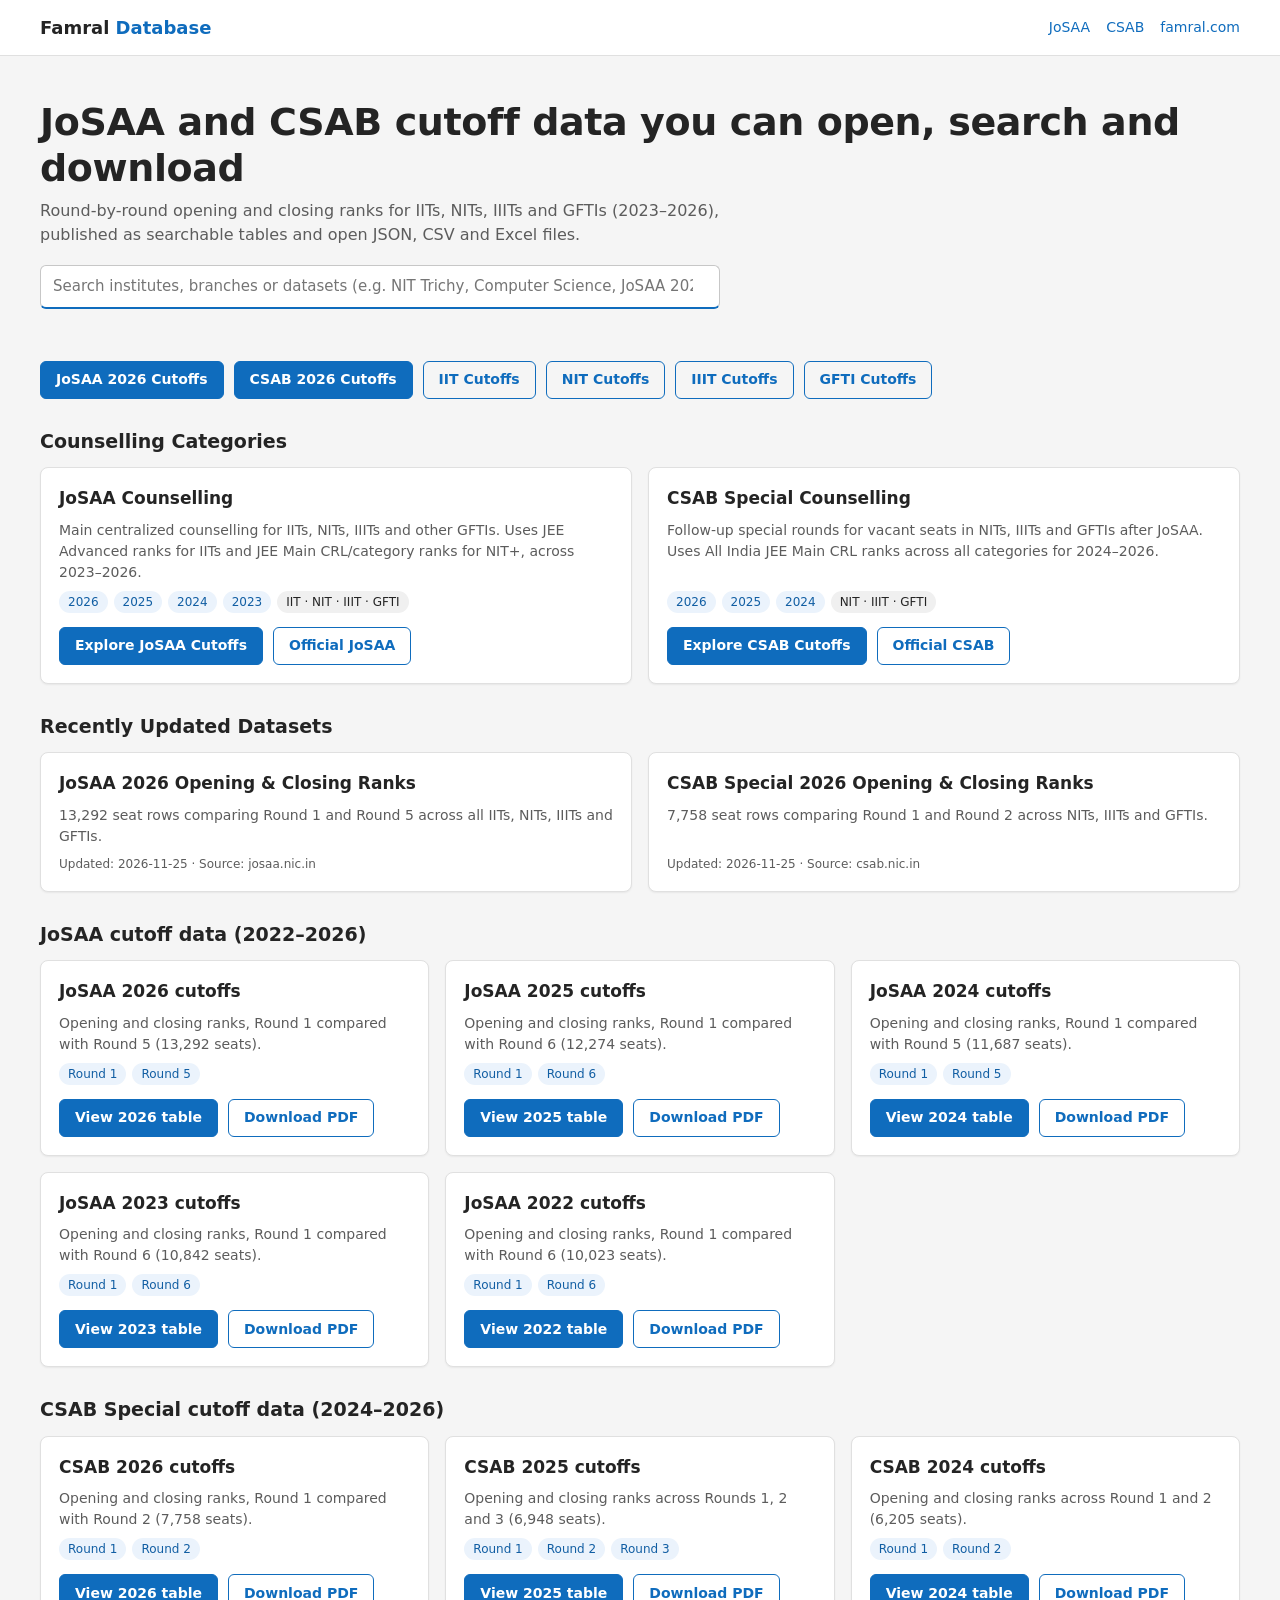
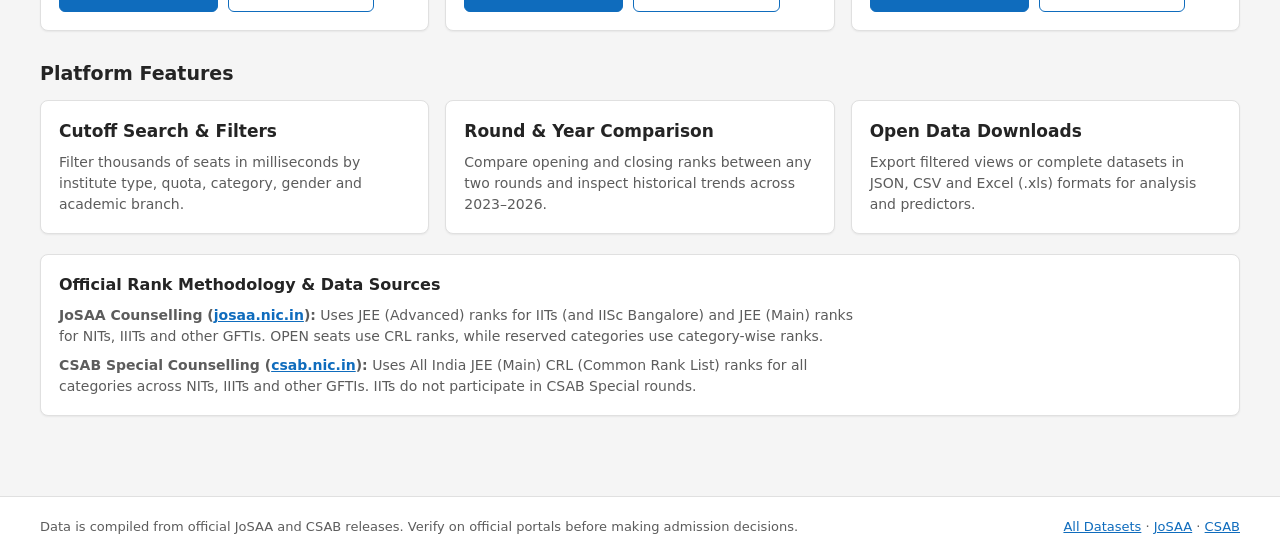
<file: index.html>
<!DOCTYPE html>
<html lang="en">

<head>
  <meta charset="UTF-8">
  <meta name="viewport" content="width=device-width, initial-scale=1">
  <title>JoSAA &amp; CSAB Cutoff Data 2023–2026 | Famral Database</title>
  <meta name="description"
    content="Search JoSAA 2026, 2025, 2024, 2023 and CSAB Special 2026, 2025, 2024 opening and closing ranks for IITs, NITs, IIITs and GFTIs. Compare rounds and download JSON, CSV or Excel.">
  <meta name="robots" content="index, follow, max-snippet:-1, max-image-preview:large">
  <meta name="theme-color" content="#0f6cbd">
  <link rel="canonical" href="https://database.famral.com/">
  <link rel="icon"
    href="data:image/svg+xml,%3Csvg xmlns='http://www.w3.org/2000/svg' viewBox='0 0 32 32'%3E%3Crect width='32' height='32' rx='6' fill='%230f6cbd'/%3E%3Ctext x='16' y='23' font-family='Segoe UI,Arial' font-size='20' font-weight='700' text-anchor='middle' fill='white'%3EF%3C/text%3E%3C/svg%3E">

  <meta property="og:type" content="website">
  <meta property="og:site_name" content="Famral Database">
  <meta property="og:title" content="JoSAA &amp; CSAB Cutoff Data 2023–2026 | Famral Database">
  <meta property="og:description"
    content="Search JoSAA and CSAB Special opening and closing ranks for IITs, NITs, IIITs and GFTIs. Compare rounds, explore institute cutoffs and download JSON, CSV or Excel.">
  <meta property="og:url" content="https://database.famral.com/">
  <meta property="og:locale" content="en_IN">
  <meta name="twitter:card" content="summary">
  <meta name="twitter:title" content="JoSAA &amp; CSAB Cutoff Data 2023–2026 | Famral Database">
  <meta name="twitter:description"
    content="Search JoSAA and CSAB Special opening and closing ranks for IITs, NITs, IIITs and GFTIs. Compare rounds, explore institute cutoffs and download JSON, CSV or Excel.">

  <script type="application/ld+json">
[
  {
    "@context": "https://schema.org",
    "@type": "WebSite",
    "name": "Famral Database",
    "url": "https://database.famral.com/",
    "publisher": {
      "@type": "Organization",
      "name": "Famral",
      "url": "https://www.famral.com/"
    }
  },
  {
    "@context": "https://schema.org",
    "@type": "CollectionPage",
    "name": "JoSAA & CSAB Cutoff Data 2023–2026 | Famral Database",
    "description": "Free JoSAA and CSAB opening and closing rank data for 2023 to 2026, round by round. View searchable tables or download JSON, CSV and Excel files.",
    "url": "https://database.famral.com/",
    "isPartOf": {
      "@type": "WebSite",
      "url": "https://database.famral.com/"
    },
    "mainEntity": {
      "@type": "ItemList",
      "itemListElement": [
        { "@type": "ListItem", "position": 1, "name": "JoSAA 2026 cutoffs", "url": "https://database.famral.com/josaa/cutoff/2026" },
        { "@type": "ListItem", "position": 2, "name": "JoSAA 2025 cutoffs", "url": "https://database.famral.com/josaa/cutoff/2025" },
        { "@type": "ListItem", "position": 3, "name": "JoSAA 2024 cutoffs", "url": "https://database.famral.com/josaa/cutoff/2024" },
        { "@type": "ListItem", "position": 4, "name": "JoSAA 2023 cutoffs", "url": "https://database.famral.com/josaa/cutoff/2023" },
        { "@type": "ListItem", "position": 5, "name": "JoSAA 2022 cutoffs", "url": "https://database.famral.com/josaa/cutoff/2022" },
        { "@type": "ListItem", "position": 6, "name": "CSAB 2026 cutoffs", "url": "https://database.famral.com/csab/cutoff/2026" },
        { "@type": "ListItem", "position": 7, "name": "CSAB 2025 cutoffs", "url": "https://database.famral.com/csab/cutoff/2025" },
        { "@type": "ListItem", "position": 8, "name": "CSAB 2024 cutoffs", "url": "https://database.famral.com/csab/cutoff/2024" }
      ]
    }
  },
  {
    "@context": "https://schema.org",
    "@type": "Dataset",
    "name": "JoSAA 2026 cutoffs: opening and closing ranks",
    "description": "JoSAA 2026 round-by-round opening and closing ranks for every IIT, NIT, IIIT and GFTI seat across quotas, categories and genders.",
    "url": "https://database.famral.com/josaa/cutoff/2026",
    "license": "https://creativecommons.org/licenses/by/4.0/",
    "creator": { "@type": "Organization", "name": "Famral", "url": "https://www.famral.com/" },
    "temporalCoverage": "2026",
    "keywords": ["JoSAA", "JoSAA 2026 cutoff", "IIT cutoff", "NIT cutoff", "opening rank", "closing rank", "2026"],
    "distribution": [{ "@type": "DataDownload", "encodingFormat": "application/json", "contentUrl": "https://database.famral.com/josaa/cutoff/2026.json" }]
  },
  {
    "@context": "https://schema.org",
    "@type": "Dataset",
    "name": "JoSAA 2025 cutoffs: opening and closing ranks",
    "description": "JoSAA 2025 round-by-round opening and closing ranks for every IIT, NIT, IIIT and GFTI seat across quotas, categories and genders.",
    "url": "https://database.famral.com/josaa/cutoff/2025",
    "license": "https://creativecommons.org/licenses/by/4.0/",
    "creator": { "@type": "Organization", "name": "Famral", "url": "https://www.famral.com/" },
    "temporalCoverage": "2025",
    "keywords": ["JoSAA", "cutoff", "opening rank", "closing rank", "2025"],
    "distribution": [{ "@type": "DataDownload", "encodingFormat": "application/json", "contentUrl": "https://database.famral.com/josaa/cutoff/2025.json" }]
  },
  {
    "@context": "https://schema.org",
    "@type": "Dataset",
    "name": "JoSAA 2024 cutoffs: opening and closing ranks",
    "description": "JoSAA 2024 opening and closing ranks comparing Round 1 and Round 5 for every IIT, NIT, IIIT and GFTI seat across quotas and categories.",
    "url": "https://database.famral.com/josaa/cutoff/2024",
    "license": "https://creativecommons.org/licenses/by/4.0/",
    "creator": { "@type": "Organization", "name": "Famral", "url": "https://www.famral.com/" },
    "temporalCoverage": "2024",
    "keywords": ["JoSAA", "cutoff", "opening rank", "closing rank", "2024"],
    "distribution": [{ "@type": "DataDownload", "encodingFormat": "application/json", "contentUrl": "https://database.famral.com/josaa/cutoff/2024.json" }]
  },
  {
    "@context": "https://schema.org",
    "@type": "Dataset",
    "name": "JoSAA 2023 cutoffs: opening and closing ranks",
    "description": "JoSAA 2023 opening and closing ranks comparing Round 1 and Round 6 for every IIT, NIT, IIIT and GFTI seat across quotas and categories.",
    "url": "https://database.famral.com/josaa/cutoff/2023",
    "license": "https://creativecommons.org/licenses/by/4.0/",
    "creator": { "@type": "Organization", "name": "Famral", "url": "https://www.famral.com/" },
    "temporalCoverage": "2023",
    "keywords": ["JoSAA", "cutoff", "opening rank", "closing rank", "2023"],
    "distribution": [{ "@type": "DataDownload", "encodingFormat": "application/json", "contentUrl": "https://database.famral.com/josaa/cutoff/2023.json" }]
  },
  {
    "@context": "https://schema.org",
    "@type": "Dataset",
    "name": "JoSAA 2022 cutoffs: opening and closing ranks",
    "description": "JoSAA 2022 opening and closing ranks comparing Round 1 and Round 6 for every IIT, NIT, IIIT and GFTI seat across quotas and categories.",
    "url": "https://database.famral.com/josaa/cutoff/2022",
    "license": "https://creativecommons.org/licenses/by/4.0/",
    "creator": { "@type": "Organization", "name": "Famral", "url": "https://www.famral.com/" },
    "temporalCoverage": "2022",
    "keywords": ["JoSAA", "cutoff", "opening rank", "closing rank", "2022"],
    "distribution": [{ "@type": "DataDownload", "encodingFormat": "application/json", "contentUrl": "https://database.famral.com/josaa/cutoff/2022.json" }]
  },
  {
    "@context": "https://schema.org",
    "@type": "Dataset",
    "name": "CSAB 2026 cutoffs: opening and closing ranks",
    "description": "CSAB 2026 special round opening and closing ranks comparing Round 1 and Round 2 for NITs, IIITs and other GFTIs across quotas and categories.",
    "url": "https://database.famral.com/csab/cutoff/2026",
    "license": "https://creativecommons.org/licenses/by/4.0/",
    "creator": { "@type": "Organization", "name": "Famral", "url": "https://www.famral.com/" },
    "temporalCoverage": "2026",
    "keywords": ["CSAB", "CSAB Special 2026 cutoff", "opening rank", "closing rank", "2026"],
    "distribution": [{ "@type": "DataDownload", "encodingFormat": "application/json", "contentUrl": "https://database.famral.com/csab/cutoff/2026.json" }]
  },
  {
    "@context": "https://schema.org",
    "@type": "Dataset",
    "name": "CSAB 2025 cutoffs: opening and closing ranks",
    "description": "CSAB 2025 special round opening and closing ranks across Rounds 1, 2 and 3 for NITs, IIITs and other GFTIs across quotas and categories.",
    "url": "https://database.famral.com/csab/cutoff/2025",
    "license": "https://creativecommons.org/licenses/by/4.0/",
    "creator": { "@type": "Organization", "name": "Famral", "url": "https://www.famral.com/" },
    "temporalCoverage": "2025",
    "keywords": ["CSAB", "cutoff", "opening rank", "closing rank", "2025"],
    "distribution": [{ "@type": "DataDownload", "encodingFormat": "application/json", "contentUrl": "https://database.famral.com/csab/cutoff/2025.json" }]
  },
  {
    "@context": "https://schema.org",
    "@type": "Dataset",
    "name": "CSAB 2024 cutoffs: opening and closing ranks",
    "description": "CSAB 2024 special round opening and closing ranks across Round 1 and Round 2 for NITs, IIITs and other GFTIs across quotas and categories.",
    "url": "https://database.famral.com/csab/cutoff/2024",
    "license": "https://creativecommons.org/licenses/by/4.0/",
    "creator": { "@type": "Organization", "name": "Famral", "url": "https://www.famral.com/" },
    "temporalCoverage": "2024",
    "keywords": ["CSAB", "cutoff", "opening rank", "closing rank", "2024"],
    "distribution": [{ "@type": "DataDownload", "encodingFormat": "application/json", "contentUrl": "https://database.famral.com/csab/cutoff/2024.json" }]
  }
]
</script>
  <link rel="stylesheet" href="/assets/css/site.css">
</head>

<body>

  <header id="site-header" class="top" data-narrow="1"></header>

  <section class="hero narrow">
    <div>
      <h1>JoSAA and CSAB cutoff data you can open, search and download</h1>
      <p>Round-by-round opening and closing ranks for IITs, NITs, IIITs and GFTIs (2023–2026), published as searchable
        tables and open JSON, CSV and Excel files.</p>
      <div class="search-wrap" style="margin-top:18px">
        <label for="q" hidden>Search institutes, branches or cutoff datasets</label>
        <input id="q" type="search"
          placeholder="Search institutes, branches or datasets (e.g. NIT Trichy, Computer Science, JoSAA 2026)"
          autocomplete="off">
        <div class="card search-results" id="q-results" aria-live="polite"></div>
      </div>
    </div>
  </section>

  <main class="narrow">
    <section class="section" aria-label="Quick access">
      <div class="actions" style="margin-top:0">
        <a class="btn primary" href="/josaa/cutoff/2026">JoSAA 2026 Cutoffs</a>
        <a class="btn primary" href="/csab/cutoff/2026">CSAB 2026 Cutoffs</a>
        <a class="btn ghost" href="/josaa/cutoff/2026?type=IIT">IIT Cutoffs</a>
        <a class="btn ghost" href="/josaa/cutoff/2026?type=NIT">NIT Cutoffs</a>
        <a class="btn ghost" href="/josaa/cutoff/2026?type=3IT">IIIT Cutoffs</a>
        <a class="btn ghost" href="/josaa/cutoff/2026?type=CFI">GFTI Cutoffs</a>
      </div>
    </section>

    <section class="section" aria-labelledby="h-cats">
      <h2 id="h-cats">Counselling Categories</h2>
      <div class="grid-2">
        <article class="card dataset-card">
          <h3><a href="/josaa/">JoSAA Counselling</a></h3>
          <p>Main centralized counselling for IITs, NITs, IIITs and other GFTIs. Uses JEE Advanced ranks for IITs and
            JEE Main CRL/category ranks for NIT+, across 2023–2026.</p>
          <ul class="tags">
            <li class="tag">2026</li>
            <li class="tag">2025</li>
            <li class="tag">2024</li>
            <li class="tag">2023</li>
            <li class="tag neutral">IIT · NIT · IIIT · GFTI</li>
          </ul>
          <div class="actions">
            <a class="btn primary" href="/josaa/cutoff/">Explore JoSAA Cutoffs</a>
            <a class="btn ghost" href="https://josaa.nic.in/" target="_blank" rel="noopener noreferrer">Official
              JoSAA</a>
          </div>
        </article>
        <article class="card dataset-card">
          <h3><a href="/csab/">CSAB Special Counselling</a></h3>
          <p>Follow-up special rounds for vacant seats in NITs, IIITs and GFTIs after JoSAA. Uses All India JEE Main CRL
            ranks across all categories for 2024–2026.</p>
          <ul class="tags">
            <li class="tag">2026</li>
            <li class="tag">2025</li>
            <li class="tag">2024</li>
            <li class="tag neutral">NIT · IIIT · GFTI</li>
          </ul>
          <div class="actions">
            <a class="btn primary" href="/csab/cutoff/">Explore CSAB Cutoffs</a>
            <a class="btn ghost" href="https://csab.nic.in/" target="_blank" rel="noopener noreferrer">Official CSAB</a>
          </div>
        </article>
      </div>
    </section>

    <section class="section" aria-labelledby="h-recent">
      <h2 id="h-recent">Recently Updated Datasets</h2>
      <div class="grid-2">
        <article class="card dataset-card">
          <h3><a href="/josaa/cutoff/2026">JoSAA 2026 Opening &amp; Closing Ranks</a></h3>
          <p>13,292 seat rows comparing Round 1 and Round 5 across all IITs, NITs, IIITs and GFTIs.</p>
          <div class="card-meta">Updated: 2026-11-25 · Source: josaa.nic.in</div>
        </article>
        <article class="card dataset-card">
          <h3><a href="/csab/cutoff/2026">CSAB Special 2026 Opening &amp; Closing Ranks</a></h3>
          <p>7,758 seat rows comparing Round 1 and Round 2 across NITs, IIITs and GFTIs.</p>
          <div class="card-meta">Updated: 2026-11-25 · Source: csab.nic.in</div>
        </article>
      </div>
    </section>

    <section class="group" aria-labelledby="h-josaa">
      <h2 id="h-josaa">JoSAA cutoff data (2022–2026)</h2>
      <div class="grid">
        <article class="card dataset-card"
          data-search="josaa 2026 cutoffs opening and closing ranks, round by round. josaa 2026 round 1 round 5">
          <h3><a href="/josaa/cutoff/2026">JoSAA 2026 cutoffs</a></h3>
          <p>Opening and closing ranks, Round 1 compared with Round 5 (13,292 seats).</p>
          <ul class="tags">
            <li class="tag">Round 1</li>
            <li class="tag">Round 5</li>
          </ul>
          <div class="actions">
            <a class="btn primary" href="/josaa/cutoff/2026">View 2026 table</a>
            <button class="btn ghost" type="button" data-pdf-counselling="josaa" data-pdf-year="2026">Download PDF</button>
          </div>
        </article>
        <article class="card dataset-card"
          data-search="josaa 2025 cutoffs opening and closing ranks, round by round. josaa 2025 round 1 round 6">
          <h3><a href="/josaa/cutoff/2025">JoSAA 2025 cutoffs</a></h3>
          <p>Opening and closing ranks, Round 1 compared with Round 6 (12,274 seats).</p>
          <ul class="tags">
            <li class="tag">Round 1</li>
            <li class="tag">Round 6</li>
          </ul>
          <div class="actions">
            <a class="btn primary" href="/josaa/cutoff/2025">View 2025 table</a>
            <button class="btn ghost" type="button" data-pdf-counselling="josaa" data-pdf-year="2025">Download PDF</button>
          </div>
        </article>
        <article class="card dataset-card"
          data-search="josaa 2024 cutoffs opening and closing ranks, round 1 compared with round 5. josaa 2024">
          <h3><a href="/josaa/cutoff/2024">JoSAA 2024 cutoffs</a></h3>
          <p>Opening and closing ranks, Round 1 compared with Round 5 (11,687 seats).</p>
          <ul class="tags">
            <li class="tag">Round 1</li>
            <li class="tag">Round 5</li>
          </ul>
          <div class="actions">
            <a class="btn primary" href="/josaa/cutoff/2024">View 2024 table</a>
            <button class="btn ghost" type="button" data-pdf-counselling="josaa" data-pdf-year="2024">Download PDF</button>
          </div>
        </article>
        <article class="card dataset-card"
          data-search="josaa 2023 cutoffs opening and closing ranks, round 1 compared with round 6. josaa 2023">
          <h3><a href="/josaa/cutoff/2023">JoSAA 2023 cutoffs</a></h3>
          <p>Opening and closing ranks, Round 1 compared with Round 6 (10,842 seats).</p>
          <ul class="tags">
            <li class="tag">Round 1</li>
            <li class="tag">Round 6</li>
          </ul>
          <div class="actions">
            <a class="btn primary" href="/josaa/cutoff/2023">View 2023 table</a>
            <button class="btn ghost" type="button" data-pdf-counselling="josaa" data-pdf-year="2023">Download PDF</button>
          </div>
        </article>
        <article class="card dataset-card"
          data-search="josaa 2022 cutoffs opening and closing ranks, round 1 compared with round 6. josaa 2022">
          <h3><a href="/josaa/cutoff/2022">JoSAA 2022 cutoffs</a></h3>
          <p>Opening and closing ranks, Round 1 compared with Round 6 (10,023 seats).</p>
          <ul class="tags">
            <li class="tag">Round 1</li>
            <li class="tag">Round 6</li>
          </ul>
          <div class="actions">
            <a class="btn primary" href="/josaa/cutoff/2022">View 2022 table</a>
            <button class="btn ghost" type="button" data-pdf-counselling="josaa" data-pdf-year="2022">Download PDF</button>
          </div>
        </article>
      </div>
    </section>

    <section class="group" aria-labelledby="h-csab">
      <h2 id="h-csab">CSAB Special cutoff data (2024–2026)</h2>
      <div class="grid">
        <article class="card dataset-card"
          data-search="csab 2026 cutoffs opening and closing ranks, round 1 compared with round 2. csab 2026">
          <h3><a href="/csab/cutoff/2026">CSAB 2026 cutoffs</a></h3>
          <p>Opening and closing ranks, Round 1 compared with Round 2 (7,758 seats).</p>
          <ul class="tags">
            <li class="tag">Round 1</li>
            <li class="tag">Round 2</li>
          </ul>
          <div class="actions">
            <a class="btn primary" href="/csab/cutoff/2026">View 2026 table</a>
            <button class="btn ghost" type="button" data-pdf-counselling="csab" data-pdf-year="2026">Download PDF</button>
          </div>
        </article>
        <article class="card dataset-card"
          data-search="csab 2025 cutoffs opening and closing ranks across rounds 1, 2 and 3. csab 2025">
          <h3><a href="/csab/cutoff/2025">CSAB 2025 cutoffs</a></h3>
          <p>Opening and closing ranks across Rounds 1, 2 and 3 (6,948 seats).</p>
          <ul class="tags">
            <li class="tag">Round 1</li>
            <li class="tag">Round 2</li>
            <li class="tag">Round 3</li>
          </ul>
          <div class="actions">
            <a class="btn primary" href="/csab/cutoff/2025">View 2025 table</a>
            <button class="btn ghost" type="button" data-pdf-counselling="csab" data-pdf-year="2025">Download PDF</button>
          </div>
        </article>
        <article class="card dataset-card"
          data-search="csab 2024 cutoffs opening and closing ranks across rounds 1 and 2. csab 2024">
          <h3><a href="/csab/cutoff/2024">CSAB 2024 cutoffs</a></h3>
          <p>Opening and closing ranks across Round 1 and 2 (6,205 seats).</p>
          <ul class="tags">
            <li class="tag">Round 1</li>
            <li class="tag">Round 2</li>
          </ul>
          <div class="actions">
            <a class="btn primary" href="/csab/cutoff/2024">View 2024 table</a>
            <button class="btn ghost" type="button" data-pdf-counselling="csab" data-pdf-year="2024">Download PDF</button>
          </div>
        </article>
      </div>
    </section>

    <div class="empty-box" id="empty">No dataset matches your search. Try a year, institute name, or counselling name
      such as JoSAA or CSAB.</div>

    <section class="section" aria-labelledby="h-features">
      <h2 id="h-features">Platform Features</h2>
      <div class="grid-3">
        <div class="card dataset-card">
          <h3>Cutoff Search &amp; Filters</h3>
          <p>Filter thousands of seats in milliseconds by institute type, quota, category, gender and academic branch.
          </p>
        </div>
        <div class="card dataset-card">
          <h3>Round &amp; Year Comparison</h3>
          <p>Compare opening and closing ranks between any two rounds and inspect historical trends across 2023–2026.
          </p>
        </div>
        <div class="card dataset-card">
          <h3>Open Data Downloads</h3>
          <p>Export filtered views or complete datasets in JSON, CSV and Excel (.xls) formats for analysis and
            predictors.</p>
        </div>
      </div>
    </section>

    <section class="card methodology" aria-labelledby="h-method">
      <h2 id="h-method">Official Rank Methodology &amp; Data Sources</h2>
      <p><strong>JoSAA Counselling (<a href="https://josaa.nic.in/" target="_blank"
            rel="noopener noreferrer">josaa.nic.in</a>):</strong> Uses JEE (Advanced) ranks for IITs (and IISc
        Bangalore) and JEE (Main) ranks for NITs, IIITs and other GFTIs. OPEN seats use CRL ranks, while reserved
        categories use category-wise ranks.</p>
      <p><strong>CSAB Special Counselling (<a href="https://csab.nic.in/" target="_blank"
            rel="noopener noreferrer">csab.nic.in</a>):</strong> Uses All India JEE (Main) CRL (Common Rank List) ranks
        for all categories across NITs, IIITs and other GFTIs. IITs do not participate in CSAB Special rounds.</p>
    </section>
  </main>

  <footer id="site-footer" data-narrow="1"></footer>

  <script src="/assets/js/layout.js"></script>
  <script src="/assets/js/counselling-config.js"></script>
  <script src="/assets/js/pdf-export.js"></script>
  <script>
    (function () {
      var q = document.getElementById('q');
      var results = document.getElementById('q-results');
      var cards = [...document.querySelectorAll('.group .card')];
      var groups = [...document.querySelectorAll('.group')];
      var empty = document.getElementById('empty');

      function esc(s) {
        return String(s).replace(/[&<>"]/g, function (c) {
          return { '&': '&amp;', '<': '&lt;', '>': '&gt;', '"': '&quot;' }[c];
        });
      }

      q.addEventListener('input', function () {
        var raw = q.value.trim();
        var term = raw.toLowerCase();
        var shown = 0;
        cards.forEach(function (c) {
          var hit = !term || c.dataset.search.includes(term);
          c.hidden = !hit;
          if (hit) shown++;
        });
        groups.forEach(function (g) { g.hidden = !g.querySelector('.card:not([hidden])'); });
        empty.style.display = shown ? 'none' : 'block';

        if (term.length < 2) {
          results.classList.remove('open');
          results.innerHTML = '';
          return;
        }

        var enc = encodeURIComponent(raw);
        var html =
          '<a class="search-hit" href="/josaa/cutoff/2026?q=' + enc + '"><span>Search “' + esc(raw) + '” in <strong>JoSAA 2026</strong></span><small>Table →</small></a>' +
          '<a class="search-hit" href="/josaa/cutoff/2025?q=' + enc + '"><span>Search “' + esc(raw) + '” in <strong>JoSAA 2025</strong></span><small>Table →</small></a>' +
          '<a class="search-hit" href="/csab/cutoff/2026?q=' + enc + '"><span>Search “' + esc(raw) + '” in <strong>CSAB 2026</strong></span><small>Table →</small></a>' +
          '<a class="search-hit" href="/csab/cutoff/2025?q=' + enc + '"><span>Search “' + esc(raw) + '” in <strong>CSAB 2025</strong></span><small>Table →</small></a>';
        results.innerHTML = html;
        results.classList.add('open');
      });

      document.addEventListener('click', function (e) {
        if (!results.contains(e.target) && e.target !== q) {
          results.classList.remove('open');
        }
      });
      document.addEventListener('keydown', function (e) {
        if (e.key === 'Escape') {
          results.classList.remove('open');
        }
      });
    })();
  </script>
</body>

</html>
</file>
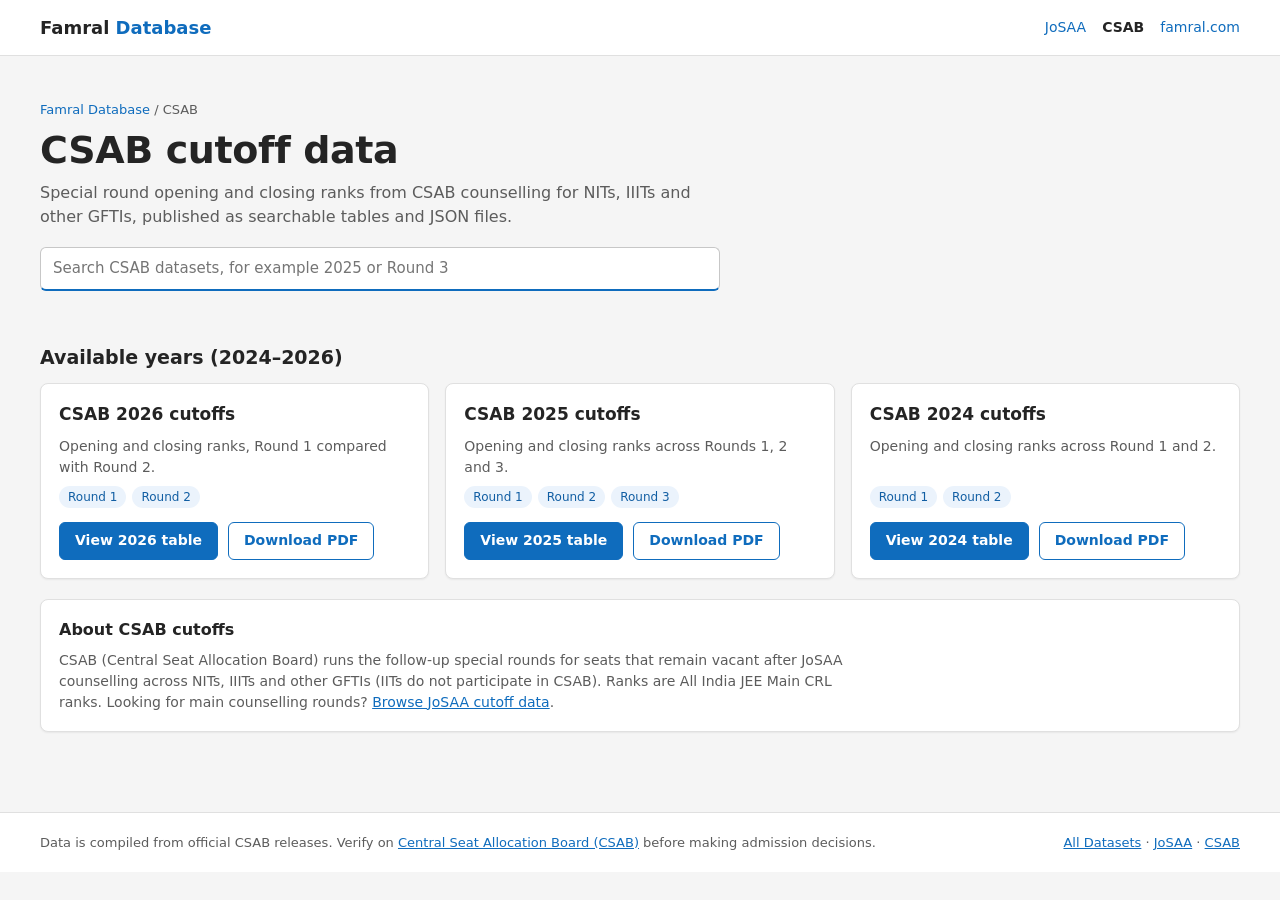
<file: csab/index.html>
<!DOCTYPE html>
<html lang="en">
<head>
<meta charset="UTF-8">
<meta name="viewport" content="width=device-width, initial-scale=1">
<title>CSAB Cutoff Data 2024–2026 | Famral Database</title>
<meta name="description" content="Free CSAB special round opening and closing rank data for 2024 to 2026, round by round, for NITs, IIITs and GFTIs. View searchable tables or download JSON files.">
<meta name="robots" content="index, follow, max-snippet:-1, max-image-preview:large">
<meta name="theme-color" content="#0f6cbd">
<link rel="canonical" href="https://database.famral.com/csab/">
<link rel="icon" href="data:image/svg+xml,%3Csvg xmlns='http://www.w3.org/2000/svg' viewBox='0 0 32 32'%3E%3Crect width='32' height='32' rx='6' fill='%230f6cbd'/%3E%3Ctext x='16' y='23' font-family='Segoe UI,Arial' font-size='20' font-weight='700' text-anchor='middle' fill='white'%3EF%3C/text%3E%3C/svg%3E">

<meta property="og:type" content="website">
<meta property="og:site_name" content="Famral Database">
<meta property="og:title" content="CSAB Cutoff Data 2024–2026 | Famral Database">
<meta property="og:description" content="Free CSAB special round opening and closing rank data for 2024 to 2026, round by round, for NITs, IIITs and GFTIs. View searchable tables or download JSON files.">
<meta property="og:url" content="https://database.famral.com/csab/">
<meta property="og:locale" content="en_IN">
<meta name="twitter:card" content="summary">
<meta name="twitter:title" content="CSAB Cutoff Data 2024–2026 | Famral Database">
<meta name="twitter:description" content="Free CSAB special round opening and closing rank data for 2024 to 2026, round by round, for NITs, IIITs and GFTIs. View searchable tables or download JSON files.">

<script type="application/ld+json">
[
  {
    "@context": "https://schema.org",
    "@type": "CollectionPage",
    "name": "CSAB Cutoff Data 2024–2026 | Famral Database",
    "description": "Free CSAB special round opening and closing rank data for 2024 to 2026, round by round, for NITs, IIITs and GFTIs.",
    "url": "https://database.famral.com/csab/",
    "isPartOf": {
      "@type": "WebSite",
      "name": "Famral Database",
      "url": "https://database.famral.com/"
    },
    "mainEntity": {
      "@type": "ItemList",
      "itemListElement": [
        {
          "@type": "ListItem",
          "position": 1,
          "name": "CSAB 2026 cutoffs",
          "url": "https://database.famral.com/csab/cutoff/2026"
        },
        {
          "@type": "ListItem",
          "position": 2,
          "name": "CSAB 2025 cutoffs",
          "url": "https://database.famral.com/csab/cutoff/2025"
        },
        {
          "@type": "ListItem",
          "position": 3,
          "name": "CSAB 2024 cutoffs",
          "url": "https://database.famral.com/csab/cutoff/2024"
        }
      ]
    }
  },
  {
    "@context": "https://schema.org",
    "@type": "BreadcrumbList",
    "itemListElement": [
      { "@type": "ListItem", "position": 1, "name": "Famral Database", "item": "https://database.famral.com/" },
      { "@type": "ListItem", "position": 2, "name": "CSAB", "item": "https://database.famral.com/csab/" }
    ]
  }
]
</script>

<link rel="stylesheet" href="/assets/css/site.css">
</head>
<body>

<header id="site-header" class="top" data-active="csab" data-narrow="1"></header>

<section class="hero narrow">
  <div>
    <nav class="crumb" aria-label="Breadcrumb"><a href="/">Famral Database</a> / <span>CSAB</span></nav>
    <h1>CSAB cutoff data</h1>
    <p>Special round opening and closing ranks from CSAB counselling for NITs, IIITs and other GFTIs, published as searchable tables and JSON files.</p>
    <div class="search-wrap" style="margin-top:18px">
      <label for="q" hidden>Search CSAB datasets</label>
      <input id="q" type="search" placeholder="Search CSAB datasets, for example 2025 or Round 3" autocomplete="off">
    </div>
  </div>
</section>

<main class="narrow">
  <section class="group" aria-labelledby="h-csab">
    <h2 id="h-csab">Available years (2024–2026)</h2>
    <div class="grid">
      <article class="card dataset-card" data-search="csab 2026 cutoffs opening and closing ranks, round 1 compared with round 2.">
        <h3><a href="/csab/cutoff/2026">CSAB 2026 cutoffs</a></h3>
        <p>Opening and closing ranks, Round 1 compared with Round 2.</p>
        <ul class="tags"><li class="tag">Round 1</li><li class="tag">Round 2</li></ul>
        <div class="actions">
          <a class="btn primary" href="/csab/cutoff/2026">View 2026 table</a>
          <button class="btn ghost" type="button" data-pdf-counselling="csab" data-pdf-year="2026">Download PDF</button>
        </div>
      </article>
      <article class="card dataset-card" data-search="csab 2025 cutoffs opening and closing ranks across rounds 1, 2 and 3.">
        <h3><a href="/csab/cutoff/2025">CSAB 2025 cutoffs</a></h3>
        <p>Opening and closing ranks across Rounds 1, 2 and 3.</p>
        <ul class="tags"><li class="tag">Round 1</li><li class="tag">Round 2</li><li class="tag">Round 3</li></ul>
        <div class="actions">
          <a class="btn primary" href="/csab/cutoff/2025">View 2025 table</a>
          <button class="btn ghost" type="button" data-pdf-counselling="csab" data-pdf-year="2025">Download PDF</button>
        </div>
      </article>
      <article class="card dataset-card" data-search="csab 2024 cutoffs opening and closing ranks across rounds 1 and 2.">
        <h3><a href="/csab/cutoff/2024">CSAB 2024 cutoffs</a></h3>
        <p>Opening and closing ranks across Round 1 and 2.</p>
        <ul class="tags"><li class="tag">Round 1</li><li class="tag">Round 2</li></ul>
        <div class="actions">
          <a class="btn primary" href="/csab/cutoff/2024">View 2024 table</a>
          <button class="btn ghost" type="button" data-pdf-counselling="csab" data-pdf-year="2024">Download PDF</button>
        </div>
      </article>
    </div>
  </section>
  <div class="empty-box" id="empty">No CSAB dataset matches your search. Try a year such as 2026 or 2025.</div>

  <section class="card methodology">
    <h2>About CSAB cutoffs</h2>
    <p>CSAB (Central Seat Allocation Board) runs the follow-up special rounds for seats that remain vacant after JoSAA counselling across NITs, IIITs and other GFTIs (IITs do not participate in CSAB). Ranks are All India JEE Main CRL ranks. Looking for main counselling rounds? <a href="/josaa/">Browse JoSAA cutoff data</a>.</p>
  </section>
</main>

<footer id="site-footer" data-narrow="1" data-counselling="csab"></footer>

<script src="/assets/js/layout.js"></script>
<script src="/assets/js/counselling-config.js"></script>
<script src="/assets/js/pdf-export.js"></script>
<script>
  const q = document.getElementById("q");
  const cards = [...document.querySelectorAll(".card")];
  const groups = [...document.querySelectorAll(".group")];
  const empty = document.getElementById("empty");
  q.addEventListener("input", () => {
    const term = q.value.trim().toLowerCase();
    let shown = 0;
    cards.forEach(c => {
      const hit = !term || c.dataset.search.includes(term);
      c.hidden = !hit;
      if (hit) shown++;
    });
    groups.forEach(g => { g.hidden = !g.querySelector(".card:not([hidden])"); });
    empty.style.display = shown ? "none" : "block";
  });
</script>
</body>
</html>
</file>
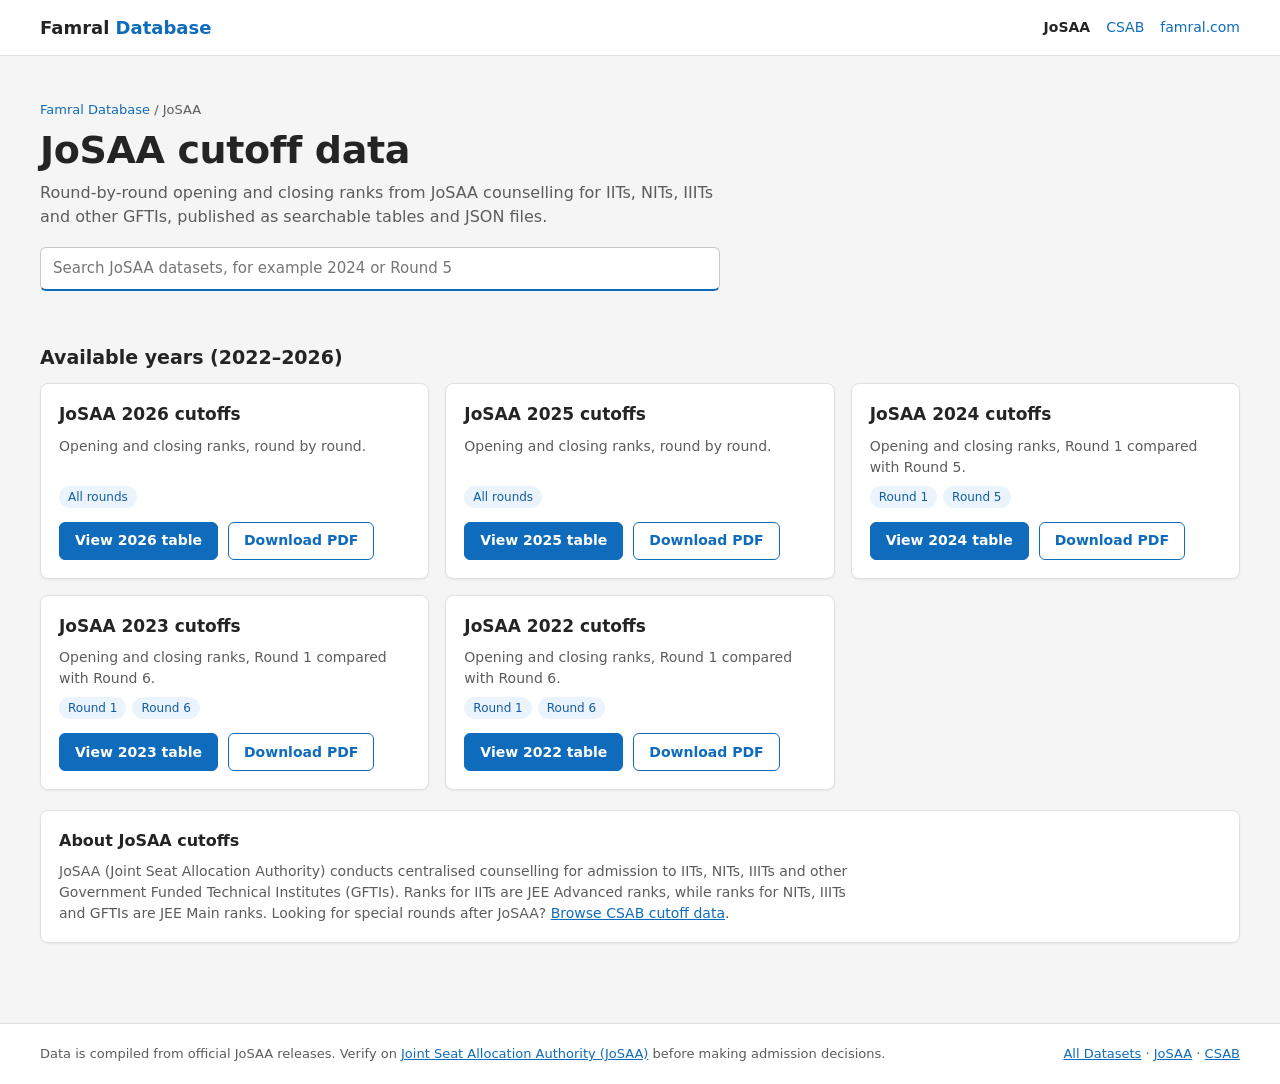
<file: josaa/index.html>
<!DOCTYPE html>
<html lang="en">
<head>
<meta charset="UTF-8">
<meta name="viewport" content="width=device-width, initial-scale=1">
<title>JoSAA Cutoff Data 2023–2026 | Famral Database</title>
<meta name="description" content="Free JoSAA opening and closing rank data for 2023 to 2026, round by round, for IITs, NITs, IIITs and GFTIs. View searchable tables or download JSON files.">
<meta name="robots" content="index, follow, max-snippet:-1, max-image-preview:large">
<meta name="theme-color" content="#0f6cbd">
<link rel="canonical" href="https://database.famral.com/josaa/">
<link rel="icon" href="data:image/svg+xml,%3Csvg xmlns='http://www.w3.org/2000/svg' viewBox='0 0 32 32'%3E%3Crect width='32' height='32' rx='6' fill='%230f6cbd'/%3E%3Ctext x='16' y='23' font-family='Segoe UI,Arial' font-size='20' font-weight='700' text-anchor='middle' fill='white'%3EF%3C/text%3E%3C/svg%3E">

<meta property="og:type" content="website">
<meta property="og:site_name" content="Famral Database">
<meta property="og:title" content="JoSAA Cutoff Data 2023–2026 | Famral Database">
<meta property="og:description" content="Free JoSAA opening and closing rank data for 2023 to 2026, round by round, for IITs, NITs, IIITs and GFTIs. View searchable tables or download JSON files.">
<meta property="og:url" content="https://database.famral.com/josaa/">
<meta property="og:locale" content="en_IN">
<meta name="twitter:card" content="summary">
<meta name="twitter:title" content="JoSAA Cutoff Data 2023–2026 | Famral Database">
<meta name="twitter:description" content="Free JoSAA opening and closing rank data for 2023 to 2026, round by round, for IITs, NITs, IIITs and GFTIs. View searchable tables or download JSON files.">

<script type="application/ld+json">
[
  {
    "@context": "https://schema.org",
    "@type": "CollectionPage",
    "name": "JoSAA Cutoff Data 2023–2026 | Famral Database",
    "description": "Free JoSAA opening and closing rank data for 2023 to 2026, round by round, for IITs, NITs, IIITs and GFTIs.",
    "url": "https://database.famral.com/josaa/",
    "isPartOf": {
      "@type": "WebSite",
      "name": "Famral Database",
      "url": "https://database.famral.com/"
    },
    "mainEntity": {
      "@type": "ItemList",
      "itemListElement": [
        {
          "@type": "ListItem",
          "position": 1,
          "name": "JoSAA 2026 cutoffs",
          "url": "https://database.famral.com/josaa/cutoff/2026"
        },
        {
          "@type": "ListItem",
          "position": 2,
          "name": "JoSAA 2025 cutoffs",
          "url": "https://database.famral.com/josaa/cutoff/2025"
        },
        {
          "@type": "ListItem",
          "position": 3,
          "name": "JoSAA 2024 cutoffs",
          "url": "https://database.famral.com/josaa/cutoff/2024"
        },
        {
          "@type": "ListItem",
          "position": 4,
          "name": "JoSAA 2023 cutoffs",
          "url": "https://database.famral.com/josaa/cutoff/2023"
        },
        {
          "@type": "ListItem",
          "position": 5,
          "name": "JoSAA 2022 cutoffs",
          "url": "https://database.famral.com/josaa/cutoff/2022"
        }
      ]
    }
  },
  {
    "@context": "https://schema.org",
    "@type": "BreadcrumbList",
    "itemListElement": [
      { "@type": "ListItem", "position": 1, "name": "Famral Database", "item": "https://database.famral.com/" },
      { "@type": "ListItem", "position": 2, "name": "JoSAA", "item": "https://database.famral.com/josaa/" }
    ]
  }
]
</script>

<link rel="stylesheet" href="/assets/css/site.css">
</head>
<body>

<header id="site-header" class="top" data-active="josaa" data-narrow="1"></header>

<section class="hero narrow">
  <div>
    <nav class="crumb" aria-label="Breadcrumb"><a href="/">Famral Database</a> / <span>JoSAA</span></nav>
    <h1>JoSAA cutoff data</h1>
    <p>Round-by-round opening and closing ranks from JoSAA counselling for IITs, NITs, IIITs and other GFTIs, published as searchable tables and JSON files.</p>
    <div class="search-wrap" style="margin-top:18px">
      <label for="q" hidden>Search JoSAA datasets</label>
      <input id="q" type="search" placeholder="Search JoSAA datasets, for example 2024 or Round 5" autocomplete="off">
    </div>
  </div>
</section>

<main class="narrow">
  <section class="group" aria-labelledby="h-josaa">
    <h2 id="h-josaa">Available years (2022–2026)</h2>
    <div class="grid">
      <article class="card dataset-card" data-search="josaa 2026 cutoffs opening and closing ranks, round by round. all rounds">
        <h3><a href="/josaa/cutoff/2026">JoSAA 2026 cutoffs</a></h3>
        <p>Opening and closing ranks, round by round.</p>
        <ul class="tags"><li class="tag">All rounds</li></ul>
        <div class="actions">
          <a class="btn primary" href="/josaa/cutoff/2026">View 2026 table</a>
          <button class="btn ghost" type="button" data-pdf-counselling="josaa" data-pdf-year="2026">Download PDF</button>
        </div>
      </article>
      <article class="card dataset-card" data-search="josaa 2025 cutoffs opening and closing ranks, round by round. all rounds">
        <h3><a href="/josaa/cutoff/2025">JoSAA 2025 cutoffs</a></h3>
        <p>Opening and closing ranks, round by round.</p>
        <ul class="tags"><li class="tag">All rounds</li></ul>
        <div class="actions">
          <a class="btn primary" href="/josaa/cutoff/2025">View 2025 table</a>
          <button class="btn ghost" type="button" data-pdf-counselling="josaa" data-pdf-year="2025">Download PDF</button>
        </div>
      </article>
      <article class="card dataset-card" data-search="josaa 2024 cutoffs opening and closing ranks, round 1 compared with round 5.">
        <h3><a href="/josaa/cutoff/2024">JoSAA 2024 cutoffs</a></h3>
        <p>Opening and closing ranks, Round 1 compared with Round 5.</p>
        <ul class="tags"><li class="tag">Round 1</li><li class="tag">Round 5</li></ul>
        <div class="actions">
          <a class="btn primary" href="/josaa/cutoff/2024">View 2024 table</a>
          <button class="btn ghost" type="button" data-pdf-counselling="josaa" data-pdf-year="2024">Download PDF</button>
        </div>
      </article>
      <article class="card dataset-card" data-search="josaa 2023 cutoffs opening and closing ranks, round 1 compared with round 6.">
        <h3><a href="/josaa/cutoff/2023">JoSAA 2023 cutoffs</a></h3>
        <p>Opening and closing ranks, Round 1 compared with Round 6.</p>
        <ul class="tags"><li class="tag">Round 1</li><li class="tag">Round 6</li></ul>
        <div class="actions">
          <a class="btn primary" href="/josaa/cutoff/2023">View 2023 table</a>
          <button class="btn ghost" type="button" data-pdf-counselling="josaa" data-pdf-year="2023">Download PDF</button>
        </div>
      </article>
      <article class="card dataset-card" data-search="josaa 2022 cutoffs opening and closing ranks, round 1 compared with round 6.">
        <h3><a href="/josaa/cutoff/2022">JoSAA 2022 cutoffs</a></h3>
        <p>Opening and closing ranks, Round 1 compared with Round 6.</p>
        <ul class="tags"><li class="tag">Round 1</li><li class="tag">Round 6</li></ul>
        <div class="actions">
          <a class="btn primary" href="/josaa/cutoff/2022">View 2022 table</a>
          <button class="btn ghost" type="button" data-pdf-counselling="josaa" data-pdf-year="2022">Download PDF</button>
        </div>
      </article>
    </div>
  </section>
  <div class="empty-box" id="empty">No JoSAA dataset matches your search. Try a year such as 2026 or 2024.</div>

  <section class="card methodology">
    <h2>About JoSAA cutoffs</h2>
    <p>JoSAA (Joint Seat Allocation Authority) conducts centralised counselling for admission to IITs, NITs, IIITs and other Government Funded Technical Institutes (GFTIs). Ranks for IITs are JEE Advanced ranks, while ranks for NITs, IIITs and GFTIs are JEE Main ranks. Looking for special rounds after JoSAA? <a href="/csab/">Browse CSAB cutoff data</a>.</p>
  </section>
</main>

<footer id="site-footer" data-narrow="1" data-counselling="josaa"></footer>

<script src="/assets/js/layout.js"></script>
<script src="/assets/js/counselling-config.js"></script>
<script src="/assets/js/pdf-export.js"></script>
<script>
  const q = document.getElementById("q");
  const cards = [...document.querySelectorAll(".card")];
  const groups = [...document.querySelectorAll(".group")];
  const empty = document.getElementById("empty");
  q.addEventListener("input", () => {
    const term = q.value.trim().toLowerCase();
    let shown = 0;
    cards.forEach(c => {
      const hit = !term || c.dataset.search.includes(term);
      c.hidden = !hit;
      if (hit) shown++;
    });
    groups.forEach(g => { g.hidden = !g.querySelector(".card:not([hidden])"); });
    empty.style.display = shown ? "none" : "block";
  });
</script>
</body>
</html>
</file>
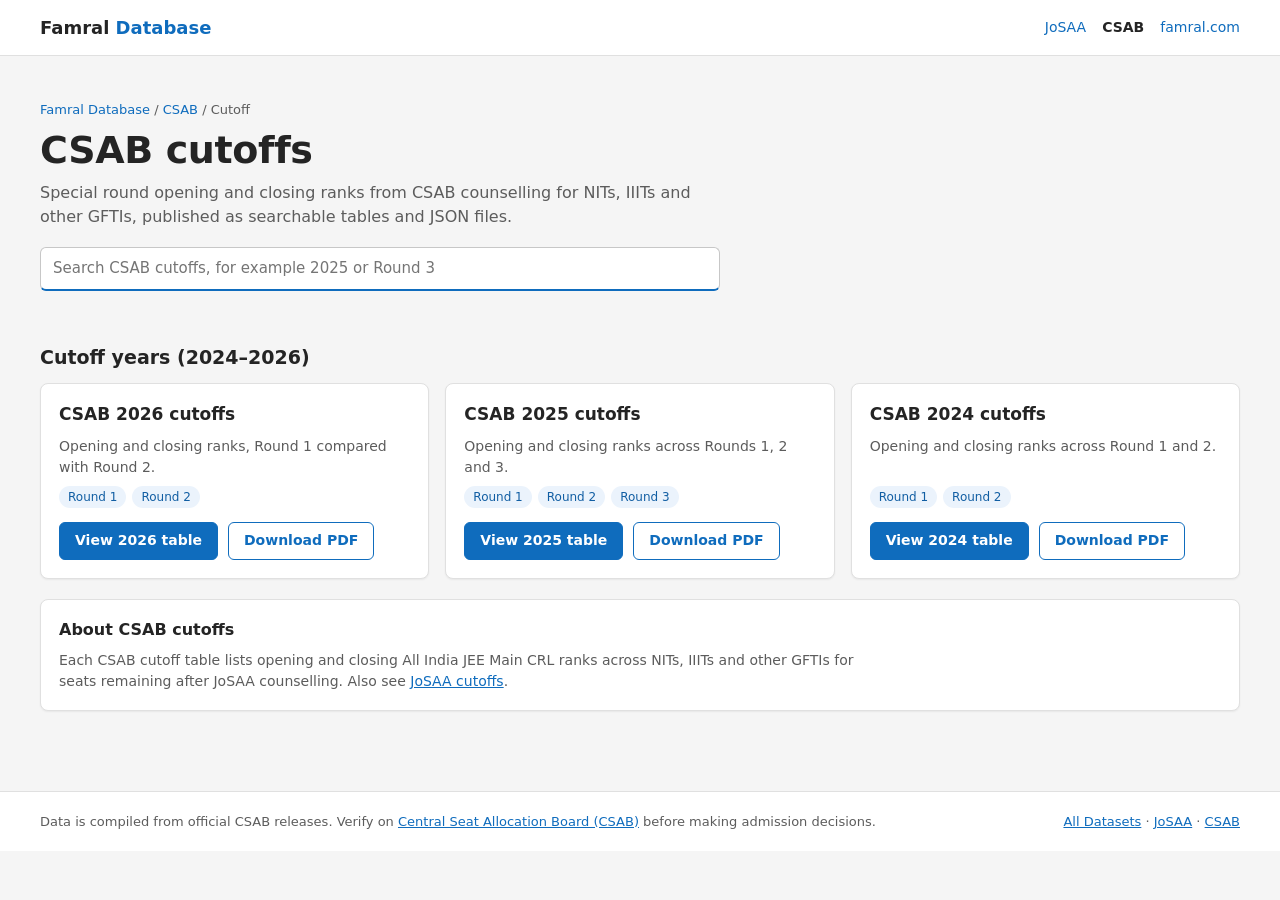
<file: csab/cutoff/index.html>
<!DOCTYPE html>
<html lang="en">
<head>
<meta charset="UTF-8">
<meta name="viewport" content="width=device-width, initial-scale=1">
<title>CSAB Cutoffs 2024–2026 | Famral Database</title>
<meta name="description" content="Free CSAB special round opening and closing rank cutoffs for 2024 to 2026, round by round, for NITs, IIITs and GFTIs. View searchable tables or download JSON files.">
<meta name="robots" content="index, follow, max-snippet:-1, max-image-preview:large">
<meta name="theme-color" content="#0f6cbd">
<link rel="canonical" href="https://database.famral.com/csab/cutoff/">
<link rel="icon" href="data:image/svg+xml,%3Csvg xmlns='http://www.w3.org/2000/svg' viewBox='0 0 32 32'%3E%3Crect width='32' height='32' rx='6' fill='%230f6cbd'/%3E%3Ctext x='16' y='23' font-family='Segoe UI,Arial' font-size='20' font-weight='700' text-anchor='middle' fill='white'%3EF%3C/text%3E%3C/svg%3E">

<meta property="og:type" content="website">
<meta property="og:site_name" content="Famral Database">
<meta property="og:title" content="CSAB Cutoffs 2024–2026 | Famral Database">
<meta property="og:description" content="Free CSAB special round opening and closing rank cutoffs for 2024 to 2026, round by round, for NITs, IIITs and GFTIs. View searchable tables or download JSON files.">
<meta property="og:url" content="https://database.famral.com/csab/cutoff/">
<meta property="og:locale" content="en_IN">
<meta name="twitter:card" content="summary">
<meta name="twitter:title" content="CSAB Cutoffs 2024–2026 | Famral Database">
<meta name="twitter:description" content="Free CSAB special round opening and closing rank cutoffs for 2024 to 2026, round by round, for NITs, IIITs and GFTIs. View searchable tables or download JSON files.">

<script type="application/ld+json">
[
  {
    "@context": "https://schema.org",
    "@type": "CollectionPage",
    "name": "CSAB Cutoffs 2024–2026 | Famral Database",
    "description": "Free CSAB special round opening and closing rank cutoffs for 2024 to 2026, round by round, for NITs, IIITs and GFTIs.",
    "url": "https://database.famral.com/csab/cutoff/",
    "isPartOf": {
      "@type": "WebSite",
      "name": "Famral Database",
      "url": "https://database.famral.com/"
    },
    "mainEntity": {
      "@type": "ItemList",
      "itemListElement": [
        {
          "@type": "ListItem",
          "position": 1,
          "name": "CSAB 2026 cutoffs",
          "url": "https://database.famral.com/csab/cutoff/2026"
        },
        {
          "@type": "ListItem",
          "position": 2,
          "name": "CSAB 2025 cutoffs",
          "url": "https://database.famral.com/csab/cutoff/2025"
        },
        {
          "@type": "ListItem",
          "position": 3,
          "name": "CSAB 2024 cutoffs",
          "url": "https://database.famral.com/csab/cutoff/2024"
        }
      ]
    }
  },
  {
    "@context": "https://schema.org",
    "@type": "BreadcrumbList",
    "itemListElement": [
      { "@type": "ListItem", "position": 1, "name": "Famral Database", "item": "https://database.famral.com/" },
      { "@type": "ListItem", "position": 2, "name": "CSAB", "item": "https://database.famral.com/csab/" },
      { "@type": "ListItem", "position": 3, "name": "Cutoff", "item": "https://database.famral.com/csab/cutoff/" }
    ]
  }
]
</script>

<link rel="stylesheet" href="/assets/css/site.css">
</head>
<body>

<header id="site-header" class="top" data-active="csab" data-narrow="1"></header>

<section class="hero narrow">
  <div>
    <nav class="crumb" aria-label="Breadcrumb"><a href="/">Famral Database</a> / <a href="/csab/">CSAB</a> / <span>Cutoff</span></nav>
    <h1>CSAB cutoffs</h1>
    <p>Special round opening and closing ranks from CSAB counselling for NITs, IIITs and other GFTIs, published as searchable tables and JSON files.</p>
    <div class="search-wrap" style="margin-top:18px">
      <label for="q" hidden>Search CSAB cutoff years</label>
      <input id="q" type="search" placeholder="Search CSAB cutoffs, for example 2025 or Round 3" autocomplete="off">
    </div>
  </div>
</section>

<main class="narrow">
  <section class="group" aria-labelledby="h-csab">
    <h2 id="h-csab">Cutoff years (2024–2026)</h2>
    <div class="grid">
      <article class="card dataset-card" data-search="csab 2026 cutoffs opening and closing ranks, round 1 compared with round 2.">
        <h3><a href="/csab/cutoff/2026">CSAB 2026 cutoffs</a></h3>
        <p>Opening and closing ranks, Round 1 compared with Round 2.</p>
        <ul class="tags"><li class="tag">Round 1</li><li class="tag">Round 2</li></ul>
        <div class="actions">
          <a class="btn primary" href="/csab/cutoff/2026">View 2026 table</a>
          <button class="btn ghost" type="button" data-pdf-counselling="csab" data-pdf-year="2026">Download PDF</button>
        </div>
      </article>
      <article class="card dataset-card" data-search="csab 2025 cutoffs opening and closing ranks across rounds 1, 2 and 3.">
        <h3><a href="/csab/cutoff/2025">CSAB 2025 cutoffs</a></h3>
        <p>Opening and closing ranks across Rounds 1, 2 and 3.</p>
        <ul class="tags"><li class="tag">Round 1</li><li class="tag">Round 2</li><li class="tag">Round 3</li></ul>
        <div class="actions">
          <a class="btn primary" href="/csab/cutoff/2025">View 2025 table</a>
          <button class="btn ghost" type="button" data-pdf-counselling="csab" data-pdf-year="2025">Download PDF</button>
        </div>
      </article>
      <article class="card dataset-card" data-search="csab 2024 cutoffs opening and closing ranks across rounds 1 and 2.">
        <h3><a href="/csab/cutoff/2024">CSAB 2024 cutoffs</a></h3>
        <p>Opening and closing ranks across Round 1 and 2.</p>
        <ul class="tags"><li class="tag">Round 1</li><li class="tag">Round 2</li></ul>
        <div class="actions">
          <a class="btn primary" href="/csab/cutoff/2024">View 2024 table</a>
          <button class="btn ghost" type="button" data-pdf-counselling="csab" data-pdf-year="2024">Download PDF</button>
        </div>
      </article>
    </div>
  </section>
  <div class="empty-box" id="empty">No CSAB cutoff dataset matches your search. Try a year such as 2026 or 2025.</div>

  <section class="card methodology">
    <h2>About CSAB cutoffs</h2>
    <p>Each CSAB cutoff table lists opening and closing All India JEE Main CRL ranks across NITs, IIITs and other GFTIs for seats remaining after JoSAA counselling. Also see <a href="/josaa/cutoff/">JoSAA cutoffs</a>.</p>
  </section>
</main>

<footer id="site-footer" data-narrow="1" data-counselling="csab"></footer>

<script src="/assets/js/layout.js"></script>
<script src="/assets/js/counselling-config.js"></script>
<script src="/assets/js/pdf-export.js"></script>
<script>
  const q = document.getElementById("q");
  const cards = [...document.querySelectorAll(".card")];
  const groups = [...document.querySelectorAll(".group")];
  const empty = document.getElementById("empty");
  q.addEventListener("input", () => {
    const term = q.value.trim().toLowerCase();
    let shown = 0;
    cards.forEach(c => {
      const hit = !term || c.dataset.search.includes(term);
      c.hidden = !hit;
      if (hit) shown++;
    });
    groups.forEach(g => { g.hidden = !g.querySelector(".card:not([hidden])"); });
    empty.style.display = shown ? "none" : "block";
  });
</script>
</body>
</html>
</file>
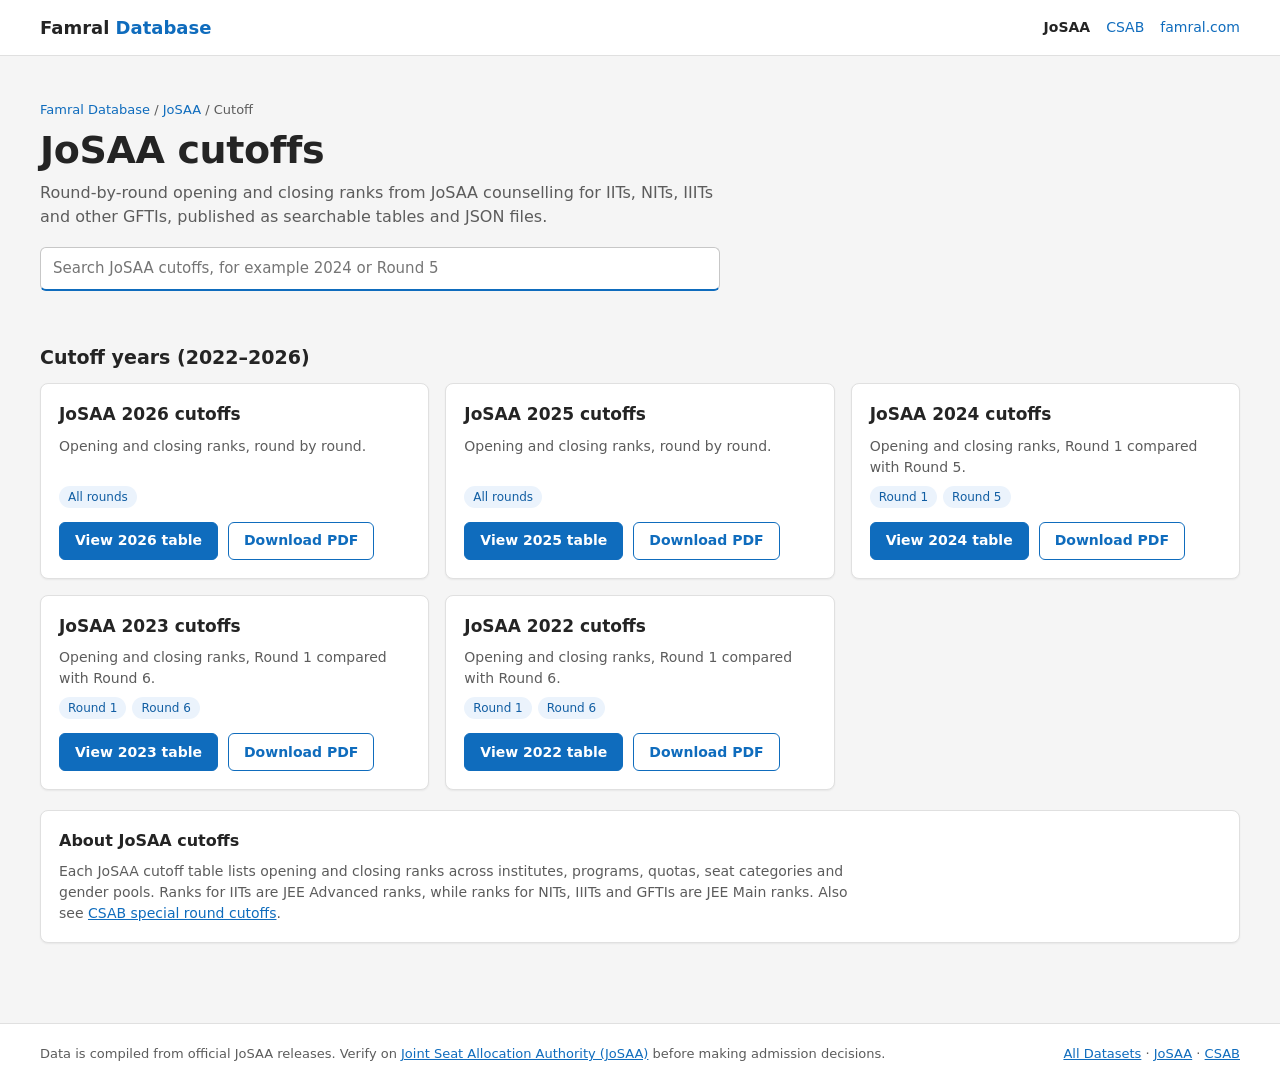
<file: josaa/cutoff/index.html>
<!DOCTYPE html>
<html lang="en">
<head>
<meta charset="UTF-8">
<meta name="viewport" content="width=device-width, initial-scale=1">
<title>JoSAA Cutoffs 2023–2026 | Famral Database</title>
<meta name="description" content="Free JoSAA opening and closing rank cutoffs for 2023 to 2026, round by round, for IITs, NITs, IIITs and GFTIs. View searchable tables or download JSON files.">
<meta name="robots" content="index, follow, max-snippet:-1, max-image-preview:large">
<meta name="theme-color" content="#0f6cbd">
<link rel="canonical" href="https://database.famral.com/josaa/cutoff/">
<link rel="icon" href="data:image/svg+xml,%3Csvg xmlns='http://www.w3.org/2000/svg' viewBox='0 0 32 32'%3E%3Crect width='32' height='32' rx='6' fill='%230f6cbd'/%3E%3Ctext x='16' y='23' font-family='Segoe UI,Arial' font-size='20' font-weight='700' text-anchor='middle' fill='white'%3EF%3C/text%3E%3C/svg%3E">

<meta property="og:type" content="website">
<meta property="og:site_name" content="Famral Database">
<meta property="og:title" content="JoSAA Cutoffs 2023–2026 | Famral Database">
<meta property="og:description" content="Free JoSAA opening and closing rank cutoffs for 2023 to 2026, round by round, for IITs, NITs, IIITs and GFTIs. View searchable tables or download JSON files.">
<meta property="og:url" content="https://database.famral.com/josaa/cutoff/">
<meta property="og:locale" content="en_IN">
<meta name="twitter:card" content="summary">
<meta name="twitter:title" content="JoSAA Cutoffs 2023–2026 | Famral Database">
<meta name="twitter:description" content="Free JoSAA opening and closing rank cutoffs for 2023 to 2026, round by round, for IITs, NITs, IIITs and GFTIs. View searchable tables or download JSON files.">

<script type="application/ld+json">
[
  {
    "@context": "https://schema.org",
    "@type": "CollectionPage",
    "name": "JoSAA Cutoffs 2023–2026 | Famral Database",
    "description": "Free JoSAA opening and closing rank cutoffs for 2023 to 2026, round by round, for IITs, NITs, IIITs and GFTIs.",
    "url": "https://database.famral.com/josaa/cutoff/",
    "isPartOf": {
      "@type": "WebSite",
      "name": "Famral Database",
      "url": "https://database.famral.com/"
    },
    "mainEntity": {
      "@type": "ItemList",
      "itemListElement": [
        {
          "@type": "ListItem",
          "position": 1,
          "name": "JoSAA 2026 cutoffs",
          "url": "https://database.famral.com/josaa/cutoff/2026"
        },
        {
          "@type": "ListItem",
          "position": 2,
          "name": "JoSAA 2025 cutoffs",
          "url": "https://database.famral.com/josaa/cutoff/2025"
        },
        {
          "@type": "ListItem",
          "position": 3,
          "name": "JoSAA 2024 cutoffs",
          "url": "https://database.famral.com/josaa/cutoff/2024"
        },
        {
          "@type": "ListItem",
          "position": 4,
          "name": "JoSAA 2023 cutoffs",
          "url": "https://database.famral.com/josaa/cutoff/2023"
        },
        {
          "@type": "ListItem",
          "position": 5,
          "name": "JoSAA 2022 cutoffs",
          "url": "https://database.famral.com/josaa/cutoff/2022"
        }
      ]
    }
  },
  {
    "@context": "https://schema.org",
    "@type": "BreadcrumbList",
    "itemListElement": [
      { "@type": "ListItem", "position": 1, "name": "Famral Database", "item": "https://database.famral.com/" },
      { "@type": "ListItem", "position": 2, "name": "JoSAA", "item": "https://database.famral.com/josaa/" },
      { "@type": "ListItem", "position": 3, "name": "Cutoff", "item": "https://database.famral.com/josaa/cutoff/" }
    ]
  }
]
</script>

<link rel="stylesheet" href="/assets/css/site.css">
</head>
<body>

<header id="site-header" class="top" data-active="josaa" data-narrow="1"></header>

<section class="hero narrow">
  <div>
    <nav class="crumb" aria-label="Breadcrumb"><a href="/">Famral Database</a> / <a href="/josaa/">JoSAA</a> / <span>Cutoff</span></nav>
    <h1>JoSAA cutoffs</h1>
    <p>Round-by-round opening and closing ranks from JoSAA counselling for IITs, NITs, IIITs and other GFTIs, published as searchable tables and JSON files.</p>
    <div class="search-wrap" style="margin-top:18px">
      <label for="q" hidden>Search JoSAA cutoff years</label>
      <input id="q" type="search" placeholder="Search JoSAA cutoffs, for example 2024 or Round 5" autocomplete="off">
    </div>
  </div>
</section>

<main class="narrow">
  <section class="group" aria-labelledby="h-josaa">
    <h2 id="h-josaa">Cutoff years (2022–2026)</h2>
    <div class="grid">
      <article class="card dataset-card" data-search="josaa 2026 cutoffs opening and closing ranks, round by round. all rounds">
        <h3><a href="/josaa/cutoff/2026">JoSAA 2026 cutoffs</a></h3>
        <p>Opening and closing ranks, round by round.</p>
        <ul class="tags"><li class="tag">All rounds</li></ul>
        <div class="actions">
          <a class="btn primary" href="/josaa/cutoff/2026">View 2026 table</a>
          <button class="btn ghost" type="button" data-pdf-counselling="josaa" data-pdf-year="2026">Download PDF</button>
        </div>
      </article>
      <article class="card dataset-card" data-search="josaa 2025 cutoffs opening and closing ranks, round by round. all rounds">
        <h3><a href="/josaa/cutoff/2025">JoSAA 2025 cutoffs</a></h3>
        <p>Opening and closing ranks, round by round.</p>
        <ul class="tags"><li class="tag">All rounds</li></ul>
        <div class="actions">
          <a class="btn primary" href="/josaa/cutoff/2025">View 2025 table</a>
          <button class="btn ghost" type="button" data-pdf-counselling="josaa" data-pdf-year="2025">Download PDF</button>
        </div>
      </article>
      <article class="card dataset-card" data-search="josaa 2024 cutoffs opening and closing ranks, round 1 compared with round 5.">
        <h3><a href="/josaa/cutoff/2024">JoSAA 2024 cutoffs</a></h3>
        <p>Opening and closing ranks, Round 1 compared with Round 5.</p>
        <ul class="tags"><li class="tag">Round 1</li><li class="tag">Round 5</li></ul>
        <div class="actions">
          <a class="btn primary" href="/josaa/cutoff/2024">View 2024 table</a>
          <button class="btn ghost" type="button" data-pdf-counselling="josaa" data-pdf-year="2024">Download PDF</button>
        </div>
      </article>
      <article class="card dataset-card" data-search="josaa 2023 cutoffs opening and closing ranks, round 1 compared with round 6.">
        <h3><a href="/josaa/cutoff/2023">JoSAA 2023 cutoffs</a></h3>
        <p>Opening and closing ranks, Round 1 compared with Round 6.</p>
        <ul class="tags"><li class="tag">Round 1</li><li class="tag">Round 6</li></ul>
        <div class="actions">
          <a class="btn primary" href="/josaa/cutoff/2023">View 2023 table</a>
          <button class="btn ghost" type="button" data-pdf-counselling="josaa" data-pdf-year="2023">Download PDF</button>
        </div>
      </article>
      <article class="card dataset-card" data-search="josaa 2022 cutoffs opening and closing ranks, round 1 compared with round 6.">
        <h3><a href="/josaa/cutoff/2022">JoSAA 2022 cutoffs</a></h3>
        <p>Opening and closing ranks, Round 1 compared with Round 6.</p>
        <ul class="tags"><li class="tag">Round 1</li><li class="tag">Round 6</li></ul>
        <div class="actions">
          <a class="btn primary" href="/josaa/cutoff/2022">View 2022 table</a>
          <button class="btn ghost" type="button" data-pdf-counselling="josaa" data-pdf-year="2022">Download PDF</button>
        </div>
      </article>
    </div>
  </section>
  <div class="empty-box" id="empty">No JoSAA cutoff dataset matches your search. Try a year such as 2026 or 2024.</div>

  <section class="card methodology">
    <h2>About JoSAA cutoffs</h2>
    <p>Each JoSAA cutoff table lists opening and closing ranks across institutes, programs, quotas, seat categories and gender pools. Ranks for IITs are JEE Advanced ranks, while ranks for NITs, IIITs and GFTIs are JEE Main ranks. Also see <a href="/csab/cutoff/">CSAB special round cutoffs</a>.</p>
  </section>
</main>

<footer id="site-footer" data-narrow="1" data-counselling="josaa"></footer>

<script src="/assets/js/layout.js"></script>
<script src="/assets/js/counselling-config.js"></script>
<script src="/assets/js/pdf-export.js"></script>
<script>
  const q = document.getElementById("q");
  const cards = [...document.querySelectorAll(".card")];
  const groups = [...document.querySelectorAll(".group")];
  const empty = document.getElementById("empty");
  q.addEventListener("input", () => {
    const term = q.value.trim().toLowerCase();
    let shown = 0;
    cards.forEach(c => {
      const hit = !term || c.dataset.search.includes(term);
      c.hidden = !hit;
      if (hit) shown++;
    });
    groups.forEach(g => { g.hidden = !g.querySelector(".card:not([hidden])"); });
    empty.style.display = shown ? "none" : "block";
  });
</script>
</body>
</html>
</file>
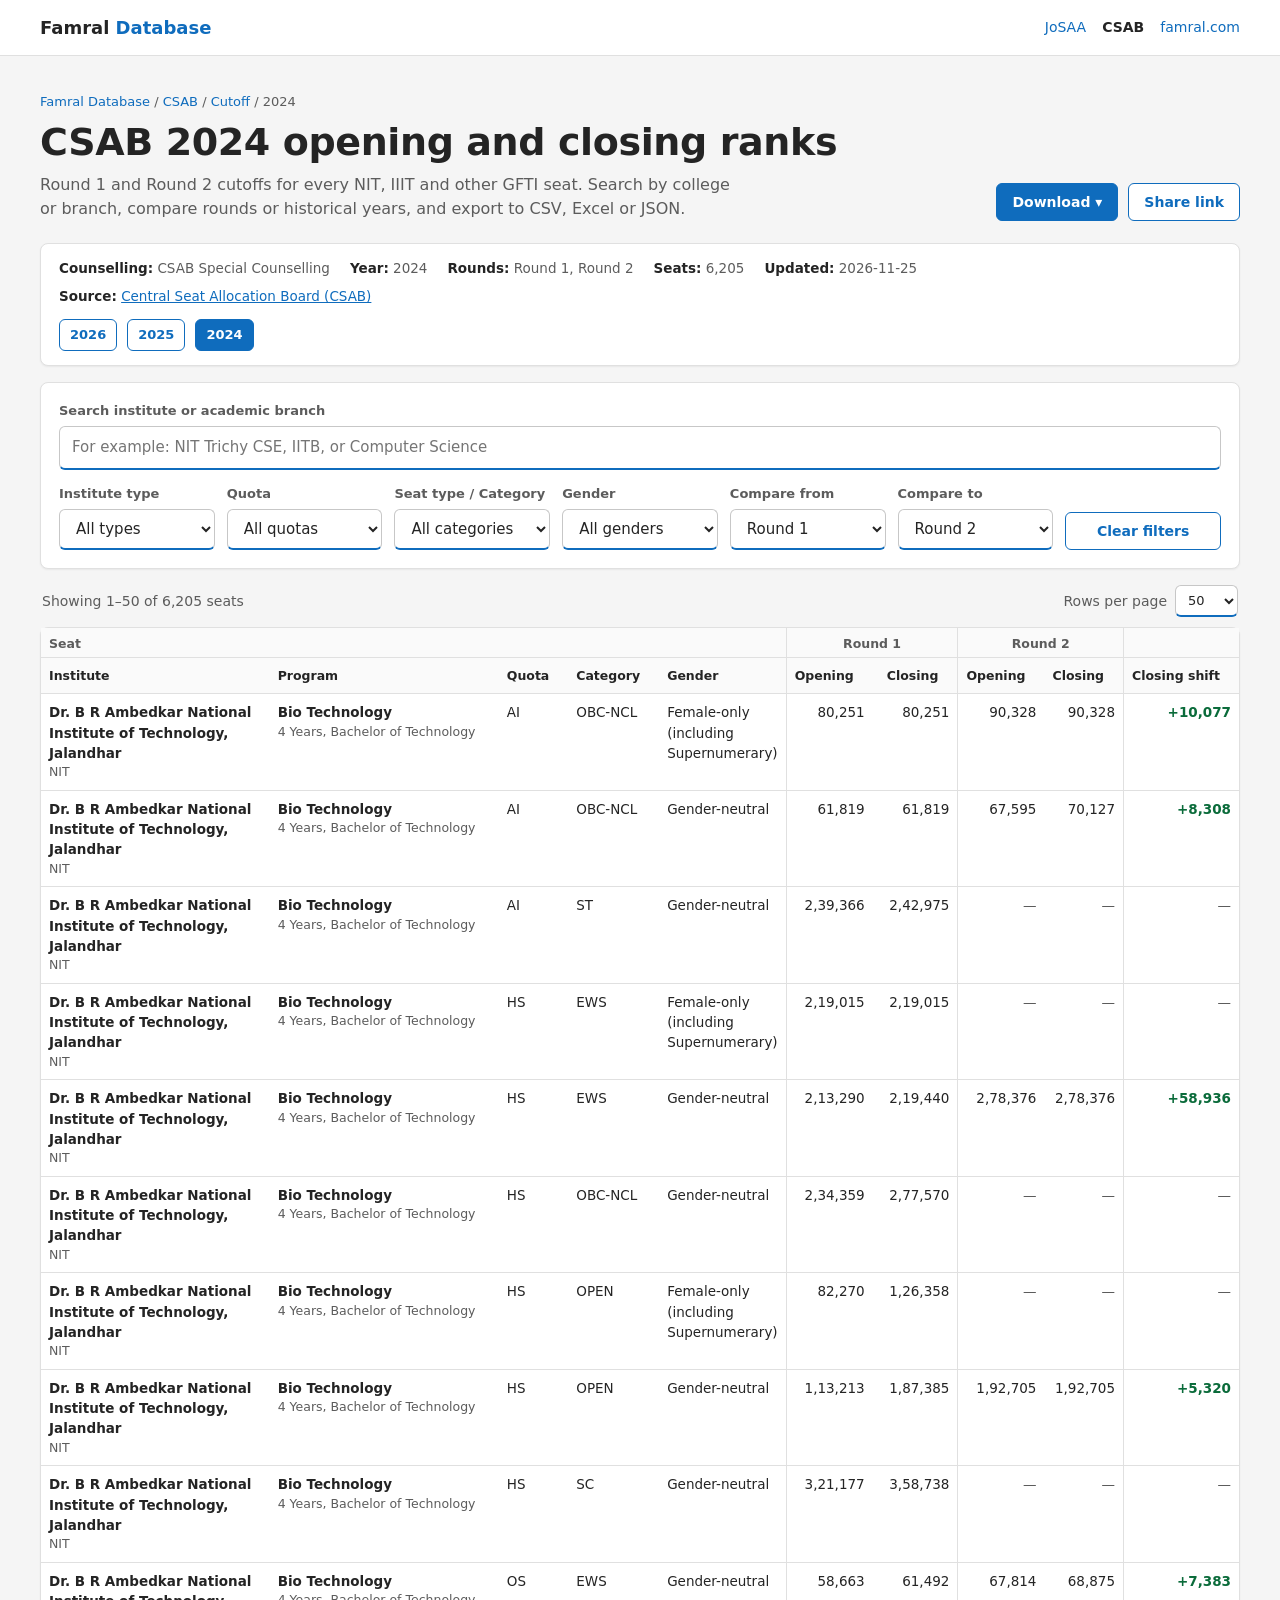
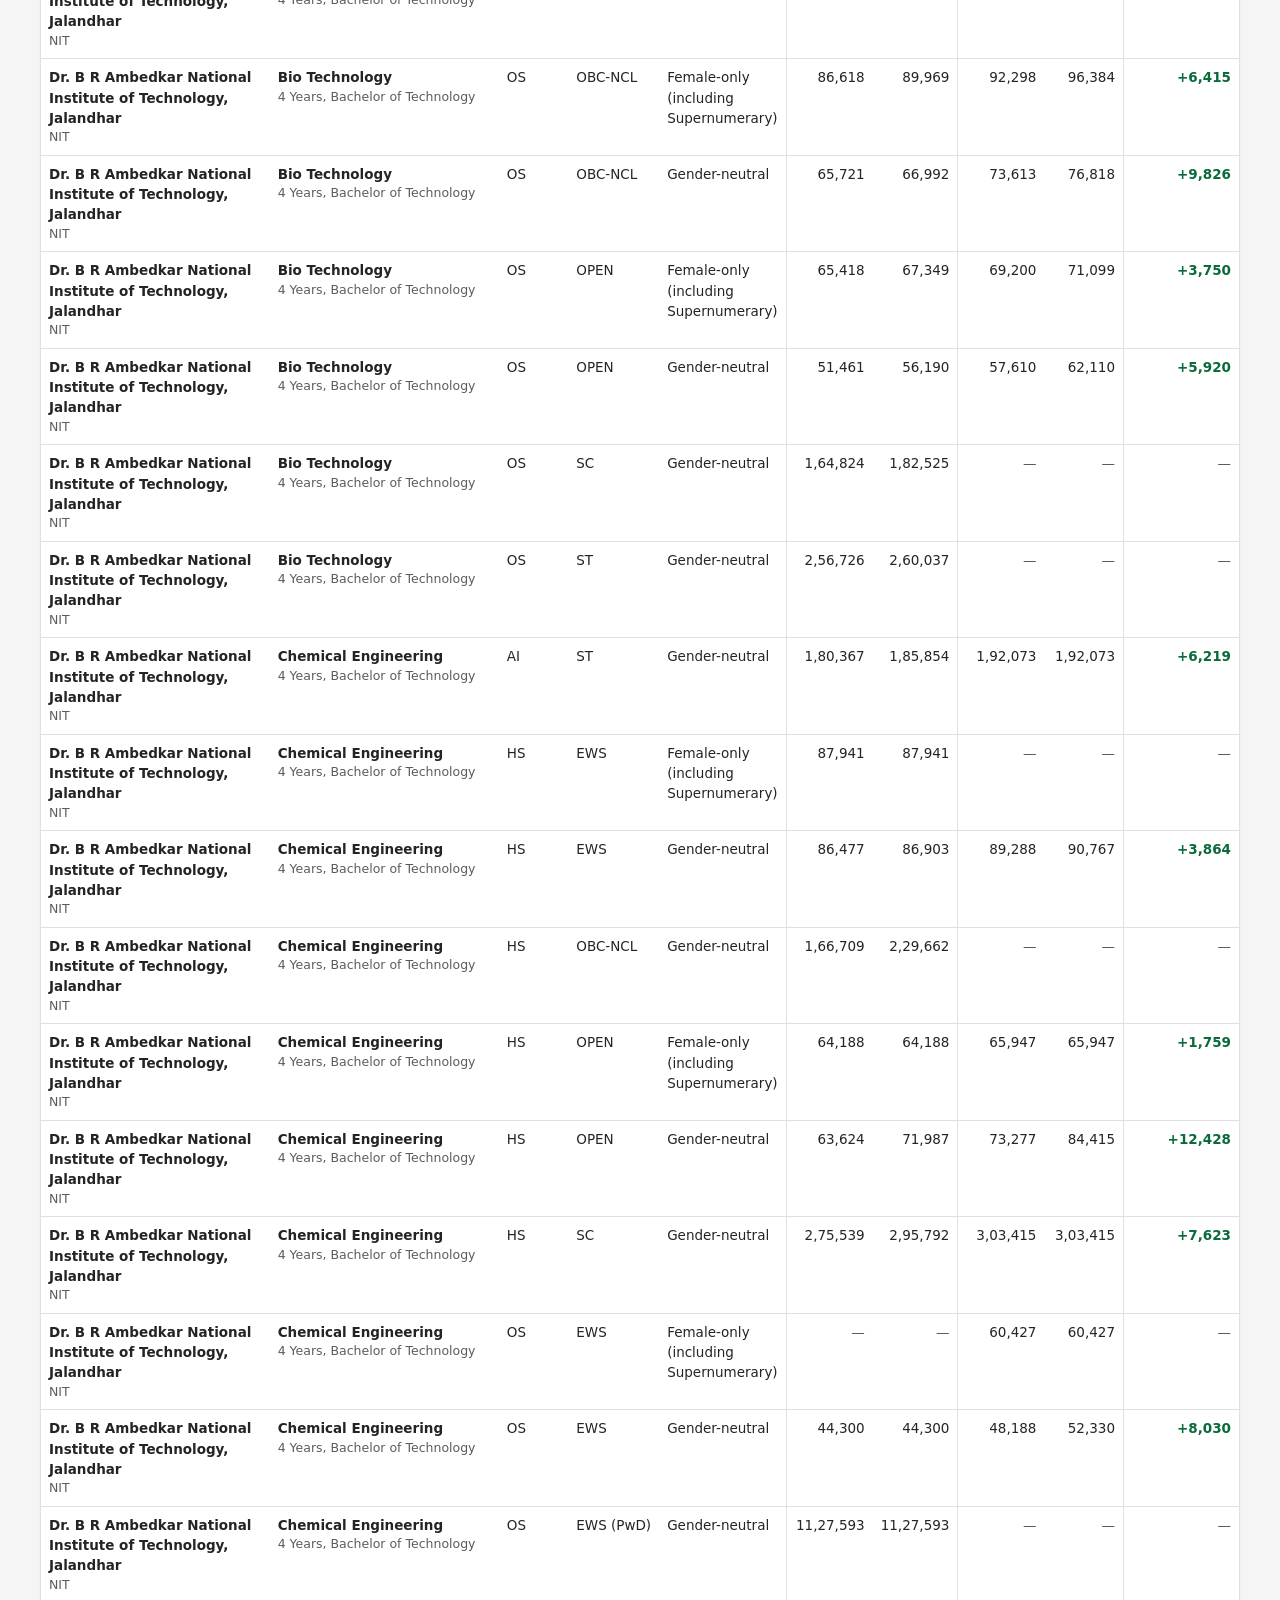
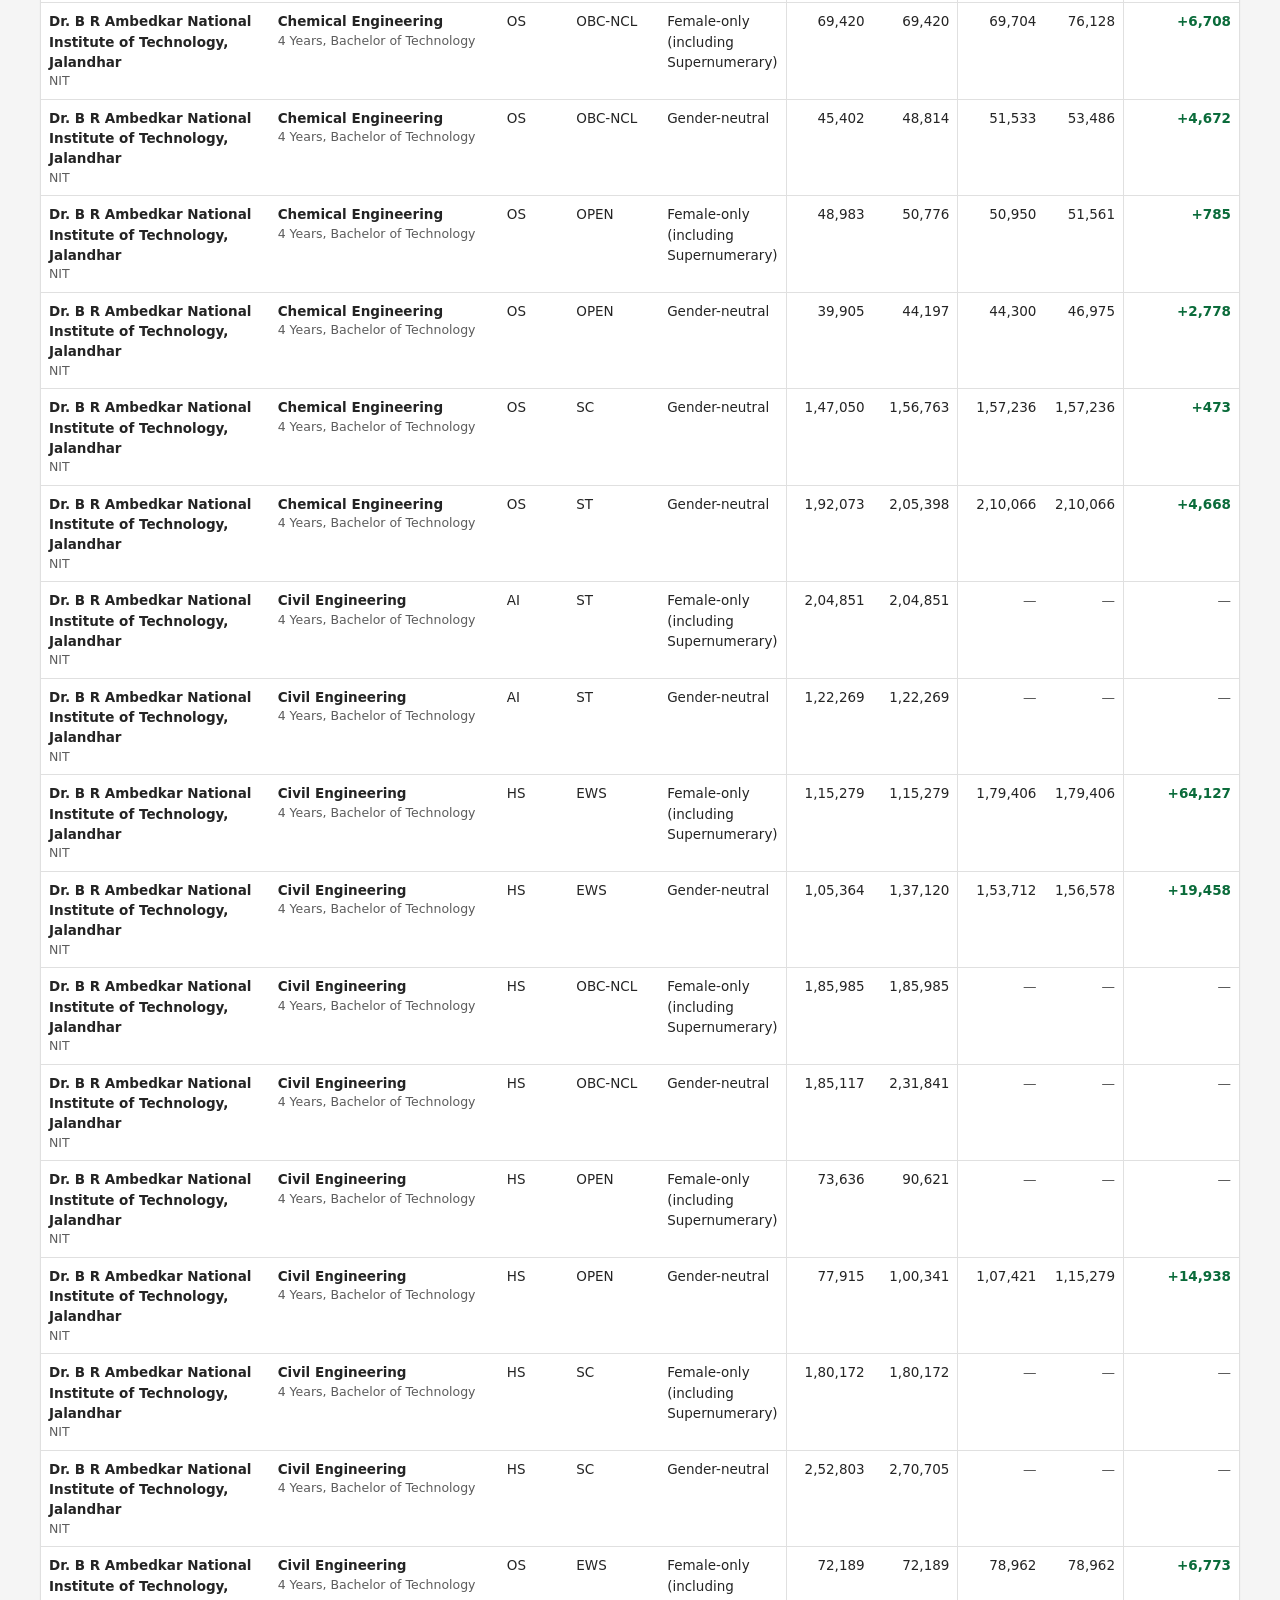
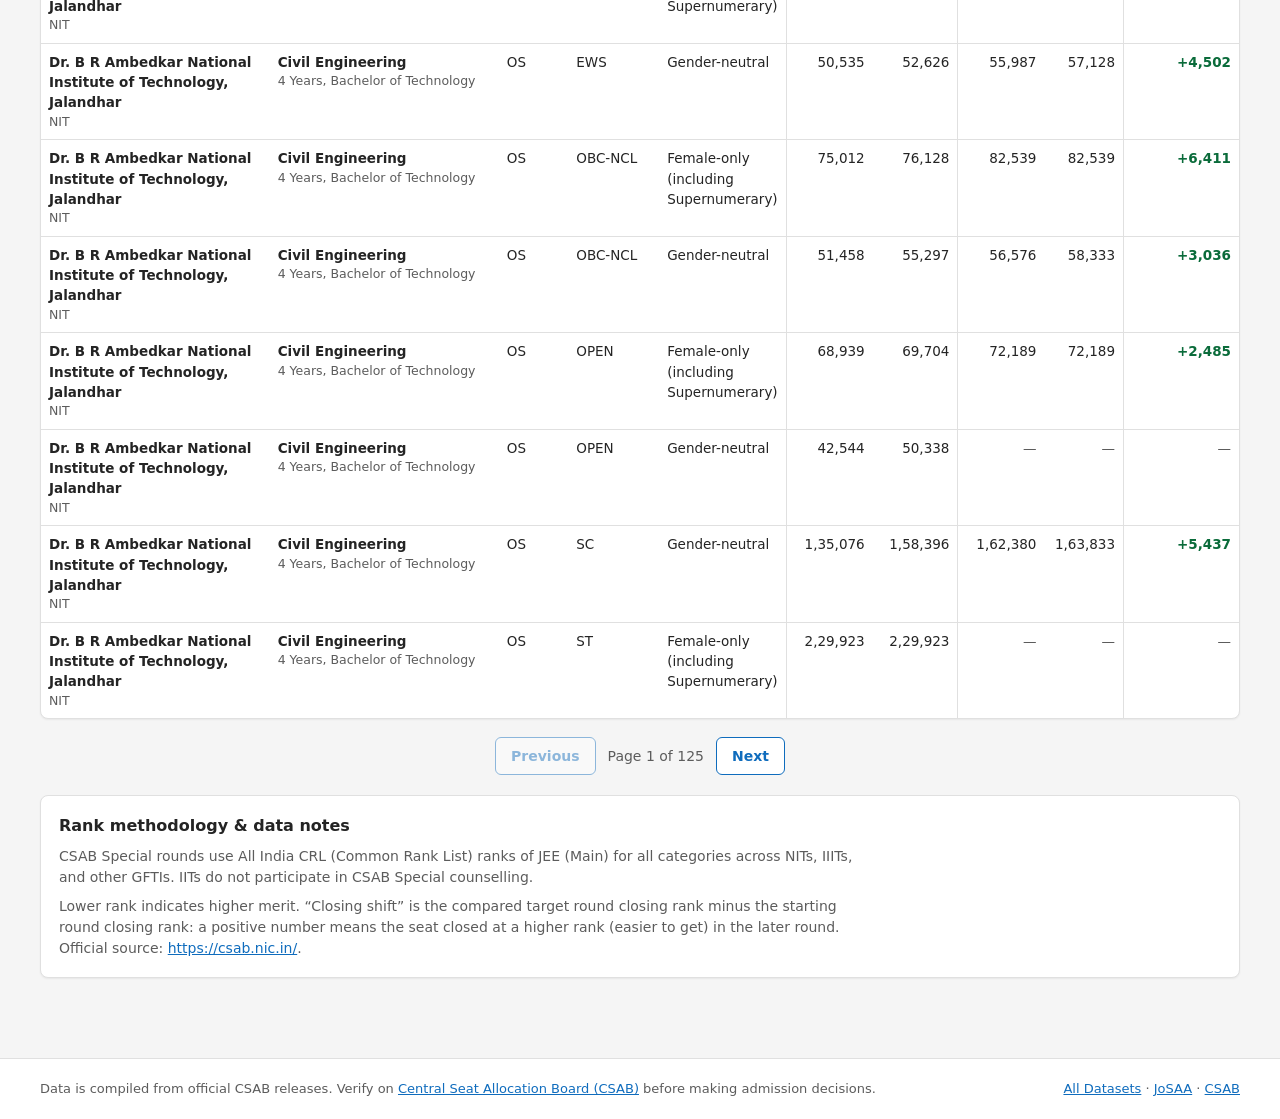
<file: csab/cutoff/2024.html>
<!doctype html>
<html lang="en">
<head>
<meta charset="utf-8">
<meta name="viewport" content="width=device-width, initial-scale=1, viewport-fit=cover">
<title>CSAB 2024 Cutoff: Opening &amp; Closing Ranks | Famral Database</title>
<meta name="description" content="Search and filter CSAB 2024 opening and closing ranks (Round 1 and Round 2) for NIT, IIIT and other GFTI seats. Compare rounds, view historical trends and download CSV, Excel or JSON.">
<meta name="robots" content="index, follow, max-snippet:-1, max-image-preview:large">
<meta name="theme-color" content="#0f6cbd">
<link rel="canonical" href="https://database.famral.com/csab/cutoff/2024">
<link rel="icon" href="data:image/svg+xml,%3Csvg xmlns='http://www.w3.org/2000/svg' viewBox='0 0 32 32'%3E%3Crect width='32' height='32' rx='6' fill='%230f6cbd'/%3E%3Ctext x='16' y='23' font-family='Segoe UI,Arial' font-size='20' font-weight='700' text-anchor='middle' fill='white'%3EF%3C/text%3E%3C/svg%3E">
<meta property="og:type" content="website">
<meta property="og:site_name" content="Famral Database">
<meta property="og:title" content="CSAB 2024 Cutoff: Opening &amp; Closing Ranks | Famral Database">
<meta property="og:description" content="Search and filter CSAB 2024 opening and closing ranks (Round 1 and Round 2) for NIT, IIIT and other GFTI seats. Compare rounds, view historical trends and download CSV, Excel or JSON.">
<meta property="og:url" content="https://database.famral.com/csab/cutoff/2024">
<meta property="og:locale" content="en_IN">
<meta name="twitter:card" content="summary">
<meta name="twitter:title" content="CSAB 2024 Cutoff: Opening &amp; Closing Ranks | Famral Database">
<meta name="twitter:description" content="Search and filter CSAB 2024 opening and closing ranks (Round 1 and Round 2) for NIT, IIIT and other GFTI seats. Compare rounds, view historical trends and download CSV, Excel or JSON.">
<script type="application/ld+json">
[
  {
    "@context": "https://schema.org",
    "@type": "Dataset",
    "name": "CSAB 2024 cutoffs: opening and closing ranks",
    "description": "Search and filter CSAB 2024 opening and closing ranks (Round 1 and Round 2) for NIT, IIIT and other GFTI seats. Compare rounds, view historical trends and download CSV, Excel or JSON.",
    "url": "https://database.famral.com/csab/cutoff/2024",
    "license": "https://creativecommons.org/licenses/by/4.0/",
    "creator": {
      "@type": "Organization",
      "name": "Famral",
      "url": "https://www.famral.com/"
    },
    "temporalCoverage": "2024",
    "keywords": [
      "CSAB",
      "CSAB 2024 cutoff",
      "opening rank",
      "closing rank",
      "2024"
    ],
    "distribution": [
      {
        "@type": "DataDownload",
        "encodingFormat": "application/json",
        "contentUrl": "https://database.famral.com/csab/cutoff/2024.json"
      }
    ]
  },
  {
    "@context": "https://schema.org",
    "@type": "BreadcrumbList",
    "itemListElement": [
      {
        "@type": "ListItem",
        "position": 1,
        "name": "Famral Database",
        "item": "https://database.famral.com/"
      },
      {
        "@type": "ListItem",
        "position": 2,
        "name": "CSAB",
        "item": "https://database.famral.com/csab/"
      },
      {
        "@type": "ListItem",
        "position": 3,
        "name": "Cutoff",
        "item": "https://database.famral.com/csab/cutoff/"
      },
      {
        "@type": "ListItem",
        "position": 4,
        "name": "2024",
        "item": "https://database.famral.com/csab/cutoff/2024"
      }
    ]
  }
]
</script>
<link rel="stylesheet" href="/assets/css/site.css">
</head>
<body>

<header id="site-header" class="top" data-active="csab"></header>

<section class="hero">
  <div>
    <nav class="crumb" aria-label="Breadcrumb"><a href="/">Famral Database</a> / <a href="/csab/">CSAB</a> / <a href="/csab/cutoff/">Cutoff</a> / <span>2024</span></nav>
    <h1>CSAB 2024 opening and closing ranks</h1>
    <p>Round 1 and Round 2 cutoffs for every NIT, IIIT and other GFTI seat. Search by college or branch, compare rounds or historical years, and export to CSV, Excel or JSON.</p>
  </div>
  <div class="hero-actions">
    <div class="dropdown">
      <button class="btn primary" id="dl-toggle" type="button" aria-haspopup="true" aria-expanded="false">Download ▾</button>
      <div class="dropdown-menu" id="dl-menu" role="menu" hidden>
        <button class="dropdown-item" id="dl-pdf" type="button" role="menuitem"><span>Download PDF</span><small>.pdf</small></button>
        <button class="dropdown-item" id="dl-xls" type="button" role="menuitem"><span>Download Excel</span><small>.xlsx</small></button>
        <button class="dropdown-item" id="dl-csv" type="button" role="menuitem"><span>Download CSV</span><small>.csv</small></button>
        <a class="dropdown-item" href="2024.json" download role="menuitem"><span>Download JSON</span><small>.json</small></a>
      </div>
    </div>
    <button class="btn" id="share-btn" type="button">Share link</button>
  </div>
</section>

<main>
  <section class="card info-strip" aria-label="Dataset transparency">
    <div class="info-items">
      <span><strong>Counselling:</strong> CSAB Special Counselling</span>
      <span><strong>Year:</strong> 2024</span>
      <span><strong>Rounds:</strong> Round 1, Round 2</span>
      <span><strong>Seats:</strong> 6,205</span>
      <span><strong>Updated:</strong> 2026-11-25</span>
      <span><strong>Source:</strong> <a href="https://csab.nic.in/" target="_blank" rel="noopener noreferrer">Central Seat Allocation Board (CSAB)</a></span>
    </div>
    <div class="actions" style="margin-top:0">
      <a class="btn sm ghost" href="/csab/cutoff/2026">2026</a> <a class="btn sm ghost" href="/csab/cutoff/2025">2025</a> <a class="btn sm primary" href="/csab/cutoff/2024">2024</a>
    </div>
  </section>

  <section class="card filters" aria-label="Filters">
    <div class="field">
      <label for="q">Search institute or academic branch</label>
      <input id="q" type="search" placeholder="For example: NIT Trichy CSE, IITB, or Computer Science" autocomplete="off">
    </div>
    <div class="row-selects">
      <div class="field"><label for="f-type">Institute type</label><select id="f-type"></select></div>
      <div class="field"><label for="f-quota">Quota</label><select id="f-quota"></select></div>
      <div class="field"><label for="f-cat">Seat type / Category</label><select id="f-cat"></select></div>
      <div class="field"><label for="f-gen">Gender</label><select id="f-gen"></select></div>
      <div class="field"><label for="f-ra">Compare from</label><select id="f-ra"></select></div>
      <div class="field"><label for="f-rb">Compare to</label><select id="f-rb"></select></div>
      <div class="field"><button class="btn" id="clear" type="button">Clear filters</button></div>
    </div>
  </section>

  <div class="meta" aria-live="polite">
    <span id="count">Showing 1–25 of 6,205 seats (preview)</span>
    <div class="meta-right">
      <label for="f-pagesize">Rows per page</label>
      <select id="f-pagesize">
        <option value="50" selected>50</option>
        <option value="100">100</option>
        <option value="200">200</option>
      </select>
    </div>
  </div>

  <div class="card scroller" id="tablewrap">
    <table>
      <thead>
        <tr class="groups">
          <th class="seat" colspan="5" scope="colgroup">Seat</th>
          <th class="sep" colspan="2" scope="colgroup" id="grp-ra">Round 1</th>
          <th class="sep" colspan="2" scope="colgroup" id="grp-rb">Round 2</th>
          <th class="sep" scope="col"></th>
        </tr>
        <tr class="cols" id="cols">
          <th scope="col">Institute</th>
          <th scope="col">Program</th>
          <th scope="col">Quota</th>
          <th scope="col">Category</th>
          <th scope="col">Gender</th>
          <th scope="col" class="num sep">Opening</th>
          <th scope="col" class="num">Closing</th>
          <th scope="col" class="num sep">Opening</th>
          <th scope="col" class="num">Closing</th>
          <th scope="col" class="num sep">Closing shift</th>
        </tr>
      </thead>
      <tbody id="body">
        <tr><td class="inst"><span class="name">Dr. B R Ambedkar National Institute of Technology, Jalandhar</span><span class="sub">NIT</span></td><td class="prog"><span class="name">Bio Technology</span><span class="sub">4 Years, Bachelor of Technology</span></td><td class="nowrap" data-label="Quota">AI</td><td class="nowrap" data-label="Category">OBC-NCL</td><td class="nowrap" data-label="Gender">Female-only (including Supernumerary)</td><td class="num sep" data-label="R1 Opening">80,251</td><td class="num" data-label="R1 Closing">80,251</td><td class="num sep" data-label="R2 Opening">90,328</td><td class="num" data-label="R2 Closing">90,328</td><td class="num sep" data-label="Closing Shift"><span class="pos">+10,077</span></td></tr>
        <tr><td class="inst"><span class="name">Dr. B R Ambedkar National Institute of Technology, Jalandhar</span><span class="sub">NIT</span></td><td class="prog"><span class="name">Bio Technology</span><span class="sub">4 Years, Bachelor of Technology</span></td><td class="nowrap" data-label="Quota">AI</td><td class="nowrap" data-label="Category">OBC-NCL</td><td class="nowrap" data-label="Gender">Gender-neutral</td><td class="num sep" data-label="R1 Opening">61,819</td><td class="num" data-label="R1 Closing">61,819</td><td class="num sep" data-label="R2 Opening">67,595</td><td class="num" data-label="R2 Closing">70,127</td><td class="num sep" data-label="Closing Shift"><span class="pos">+8,308</span></td></tr>
        <tr><td class="inst"><span class="name">Dr. B R Ambedkar National Institute of Technology, Jalandhar</span><span class="sub">NIT</span></td><td class="prog"><span class="name">Bio Technology</span><span class="sub">4 Years, Bachelor of Technology</span></td><td class="nowrap" data-label="Quota">AI</td><td class="nowrap" data-label="Category">ST</td><td class="nowrap" data-label="Gender">Gender-neutral</td><td class="num sep" data-label="R1 Opening">239,366</td><td class="num" data-label="R1 Closing">242,975</td><td class="num sep" data-label="R2 Opening">—</td><td class="num" data-label="R2 Closing">—</td><td class="num sep" data-label="Closing Shift"><span class="dash">—</span></td></tr>
        <tr><td class="inst"><span class="name">Dr. B R Ambedkar National Institute of Technology, Jalandhar</span><span class="sub">NIT</span></td><td class="prog"><span class="name">Bio Technology</span><span class="sub">4 Years, Bachelor of Technology</span></td><td class="nowrap" data-label="Quota">HS</td><td class="nowrap" data-label="Category">EWS</td><td class="nowrap" data-label="Gender">Female-only (including Supernumerary)</td><td class="num sep" data-label="R1 Opening">219,015</td><td class="num" data-label="R1 Closing">219,015</td><td class="num sep" data-label="R2 Opening">—</td><td class="num" data-label="R2 Closing">—</td><td class="num sep" data-label="Closing Shift"><span class="dash">—</span></td></tr>
        <tr><td class="inst"><span class="name">Dr. B R Ambedkar National Institute of Technology, Jalandhar</span><span class="sub">NIT</span></td><td class="prog"><span class="name">Bio Technology</span><span class="sub">4 Years, Bachelor of Technology</span></td><td class="nowrap" data-label="Quota">HS</td><td class="nowrap" data-label="Category">EWS</td><td class="nowrap" data-label="Gender">Gender-neutral</td><td class="num sep" data-label="R1 Opening">213,290</td><td class="num" data-label="R1 Closing">219,440</td><td class="num sep" data-label="R2 Opening">278,376</td><td class="num" data-label="R2 Closing">278,376</td><td class="num sep" data-label="Closing Shift"><span class="pos">+58,936</span></td></tr>
        <tr><td class="inst"><span class="name">Dr. B R Ambedkar National Institute of Technology, Jalandhar</span><span class="sub">NIT</span></td><td class="prog"><span class="name">Bio Technology</span><span class="sub">4 Years, Bachelor of Technology</span></td><td class="nowrap" data-label="Quota">HS</td><td class="nowrap" data-label="Category">OBC-NCL</td><td class="nowrap" data-label="Gender">Gender-neutral</td><td class="num sep" data-label="R1 Opening">234,359</td><td class="num" data-label="R1 Closing">277,570</td><td class="num sep" data-label="R2 Opening">—</td><td class="num" data-label="R2 Closing">—</td><td class="num sep" data-label="Closing Shift"><span class="dash">—</span></td></tr>
        <tr><td class="inst"><span class="name">Dr. B R Ambedkar National Institute of Technology, Jalandhar</span><span class="sub">NIT</span></td><td class="prog"><span class="name">Bio Technology</span><span class="sub">4 Years, Bachelor of Technology</span></td><td class="nowrap" data-label="Quota">HS</td><td class="nowrap" data-label="Category">OPEN</td><td class="nowrap" data-label="Gender">Female-only (including Supernumerary)</td><td class="num sep" data-label="R1 Opening">82,270</td><td class="num" data-label="R1 Closing">126,358</td><td class="num sep" data-label="R2 Opening">—</td><td class="num" data-label="R2 Closing">—</td><td class="num sep" data-label="Closing Shift"><span class="dash">—</span></td></tr>
        <tr><td class="inst"><span class="name">Dr. B R Ambedkar National Institute of Technology, Jalandhar</span><span class="sub">NIT</span></td><td class="prog"><span class="name">Bio Technology</span><span class="sub">4 Years, Bachelor of Technology</span></td><td class="nowrap" data-label="Quota">HS</td><td class="nowrap" data-label="Category">OPEN</td><td class="nowrap" data-label="Gender">Gender-neutral</td><td class="num sep" data-label="R1 Opening">113,213</td><td class="num" data-label="R1 Closing">187,385</td><td class="num sep" data-label="R2 Opening">192,705</td><td class="num" data-label="R2 Closing">192,705</td><td class="num sep" data-label="Closing Shift"><span class="pos">+5,320</span></td></tr>
        <tr><td class="inst"><span class="name">Dr. B R Ambedkar National Institute of Technology, Jalandhar</span><span class="sub">NIT</span></td><td class="prog"><span class="name">Bio Technology</span><span class="sub">4 Years, Bachelor of Technology</span></td><td class="nowrap" data-label="Quota">HS</td><td class="nowrap" data-label="Category">SC</td><td class="nowrap" data-label="Gender">Gender-neutral</td><td class="num sep" data-label="R1 Opening">321,177</td><td class="num" data-label="R1 Closing">358,738</td><td class="num sep" data-label="R2 Opening">—</td><td class="num" data-label="R2 Closing">—</td><td class="num sep" data-label="Closing Shift"><span class="dash">—</span></td></tr>
        <tr><td class="inst"><span class="name">Dr. B R Ambedkar National Institute of Technology, Jalandhar</span><span class="sub">NIT</span></td><td class="prog"><span class="name">Bio Technology</span><span class="sub">4 Years, Bachelor of Technology</span></td><td class="nowrap" data-label="Quota">OS</td><td class="nowrap" data-label="Category">EWS</td><td class="nowrap" data-label="Gender">Gender-neutral</td><td class="num sep" data-label="R1 Opening">58,663</td><td class="num" data-label="R1 Closing">61,492</td><td class="num sep" data-label="R2 Opening">67,814</td><td class="num" data-label="R2 Closing">68,875</td><td class="num sep" data-label="Closing Shift"><span class="pos">+7,383</span></td></tr>
        <tr><td class="inst"><span class="name">Dr. B R Ambedkar National Institute of Technology, Jalandhar</span><span class="sub">NIT</span></td><td class="prog"><span class="name">Bio Technology</span><span class="sub">4 Years, Bachelor of Technology</span></td><td class="nowrap" data-label="Quota">OS</td><td class="nowrap" data-label="Category">OBC-NCL</td><td class="nowrap" data-label="Gender">Female-only (including Supernumerary)</td><td class="num sep" data-label="R1 Opening">86,618</td><td class="num" data-label="R1 Closing">89,969</td><td class="num sep" data-label="R2 Opening">92,298</td><td class="num" data-label="R2 Closing">96,384</td><td class="num sep" data-label="Closing Shift"><span class="pos">+6,415</span></td></tr>
        <tr><td class="inst"><span class="name">Dr. B R Ambedkar National Institute of Technology, Jalandhar</span><span class="sub">NIT</span></td><td class="prog"><span class="name">Bio Technology</span><span class="sub">4 Years, Bachelor of Technology</span></td><td class="nowrap" data-label="Quota">OS</td><td class="nowrap" data-label="Category">OBC-NCL</td><td class="nowrap" data-label="Gender">Gender-neutral</td><td class="num sep" data-label="R1 Opening">65,721</td><td class="num" data-label="R1 Closing">66,992</td><td class="num sep" data-label="R2 Opening">73,613</td><td class="num" data-label="R2 Closing">76,818</td><td class="num sep" data-label="Closing Shift"><span class="pos">+9,826</span></td></tr>
        <tr><td class="inst"><span class="name">Dr. B R Ambedkar National Institute of Technology, Jalandhar</span><span class="sub">NIT</span></td><td class="prog"><span class="name">Bio Technology</span><span class="sub">4 Years, Bachelor of Technology</span></td><td class="nowrap" data-label="Quota">OS</td><td class="nowrap" data-label="Category">OPEN</td><td class="nowrap" data-label="Gender">Female-only (including Supernumerary)</td><td class="num sep" data-label="R1 Opening">65,418</td><td class="num" data-label="R1 Closing">67,349</td><td class="num sep" data-label="R2 Opening">69,200</td><td class="num" data-label="R2 Closing">71,099</td><td class="num sep" data-label="Closing Shift"><span class="pos">+3,750</span></td></tr>
        <tr><td class="inst"><span class="name">Dr. B R Ambedkar National Institute of Technology, Jalandhar</span><span class="sub">NIT</span></td><td class="prog"><span class="name">Bio Technology</span><span class="sub">4 Years, Bachelor of Technology</span></td><td class="nowrap" data-label="Quota">OS</td><td class="nowrap" data-label="Category">OPEN</td><td class="nowrap" data-label="Gender">Gender-neutral</td><td class="num sep" data-label="R1 Opening">51,461</td><td class="num" data-label="R1 Closing">56,190</td><td class="num sep" data-label="R2 Opening">57,610</td><td class="num" data-label="R2 Closing">62,110</td><td class="num sep" data-label="Closing Shift"><span class="pos">+5,920</span></td></tr>
        <tr><td class="inst"><span class="name">Dr. B R Ambedkar National Institute of Technology, Jalandhar</span><span class="sub">NIT</span></td><td class="prog"><span class="name">Bio Technology</span><span class="sub">4 Years, Bachelor of Technology</span></td><td class="nowrap" data-label="Quota">OS</td><td class="nowrap" data-label="Category">SC</td><td class="nowrap" data-label="Gender">Gender-neutral</td><td class="num sep" data-label="R1 Opening">164,824</td><td class="num" data-label="R1 Closing">182,525</td><td class="num sep" data-label="R2 Opening">—</td><td class="num" data-label="R2 Closing">—</td><td class="num sep" data-label="Closing Shift"><span class="dash">—</span></td></tr>
        <tr><td class="inst"><span class="name">Dr. B R Ambedkar National Institute of Technology, Jalandhar</span><span class="sub">NIT</span></td><td class="prog"><span class="name">Bio Technology</span><span class="sub">4 Years, Bachelor of Technology</span></td><td class="nowrap" data-label="Quota">OS</td><td class="nowrap" data-label="Category">ST</td><td class="nowrap" data-label="Gender">Gender-neutral</td><td class="num sep" data-label="R1 Opening">256,726</td><td class="num" data-label="R1 Closing">260,037</td><td class="num sep" data-label="R2 Opening">—</td><td class="num" data-label="R2 Closing">—</td><td class="num sep" data-label="Closing Shift"><span class="dash">—</span></td></tr>
        <tr><td class="inst"><span class="name">Dr. B R Ambedkar National Institute of Technology, Jalandhar</span><span class="sub">NIT</span></td><td class="prog"><span class="name">Chemical Engineering</span><span class="sub">4 Years, Bachelor of Technology</span></td><td class="nowrap" data-label="Quota">AI</td><td class="nowrap" data-label="Category">ST</td><td class="nowrap" data-label="Gender">Gender-neutral</td><td class="num sep" data-label="R1 Opening">180,367</td><td class="num" data-label="R1 Closing">185,854</td><td class="num sep" data-label="R2 Opening">192,073</td><td class="num" data-label="R2 Closing">192,073</td><td class="num sep" data-label="Closing Shift"><span class="pos">+6,219</span></td></tr>
        <tr><td class="inst"><span class="name">Dr. B R Ambedkar National Institute of Technology, Jalandhar</span><span class="sub">NIT</span></td><td class="prog"><span class="name">Chemical Engineering</span><span class="sub">4 Years, Bachelor of Technology</span></td><td class="nowrap" data-label="Quota">HS</td><td class="nowrap" data-label="Category">EWS</td><td class="nowrap" data-label="Gender">Female-only (including Supernumerary)</td><td class="num sep" data-label="R1 Opening">87,941</td><td class="num" data-label="R1 Closing">87,941</td><td class="num sep" data-label="R2 Opening">—</td><td class="num" data-label="R2 Closing">—</td><td class="num sep" data-label="Closing Shift"><span class="dash">—</span></td></tr>
        <tr><td class="inst"><span class="name">Dr. B R Ambedkar National Institute of Technology, Jalandhar</span><span class="sub">NIT</span></td><td class="prog"><span class="name">Chemical Engineering</span><span class="sub">4 Years, Bachelor of Technology</span></td><td class="nowrap" data-label="Quota">HS</td><td class="nowrap" data-label="Category">EWS</td><td class="nowrap" data-label="Gender">Gender-neutral</td><td class="num sep" data-label="R1 Opening">86,477</td><td class="num" data-label="R1 Closing">86,903</td><td class="num sep" data-label="R2 Opening">89,288</td><td class="num" data-label="R2 Closing">90,767</td><td class="num sep" data-label="Closing Shift"><span class="pos">+3,864</span></td></tr>
        <tr><td class="inst"><span class="name">Dr. B R Ambedkar National Institute of Technology, Jalandhar</span><span class="sub">NIT</span></td><td class="prog"><span class="name">Chemical Engineering</span><span class="sub">4 Years, Bachelor of Technology</span></td><td class="nowrap" data-label="Quota">HS</td><td class="nowrap" data-label="Category">OBC-NCL</td><td class="nowrap" data-label="Gender">Gender-neutral</td><td class="num sep" data-label="R1 Opening">166,709</td><td class="num" data-label="R1 Closing">229,662</td><td class="num sep" data-label="R2 Opening">—</td><td class="num" data-label="R2 Closing">—</td><td class="num sep" data-label="Closing Shift"><span class="dash">—</span></td></tr>
        <tr><td class="inst"><span class="name">Dr. B R Ambedkar National Institute of Technology, Jalandhar</span><span class="sub">NIT</span></td><td class="prog"><span class="name">Chemical Engineering</span><span class="sub">4 Years, Bachelor of Technology</span></td><td class="nowrap" data-label="Quota">HS</td><td class="nowrap" data-label="Category">OPEN</td><td class="nowrap" data-label="Gender">Female-only (including Supernumerary)</td><td class="num sep" data-label="R1 Opening">64,188</td><td class="num" data-label="R1 Closing">64,188</td><td class="num sep" data-label="R2 Opening">65,947</td><td class="num" data-label="R2 Closing">65,947</td><td class="num sep" data-label="Closing Shift"><span class="pos">+1,759</span></td></tr>
        <tr><td class="inst"><span class="name">Dr. B R Ambedkar National Institute of Technology, Jalandhar</span><span class="sub">NIT</span></td><td class="prog"><span class="name">Chemical Engineering</span><span class="sub">4 Years, Bachelor of Technology</span></td><td class="nowrap" data-label="Quota">HS</td><td class="nowrap" data-label="Category">OPEN</td><td class="nowrap" data-label="Gender">Gender-neutral</td><td class="num sep" data-label="R1 Opening">63,624</td><td class="num" data-label="R1 Closing">71,987</td><td class="num sep" data-label="R2 Opening">73,277</td><td class="num" data-label="R2 Closing">84,415</td><td class="num sep" data-label="Closing Shift"><span class="pos">+12,428</span></td></tr>
        <tr><td class="inst"><span class="name">Dr. B R Ambedkar National Institute of Technology, Jalandhar</span><span class="sub">NIT</span></td><td class="prog"><span class="name">Chemical Engineering</span><span class="sub">4 Years, Bachelor of Technology</span></td><td class="nowrap" data-label="Quota">HS</td><td class="nowrap" data-label="Category">SC</td><td class="nowrap" data-label="Gender">Gender-neutral</td><td class="num sep" data-label="R1 Opening">275,539</td><td class="num" data-label="R1 Closing">295,792</td><td class="num sep" data-label="R2 Opening">303,415</td><td class="num" data-label="R2 Closing">303,415</td><td class="num sep" data-label="Closing Shift"><span class="pos">+7,623</span></td></tr>
        <tr><td class="inst"><span class="name">Dr. B R Ambedkar National Institute of Technology, Jalandhar</span><span class="sub">NIT</span></td><td class="prog"><span class="name">Chemical Engineering</span><span class="sub">4 Years, Bachelor of Technology</span></td><td class="nowrap" data-label="Quota">OS</td><td class="nowrap" data-label="Category">EWS</td><td class="nowrap" data-label="Gender">Female-only (including Supernumerary)</td><td class="num sep" data-label="R1 Opening">—</td><td class="num" data-label="R1 Closing">—</td><td class="num sep" data-label="R2 Opening">60,427</td><td class="num" data-label="R2 Closing">60,427</td><td class="num sep" data-label="Closing Shift"><span class="dash">—</span></td></tr>
        <tr><td class="inst"><span class="name">Dr. B R Ambedkar National Institute of Technology, Jalandhar</span><span class="sub">NIT</span></td><td class="prog"><span class="name">Chemical Engineering</span><span class="sub">4 Years, Bachelor of Technology</span></td><td class="nowrap" data-label="Quota">OS</td><td class="nowrap" data-label="Category">EWS</td><td class="nowrap" data-label="Gender">Gender-neutral</td><td class="num sep" data-label="R1 Opening">44,300</td><td class="num" data-label="R1 Closing">44,300</td><td class="num sep" data-label="R2 Opening">48,188</td><td class="num" data-label="R2 Closing">52,330</td><td class="num sep" data-label="Closing Shift"><span class="pos">+8,030</span></td></tr>
      </tbody>
    </table>
    <div class="empty" id="empty" hidden></div>
  </div>

  <div class="pager">
    <button class="btn" id="prev" type="button" disabled>Previous</button>
    <span id="pageinfo">Page 1</span>
    <button class="btn" id="next" type="button" disabled>Next</button>
  </div>

  <section class="card methodology" aria-label="Rank methodology">
    <h2>Rank methodology &amp; data notes</h2>
    <p>CSAB Special rounds use All India CRL (Common Rank List) ranks of JEE (Main) for all categories across NITs, IIITs, and other GFTIs. IITs do not participate in CSAB Special counselling.</p>
    <p>Lower rank indicates higher merit. “Closing shift” is the compared target round closing rank minus the starting round closing rank: a positive number means the seat closed at a higher rank (easier to get) in the later round. Official source: <a href="https://csab.nic.in/" target="_blank" rel="noopener noreferrer">https://csab.nic.in/</a>.</p>
  </section>
</main>

<footer id="site-footer" data-counselling="csab"></footer>

<script>
window.CUTOFF_PAGE = { counselling: "csab", year: 2024 };
</script>
<script src="/assets/js/layout.js"></script>
<script src="/assets/js/counselling-config.js"></script>
<script src="/assets/js/pdf-export.js"></script>
<script src="/assets/js/cutoff-app.js"></script>
</body>
</html>
</file>
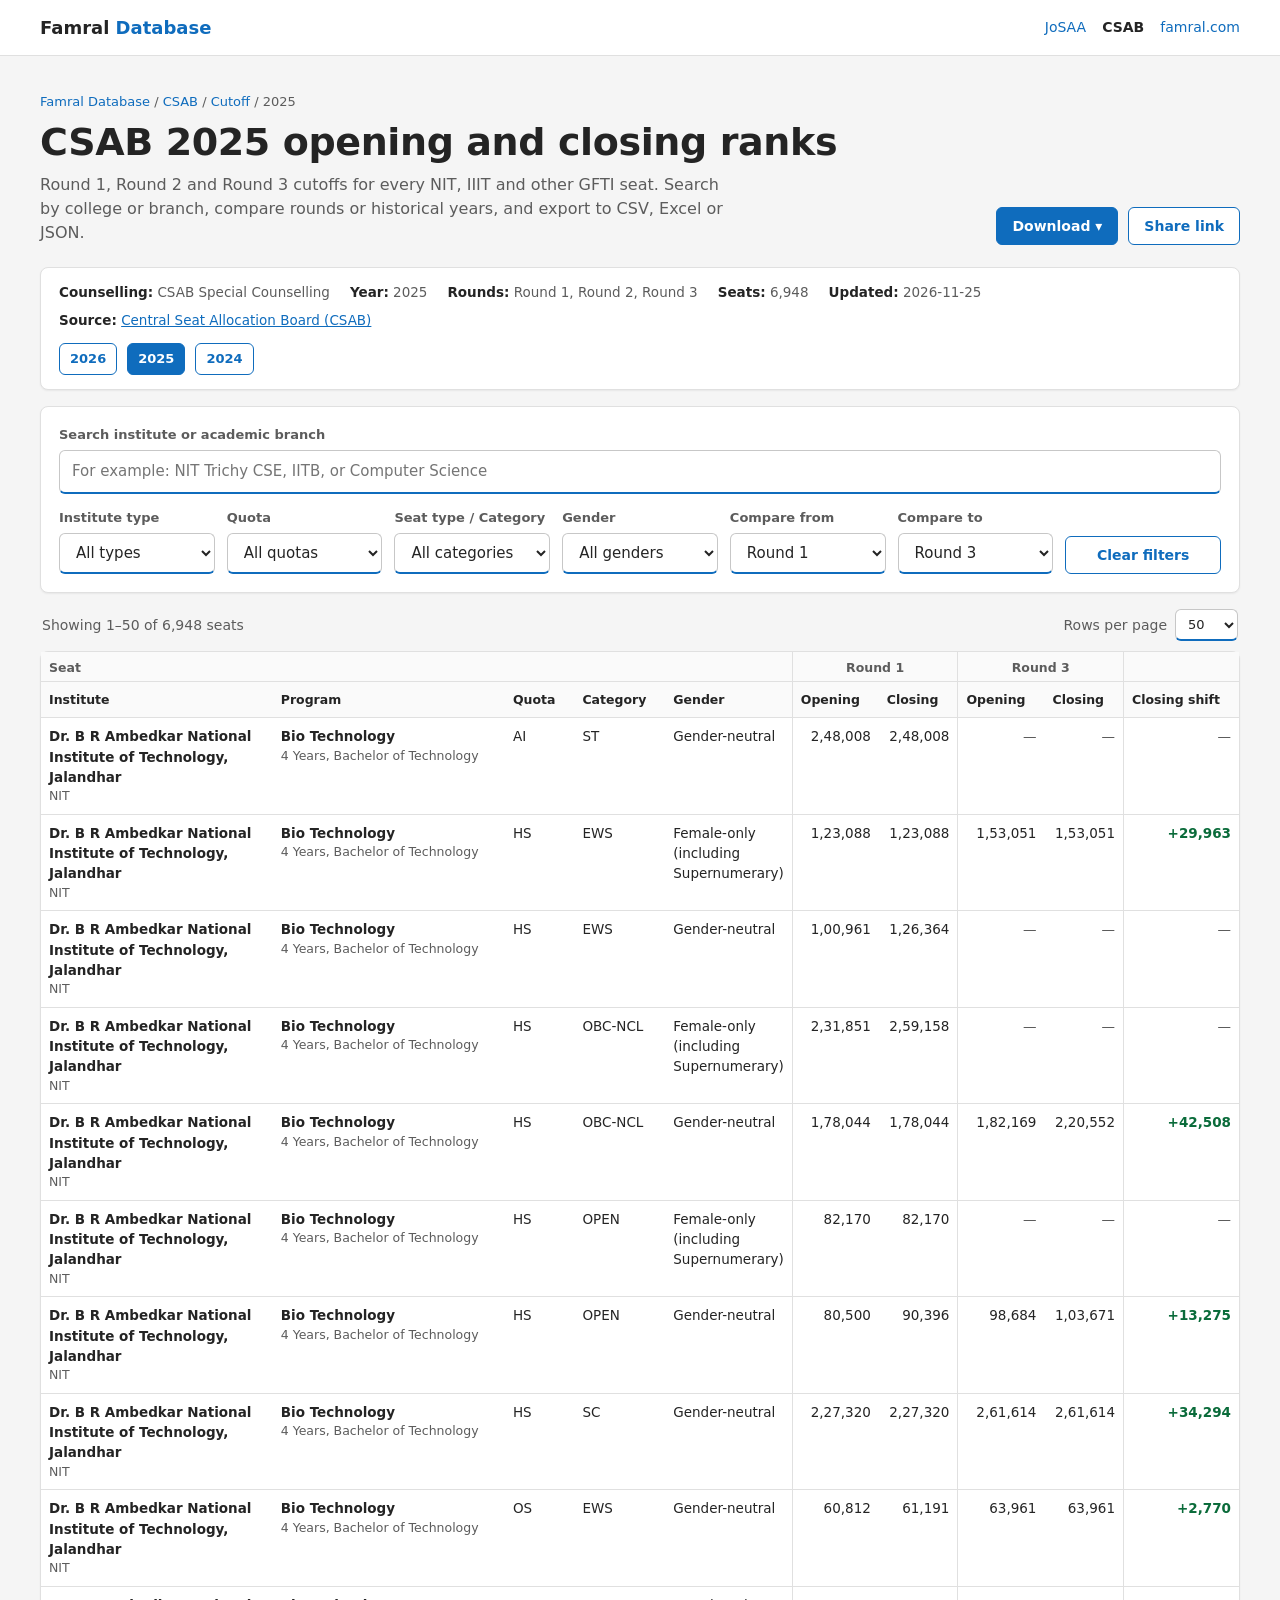
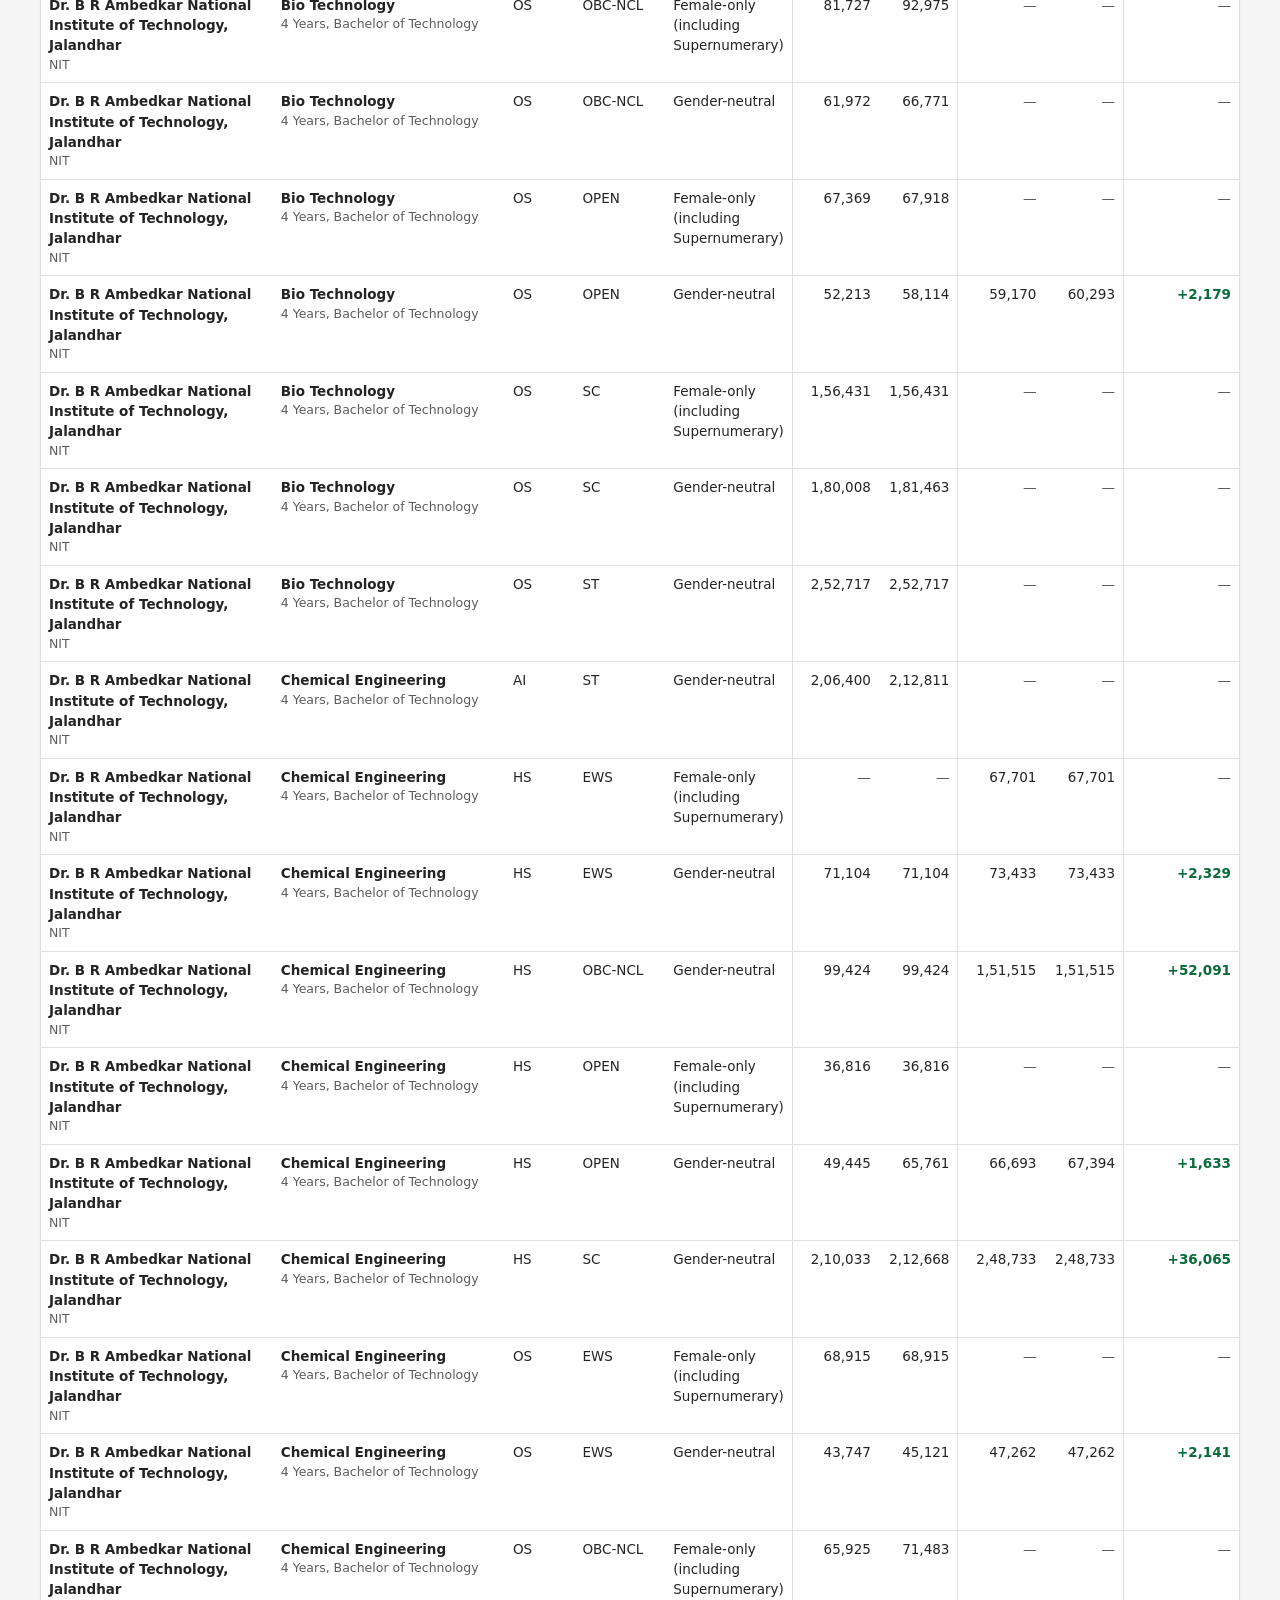
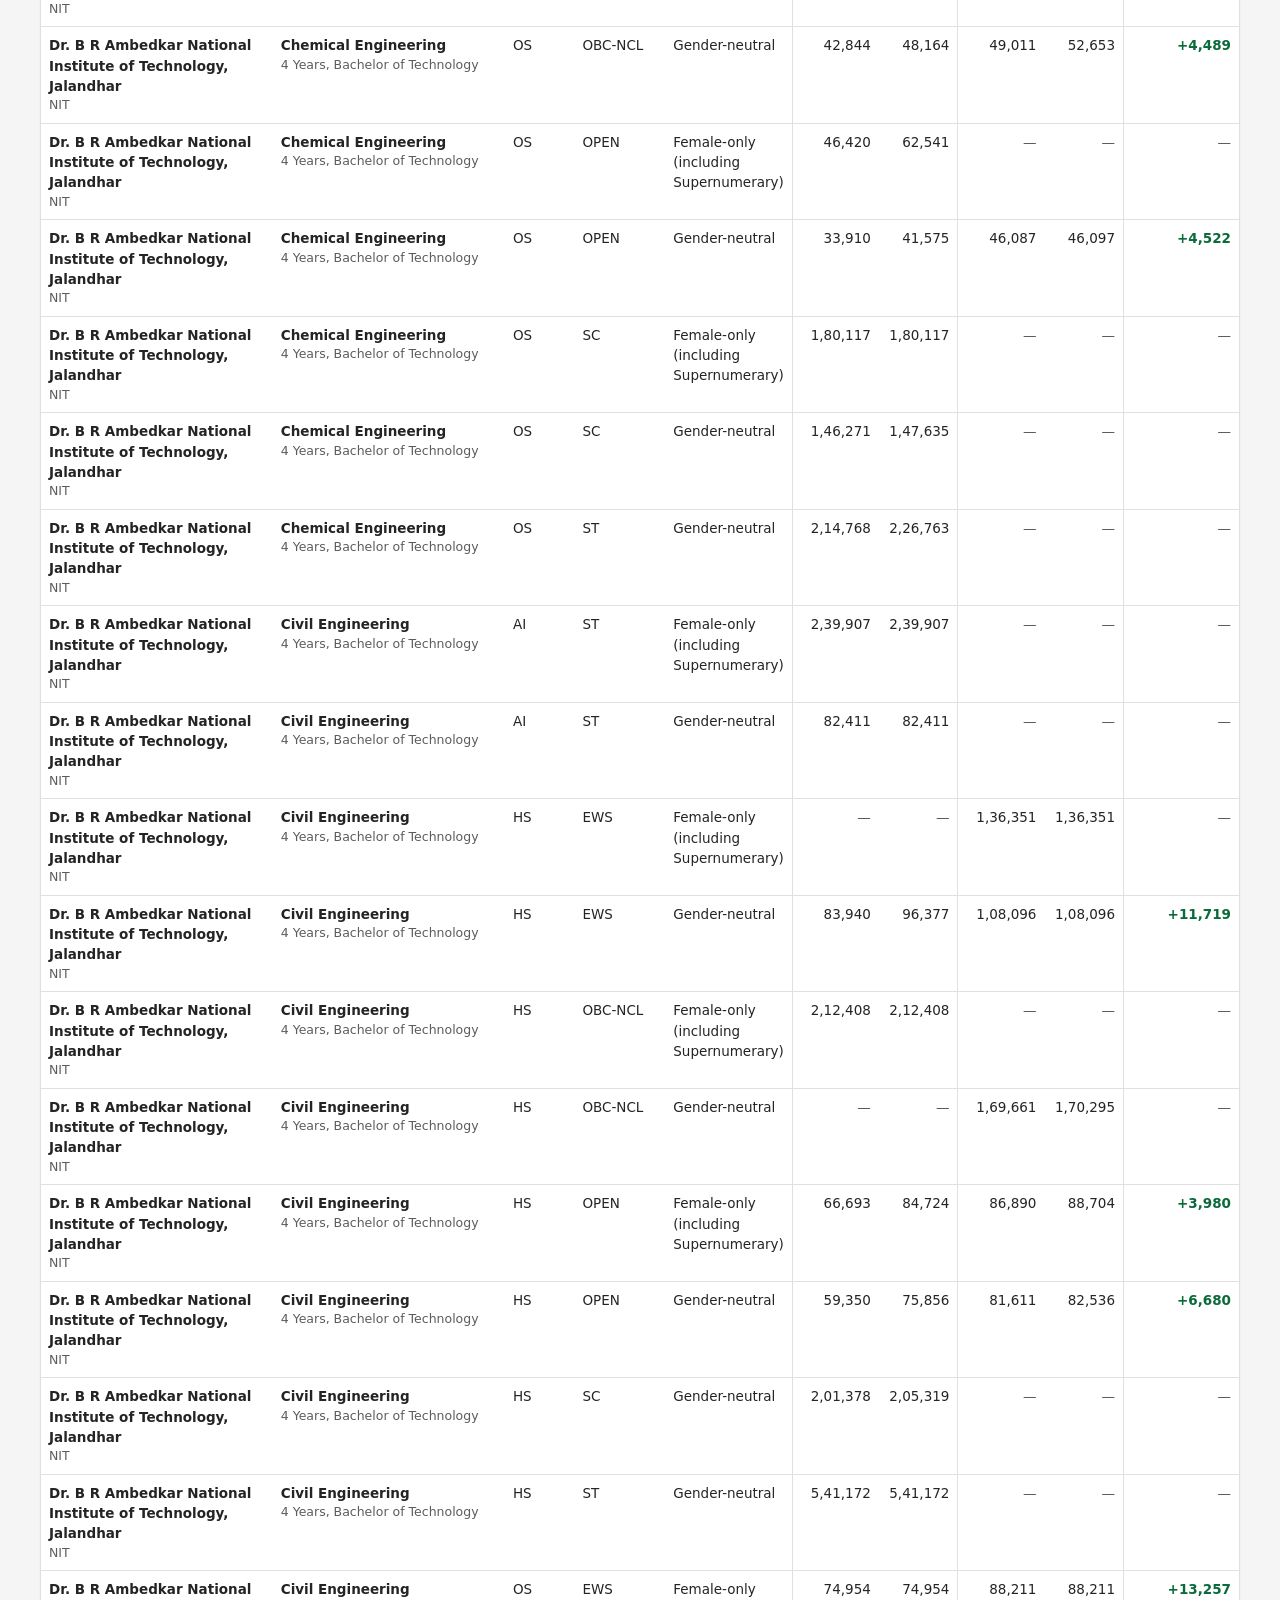
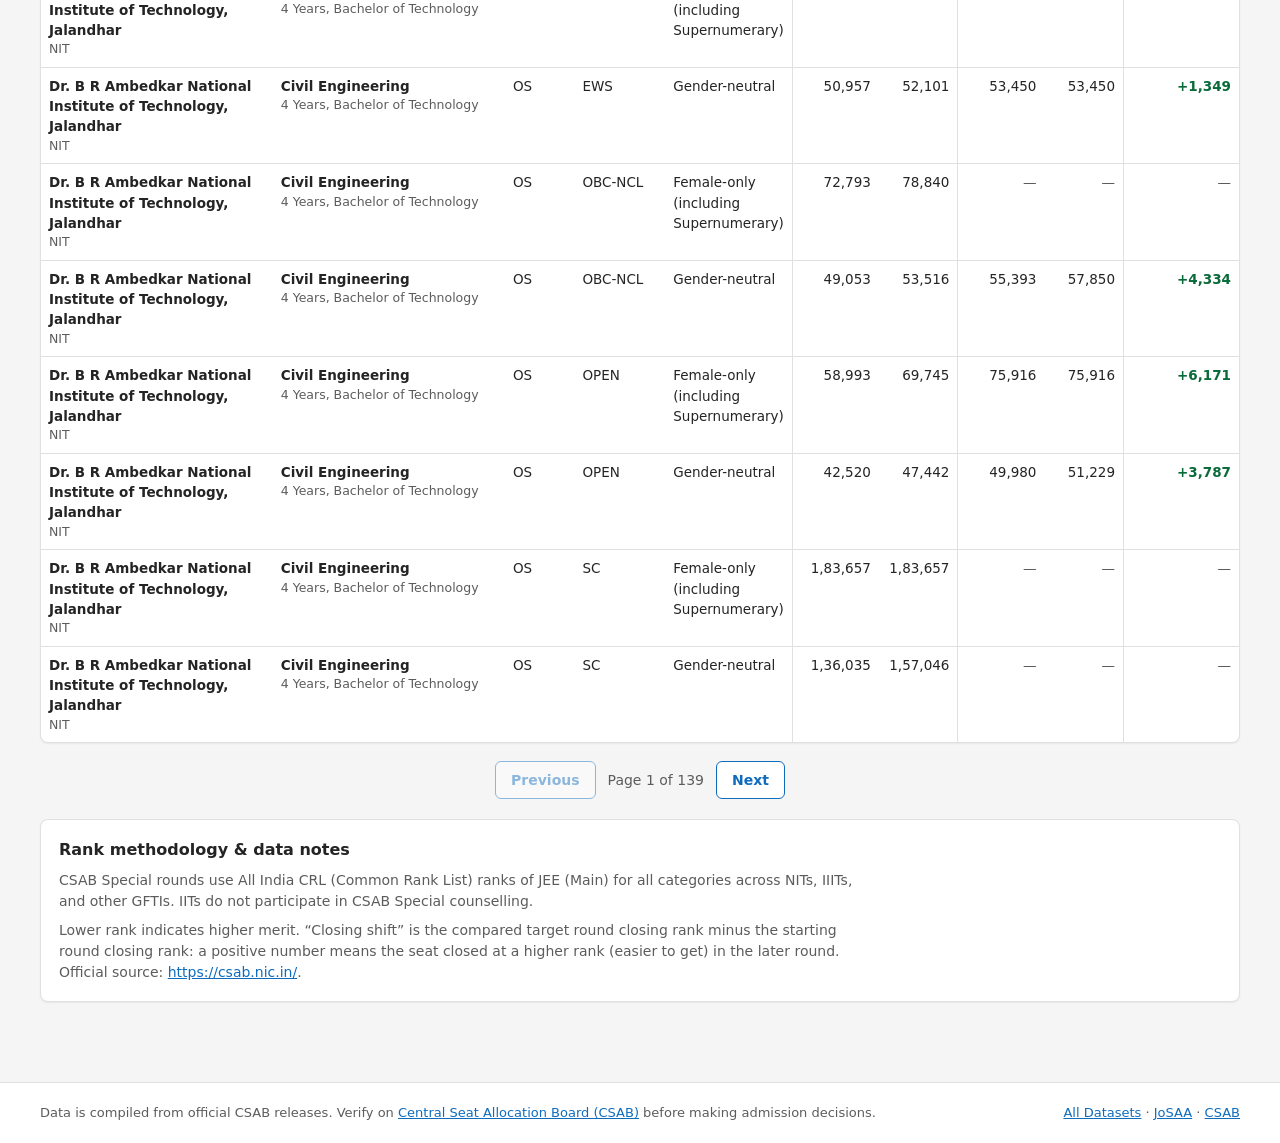
<file: csab/cutoff/2025.html>
<!doctype html>
<html lang="en">
<head>
<meta charset="utf-8">
<meta name="viewport" content="width=device-width, initial-scale=1, viewport-fit=cover">
<title>CSAB 2025 Cutoff: Opening &amp; Closing Ranks | Famral Database</title>
<meta name="description" content="Search and filter CSAB 2025 opening and closing ranks (Round 1, Round 2 and Round 3) for NIT, IIIT and other GFTI seats. Compare rounds, view historical trends and download CSV, Excel or JSON.">
<meta name="robots" content="index, follow, max-snippet:-1, max-image-preview:large">
<meta name="theme-color" content="#0f6cbd">
<link rel="canonical" href="https://database.famral.com/csab/cutoff/2025">
<link rel="icon" href="data:image/svg+xml,%3Csvg xmlns='http://www.w3.org/2000/svg' viewBox='0 0 32 32'%3E%3Crect width='32' height='32' rx='6' fill='%230f6cbd'/%3E%3Ctext x='16' y='23' font-family='Segoe UI,Arial' font-size='20' font-weight='700' text-anchor='middle' fill='white'%3EF%3C/text%3E%3C/svg%3E">
<meta property="og:type" content="website">
<meta property="og:site_name" content="Famral Database">
<meta property="og:title" content="CSAB 2025 Cutoff: Opening &amp; Closing Ranks | Famral Database">
<meta property="og:description" content="Search and filter CSAB 2025 opening and closing ranks (Round 1, Round 2 and Round 3) for NIT, IIIT and other GFTI seats. Compare rounds, view historical trends and download CSV, Excel or JSON.">
<meta property="og:url" content="https://database.famral.com/csab/cutoff/2025">
<meta property="og:locale" content="en_IN">
<meta name="twitter:card" content="summary">
<meta name="twitter:title" content="CSAB 2025 Cutoff: Opening &amp; Closing Ranks | Famral Database">
<meta name="twitter:description" content="Search and filter CSAB 2025 opening and closing ranks (Round 1, Round 2 and Round 3) for NIT, IIIT and other GFTI seats. Compare rounds, view historical trends and download CSV, Excel or JSON.">
<script type="application/ld+json">
[
  {
    "@context": "https://schema.org",
    "@type": "Dataset",
    "name": "CSAB 2025 cutoffs: opening and closing ranks",
    "description": "Search and filter CSAB 2025 opening and closing ranks (Round 1, Round 2 and Round 3) for NIT, IIIT and other GFTI seats. Compare rounds, view historical trends and download CSV, Excel or JSON.",
    "url": "https://database.famral.com/csab/cutoff/2025",
    "license": "https://creativecommons.org/licenses/by/4.0/",
    "creator": {
      "@type": "Organization",
      "name": "Famral",
      "url": "https://www.famral.com/"
    },
    "temporalCoverage": "2025",
    "keywords": [
      "CSAB",
      "CSAB 2025 cutoff",
      "opening rank",
      "closing rank",
      "2025"
    ],
    "distribution": [
      {
        "@type": "DataDownload",
        "encodingFormat": "application/json",
        "contentUrl": "https://database.famral.com/csab/cutoff/2025.json"
      }
    ]
  },
  {
    "@context": "https://schema.org",
    "@type": "BreadcrumbList",
    "itemListElement": [
      {
        "@type": "ListItem",
        "position": 1,
        "name": "Famral Database",
        "item": "https://database.famral.com/"
      },
      {
        "@type": "ListItem",
        "position": 2,
        "name": "CSAB",
        "item": "https://database.famral.com/csab/"
      },
      {
        "@type": "ListItem",
        "position": 3,
        "name": "Cutoff",
        "item": "https://database.famral.com/csab/cutoff/"
      },
      {
        "@type": "ListItem",
        "position": 4,
        "name": "2025",
        "item": "https://database.famral.com/csab/cutoff/2025"
      }
    ]
  }
]
</script>
<link rel="stylesheet" href="/assets/css/site.css">
</head>
<body>

<header id="site-header" class="top" data-active="csab"></header>

<section class="hero">
  <div>
    <nav class="crumb" aria-label="Breadcrumb"><a href="/">Famral Database</a> / <a href="/csab/">CSAB</a> / <a href="/csab/cutoff/">Cutoff</a> / <span>2025</span></nav>
    <h1>CSAB 2025 opening and closing ranks</h1>
    <p>Round 1, Round 2 and Round 3 cutoffs for every NIT, IIIT and other GFTI seat. Search by college or branch, compare rounds or historical years, and export to CSV, Excel or JSON.</p>
  </div>
  <div class="hero-actions">
    <div class="dropdown">
      <button class="btn primary" id="dl-toggle" type="button" aria-haspopup="true" aria-expanded="false">Download ▾</button>
      <div class="dropdown-menu" id="dl-menu" role="menu" hidden>
        <button class="dropdown-item" id="dl-pdf" type="button" role="menuitem"><span>Download PDF</span><small>.pdf</small></button>
        <button class="dropdown-item" id="dl-xls" type="button" role="menuitem"><span>Download Excel</span><small>.xlsx</small></button>
        <button class="dropdown-item" id="dl-csv" type="button" role="menuitem"><span>Download CSV</span><small>.csv</small></button>
        <a class="dropdown-item" href="2025.json" download role="menuitem"><span>Download JSON</span><small>.json</small></a>
      </div>
    </div>
    <button class="btn" id="share-btn" type="button">Share link</button>
  </div>
</section>

<main>
  <section class="card info-strip" aria-label="Dataset transparency">
    <div class="info-items">
      <span><strong>Counselling:</strong> CSAB Special Counselling</span>
      <span><strong>Year:</strong> 2025</span>
      <span><strong>Rounds:</strong> Round 1, Round 2, Round 3</span>
      <span><strong>Seats:</strong> 6,948</span>
      <span><strong>Updated:</strong> 2026-11-25</span>
      <span><strong>Source:</strong> <a href="https://csab.nic.in/" target="_blank" rel="noopener noreferrer">Central Seat Allocation Board (CSAB)</a></span>
    </div>
    <div class="actions" style="margin-top:0">
      <a class="btn sm ghost" href="/csab/cutoff/2026">2026</a> <a class="btn sm primary" href="/csab/cutoff/2025">2025</a> <a class="btn sm ghost" href="/csab/cutoff/2024">2024</a>
    </div>
  </section>

  <section class="card filters" aria-label="Filters">
    <div class="field">
      <label for="q">Search institute or academic branch</label>
      <input id="q" type="search" placeholder="For example: NIT Trichy CSE, IITB, or Computer Science" autocomplete="off">
    </div>
    <div class="row-selects">
      <div class="field"><label for="f-type">Institute type</label><select id="f-type"></select></div>
      <div class="field"><label for="f-quota">Quota</label><select id="f-quota"></select></div>
      <div class="field"><label for="f-cat">Seat type / Category</label><select id="f-cat"></select></div>
      <div class="field"><label for="f-gen">Gender</label><select id="f-gen"></select></div>
      <div class="field"><label for="f-ra">Compare from</label><select id="f-ra"></select></div>
      <div class="field"><label for="f-rb">Compare to</label><select id="f-rb"></select></div>
      <div class="field"><button class="btn" id="clear" type="button">Clear filters</button></div>
    </div>
  </section>

  <div class="meta" aria-live="polite">
    <span id="count">Showing 1–25 of 6,948 seats (preview)</span>
    <div class="meta-right">
      <label for="f-pagesize">Rows per page</label>
      <select id="f-pagesize">
        <option value="50" selected>50</option>
        <option value="100">100</option>
        <option value="200">200</option>
      </select>
    </div>
  </div>

  <div class="card scroller" id="tablewrap">
    <table>
      <thead>
        <tr class="groups">
          <th class="seat" colspan="5" scope="colgroup">Seat</th>
          <th class="sep" colspan="2" scope="colgroup" id="grp-ra">Round 1</th>
          <th class="sep" colspan="2" scope="colgroup" id="grp-rb">Round 3</th>
          <th class="sep" scope="col"></th>
        </tr>
        <tr class="cols" id="cols">
          <th scope="col">Institute</th>
          <th scope="col">Program</th>
          <th scope="col">Quota</th>
          <th scope="col">Category</th>
          <th scope="col">Gender</th>
          <th scope="col" class="num sep">Opening</th>
          <th scope="col" class="num">Closing</th>
          <th scope="col" class="num sep">Opening</th>
          <th scope="col" class="num">Closing</th>
          <th scope="col" class="num sep">Closing shift</th>
        </tr>
      </thead>
      <tbody id="body">
        <tr><td class="inst"><span class="name">Dr. B R Ambedkar National Institute of Technology, Jalandhar</span><span class="sub">NIT</span></td><td class="prog"><span class="name">Bio Technology</span><span class="sub">4 Years, Bachelor of Technology</span></td><td class="nowrap" data-label="Quota">AI</td><td class="nowrap" data-label="Category">ST</td><td class="nowrap" data-label="Gender">Gender-neutral</td><td class="num sep" data-label="R1 Opening">248,008</td><td class="num" data-label="R1 Closing">248,008</td><td class="num sep" data-label="R3 Opening">—</td><td class="num" data-label="R3 Closing">—</td><td class="num sep" data-label="Closing Shift"><span class="dash">—</span></td></tr>
        <tr><td class="inst"><span class="name">Dr. B R Ambedkar National Institute of Technology, Jalandhar</span><span class="sub">NIT</span></td><td class="prog"><span class="name">Bio Technology</span><span class="sub">4 Years, Bachelor of Technology</span></td><td class="nowrap" data-label="Quota">HS</td><td class="nowrap" data-label="Category">EWS</td><td class="nowrap" data-label="Gender">Female-only (including Supernumerary)</td><td class="num sep" data-label="R1 Opening">123,088</td><td class="num" data-label="R1 Closing">123,088</td><td class="num sep" data-label="R3 Opening">153,051</td><td class="num" data-label="R3 Closing">153,051</td><td class="num sep" data-label="Closing Shift"><span class="pos">+29,963</span></td></tr>
        <tr><td class="inst"><span class="name">Dr. B R Ambedkar National Institute of Technology, Jalandhar</span><span class="sub">NIT</span></td><td class="prog"><span class="name">Bio Technology</span><span class="sub">4 Years, Bachelor of Technology</span></td><td class="nowrap" data-label="Quota">HS</td><td class="nowrap" data-label="Category">EWS</td><td class="nowrap" data-label="Gender">Gender-neutral</td><td class="num sep" data-label="R1 Opening">100,961</td><td class="num" data-label="R1 Closing">126,364</td><td class="num sep" data-label="R3 Opening">—</td><td class="num" data-label="R3 Closing">—</td><td class="num sep" data-label="Closing Shift"><span class="dash">—</span></td></tr>
        <tr><td class="inst"><span class="name">Dr. B R Ambedkar National Institute of Technology, Jalandhar</span><span class="sub">NIT</span></td><td class="prog"><span class="name">Bio Technology</span><span class="sub">4 Years, Bachelor of Technology</span></td><td class="nowrap" data-label="Quota">HS</td><td class="nowrap" data-label="Category">OBC-NCL</td><td class="nowrap" data-label="Gender">Female-only (including Supernumerary)</td><td class="num sep" data-label="R1 Opening">231,851</td><td class="num" data-label="R1 Closing">259,158</td><td class="num sep" data-label="R3 Opening">—</td><td class="num" data-label="R3 Closing">—</td><td class="num sep" data-label="Closing Shift"><span class="dash">—</span></td></tr>
        <tr><td class="inst"><span class="name">Dr. B R Ambedkar National Institute of Technology, Jalandhar</span><span class="sub">NIT</span></td><td class="prog"><span class="name">Bio Technology</span><span class="sub">4 Years, Bachelor of Technology</span></td><td class="nowrap" data-label="Quota">HS</td><td class="nowrap" data-label="Category">OBC-NCL</td><td class="nowrap" data-label="Gender">Gender-neutral</td><td class="num sep" data-label="R1 Opening">178,044</td><td class="num" data-label="R1 Closing">178,044</td><td class="num sep" data-label="R3 Opening">182,169</td><td class="num" data-label="R3 Closing">220,552</td><td class="num sep" data-label="Closing Shift"><span class="pos">+42,508</span></td></tr>
        <tr><td class="inst"><span class="name">Dr. B R Ambedkar National Institute of Technology, Jalandhar</span><span class="sub">NIT</span></td><td class="prog"><span class="name">Bio Technology</span><span class="sub">4 Years, Bachelor of Technology</span></td><td class="nowrap" data-label="Quota">HS</td><td class="nowrap" data-label="Category">OPEN</td><td class="nowrap" data-label="Gender">Female-only (including Supernumerary)</td><td class="num sep" data-label="R1 Opening">82,170</td><td class="num" data-label="R1 Closing">82,170</td><td class="num sep" data-label="R3 Opening">—</td><td class="num" data-label="R3 Closing">—</td><td class="num sep" data-label="Closing Shift"><span class="dash">—</span></td></tr>
        <tr><td class="inst"><span class="name">Dr. B R Ambedkar National Institute of Technology, Jalandhar</span><span class="sub">NIT</span></td><td class="prog"><span class="name">Bio Technology</span><span class="sub">4 Years, Bachelor of Technology</span></td><td class="nowrap" data-label="Quota">HS</td><td class="nowrap" data-label="Category">OPEN</td><td class="nowrap" data-label="Gender">Gender-neutral</td><td class="num sep" data-label="R1 Opening">80,500</td><td class="num" data-label="R1 Closing">90,396</td><td class="num sep" data-label="R3 Opening">98,684</td><td class="num" data-label="R3 Closing">103,671</td><td class="num sep" data-label="Closing Shift"><span class="pos">+13,275</span></td></tr>
        <tr><td class="inst"><span class="name">Dr. B R Ambedkar National Institute of Technology, Jalandhar</span><span class="sub">NIT</span></td><td class="prog"><span class="name">Bio Technology</span><span class="sub">4 Years, Bachelor of Technology</span></td><td class="nowrap" data-label="Quota">HS</td><td class="nowrap" data-label="Category">SC</td><td class="nowrap" data-label="Gender">Gender-neutral</td><td class="num sep" data-label="R1 Opening">227,320</td><td class="num" data-label="R1 Closing">227,320</td><td class="num sep" data-label="R3 Opening">261,614</td><td class="num" data-label="R3 Closing">261,614</td><td class="num sep" data-label="Closing Shift"><span class="pos">+34,294</span></td></tr>
        <tr><td class="inst"><span class="name">Dr. B R Ambedkar National Institute of Technology, Jalandhar</span><span class="sub">NIT</span></td><td class="prog"><span class="name">Bio Technology</span><span class="sub">4 Years, Bachelor of Technology</span></td><td class="nowrap" data-label="Quota">OS</td><td class="nowrap" data-label="Category">EWS</td><td class="nowrap" data-label="Gender">Gender-neutral</td><td class="num sep" data-label="R1 Opening">60,812</td><td class="num" data-label="R1 Closing">61,191</td><td class="num sep" data-label="R3 Opening">63,961</td><td class="num" data-label="R3 Closing">63,961</td><td class="num sep" data-label="Closing Shift"><span class="pos">+2,770</span></td></tr>
        <tr><td class="inst"><span class="name">Dr. B R Ambedkar National Institute of Technology, Jalandhar</span><span class="sub">NIT</span></td><td class="prog"><span class="name">Bio Technology</span><span class="sub">4 Years, Bachelor of Technology</span></td><td class="nowrap" data-label="Quota">OS</td><td class="nowrap" data-label="Category">OBC-NCL</td><td class="nowrap" data-label="Gender">Female-only (including Supernumerary)</td><td class="num sep" data-label="R1 Opening">81,727</td><td class="num" data-label="R1 Closing">92,975</td><td class="num sep" data-label="R3 Opening">—</td><td class="num" data-label="R3 Closing">—</td><td class="num sep" data-label="Closing Shift"><span class="dash">—</span></td></tr>
        <tr><td class="inst"><span class="name">Dr. B R Ambedkar National Institute of Technology, Jalandhar</span><span class="sub">NIT</span></td><td class="prog"><span class="name">Bio Technology</span><span class="sub">4 Years, Bachelor of Technology</span></td><td class="nowrap" data-label="Quota">OS</td><td class="nowrap" data-label="Category">OBC-NCL</td><td class="nowrap" data-label="Gender">Gender-neutral</td><td class="num sep" data-label="R1 Opening">61,972</td><td class="num" data-label="R1 Closing">66,771</td><td class="num sep" data-label="R3 Opening">—</td><td class="num" data-label="R3 Closing">—</td><td class="num sep" data-label="Closing Shift"><span class="dash">—</span></td></tr>
        <tr><td class="inst"><span class="name">Dr. B R Ambedkar National Institute of Technology, Jalandhar</span><span class="sub">NIT</span></td><td class="prog"><span class="name">Bio Technology</span><span class="sub">4 Years, Bachelor of Technology</span></td><td class="nowrap" data-label="Quota">OS</td><td class="nowrap" data-label="Category">OPEN</td><td class="nowrap" data-label="Gender">Female-only (including Supernumerary)</td><td class="num sep" data-label="R1 Opening">67,369</td><td class="num" data-label="R1 Closing">67,918</td><td class="num sep" data-label="R3 Opening">—</td><td class="num" data-label="R3 Closing">—</td><td class="num sep" data-label="Closing Shift"><span class="dash">—</span></td></tr>
        <tr><td class="inst"><span class="name">Dr. B R Ambedkar National Institute of Technology, Jalandhar</span><span class="sub">NIT</span></td><td class="prog"><span class="name">Bio Technology</span><span class="sub">4 Years, Bachelor of Technology</span></td><td class="nowrap" data-label="Quota">OS</td><td class="nowrap" data-label="Category">OPEN</td><td class="nowrap" data-label="Gender">Gender-neutral</td><td class="num sep" data-label="R1 Opening">52,213</td><td class="num" data-label="R1 Closing">58,114</td><td class="num sep" data-label="R3 Opening">59,170</td><td class="num" data-label="R3 Closing">60,293</td><td class="num sep" data-label="Closing Shift"><span class="pos">+2,179</span></td></tr>
        <tr><td class="inst"><span class="name">Dr. B R Ambedkar National Institute of Technology, Jalandhar</span><span class="sub">NIT</span></td><td class="prog"><span class="name">Bio Technology</span><span class="sub">4 Years, Bachelor of Technology</span></td><td class="nowrap" data-label="Quota">OS</td><td class="nowrap" data-label="Category">SC</td><td class="nowrap" data-label="Gender">Female-only (including Supernumerary)</td><td class="num sep" data-label="R1 Opening">156,431</td><td class="num" data-label="R1 Closing">156,431</td><td class="num sep" data-label="R3 Opening">—</td><td class="num" data-label="R3 Closing">—</td><td class="num sep" data-label="Closing Shift"><span class="dash">—</span></td></tr>
        <tr><td class="inst"><span class="name">Dr. B R Ambedkar National Institute of Technology, Jalandhar</span><span class="sub">NIT</span></td><td class="prog"><span class="name">Bio Technology</span><span class="sub">4 Years, Bachelor of Technology</span></td><td class="nowrap" data-label="Quota">OS</td><td class="nowrap" data-label="Category">SC</td><td class="nowrap" data-label="Gender">Gender-neutral</td><td class="num sep" data-label="R1 Opening">180,008</td><td class="num" data-label="R1 Closing">181,463</td><td class="num sep" data-label="R3 Opening">—</td><td class="num" data-label="R3 Closing">—</td><td class="num sep" data-label="Closing Shift"><span class="dash">—</span></td></tr>
        <tr><td class="inst"><span class="name">Dr. B R Ambedkar National Institute of Technology, Jalandhar</span><span class="sub">NIT</span></td><td class="prog"><span class="name">Bio Technology</span><span class="sub">4 Years, Bachelor of Technology</span></td><td class="nowrap" data-label="Quota">OS</td><td class="nowrap" data-label="Category">ST</td><td class="nowrap" data-label="Gender">Gender-neutral</td><td class="num sep" data-label="R1 Opening">252,717</td><td class="num" data-label="R1 Closing">252,717</td><td class="num sep" data-label="R3 Opening">—</td><td class="num" data-label="R3 Closing">—</td><td class="num sep" data-label="Closing Shift"><span class="dash">—</span></td></tr>
        <tr><td class="inst"><span class="name">Dr. B R Ambedkar National Institute of Technology, Jalandhar</span><span class="sub">NIT</span></td><td class="prog"><span class="name">Chemical Engineering</span><span class="sub">4 Years, Bachelor of Technology</span></td><td class="nowrap" data-label="Quota">AI</td><td class="nowrap" data-label="Category">ST</td><td class="nowrap" data-label="Gender">Gender-neutral</td><td class="num sep" data-label="R1 Opening">206,400</td><td class="num" data-label="R1 Closing">212,811</td><td class="num sep" data-label="R3 Opening">—</td><td class="num" data-label="R3 Closing">—</td><td class="num sep" data-label="Closing Shift"><span class="dash">—</span></td></tr>
        <tr><td class="inst"><span class="name">Dr. B R Ambedkar National Institute of Technology, Jalandhar</span><span class="sub">NIT</span></td><td class="prog"><span class="name">Chemical Engineering</span><span class="sub">4 Years, Bachelor of Technology</span></td><td class="nowrap" data-label="Quota">HS</td><td class="nowrap" data-label="Category">EWS</td><td class="nowrap" data-label="Gender">Female-only (including Supernumerary)</td><td class="num sep" data-label="R1 Opening">—</td><td class="num" data-label="R1 Closing">—</td><td class="num sep" data-label="R3 Opening">67,701</td><td class="num" data-label="R3 Closing">67,701</td><td class="num sep" data-label="Closing Shift"><span class="dash">—</span></td></tr>
        <tr><td class="inst"><span class="name">Dr. B R Ambedkar National Institute of Technology, Jalandhar</span><span class="sub">NIT</span></td><td class="prog"><span class="name">Chemical Engineering</span><span class="sub">4 Years, Bachelor of Technology</span></td><td class="nowrap" data-label="Quota">HS</td><td class="nowrap" data-label="Category">EWS</td><td class="nowrap" data-label="Gender">Gender-neutral</td><td class="num sep" data-label="R1 Opening">71,104</td><td class="num" data-label="R1 Closing">71,104</td><td class="num sep" data-label="R3 Opening">73,433</td><td class="num" data-label="R3 Closing">73,433</td><td class="num sep" data-label="Closing Shift"><span class="pos">+2,329</span></td></tr>
        <tr><td class="inst"><span class="name">Dr. B R Ambedkar National Institute of Technology, Jalandhar</span><span class="sub">NIT</span></td><td class="prog"><span class="name">Chemical Engineering</span><span class="sub">4 Years, Bachelor of Technology</span></td><td class="nowrap" data-label="Quota">HS</td><td class="nowrap" data-label="Category">OBC-NCL</td><td class="nowrap" data-label="Gender">Gender-neutral</td><td class="num sep" data-label="R1 Opening">99,424</td><td class="num" data-label="R1 Closing">99,424</td><td class="num sep" data-label="R3 Opening">151,515</td><td class="num" data-label="R3 Closing">151,515</td><td class="num sep" data-label="Closing Shift"><span class="pos">+52,091</span></td></tr>
        <tr><td class="inst"><span class="name">Dr. B R Ambedkar National Institute of Technology, Jalandhar</span><span class="sub">NIT</span></td><td class="prog"><span class="name">Chemical Engineering</span><span class="sub">4 Years, Bachelor of Technology</span></td><td class="nowrap" data-label="Quota">HS</td><td class="nowrap" data-label="Category">OPEN</td><td class="nowrap" data-label="Gender">Female-only (including Supernumerary)</td><td class="num sep" data-label="R1 Opening">36,816</td><td class="num" data-label="R1 Closing">36,816</td><td class="num sep" data-label="R3 Opening">—</td><td class="num" data-label="R3 Closing">—</td><td class="num sep" data-label="Closing Shift"><span class="dash">—</span></td></tr>
        <tr><td class="inst"><span class="name">Dr. B R Ambedkar National Institute of Technology, Jalandhar</span><span class="sub">NIT</span></td><td class="prog"><span class="name">Chemical Engineering</span><span class="sub">4 Years, Bachelor of Technology</span></td><td class="nowrap" data-label="Quota">HS</td><td class="nowrap" data-label="Category">OPEN</td><td class="nowrap" data-label="Gender">Gender-neutral</td><td class="num sep" data-label="R1 Opening">49,445</td><td class="num" data-label="R1 Closing">65,761</td><td class="num sep" data-label="R3 Opening">66,693</td><td class="num" data-label="R3 Closing">67,394</td><td class="num sep" data-label="Closing Shift"><span class="pos">+1,633</span></td></tr>
        <tr><td class="inst"><span class="name">Dr. B R Ambedkar National Institute of Technology, Jalandhar</span><span class="sub">NIT</span></td><td class="prog"><span class="name">Chemical Engineering</span><span class="sub">4 Years, Bachelor of Technology</span></td><td class="nowrap" data-label="Quota">HS</td><td class="nowrap" data-label="Category">SC</td><td class="nowrap" data-label="Gender">Gender-neutral</td><td class="num sep" data-label="R1 Opening">210,033</td><td class="num" data-label="R1 Closing">212,668</td><td class="num sep" data-label="R3 Opening">248,733</td><td class="num" data-label="R3 Closing">248,733</td><td class="num sep" data-label="Closing Shift"><span class="pos">+36,065</span></td></tr>
        <tr><td class="inst"><span class="name">Dr. B R Ambedkar National Institute of Technology, Jalandhar</span><span class="sub">NIT</span></td><td class="prog"><span class="name">Chemical Engineering</span><span class="sub">4 Years, Bachelor of Technology</span></td><td class="nowrap" data-label="Quota">OS</td><td class="nowrap" data-label="Category">EWS</td><td class="nowrap" data-label="Gender">Female-only (including Supernumerary)</td><td class="num sep" data-label="R1 Opening">68,915</td><td class="num" data-label="R1 Closing">68,915</td><td class="num sep" data-label="R3 Opening">—</td><td class="num" data-label="R3 Closing">—</td><td class="num sep" data-label="Closing Shift"><span class="dash">—</span></td></tr>
        <tr><td class="inst"><span class="name">Dr. B R Ambedkar National Institute of Technology, Jalandhar</span><span class="sub">NIT</span></td><td class="prog"><span class="name">Chemical Engineering</span><span class="sub">4 Years, Bachelor of Technology</span></td><td class="nowrap" data-label="Quota">OS</td><td class="nowrap" data-label="Category">EWS</td><td class="nowrap" data-label="Gender">Gender-neutral</td><td class="num sep" data-label="R1 Opening">43,747</td><td class="num" data-label="R1 Closing">45,121</td><td class="num sep" data-label="R3 Opening">47,262</td><td class="num" data-label="R3 Closing">47,262</td><td class="num sep" data-label="Closing Shift"><span class="pos">+2,141</span></td></tr>
      </tbody>
    </table>
    <div class="empty" id="empty" hidden></div>
  </div>

  <div class="pager">
    <button class="btn" id="prev" type="button" disabled>Previous</button>
    <span id="pageinfo">Page 1</span>
    <button class="btn" id="next" type="button" disabled>Next</button>
  </div>

  <section class="card methodology" aria-label="Rank methodology">
    <h2>Rank methodology &amp; data notes</h2>
    <p>CSAB Special rounds use All India CRL (Common Rank List) ranks of JEE (Main) for all categories across NITs, IIITs, and other GFTIs. IITs do not participate in CSAB Special counselling.</p>
    <p>Lower rank indicates higher merit. “Closing shift” is the compared target round closing rank minus the starting round closing rank: a positive number means the seat closed at a higher rank (easier to get) in the later round. Official source: <a href="https://csab.nic.in/" target="_blank" rel="noopener noreferrer">https://csab.nic.in/</a>.</p>
  </section>
</main>

<footer id="site-footer" data-counselling="csab"></footer>

<script>
window.CUTOFF_PAGE = { counselling: "csab", year: 2025 };
</script>
<script src="/assets/js/layout.js"></script>
<script src="/assets/js/counselling-config.js"></script>
<script src="/assets/js/pdf-export.js"></script>
<script src="/assets/js/cutoff-app.js"></script>
</body>
</html>
</file>
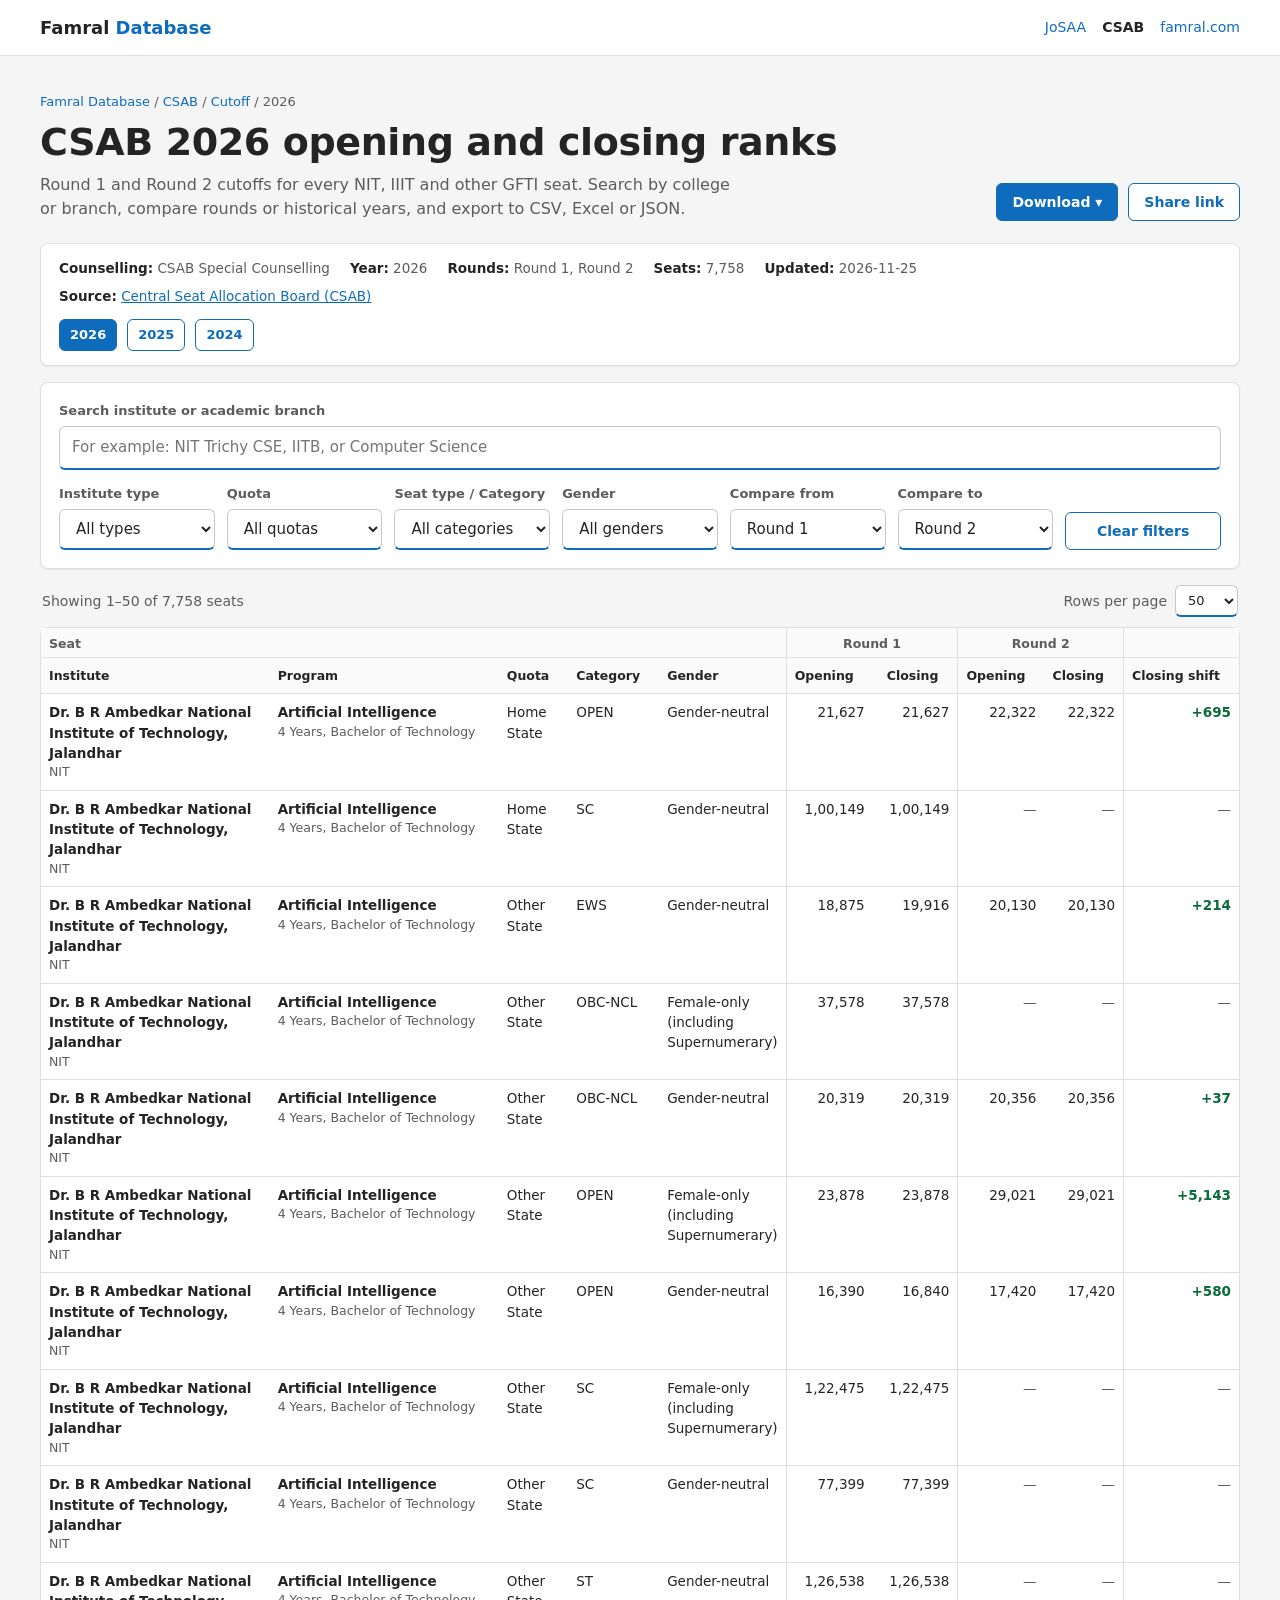
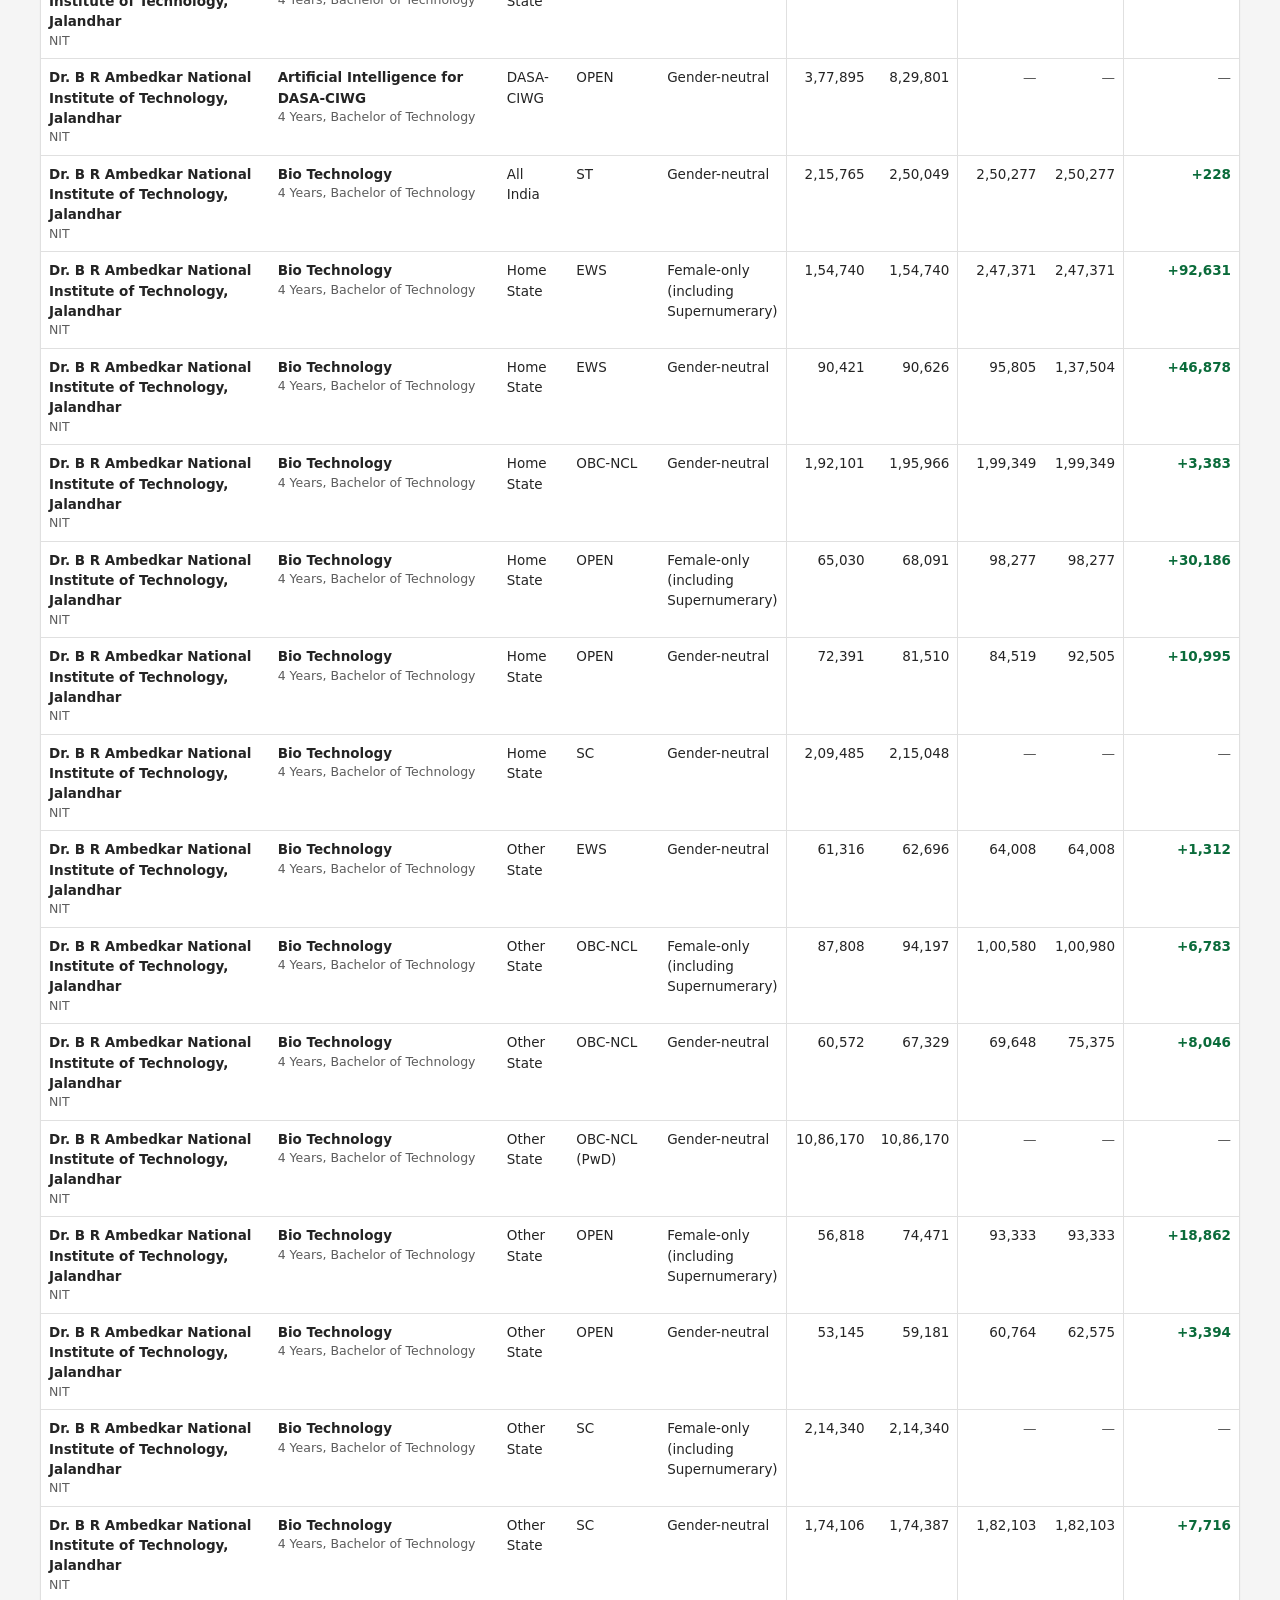
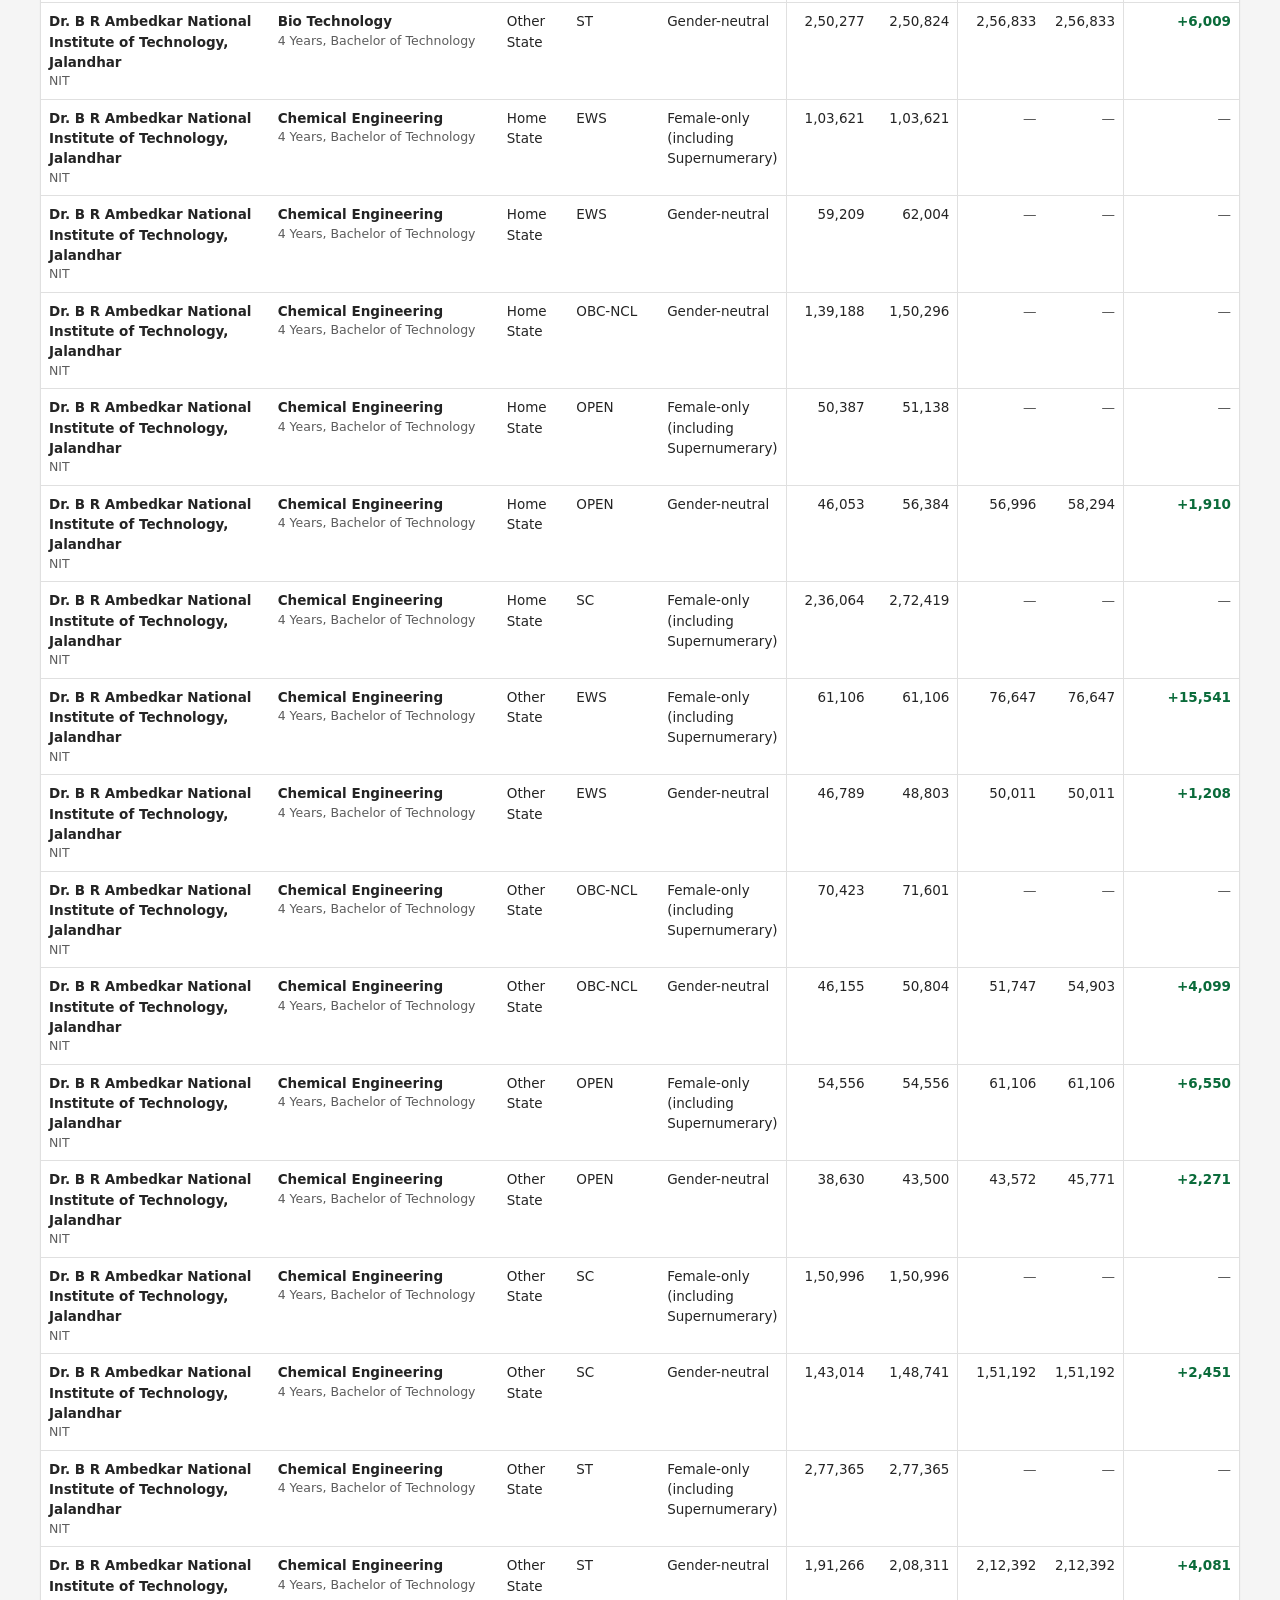
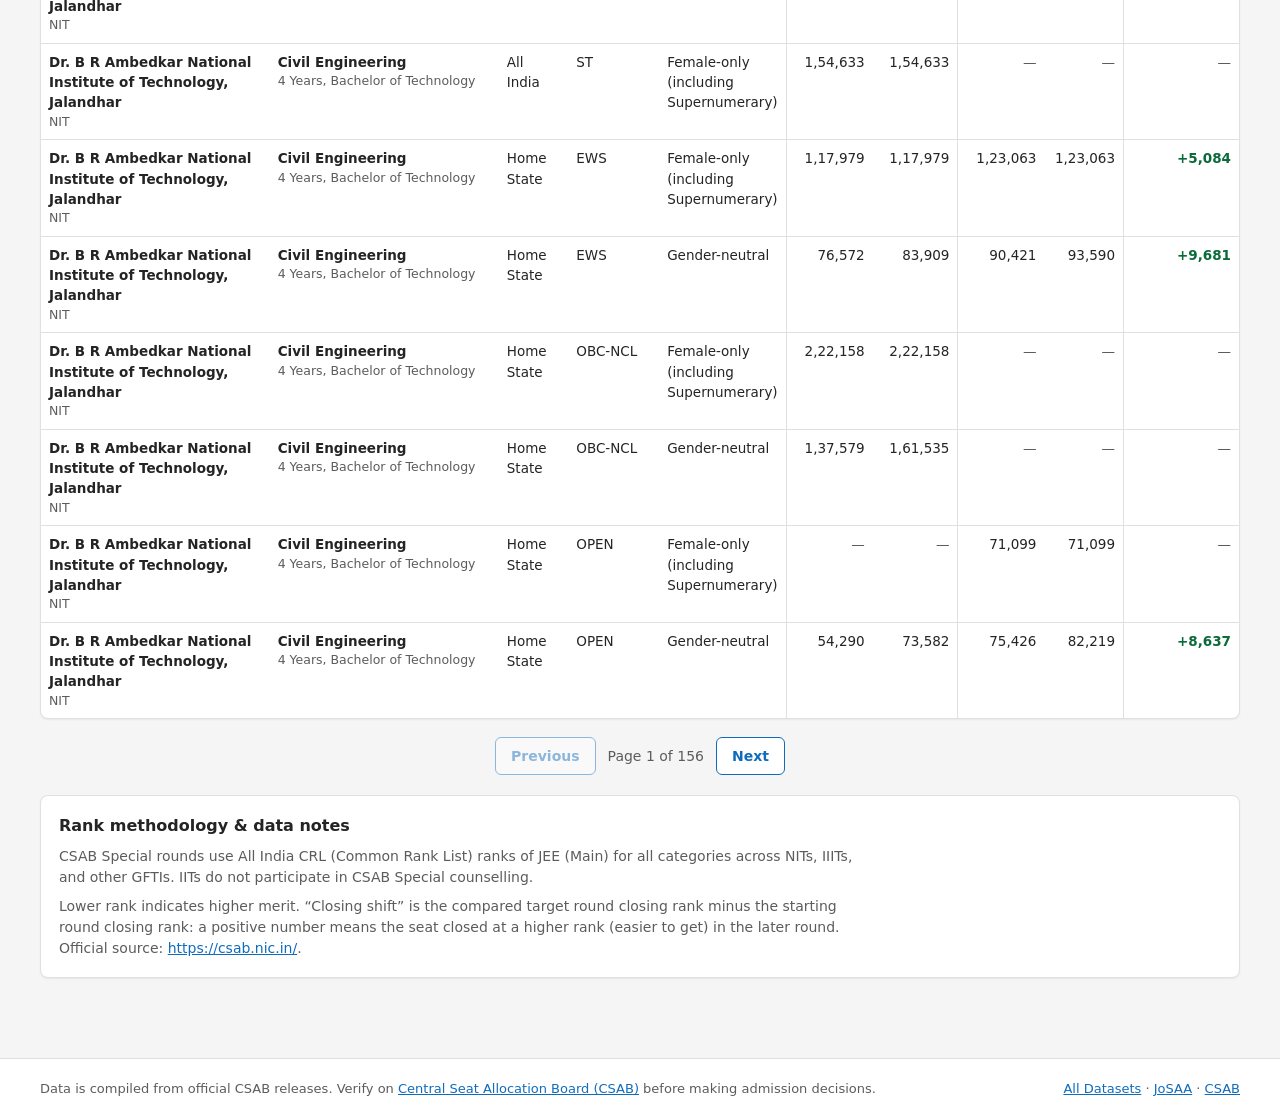
<file: csab/cutoff/2026.html>
<!doctype html>
<html lang="en">
<head>
<meta charset="utf-8">
<meta name="viewport" content="width=device-width, initial-scale=1, viewport-fit=cover">
<title>CSAB 2026 Cutoff: Opening &amp; Closing Ranks | Famral Database</title>
<meta name="description" content="Search and filter CSAB 2026 opening and closing ranks (Round 1 and Round 2) for NIT, IIIT and other GFTI seats. Compare rounds, view historical trends and download CSV, Excel or JSON.">
<meta name="robots" content="index, follow, max-snippet:-1, max-image-preview:large">
<meta name="theme-color" content="#0f6cbd">
<link rel="canonical" href="https://database.famral.com/csab/cutoff/2026">
<link rel="icon" href="data:image/svg+xml,%3Csvg xmlns='http://www.w3.org/2000/svg' viewBox='0 0 32 32'%3E%3Crect width='32' height='32' rx='6' fill='%230f6cbd'/%3E%3Ctext x='16' y='23' font-family='Segoe UI,Arial' font-size='20' font-weight='700' text-anchor='middle' fill='white'%3EF%3C/text%3E%3C/svg%3E">
<meta property="og:type" content="website">
<meta property="og:site_name" content="Famral Database">
<meta property="og:title" content="CSAB 2026 Cutoff: Opening &amp; Closing Ranks | Famral Database">
<meta property="og:description" content="Search and filter CSAB 2026 opening and closing ranks (Round 1 and Round 2) for NIT, IIIT and other GFTI seats. Compare rounds, view historical trends and download CSV, Excel or JSON.">
<meta property="og:url" content="https://database.famral.com/csab/cutoff/2026">
<meta property="og:locale" content="en_IN">
<meta name="twitter:card" content="summary">
<meta name="twitter:title" content="CSAB 2026 Cutoff: Opening &amp; Closing Ranks | Famral Database">
<meta name="twitter:description" content="Search and filter CSAB 2026 opening and closing ranks (Round 1 and Round 2) for NIT, IIIT and other GFTI seats. Compare rounds, view historical trends and download CSV, Excel or JSON.">
<script type="application/ld+json">
[
  {
    "@context": "https://schema.org",
    "@type": "Dataset",
    "name": "CSAB 2026 cutoffs: opening and closing ranks",
    "description": "Search and filter CSAB 2026 opening and closing ranks (Round 1 and Round 2) for NIT, IIIT and other GFTI seats. Compare rounds, view historical trends and download CSV, Excel or JSON.",
    "url": "https://database.famral.com/csab/cutoff/2026",
    "license": "https://creativecommons.org/licenses/by/4.0/",
    "creator": {
      "@type": "Organization",
      "name": "Famral",
      "url": "https://www.famral.com/"
    },
    "temporalCoverage": "2026",
    "keywords": [
      "CSAB",
      "CSAB 2026 cutoff",
      "opening rank",
      "closing rank",
      "2026"
    ],
    "distribution": [
      {
        "@type": "DataDownload",
        "encodingFormat": "application/json",
        "contentUrl": "https://database.famral.com/csab/cutoff/2026.json"
      }
    ]
  },
  {
    "@context": "https://schema.org",
    "@type": "BreadcrumbList",
    "itemListElement": [
      {
        "@type": "ListItem",
        "position": 1,
        "name": "Famral Database",
        "item": "https://database.famral.com/"
      },
      {
        "@type": "ListItem",
        "position": 2,
        "name": "CSAB",
        "item": "https://database.famral.com/csab/"
      },
      {
        "@type": "ListItem",
        "position": 3,
        "name": "Cutoff",
        "item": "https://database.famral.com/csab/cutoff/"
      },
      {
        "@type": "ListItem",
        "position": 4,
        "name": "2026",
        "item": "https://database.famral.com/csab/cutoff/2026"
      }
    ]
  }
]
</script>
<link rel="stylesheet" href="/assets/css/site.css">
</head>
<body>

<header id="site-header" class="top" data-active="csab"></header>

<section class="hero">
  <div>
    <nav class="crumb" aria-label="Breadcrumb"><a href="/">Famral Database</a> / <a href="/csab/">CSAB</a> / <a href="/csab/cutoff/">Cutoff</a> / <span>2026</span></nav>
    <h1>CSAB 2026 opening and closing ranks</h1>
    <p>Round 1 and Round 2 cutoffs for every NIT, IIIT and other GFTI seat. Search by college or branch, compare rounds or historical years, and export to CSV, Excel or JSON.</p>
  </div>
  <div class="hero-actions">
    <div class="dropdown">
      <button class="btn primary" id="dl-toggle" type="button" aria-haspopup="true" aria-expanded="false">Download ▾</button>
      <div class="dropdown-menu" id="dl-menu" role="menu" hidden>
        <button class="dropdown-item" id="dl-pdf" type="button" role="menuitem"><span>Download PDF</span><small>.pdf</small></button>
        <button class="dropdown-item" id="dl-xls" type="button" role="menuitem"><span>Download Excel</span><small>.xlsx</small></button>
        <button class="dropdown-item" id="dl-csv" type="button" role="menuitem"><span>Download CSV</span><small>.csv</small></button>
        <a class="dropdown-item" href="2026.json" download role="menuitem"><span>Download JSON</span><small>.json</small></a>
      </div>
    </div>
    <button class="btn" id="share-btn" type="button">Share link</button>
  </div>
</section>

<main>
  <section class="card info-strip" aria-label="Dataset transparency">
    <div class="info-items">
      <span><strong>Counselling:</strong> CSAB Special Counselling</span>
      <span><strong>Year:</strong> 2026</span>
      <span><strong>Rounds:</strong> Round 1, Round 2</span>
      <span><strong>Seats:</strong> 7,758</span>
      <span><strong>Updated:</strong> 2026-11-25</span>
      <span><strong>Source:</strong> <a href="https://csab.nic.in/" target="_blank" rel="noopener noreferrer">Central Seat Allocation Board (CSAB)</a></span>
    </div>
    <div class="actions" style="margin-top:0">
      <a class="btn sm primary" href="/csab/cutoff/2026">2026</a> <a class="btn sm ghost" href="/csab/cutoff/2025">2025</a> <a class="btn sm ghost" href="/csab/cutoff/2024">2024</a>
    </div>
  </section>

  <section class="card filters" aria-label="Filters">
    <div class="field">
      <label for="q">Search institute or academic branch</label>
      <input id="q" type="search" placeholder="For example: NIT Trichy CSE, IITB, or Computer Science" autocomplete="off">
    </div>
    <div class="row-selects">
      <div class="field"><label for="f-type">Institute type</label><select id="f-type"></select></div>
      <div class="field"><label for="f-quota">Quota</label><select id="f-quota"></select></div>
      <div class="field"><label for="f-cat">Seat type / Category</label><select id="f-cat"></select></div>
      <div class="field"><label for="f-gen">Gender</label><select id="f-gen"></select></div>
      <div class="field"><label for="f-ra">Compare from</label><select id="f-ra"></select></div>
      <div class="field"><label for="f-rb">Compare to</label><select id="f-rb"></select></div>
      <div class="field"><button class="btn" id="clear" type="button">Clear filters</button></div>
    </div>
  </section>

  <div class="meta" aria-live="polite">
    <span id="count">Showing 1–25 of 7,758 seats (preview)</span>
    <div class="meta-right">
      <label for="f-pagesize">Rows per page</label>
      <select id="f-pagesize">
        <option value="50" selected>50</option>
        <option value="100">100</option>
        <option value="200">200</option>
      </select>
    </div>
  </div>

  <div class="card scroller" id="tablewrap">
    <table>
      <thead>
        <tr class="groups">
          <th class="seat" colspan="5" scope="colgroup">Seat</th>
          <th class="sep" colspan="2" scope="colgroup" id="grp-ra">Round 1</th>
          <th class="sep" colspan="2" scope="colgroup" id="grp-rb">Round 2</th>
          <th class="sep" scope="col"></th>
        </tr>
        <tr class="cols" id="cols">
          <th scope="col">Institute</th>
          <th scope="col">Program</th>
          <th scope="col">Quota</th>
          <th scope="col">Category</th>
          <th scope="col">Gender</th>
          <th scope="col" class="num sep">Opening</th>
          <th scope="col" class="num">Closing</th>
          <th scope="col" class="num sep">Opening</th>
          <th scope="col" class="num">Closing</th>
          <th scope="col" class="num sep">Closing shift</th>
        </tr>
      </thead>
      <tbody id="body">
        <tr><td class="inst"><span class="name">Dr. B R Ambedkar National Institute of Technology, Jalandhar</span><span class="sub">NIT</span></td><td class="prog"><span class="name">Artificial Intelligence</span><span class="sub">4 Years, Bachelor of Technology</span></td><td class="nowrap" data-label="Quota">Home State</td><td class="nowrap" data-label="Category">OPEN</td><td class="nowrap" data-label="Gender">Gender-neutral</td><td class="num sep" data-label="R1 Opening">21,627</td><td class="num" data-label="R1 Closing">21,627</td><td class="num sep" data-label="R2 Opening">22,322</td><td class="num" data-label="R2 Closing">22,322</td><td class="num sep" data-label="Closing Shift"><span class="pos">+695</span></td></tr>
        <tr><td class="inst"><span class="name">Dr. B R Ambedkar National Institute of Technology, Jalandhar</span><span class="sub">NIT</span></td><td class="prog"><span class="name">Artificial Intelligence</span><span class="sub">4 Years, Bachelor of Technology</span></td><td class="nowrap" data-label="Quota">Home State</td><td class="nowrap" data-label="Category">SC</td><td class="nowrap" data-label="Gender">Gender-neutral</td><td class="num sep" data-label="R1 Opening">100,149</td><td class="num" data-label="R1 Closing">100,149</td><td class="num sep" data-label="R2 Opening">—</td><td class="num" data-label="R2 Closing">—</td><td class="num sep" data-label="Closing Shift"><span class="dash">—</span></td></tr>
        <tr><td class="inst"><span class="name">Dr. B R Ambedkar National Institute of Technology, Jalandhar</span><span class="sub">NIT</span></td><td class="prog"><span class="name">Artificial Intelligence</span><span class="sub">4 Years, Bachelor of Technology</span></td><td class="nowrap" data-label="Quota">Other State</td><td class="nowrap" data-label="Category">EWS</td><td class="nowrap" data-label="Gender">Gender-neutral</td><td class="num sep" data-label="R1 Opening">18,875</td><td class="num" data-label="R1 Closing">19,916</td><td class="num sep" data-label="R2 Opening">20,130</td><td class="num" data-label="R2 Closing">20,130</td><td class="num sep" data-label="Closing Shift"><span class="pos">+214</span></td></tr>
        <tr><td class="inst"><span class="name">Dr. B R Ambedkar National Institute of Technology, Jalandhar</span><span class="sub">NIT</span></td><td class="prog"><span class="name">Artificial Intelligence</span><span class="sub">4 Years, Bachelor of Technology</span></td><td class="nowrap" data-label="Quota">Other State</td><td class="nowrap" data-label="Category">OBC-NCL</td><td class="nowrap" data-label="Gender">Female-only (including Supernumerary)</td><td class="num sep" data-label="R1 Opening">37,578</td><td class="num" data-label="R1 Closing">37,578</td><td class="num sep" data-label="R2 Opening">—</td><td class="num" data-label="R2 Closing">—</td><td class="num sep" data-label="Closing Shift"><span class="dash">—</span></td></tr>
        <tr><td class="inst"><span class="name">Dr. B R Ambedkar National Institute of Technology, Jalandhar</span><span class="sub">NIT</span></td><td class="prog"><span class="name">Artificial Intelligence</span><span class="sub">4 Years, Bachelor of Technology</span></td><td class="nowrap" data-label="Quota">Other State</td><td class="nowrap" data-label="Category">OBC-NCL</td><td class="nowrap" data-label="Gender">Gender-neutral</td><td class="num sep" data-label="R1 Opening">20,319</td><td class="num" data-label="R1 Closing">20,319</td><td class="num sep" data-label="R2 Opening">20,356</td><td class="num" data-label="R2 Closing">20,356</td><td class="num sep" data-label="Closing Shift"><span class="pos">+37</span></td></tr>
        <tr><td class="inst"><span class="name">Dr. B R Ambedkar National Institute of Technology, Jalandhar</span><span class="sub">NIT</span></td><td class="prog"><span class="name">Artificial Intelligence</span><span class="sub">4 Years, Bachelor of Technology</span></td><td class="nowrap" data-label="Quota">Other State</td><td class="nowrap" data-label="Category">OPEN</td><td class="nowrap" data-label="Gender">Female-only (including Supernumerary)</td><td class="num sep" data-label="R1 Opening">23,878</td><td class="num" data-label="R1 Closing">23,878</td><td class="num sep" data-label="R2 Opening">29,021</td><td class="num" data-label="R2 Closing">29,021</td><td class="num sep" data-label="Closing Shift"><span class="pos">+5,143</span></td></tr>
        <tr><td class="inst"><span class="name">Dr. B R Ambedkar National Institute of Technology, Jalandhar</span><span class="sub">NIT</span></td><td class="prog"><span class="name">Artificial Intelligence</span><span class="sub">4 Years, Bachelor of Technology</span></td><td class="nowrap" data-label="Quota">Other State</td><td class="nowrap" data-label="Category">OPEN</td><td class="nowrap" data-label="Gender">Gender-neutral</td><td class="num sep" data-label="R1 Opening">16,390</td><td class="num" data-label="R1 Closing">16,840</td><td class="num sep" data-label="R2 Opening">17,420</td><td class="num" data-label="R2 Closing">17,420</td><td class="num sep" data-label="Closing Shift"><span class="pos">+580</span></td></tr>
        <tr><td class="inst"><span class="name">Dr. B R Ambedkar National Institute of Technology, Jalandhar</span><span class="sub">NIT</span></td><td class="prog"><span class="name">Artificial Intelligence</span><span class="sub">4 Years, Bachelor of Technology</span></td><td class="nowrap" data-label="Quota">Other State</td><td class="nowrap" data-label="Category">SC</td><td class="nowrap" data-label="Gender">Female-only (including Supernumerary)</td><td class="num sep" data-label="R1 Opening">122,475</td><td class="num" data-label="R1 Closing">122,475</td><td class="num sep" data-label="R2 Opening">—</td><td class="num" data-label="R2 Closing">—</td><td class="num sep" data-label="Closing Shift"><span class="dash">—</span></td></tr>
        <tr><td class="inst"><span class="name">Dr. B R Ambedkar National Institute of Technology, Jalandhar</span><span class="sub">NIT</span></td><td class="prog"><span class="name">Artificial Intelligence</span><span class="sub">4 Years, Bachelor of Technology</span></td><td class="nowrap" data-label="Quota">Other State</td><td class="nowrap" data-label="Category">SC</td><td class="nowrap" data-label="Gender">Gender-neutral</td><td class="num sep" data-label="R1 Opening">77,399</td><td class="num" data-label="R1 Closing">77,399</td><td class="num sep" data-label="R2 Opening">—</td><td class="num" data-label="R2 Closing">—</td><td class="num sep" data-label="Closing Shift"><span class="dash">—</span></td></tr>
        <tr><td class="inst"><span class="name">Dr. B R Ambedkar National Institute of Technology, Jalandhar</span><span class="sub">NIT</span></td><td class="prog"><span class="name">Artificial Intelligence</span><span class="sub">4 Years, Bachelor of Technology</span></td><td class="nowrap" data-label="Quota">Other State</td><td class="nowrap" data-label="Category">ST</td><td class="nowrap" data-label="Gender">Gender-neutral</td><td class="num sep" data-label="R1 Opening">126,538</td><td class="num" data-label="R1 Closing">126,538</td><td class="num sep" data-label="R2 Opening">—</td><td class="num" data-label="R2 Closing">—</td><td class="num sep" data-label="Closing Shift"><span class="dash">—</span></td></tr>
        <tr><td class="inst"><span class="name">Dr. B R Ambedkar National Institute of Technology, Jalandhar</span><span class="sub">NIT</span></td><td class="prog"><span class="name">Artificial Intelligence for DASA-CIWG</span><span class="sub">4 Years, Bachelor of Technology</span></td><td class="nowrap" data-label="Quota">DASA-CIWG</td><td class="nowrap" data-label="Category">OPEN</td><td class="nowrap" data-label="Gender">Gender-neutral</td><td class="num sep" data-label="R1 Opening">377,895</td><td class="num" data-label="R1 Closing">829,801</td><td class="num sep" data-label="R2 Opening">—</td><td class="num" data-label="R2 Closing">—</td><td class="num sep" data-label="Closing Shift"><span class="dash">—</span></td></tr>
        <tr><td class="inst"><span class="name">Dr. B R Ambedkar National Institute of Technology, Jalandhar</span><span class="sub">NIT</span></td><td class="prog"><span class="name">Bio Technology</span><span class="sub">4 Years, Bachelor of Technology</span></td><td class="nowrap" data-label="Quota">All India</td><td class="nowrap" data-label="Category">ST</td><td class="nowrap" data-label="Gender">Gender-neutral</td><td class="num sep" data-label="R1 Opening">215,765</td><td class="num" data-label="R1 Closing">250,049</td><td class="num sep" data-label="R2 Opening">250,277</td><td class="num" data-label="R2 Closing">250,277</td><td class="num sep" data-label="Closing Shift"><span class="pos">+228</span></td></tr>
        <tr><td class="inst"><span class="name">Dr. B R Ambedkar National Institute of Technology, Jalandhar</span><span class="sub">NIT</span></td><td class="prog"><span class="name">Bio Technology</span><span class="sub">4 Years, Bachelor of Technology</span></td><td class="nowrap" data-label="Quota">Home State</td><td class="nowrap" data-label="Category">EWS</td><td class="nowrap" data-label="Gender">Female-only (including Supernumerary)</td><td class="num sep" data-label="R1 Opening">154,740</td><td class="num" data-label="R1 Closing">154,740</td><td class="num sep" data-label="R2 Opening">247,371</td><td class="num" data-label="R2 Closing">247,371</td><td class="num sep" data-label="Closing Shift"><span class="pos">+92,631</span></td></tr>
        <tr><td class="inst"><span class="name">Dr. B R Ambedkar National Institute of Technology, Jalandhar</span><span class="sub">NIT</span></td><td class="prog"><span class="name">Bio Technology</span><span class="sub">4 Years, Bachelor of Technology</span></td><td class="nowrap" data-label="Quota">Home State</td><td class="nowrap" data-label="Category">EWS</td><td class="nowrap" data-label="Gender">Gender-neutral</td><td class="num sep" data-label="R1 Opening">90,421</td><td class="num" data-label="R1 Closing">90,626</td><td class="num sep" data-label="R2 Opening">95,805</td><td class="num" data-label="R2 Closing">137,504</td><td class="num sep" data-label="Closing Shift"><span class="pos">+46,878</span></td></tr>
        <tr><td class="inst"><span class="name">Dr. B R Ambedkar National Institute of Technology, Jalandhar</span><span class="sub">NIT</span></td><td class="prog"><span class="name">Bio Technology</span><span class="sub">4 Years, Bachelor of Technology</span></td><td class="nowrap" data-label="Quota">Home State</td><td class="nowrap" data-label="Category">OBC-NCL</td><td class="nowrap" data-label="Gender">Gender-neutral</td><td class="num sep" data-label="R1 Opening">192,101</td><td class="num" data-label="R1 Closing">195,966</td><td class="num sep" data-label="R2 Opening">199,349</td><td class="num" data-label="R2 Closing">199,349</td><td class="num sep" data-label="Closing Shift"><span class="pos">+3,383</span></td></tr>
        <tr><td class="inst"><span class="name">Dr. B R Ambedkar National Institute of Technology, Jalandhar</span><span class="sub">NIT</span></td><td class="prog"><span class="name">Bio Technology</span><span class="sub">4 Years, Bachelor of Technology</span></td><td class="nowrap" data-label="Quota">Home State</td><td class="nowrap" data-label="Category">OPEN</td><td class="nowrap" data-label="Gender">Female-only (including Supernumerary)</td><td class="num sep" data-label="R1 Opening">65,030</td><td class="num" data-label="R1 Closing">68,091</td><td class="num sep" data-label="R2 Opening">98,277</td><td class="num" data-label="R2 Closing">98,277</td><td class="num sep" data-label="Closing Shift"><span class="pos">+30,186</span></td></tr>
        <tr><td class="inst"><span class="name">Dr. B R Ambedkar National Institute of Technology, Jalandhar</span><span class="sub">NIT</span></td><td class="prog"><span class="name">Bio Technology</span><span class="sub">4 Years, Bachelor of Technology</span></td><td class="nowrap" data-label="Quota">Home State</td><td class="nowrap" data-label="Category">OPEN</td><td class="nowrap" data-label="Gender">Gender-neutral</td><td class="num sep" data-label="R1 Opening">72,391</td><td class="num" data-label="R1 Closing">81,510</td><td class="num sep" data-label="R2 Opening">84,519</td><td class="num" data-label="R2 Closing">92,505</td><td class="num sep" data-label="Closing Shift"><span class="pos">+10,995</span></td></tr>
        <tr><td class="inst"><span class="name">Dr. B R Ambedkar National Institute of Technology, Jalandhar</span><span class="sub">NIT</span></td><td class="prog"><span class="name">Bio Technology</span><span class="sub">4 Years, Bachelor of Technology</span></td><td class="nowrap" data-label="Quota">Home State</td><td class="nowrap" data-label="Category">SC</td><td class="nowrap" data-label="Gender">Gender-neutral</td><td class="num sep" data-label="R1 Opening">209,485</td><td class="num" data-label="R1 Closing">215,048</td><td class="num sep" data-label="R2 Opening">—</td><td class="num" data-label="R2 Closing">—</td><td class="num sep" data-label="Closing Shift"><span class="dash">—</span></td></tr>
        <tr><td class="inst"><span class="name">Dr. B R Ambedkar National Institute of Technology, Jalandhar</span><span class="sub">NIT</span></td><td class="prog"><span class="name">Bio Technology</span><span class="sub">4 Years, Bachelor of Technology</span></td><td class="nowrap" data-label="Quota">Other State</td><td class="nowrap" data-label="Category">EWS</td><td class="nowrap" data-label="Gender">Gender-neutral</td><td class="num sep" data-label="R1 Opening">61,316</td><td class="num" data-label="R1 Closing">62,696</td><td class="num sep" data-label="R2 Opening">64,008</td><td class="num" data-label="R2 Closing">64,008</td><td class="num sep" data-label="Closing Shift"><span class="pos">+1,312</span></td></tr>
        <tr><td class="inst"><span class="name">Dr. B R Ambedkar National Institute of Technology, Jalandhar</span><span class="sub">NIT</span></td><td class="prog"><span class="name">Bio Technology</span><span class="sub">4 Years, Bachelor of Technology</span></td><td class="nowrap" data-label="Quota">Other State</td><td class="nowrap" data-label="Category">OBC-NCL</td><td class="nowrap" data-label="Gender">Female-only (including Supernumerary)</td><td class="num sep" data-label="R1 Opening">87,808</td><td class="num" data-label="R1 Closing">94,197</td><td class="num sep" data-label="R2 Opening">100,580</td><td class="num" data-label="R2 Closing">100,980</td><td class="num sep" data-label="Closing Shift"><span class="pos">+6,783</span></td></tr>
        <tr><td class="inst"><span class="name">Dr. B R Ambedkar National Institute of Technology, Jalandhar</span><span class="sub">NIT</span></td><td class="prog"><span class="name">Bio Technology</span><span class="sub">4 Years, Bachelor of Technology</span></td><td class="nowrap" data-label="Quota">Other State</td><td class="nowrap" data-label="Category">OBC-NCL</td><td class="nowrap" data-label="Gender">Gender-neutral</td><td class="num sep" data-label="R1 Opening">60,572</td><td class="num" data-label="R1 Closing">67,329</td><td class="num sep" data-label="R2 Opening">69,648</td><td class="num" data-label="R2 Closing">75,375</td><td class="num sep" data-label="Closing Shift"><span class="pos">+8,046</span></td></tr>
        <tr><td class="inst"><span class="name">Dr. B R Ambedkar National Institute of Technology, Jalandhar</span><span class="sub">NIT</span></td><td class="prog"><span class="name">Bio Technology</span><span class="sub">4 Years, Bachelor of Technology</span></td><td class="nowrap" data-label="Quota">Other State</td><td class="nowrap" data-label="Category">OBC-NCL (PwD)</td><td class="nowrap" data-label="Gender">Gender-neutral</td><td class="num sep" data-label="R1 Opening">1,086,170</td><td class="num" data-label="R1 Closing">1,086,170</td><td class="num sep" data-label="R2 Opening">—</td><td class="num" data-label="R2 Closing">—</td><td class="num sep" data-label="Closing Shift"><span class="dash">—</span></td></tr>
        <tr><td class="inst"><span class="name">Dr. B R Ambedkar National Institute of Technology, Jalandhar</span><span class="sub">NIT</span></td><td class="prog"><span class="name">Bio Technology</span><span class="sub">4 Years, Bachelor of Technology</span></td><td class="nowrap" data-label="Quota">Other State</td><td class="nowrap" data-label="Category">OPEN</td><td class="nowrap" data-label="Gender">Female-only (including Supernumerary)</td><td class="num sep" data-label="R1 Opening">56,818</td><td class="num" data-label="R1 Closing">74,471</td><td class="num sep" data-label="R2 Opening">93,333</td><td class="num" data-label="R2 Closing">93,333</td><td class="num sep" data-label="Closing Shift"><span class="pos">+18,862</span></td></tr>
        <tr><td class="inst"><span class="name">Dr. B R Ambedkar National Institute of Technology, Jalandhar</span><span class="sub">NIT</span></td><td class="prog"><span class="name">Bio Technology</span><span class="sub">4 Years, Bachelor of Technology</span></td><td class="nowrap" data-label="Quota">Other State</td><td class="nowrap" data-label="Category">OPEN</td><td class="nowrap" data-label="Gender">Gender-neutral</td><td class="num sep" data-label="R1 Opening">53,145</td><td class="num" data-label="R1 Closing">59,181</td><td class="num sep" data-label="R2 Opening">60,764</td><td class="num" data-label="R2 Closing">62,575</td><td class="num sep" data-label="Closing Shift"><span class="pos">+3,394</span></td></tr>
        <tr><td class="inst"><span class="name">Dr. B R Ambedkar National Institute of Technology, Jalandhar</span><span class="sub">NIT</span></td><td class="prog"><span class="name">Bio Technology</span><span class="sub">4 Years, Bachelor of Technology</span></td><td class="nowrap" data-label="Quota">Other State</td><td class="nowrap" data-label="Category">SC</td><td class="nowrap" data-label="Gender">Female-only (including Supernumerary)</td><td class="num sep" data-label="R1 Opening">214,340</td><td class="num" data-label="R1 Closing">214,340</td><td class="num sep" data-label="R2 Opening">—</td><td class="num" data-label="R2 Closing">—</td><td class="num sep" data-label="Closing Shift"><span class="dash">—</span></td></tr>
      </tbody>
    </table>
    <div class="empty" id="empty" hidden></div>
  </div>

  <div class="pager">
    <button class="btn" id="prev" type="button" disabled>Previous</button>
    <span id="pageinfo">Page 1</span>
    <button class="btn" id="next" type="button" disabled>Next</button>
  </div>

  <section class="card methodology" aria-label="Rank methodology">
    <h2>Rank methodology &amp; data notes</h2>
    <p>CSAB Special rounds use All India CRL (Common Rank List) ranks of JEE (Main) for all categories across NITs, IIITs, and other GFTIs. IITs do not participate in CSAB Special counselling.</p>
    <p>Lower rank indicates higher merit. “Closing shift” is the compared target round closing rank minus the starting round closing rank: a positive number means the seat closed at a higher rank (easier to get) in the later round. Official source: <a href="https://csab.nic.in/" target="_blank" rel="noopener noreferrer">https://csab.nic.in/</a>.</p>
  </section>
</main>

<footer id="site-footer" data-counselling="csab"></footer>

<script>
window.CUTOFF_PAGE = { counselling: "csab", year: 2026 };
</script>
<script src="/assets/js/layout.js"></script>
<script src="/assets/js/counselling-config.js"></script>
<script src="/assets/js/pdf-export.js"></script>
<script src="/assets/js/cutoff-app.js"></script>
</body>
</html>
</file>
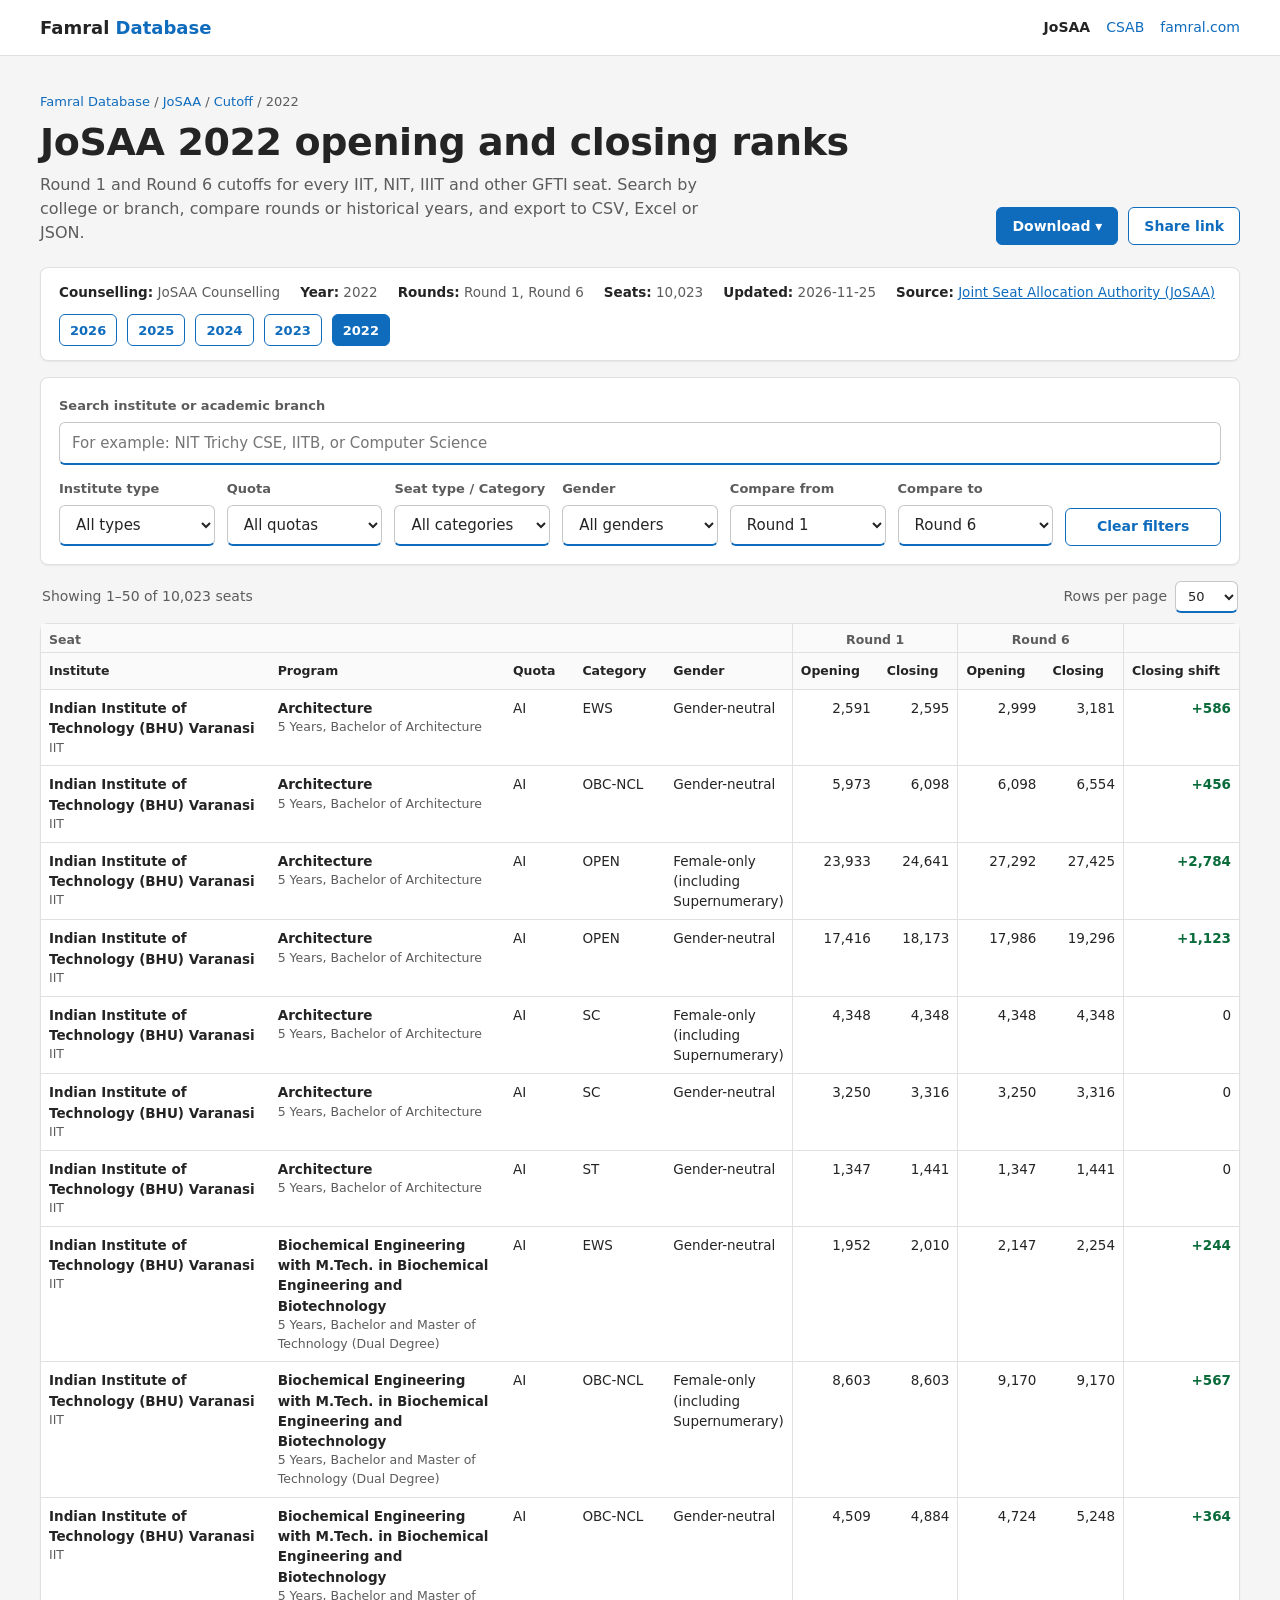
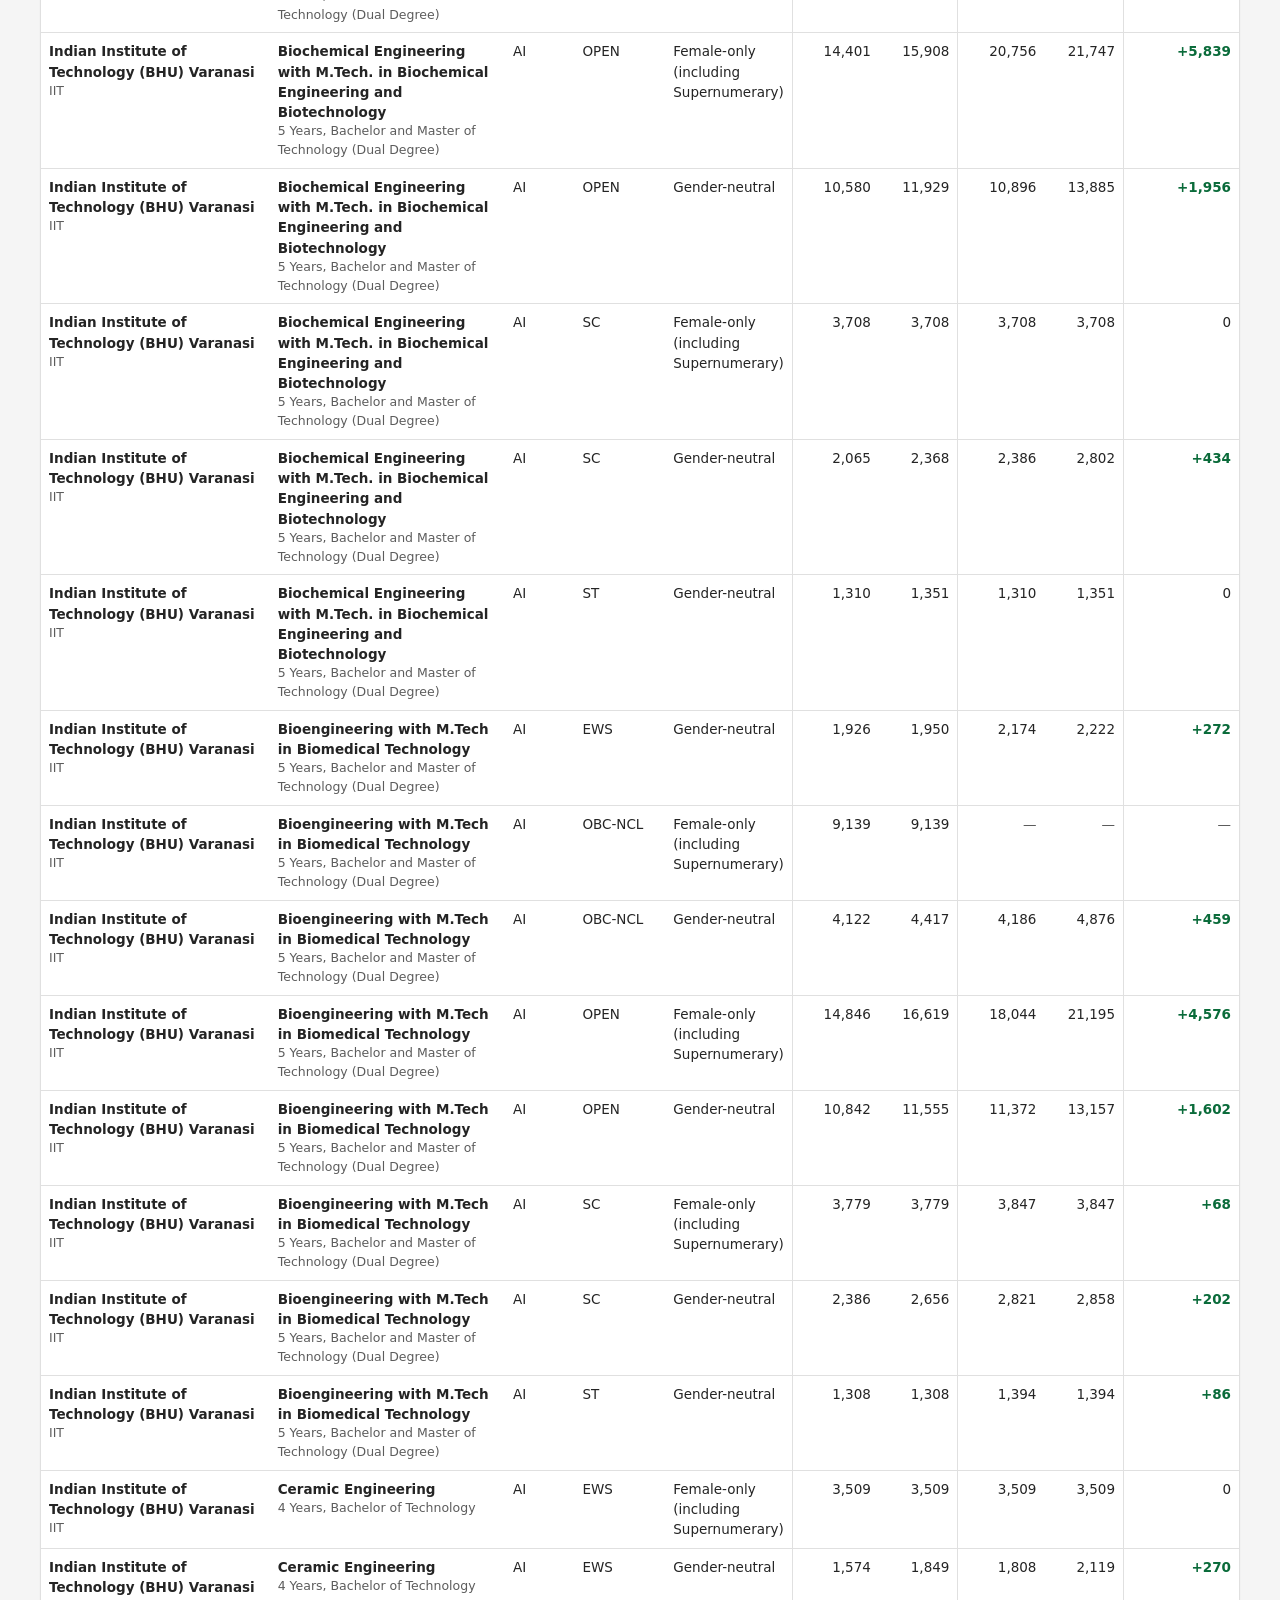
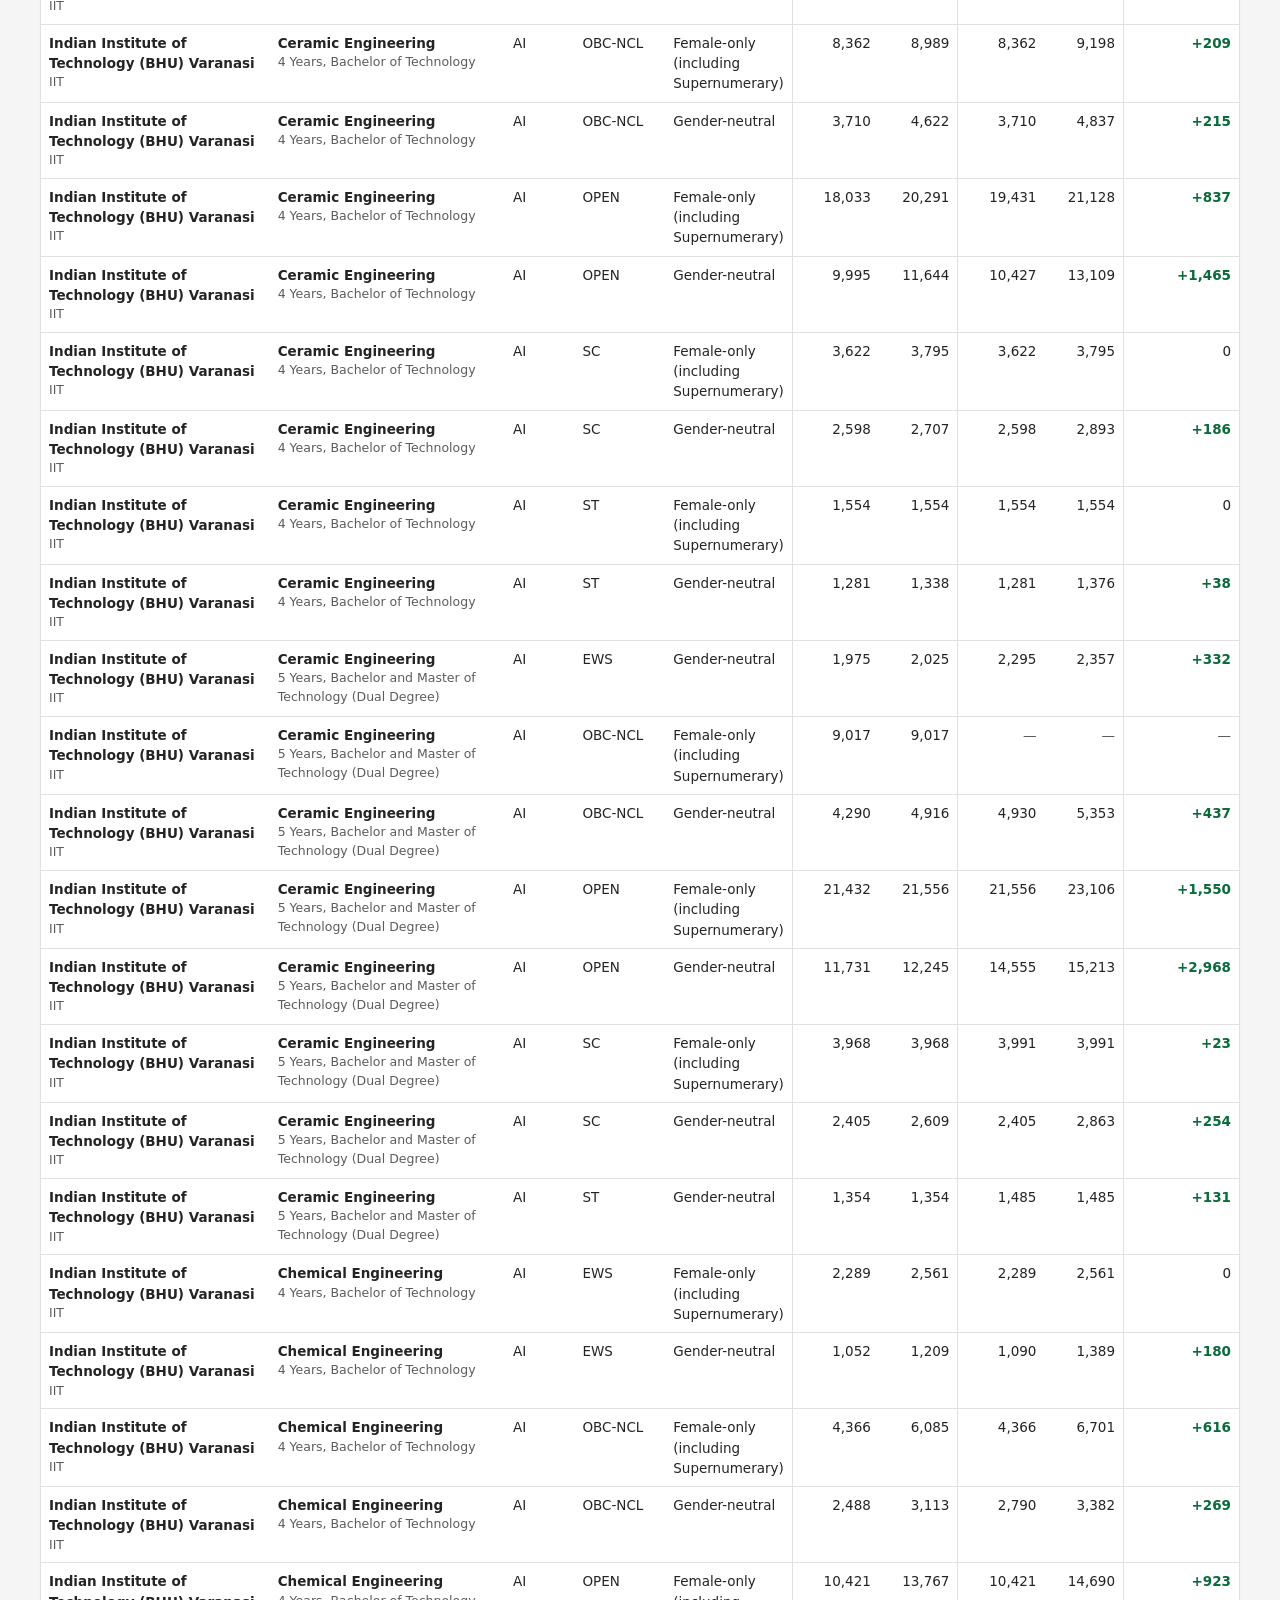
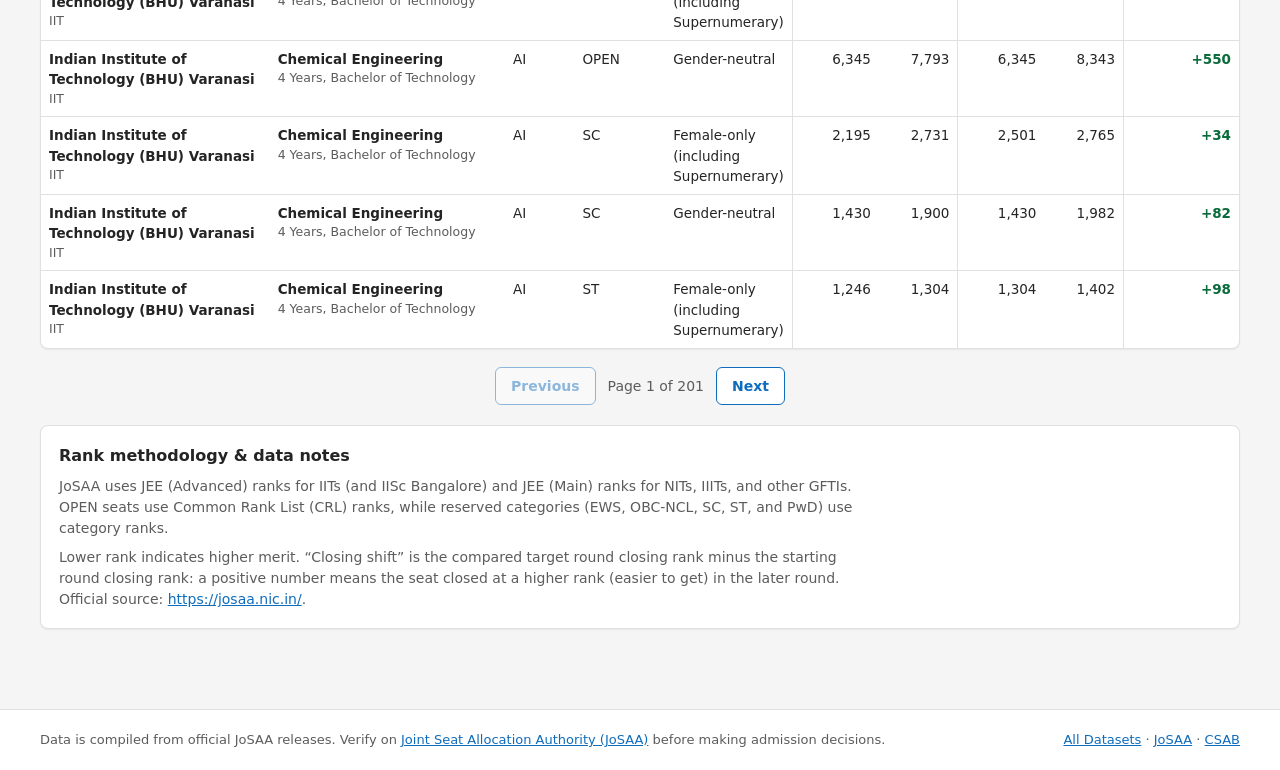
<file: josaa/cutoff/2022.html>
<!doctype html>
<html lang="en">
<head>
<meta charset="utf-8">
<meta name="viewport" content="width=device-width, initial-scale=1, viewport-fit=cover">
<title>JoSAA 2022 Cutoff: Opening &amp; Closing Ranks | Famral Database</title>
<meta name="description" content="Search and filter JoSAA 2022 opening and closing ranks (Round 1 and Round 6) for IIT, NIT, IIIT and other GFTI seats. Compare rounds, view historical trends and download CSV, Excel or JSON.">
<meta name="robots" content="index, follow, max-snippet:-1, max-image-preview:large">
<meta name="theme-color" content="#0f6cbd">
<link rel="canonical" href="https://database.famral.com/josaa/cutoff/2022">
<link rel="icon" href="data:image/svg+xml,%3Csvg xmlns='http://www.w3.org/2000/svg' viewBox='0 0 32 32'%3E%3Crect width='32' height='32' rx='6' fill='%230f6cbd'/%3E%3Ctext x='16' y='23' font-family='Segoe UI,Arial' font-size='20' font-weight='700' text-anchor='middle' fill='white'%3EF%3C/text%3E%3C/svg%3E">
<meta property="og:type" content="website">
<meta property="og:site_name" content="Famral Database">
<meta property="og:title" content="JoSAA 2022 Cutoff: Opening &amp; Closing Ranks | Famral Database">
<meta property="og:description" content="Search and filter JoSAA 2022 opening and closing ranks (Round 1 and Round 6) for IIT, NIT, IIIT and other GFTI seats. Compare rounds, view historical trends and download CSV, Excel or JSON.">
<meta property="og:url" content="https://database.famral.com/josaa/cutoff/2022">
<meta property="og:locale" content="en_IN">
<meta name="twitter:card" content="summary">
<meta name="twitter:title" content="JoSAA 2022 Cutoff: Opening &amp; Closing Ranks | Famral Database">
<meta name="twitter:description" content="Search and filter JoSAA 2022 opening and closing ranks (Round 1 and Round 6) for IIT, NIT, IIIT and other GFTI seats. Compare rounds, view historical trends and download CSV, Excel or JSON.">
<script type="application/ld+json">
[
  {
    "@context": "https://schema.org",
    "@type": "Dataset",
    "name": "JoSAA 2022 cutoffs: opening and closing ranks",
    "description": "Search and filter JoSAA 2022 opening and closing ranks (Round 1 and Round 6) for IIT, NIT, IIIT and other GFTI seats. Compare rounds, view historical trends and download CSV, Excel or JSON.",
    "url": "https://database.famral.com/josaa/cutoff/2022",
    "license": "https://creativecommons.org/licenses/by/4.0/",
    "creator": {
      "@type": "Organization",
      "name": "Famral",
      "url": "https://www.famral.com/"
    },
    "temporalCoverage": "2022",
    "keywords": [
      "JoSAA",
      "JoSAA 2022 cutoff",
      "opening rank",
      "closing rank",
      "2022"
    ],
    "distribution": [
      {
        "@type": "DataDownload",
        "encodingFormat": "application/json",
        "contentUrl": "https://database.famral.com/josaa/cutoff/2022.json"
      }
    ]
  },
  {
    "@context": "https://schema.org",
    "@type": "BreadcrumbList",
    "itemListElement": [
      {
        "@type": "ListItem",
        "position": 1,
        "name": "Famral Database",
        "item": "https://database.famral.com/"
      },
      {
        "@type": "ListItem",
        "position": 2,
        "name": "JoSAA",
        "item": "https://database.famral.com/josaa/"
      },
      {
        "@type": "ListItem",
        "position": 3,
        "name": "Cutoff",
        "item": "https://database.famral.com/josaa/cutoff/"
      },
      {
        "@type": "ListItem",
        "position": 4,
        "name": "2022",
        "item": "https://database.famral.com/josaa/cutoff/2022"
      }
    ]
  }
]
</script>
<link rel="stylesheet" href="/assets/css/site.css">
</head>
<body>

<header id="site-header" class="top" data-active="josaa"></header>

<section class="hero">
  <div>
    <nav class="crumb" aria-label="Breadcrumb"><a href="/">Famral Database</a> / <a href="/josaa/">JoSAA</a> / <a href="/josaa/cutoff/">Cutoff</a> / <span>2022</span></nav>
    <h1>JoSAA 2022 opening and closing ranks</h1>
    <p>Round 1 and Round 6 cutoffs for every IIT, NIT, IIIT and other GFTI seat. Search by college or branch, compare rounds or historical years, and export to CSV, Excel or JSON.</p>
  </div>
  <div class="hero-actions">
    <div class="dropdown">
      <button class="btn primary" id="dl-toggle" type="button" aria-haspopup="true" aria-expanded="false">Download ▾</button>
      <div class="dropdown-menu" id="dl-menu" role="menu" hidden>
        <button class="dropdown-item" id="dl-pdf" type="button" role="menuitem"><span>Download PDF</span><small>.pdf</small></button>
        <button class="dropdown-item" id="dl-xls" type="button" role="menuitem"><span>Download Excel</span><small>.xlsx</small></button>
        <button class="dropdown-item" id="dl-csv" type="button" role="menuitem"><span>Download CSV</span><small>.csv</small></button>
        <a class="dropdown-item" href="2022.json" download role="menuitem"><span>Download JSON</span><small>.json</small></a>
      </div>
    </div>
    <button class="btn" id="share-btn" type="button">Share link</button>
  </div>
</section>

<main>
  <section class="card info-strip" aria-label="Dataset transparency">
    <div class="info-items">
      <span><strong>Counselling:</strong> JoSAA Counselling</span>
      <span><strong>Year:</strong> 2022</span>
      <span><strong>Rounds:</strong> Round 1, Round 6</span>
      <span><strong>Seats:</strong> 10,023</span>
      <span><strong>Updated:</strong> 2026-11-25</span>
      <span><strong>Source:</strong> <a href="https://josaa.nic.in/" target="_blank" rel="noopener noreferrer">Joint Seat Allocation Authority (JoSAA)</a></span>
    </div>
    <div class="actions" style="margin-top:0">
      <a class="btn sm ghost" href="/josaa/cutoff/2026">2026</a> <a class="btn sm ghost" href="/josaa/cutoff/2025">2025</a> <a class="btn sm ghost" href="/josaa/cutoff/2024">2024</a> <a class="btn sm ghost" href="/josaa/cutoff/2023">2023</a> <a class="btn sm primary" href="/josaa/cutoff/2022">2022</a>
    </div>
  </section>

  <section class="card filters" aria-label="Filters">
    <div class="field">
      <label for="q">Search institute or academic branch</label>
      <input id="q" type="search" placeholder="For example: NIT Trichy CSE, IITB, or Computer Science" autocomplete="off">
    </div>
    <div class="row-selects">
      <div class="field"><label for="f-type">Institute type</label><select id="f-type"></select></div>
      <div class="field"><label for="f-quota">Quota</label><select id="f-quota"></select></div>
      <div class="field"><label for="f-cat">Seat type / Category</label><select id="f-cat"></select></div>
      <div class="field"><label for="f-gen">Gender</label><select id="f-gen"></select></div>
      <div class="field"><label for="f-ra">Compare from</label><select id="f-ra"></select></div>
      <div class="field"><label for="f-rb">Compare to</label><select id="f-rb"></select></div>
      <div class="field"><button class="btn" id="clear" type="button">Clear filters</button></div>
    </div>
  </section>

  <div class="meta" aria-live="polite">
    <span id="count">Showing 1–25 of 10,023 seats (preview)</span>
    <div class="meta-right">
      <label for="f-pagesize">Rows per page</label>
      <select id="f-pagesize">
        <option value="50" selected>50</option>
        <option value="100">100</option>
        <option value="200">200</option>
      </select>
    </div>
  </div>

  <div class="card scroller" id="tablewrap">
    <table>
      <thead>
        <tr class="groups">
          <th class="seat" colspan="5" scope="colgroup">Seat</th>
          <th class="sep" colspan="2" scope="colgroup" id="grp-ra">Round 1</th>
          <th class="sep" colspan="2" scope="colgroup" id="grp-rb">Round 6</th>
          <th class="sep" scope="col"></th>
        </tr>
        <tr class="cols" id="cols">
          <th scope="col">Institute</th>
          <th scope="col">Program</th>
          <th scope="col">Quota</th>
          <th scope="col">Category</th>
          <th scope="col">Gender</th>
          <th scope="col" class="num sep">Opening</th>
          <th scope="col" class="num">Closing</th>
          <th scope="col" class="num sep">Opening</th>
          <th scope="col" class="num">Closing</th>
          <th scope="col" class="num sep">Closing shift</th>
        </tr>
      </thead>
      <tbody id="body">
        <tr><td class="inst"><span class="name">Indian Institute of Technology (BHU) Varanasi</span><span class="sub">IIT</span></td><td class="prog"><span class="name">Architecture</span><span class="sub">5 Years, Bachelor of Architecture</span></td><td class="nowrap" data-label="Quota">AI</td><td class="nowrap" data-label="Category">EWS</td><td class="nowrap" data-label="Gender">Gender-neutral</td><td class="num sep" data-label="R1 Opening">2,591</td><td class="num" data-label="R1 Closing">2,595</td><td class="num sep" data-label="R6 Opening">2,999</td><td class="num" data-label="R6 Closing">3,181</td><td class="num sep" data-label="Closing Shift"><span class="pos">+586</span></td></tr>
        <tr><td class="inst"><span class="name">Indian Institute of Technology (BHU) Varanasi</span><span class="sub">IIT</span></td><td class="prog"><span class="name">Architecture</span><span class="sub">5 Years, Bachelor of Architecture</span></td><td class="nowrap" data-label="Quota">AI</td><td class="nowrap" data-label="Category">OBC-NCL</td><td class="nowrap" data-label="Gender">Gender-neutral</td><td class="num sep" data-label="R1 Opening">5,973</td><td class="num" data-label="R1 Closing">6,098</td><td class="num sep" data-label="R6 Opening">6,098</td><td class="num" data-label="R6 Closing">6,554</td><td class="num sep" data-label="Closing Shift"><span class="pos">+456</span></td></tr>
        <tr><td class="inst"><span class="name">Indian Institute of Technology (BHU) Varanasi</span><span class="sub">IIT</span></td><td class="prog"><span class="name">Architecture</span><span class="sub">5 Years, Bachelor of Architecture</span></td><td class="nowrap" data-label="Quota">AI</td><td class="nowrap" data-label="Category">OPEN</td><td class="nowrap" data-label="Gender">Female-only (including Supernumerary)</td><td class="num sep" data-label="R1 Opening">23,933</td><td class="num" data-label="R1 Closing">24,641</td><td class="num sep" data-label="R6 Opening">27,292</td><td class="num" data-label="R6 Closing">27,425</td><td class="num sep" data-label="Closing Shift"><span class="pos">+2,784</span></td></tr>
        <tr><td class="inst"><span class="name">Indian Institute of Technology (BHU) Varanasi</span><span class="sub">IIT</span></td><td class="prog"><span class="name">Architecture</span><span class="sub">5 Years, Bachelor of Architecture</span></td><td class="nowrap" data-label="Quota">AI</td><td class="nowrap" data-label="Category">OPEN</td><td class="nowrap" data-label="Gender">Gender-neutral</td><td class="num sep" data-label="R1 Opening">17,416</td><td class="num" data-label="R1 Closing">18,173</td><td class="num sep" data-label="R6 Opening">17,986</td><td class="num" data-label="R6 Closing">19,296</td><td class="num sep" data-label="Closing Shift"><span class="pos">+1,123</span></td></tr>
        <tr><td class="inst"><span class="name">Indian Institute of Technology (BHU) Varanasi</span><span class="sub">IIT</span></td><td class="prog"><span class="name">Architecture</span><span class="sub">5 Years, Bachelor of Architecture</span></td><td class="nowrap" data-label="Quota">AI</td><td class="nowrap" data-label="Category">SC</td><td class="nowrap" data-label="Gender">Female-only (including Supernumerary)</td><td class="num sep" data-label="R1 Opening">4,348</td><td class="num" data-label="R1 Closing">4,348</td><td class="num sep" data-label="R6 Opening">4,348</td><td class="num" data-label="R6 Closing">4,348</td><td class="num sep" data-label="Closing Shift">0</td></tr>
        <tr><td class="inst"><span class="name">Indian Institute of Technology (BHU) Varanasi</span><span class="sub">IIT</span></td><td class="prog"><span class="name">Architecture</span><span class="sub">5 Years, Bachelor of Architecture</span></td><td class="nowrap" data-label="Quota">AI</td><td class="nowrap" data-label="Category">SC</td><td class="nowrap" data-label="Gender">Gender-neutral</td><td class="num sep" data-label="R1 Opening">3,250</td><td class="num" data-label="R1 Closing">3,316</td><td class="num sep" data-label="R6 Opening">3,250</td><td class="num" data-label="R6 Closing">3,316</td><td class="num sep" data-label="Closing Shift">0</td></tr>
        <tr><td class="inst"><span class="name">Indian Institute of Technology (BHU) Varanasi</span><span class="sub">IIT</span></td><td class="prog"><span class="name">Architecture</span><span class="sub">5 Years, Bachelor of Architecture</span></td><td class="nowrap" data-label="Quota">AI</td><td class="nowrap" data-label="Category">ST</td><td class="nowrap" data-label="Gender">Gender-neutral</td><td class="num sep" data-label="R1 Opening">1,347</td><td class="num" data-label="R1 Closing">1,441</td><td class="num sep" data-label="R6 Opening">1,347</td><td class="num" data-label="R6 Closing">1,441</td><td class="num sep" data-label="Closing Shift">0</td></tr>
        <tr><td class="inst"><span class="name">Indian Institute of Technology (BHU) Varanasi</span><span class="sub">IIT</span></td><td class="prog"><span class="name">Biochemical Engineering with M.Tech. in Biochemical Engineering and Biotechnology</span><span class="sub">5 Years, Bachelor and Master of Technology (Dual Degree)</span></td><td class="nowrap" data-label="Quota">AI</td><td class="nowrap" data-label="Category">EWS</td><td class="nowrap" data-label="Gender">Gender-neutral</td><td class="num sep" data-label="R1 Opening">1,952</td><td class="num" data-label="R1 Closing">2,010</td><td class="num sep" data-label="R6 Opening">2,147</td><td class="num" data-label="R6 Closing">2,254</td><td class="num sep" data-label="Closing Shift"><span class="pos">+244</span></td></tr>
        <tr><td class="inst"><span class="name">Indian Institute of Technology (BHU) Varanasi</span><span class="sub">IIT</span></td><td class="prog"><span class="name">Biochemical Engineering with M.Tech. in Biochemical Engineering and Biotechnology</span><span class="sub">5 Years, Bachelor and Master of Technology (Dual Degree)</span></td><td class="nowrap" data-label="Quota">AI</td><td class="nowrap" data-label="Category">OBC-NCL</td><td class="nowrap" data-label="Gender">Female-only (including Supernumerary)</td><td class="num sep" data-label="R1 Opening">8,603</td><td class="num" data-label="R1 Closing">8,603</td><td class="num sep" data-label="R6 Opening">9,170</td><td class="num" data-label="R6 Closing">9,170</td><td class="num sep" data-label="Closing Shift"><span class="pos">+567</span></td></tr>
        <tr><td class="inst"><span class="name">Indian Institute of Technology (BHU) Varanasi</span><span class="sub">IIT</span></td><td class="prog"><span class="name">Biochemical Engineering with M.Tech. in Biochemical Engineering and Biotechnology</span><span class="sub">5 Years, Bachelor and Master of Technology (Dual Degree)</span></td><td class="nowrap" data-label="Quota">AI</td><td class="nowrap" data-label="Category">OBC-NCL</td><td class="nowrap" data-label="Gender">Gender-neutral</td><td class="num sep" data-label="R1 Opening">4,509</td><td class="num" data-label="R1 Closing">4,884</td><td class="num sep" data-label="R6 Opening">4,724</td><td class="num" data-label="R6 Closing">5,248</td><td class="num sep" data-label="Closing Shift"><span class="pos">+364</span></td></tr>
        <tr><td class="inst"><span class="name">Indian Institute of Technology (BHU) Varanasi</span><span class="sub">IIT</span></td><td class="prog"><span class="name">Biochemical Engineering with M.Tech. in Biochemical Engineering and Biotechnology</span><span class="sub">5 Years, Bachelor and Master of Technology (Dual Degree)</span></td><td class="nowrap" data-label="Quota">AI</td><td class="nowrap" data-label="Category">OPEN</td><td class="nowrap" data-label="Gender">Female-only (including Supernumerary)</td><td class="num sep" data-label="R1 Opening">14,401</td><td class="num" data-label="R1 Closing">15,908</td><td class="num sep" data-label="R6 Opening">20,756</td><td class="num" data-label="R6 Closing">21,747</td><td class="num sep" data-label="Closing Shift"><span class="pos">+5,839</span></td></tr>
        <tr><td class="inst"><span class="name">Indian Institute of Technology (BHU) Varanasi</span><span class="sub">IIT</span></td><td class="prog"><span class="name">Biochemical Engineering with M.Tech. in Biochemical Engineering and Biotechnology</span><span class="sub">5 Years, Bachelor and Master of Technology (Dual Degree)</span></td><td class="nowrap" data-label="Quota">AI</td><td class="nowrap" data-label="Category">OPEN</td><td class="nowrap" data-label="Gender">Gender-neutral</td><td class="num sep" data-label="R1 Opening">10,580</td><td class="num" data-label="R1 Closing">11,929</td><td class="num sep" data-label="R6 Opening">10,896</td><td class="num" data-label="R6 Closing">13,885</td><td class="num sep" data-label="Closing Shift"><span class="pos">+1,956</span></td></tr>
        <tr><td class="inst"><span class="name">Indian Institute of Technology (BHU) Varanasi</span><span class="sub">IIT</span></td><td class="prog"><span class="name">Biochemical Engineering with M.Tech. in Biochemical Engineering and Biotechnology</span><span class="sub">5 Years, Bachelor and Master of Technology (Dual Degree)</span></td><td class="nowrap" data-label="Quota">AI</td><td class="nowrap" data-label="Category">SC</td><td class="nowrap" data-label="Gender">Female-only (including Supernumerary)</td><td class="num sep" data-label="R1 Opening">3,708</td><td class="num" data-label="R1 Closing">3,708</td><td class="num sep" data-label="R6 Opening">3,708</td><td class="num" data-label="R6 Closing">3,708</td><td class="num sep" data-label="Closing Shift">0</td></tr>
        <tr><td class="inst"><span class="name">Indian Institute of Technology (BHU) Varanasi</span><span class="sub">IIT</span></td><td class="prog"><span class="name">Biochemical Engineering with M.Tech. in Biochemical Engineering and Biotechnology</span><span class="sub">5 Years, Bachelor and Master of Technology (Dual Degree)</span></td><td class="nowrap" data-label="Quota">AI</td><td class="nowrap" data-label="Category">SC</td><td class="nowrap" data-label="Gender">Gender-neutral</td><td class="num sep" data-label="R1 Opening">2,065</td><td class="num" data-label="R1 Closing">2,368</td><td class="num sep" data-label="R6 Opening">2,386</td><td class="num" data-label="R6 Closing">2,802</td><td class="num sep" data-label="Closing Shift"><span class="pos">+434</span></td></tr>
        <tr><td class="inst"><span class="name">Indian Institute of Technology (BHU) Varanasi</span><span class="sub">IIT</span></td><td class="prog"><span class="name">Biochemical Engineering with M.Tech. in Biochemical Engineering and Biotechnology</span><span class="sub">5 Years, Bachelor and Master of Technology (Dual Degree)</span></td><td class="nowrap" data-label="Quota">AI</td><td class="nowrap" data-label="Category">ST</td><td class="nowrap" data-label="Gender">Gender-neutral</td><td class="num sep" data-label="R1 Opening">1,310</td><td class="num" data-label="R1 Closing">1,351</td><td class="num sep" data-label="R6 Opening">1,310</td><td class="num" data-label="R6 Closing">1,351</td><td class="num sep" data-label="Closing Shift">0</td></tr>
        <tr><td class="inst"><span class="name">Indian Institute of Technology (BHU) Varanasi</span><span class="sub">IIT</span></td><td class="prog"><span class="name">Bioengineering with M.Tech in Biomedical Technology</span><span class="sub">5 Years, Bachelor and Master of Technology (Dual Degree)</span></td><td class="nowrap" data-label="Quota">AI</td><td class="nowrap" data-label="Category">EWS</td><td class="nowrap" data-label="Gender">Gender-neutral</td><td class="num sep" data-label="R1 Opening">1,926</td><td class="num" data-label="R1 Closing">1,950</td><td class="num sep" data-label="R6 Opening">2,174</td><td class="num" data-label="R6 Closing">2,222</td><td class="num sep" data-label="Closing Shift"><span class="pos">+272</span></td></tr>
        <tr><td class="inst"><span class="name">Indian Institute of Technology (BHU) Varanasi</span><span class="sub">IIT</span></td><td class="prog"><span class="name">Bioengineering with M.Tech in Biomedical Technology</span><span class="sub">5 Years, Bachelor and Master of Technology (Dual Degree)</span></td><td class="nowrap" data-label="Quota">AI</td><td class="nowrap" data-label="Category">OBC-NCL</td><td class="nowrap" data-label="Gender">Female-only (including Supernumerary)</td><td class="num sep" data-label="R1 Opening">9,139</td><td class="num" data-label="R1 Closing">9,139</td><td class="num sep" data-label="R6 Opening">—</td><td class="num" data-label="R6 Closing">—</td><td class="num sep" data-label="Closing Shift"><span class="dash">—</span></td></tr>
        <tr><td class="inst"><span class="name">Indian Institute of Technology (BHU) Varanasi</span><span class="sub">IIT</span></td><td class="prog"><span class="name">Bioengineering with M.Tech in Biomedical Technology</span><span class="sub">5 Years, Bachelor and Master of Technology (Dual Degree)</span></td><td class="nowrap" data-label="Quota">AI</td><td class="nowrap" data-label="Category">OBC-NCL</td><td class="nowrap" data-label="Gender">Gender-neutral</td><td class="num sep" data-label="R1 Opening">4,122</td><td class="num" data-label="R1 Closing">4,417</td><td class="num sep" data-label="R6 Opening">4,186</td><td class="num" data-label="R6 Closing">4,876</td><td class="num sep" data-label="Closing Shift"><span class="pos">+459</span></td></tr>
        <tr><td class="inst"><span class="name">Indian Institute of Technology (BHU) Varanasi</span><span class="sub">IIT</span></td><td class="prog"><span class="name">Bioengineering with M.Tech in Biomedical Technology</span><span class="sub">5 Years, Bachelor and Master of Technology (Dual Degree)</span></td><td class="nowrap" data-label="Quota">AI</td><td class="nowrap" data-label="Category">OPEN</td><td class="nowrap" data-label="Gender">Female-only (including Supernumerary)</td><td class="num sep" data-label="R1 Opening">14,846</td><td class="num" data-label="R1 Closing">16,619</td><td class="num sep" data-label="R6 Opening">18,044</td><td class="num" data-label="R6 Closing">21,195</td><td class="num sep" data-label="Closing Shift"><span class="pos">+4,576</span></td></tr>
        <tr><td class="inst"><span class="name">Indian Institute of Technology (BHU) Varanasi</span><span class="sub">IIT</span></td><td class="prog"><span class="name">Bioengineering with M.Tech in Biomedical Technology</span><span class="sub">5 Years, Bachelor and Master of Technology (Dual Degree)</span></td><td class="nowrap" data-label="Quota">AI</td><td class="nowrap" data-label="Category">OPEN</td><td class="nowrap" data-label="Gender">Gender-neutral</td><td class="num sep" data-label="R1 Opening">10,842</td><td class="num" data-label="R1 Closing">11,555</td><td class="num sep" data-label="R6 Opening">11,372</td><td class="num" data-label="R6 Closing">13,157</td><td class="num sep" data-label="Closing Shift"><span class="pos">+1,602</span></td></tr>
        <tr><td class="inst"><span class="name">Indian Institute of Technology (BHU) Varanasi</span><span class="sub">IIT</span></td><td class="prog"><span class="name">Bioengineering with M.Tech in Biomedical Technology</span><span class="sub">5 Years, Bachelor and Master of Technology (Dual Degree)</span></td><td class="nowrap" data-label="Quota">AI</td><td class="nowrap" data-label="Category">SC</td><td class="nowrap" data-label="Gender">Female-only (including Supernumerary)</td><td class="num sep" data-label="R1 Opening">3,779</td><td class="num" data-label="R1 Closing">3,779</td><td class="num sep" data-label="R6 Opening">3,847</td><td class="num" data-label="R6 Closing">3,847</td><td class="num sep" data-label="Closing Shift"><span class="pos">+68</span></td></tr>
        <tr><td class="inst"><span class="name">Indian Institute of Technology (BHU) Varanasi</span><span class="sub">IIT</span></td><td class="prog"><span class="name">Bioengineering with M.Tech in Biomedical Technology</span><span class="sub">5 Years, Bachelor and Master of Technology (Dual Degree)</span></td><td class="nowrap" data-label="Quota">AI</td><td class="nowrap" data-label="Category">SC</td><td class="nowrap" data-label="Gender">Gender-neutral</td><td class="num sep" data-label="R1 Opening">2,386</td><td class="num" data-label="R1 Closing">2,656</td><td class="num sep" data-label="R6 Opening">2,821</td><td class="num" data-label="R6 Closing">2,858</td><td class="num sep" data-label="Closing Shift"><span class="pos">+202</span></td></tr>
        <tr><td class="inst"><span class="name">Indian Institute of Technology (BHU) Varanasi</span><span class="sub">IIT</span></td><td class="prog"><span class="name">Bioengineering with M.Tech in Biomedical Technology</span><span class="sub">5 Years, Bachelor and Master of Technology (Dual Degree)</span></td><td class="nowrap" data-label="Quota">AI</td><td class="nowrap" data-label="Category">ST</td><td class="nowrap" data-label="Gender">Gender-neutral</td><td class="num sep" data-label="R1 Opening">1,308</td><td class="num" data-label="R1 Closing">1,308</td><td class="num sep" data-label="R6 Opening">1,394</td><td class="num" data-label="R6 Closing">1,394</td><td class="num sep" data-label="Closing Shift"><span class="pos">+86</span></td></tr>
        <tr><td class="inst"><span class="name">Indian Institute of Technology (BHU) Varanasi</span><span class="sub">IIT</span></td><td class="prog"><span class="name">Ceramic Engineering</span><span class="sub">4 Years, Bachelor of Technology</span></td><td class="nowrap" data-label="Quota">AI</td><td class="nowrap" data-label="Category">EWS</td><td class="nowrap" data-label="Gender">Female-only (including Supernumerary)</td><td class="num sep" data-label="R1 Opening">3,509</td><td class="num" data-label="R1 Closing">3,509</td><td class="num sep" data-label="R6 Opening">3,509</td><td class="num" data-label="R6 Closing">3,509</td><td class="num sep" data-label="Closing Shift">0</td></tr>
        <tr><td class="inst"><span class="name">Indian Institute of Technology (BHU) Varanasi</span><span class="sub">IIT</span></td><td class="prog"><span class="name">Ceramic Engineering</span><span class="sub">4 Years, Bachelor of Technology</span></td><td class="nowrap" data-label="Quota">AI</td><td class="nowrap" data-label="Category">EWS</td><td class="nowrap" data-label="Gender">Gender-neutral</td><td class="num sep" data-label="R1 Opening">1,574</td><td class="num" data-label="R1 Closing">1,849</td><td class="num sep" data-label="R6 Opening">1,808</td><td class="num" data-label="R6 Closing">2,119</td><td class="num sep" data-label="Closing Shift"><span class="pos">+270</span></td></tr>
      </tbody>
    </table>
    <div class="empty" id="empty" hidden></div>
  </div>

  <div class="pager">
    <button class="btn" id="prev" type="button" disabled>Previous</button>
    <span id="pageinfo">Page 1</span>
    <button class="btn" id="next" type="button" disabled>Next</button>
  </div>

  <section class="card methodology" aria-label="Rank methodology">
    <h2>Rank methodology &amp; data notes</h2>
    <p>JoSAA uses JEE (Advanced) ranks for IITs (and IISc Bangalore) and JEE (Main) ranks for NITs, IIITs, and other GFTIs. OPEN seats use Common Rank List (CRL) ranks, while reserved categories (EWS, OBC-NCL, SC, ST, and PwD) use category ranks.</p>
    <p>Lower rank indicates higher merit. “Closing shift” is the compared target round closing rank minus the starting round closing rank: a positive number means the seat closed at a higher rank (easier to get) in the later round. Official source: <a href="https://josaa.nic.in/" target="_blank" rel="noopener noreferrer">https://josaa.nic.in/</a>.</p>
  </section>
</main>

<footer id="site-footer" data-counselling="josaa"></footer>

<script>
window.CUTOFF_PAGE = { counselling: "josaa", year: 2022 };
</script>
<script src="/assets/js/layout.js"></script>
<script src="/assets/js/counselling-config.js"></script>
<script src="/assets/js/pdf-export.js"></script>
<script src="/assets/js/cutoff-app.js"></script>
</body>
</html>
</file>
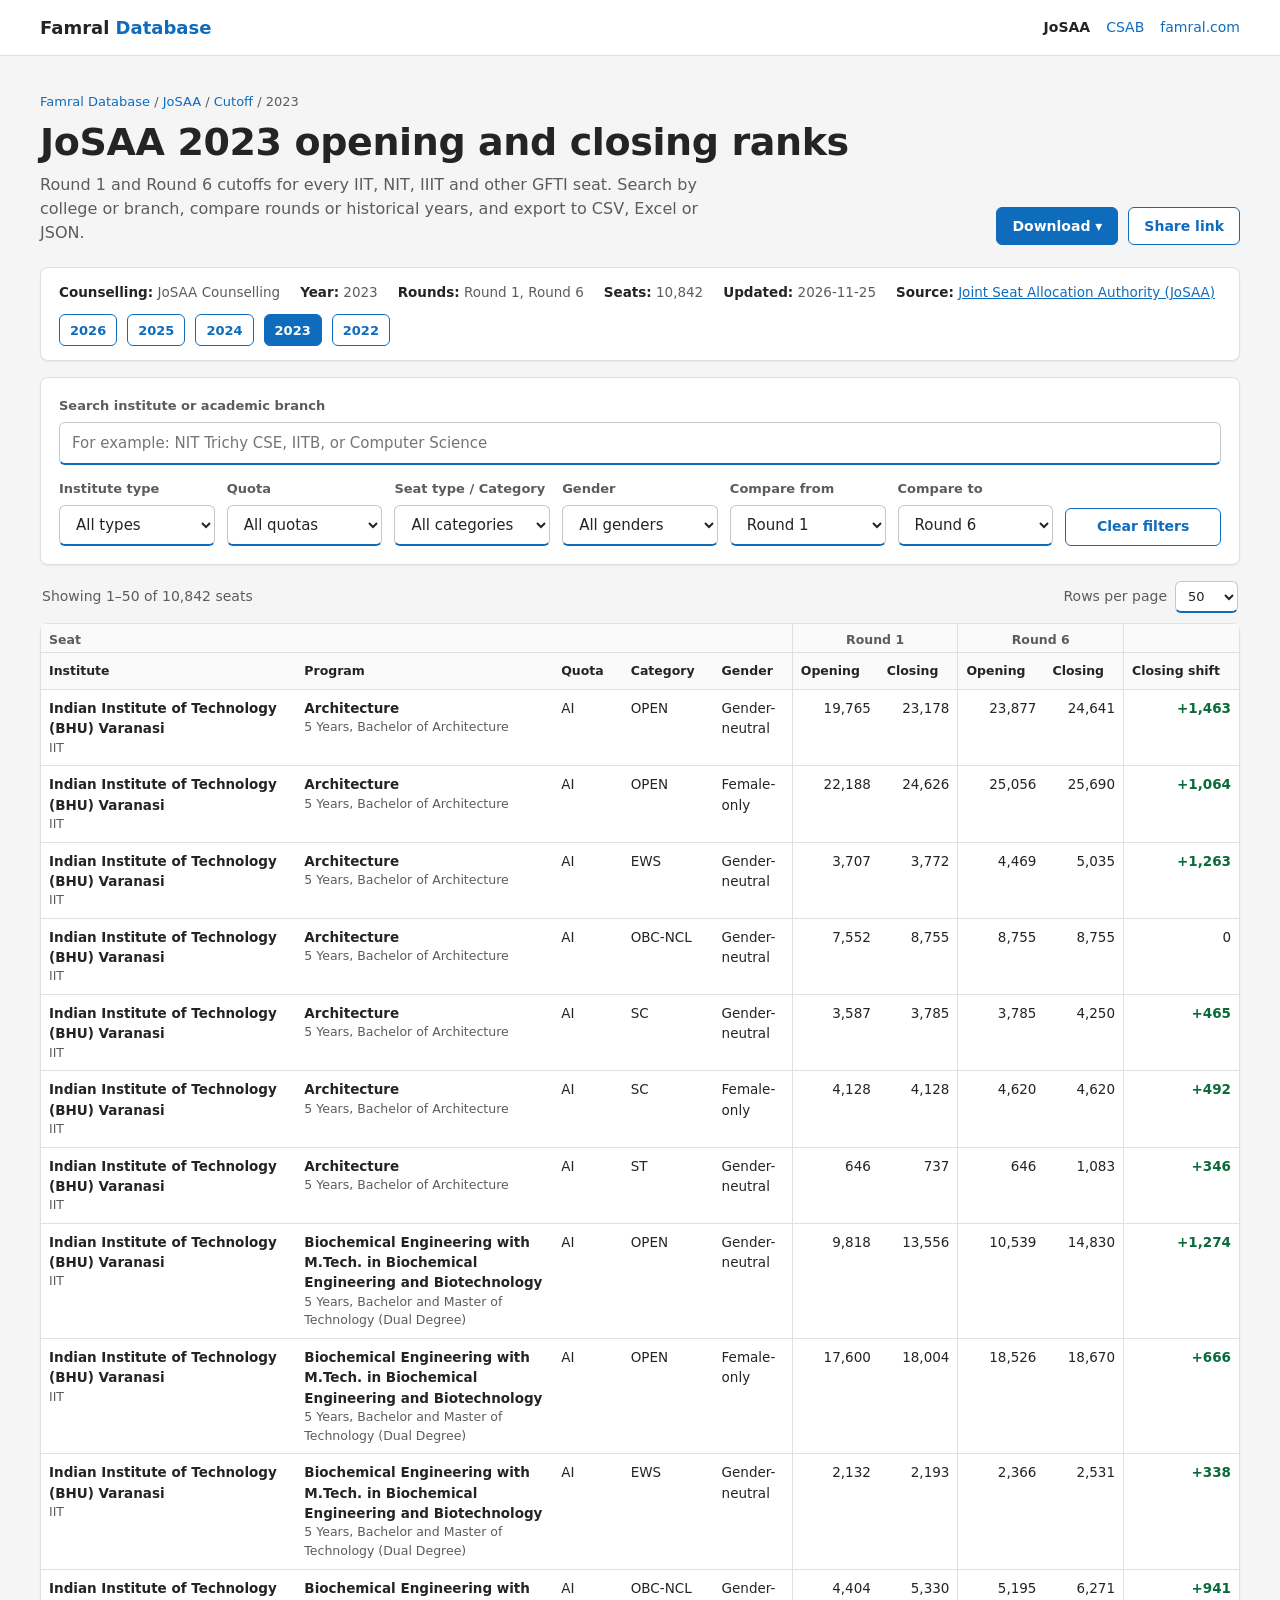
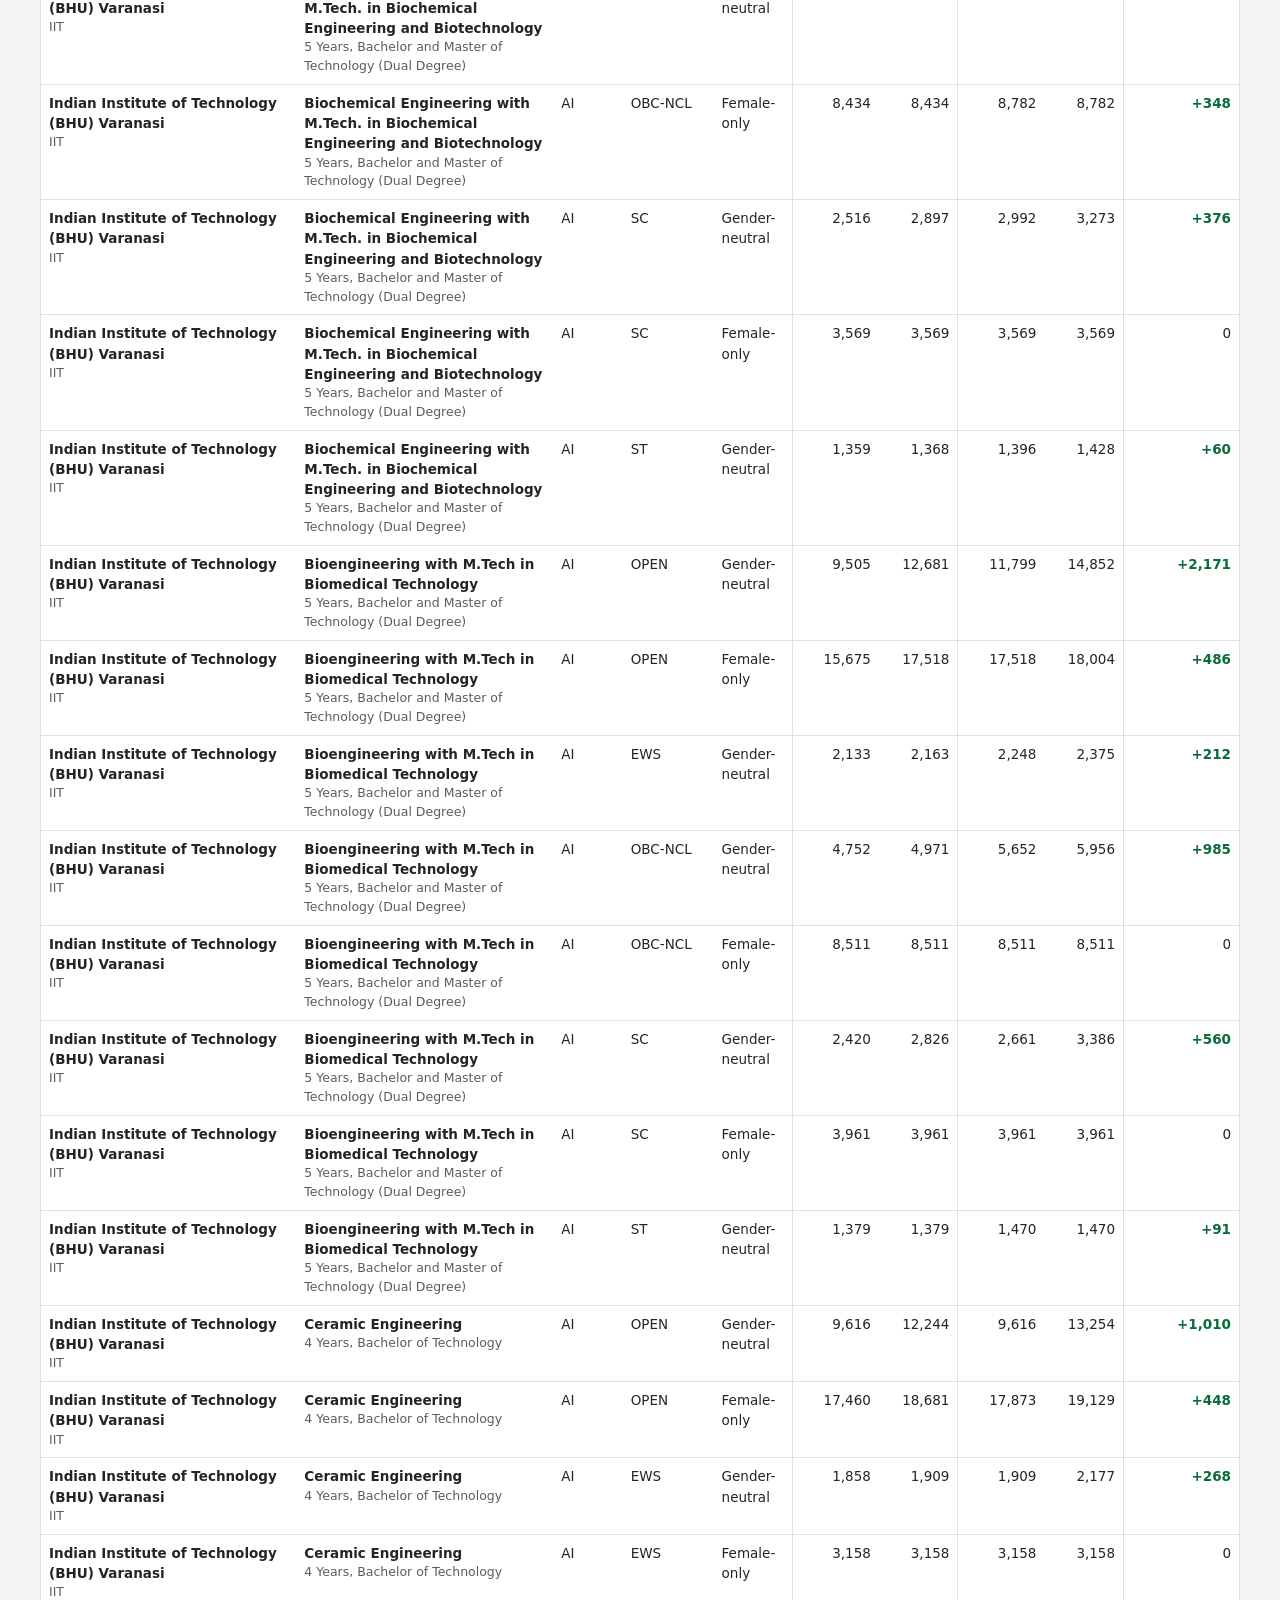
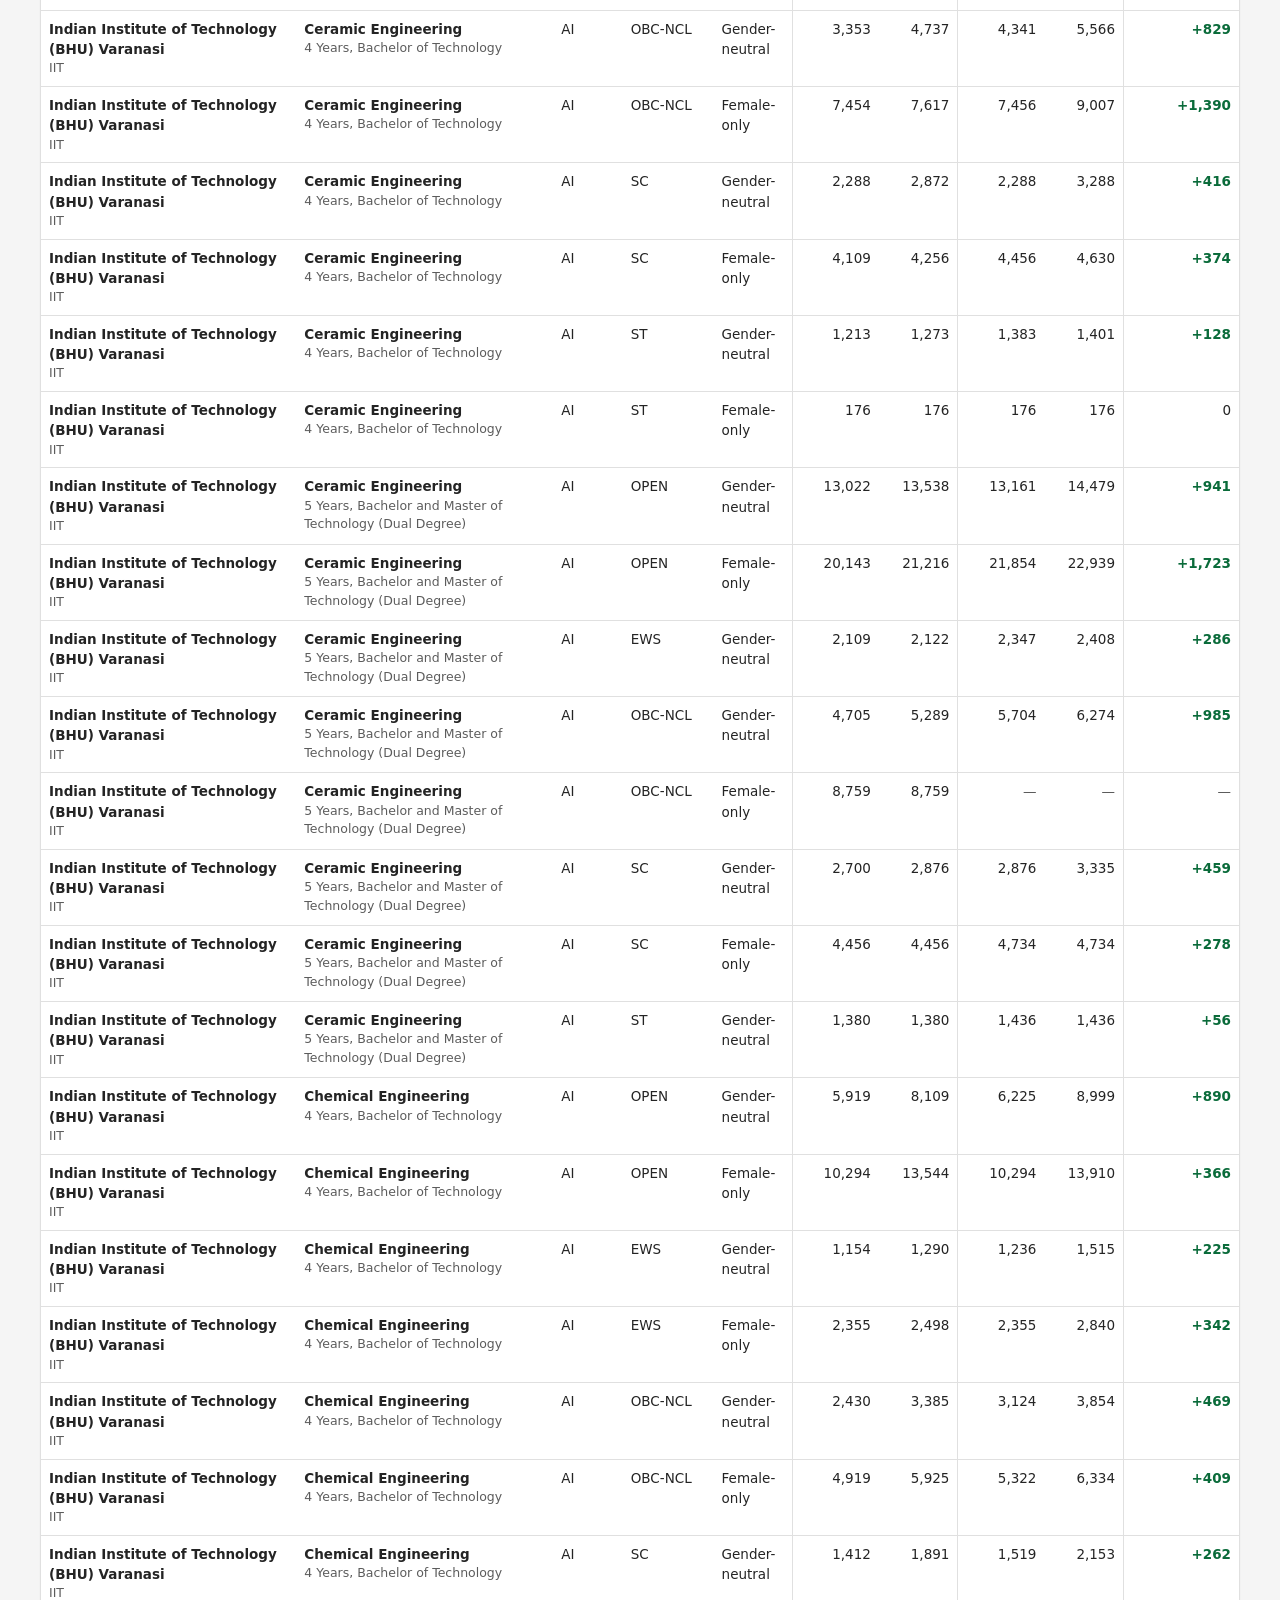
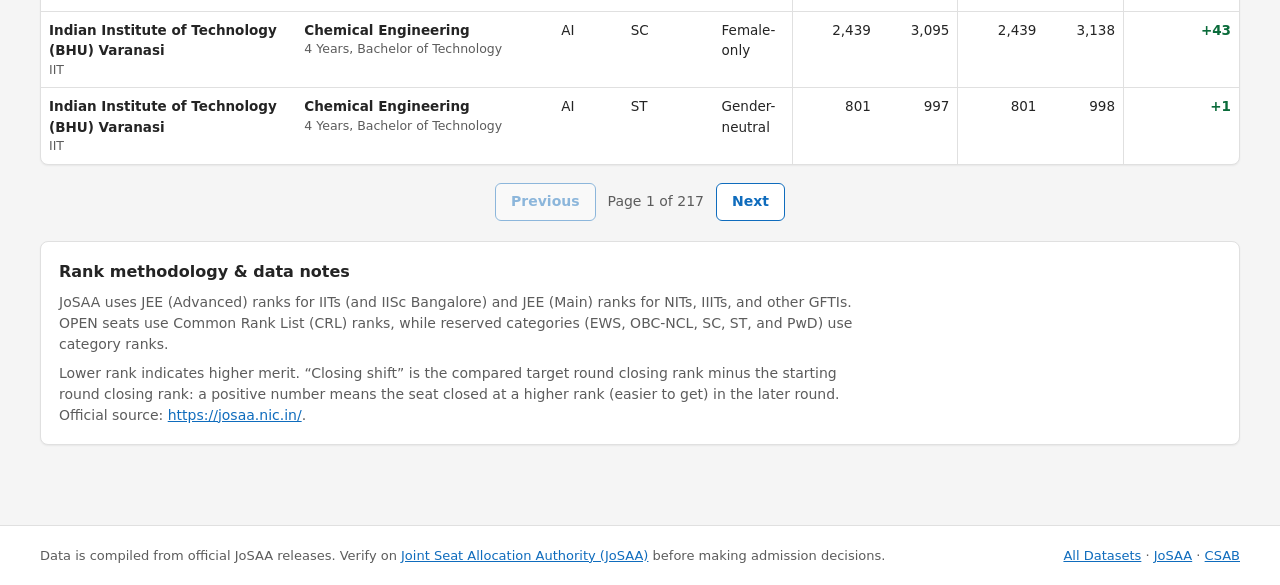
<file: josaa/cutoff/2023.html>
<!doctype html>
<html lang="en">
<head>
<meta charset="utf-8">
<meta name="viewport" content="width=device-width, initial-scale=1, viewport-fit=cover">
<title>JoSAA 2023 Cutoff: Opening &amp; Closing Ranks | Famral Database</title>
<meta name="description" content="Search and filter JoSAA 2023 opening and closing ranks (Round 1 and Round 6) for IIT, NIT, IIIT and other GFTI seats. Compare rounds, view historical trends and download CSV, Excel or JSON.">
<meta name="robots" content="index, follow, max-snippet:-1, max-image-preview:large">
<meta name="theme-color" content="#0f6cbd">
<link rel="canonical" href="https://database.famral.com/josaa/cutoff/2023">
<link rel="icon" href="data:image/svg+xml,%3Csvg xmlns='http://www.w3.org/2000/svg' viewBox='0 0 32 32'%3E%3Crect width='32' height='32' rx='6' fill='%230f6cbd'/%3E%3Ctext x='16' y='23' font-family='Segoe UI,Arial' font-size='20' font-weight='700' text-anchor='middle' fill='white'%3EF%3C/text%3E%3C/svg%3E">
<meta property="og:type" content="website">
<meta property="og:site_name" content="Famral Database">
<meta property="og:title" content="JoSAA 2023 Cutoff: Opening &amp; Closing Ranks | Famral Database">
<meta property="og:description" content="Search and filter JoSAA 2023 opening and closing ranks (Round 1 and Round 6) for IIT, NIT, IIIT and other GFTI seats. Compare rounds, view historical trends and download CSV, Excel or JSON.">
<meta property="og:url" content="https://database.famral.com/josaa/cutoff/2023">
<meta property="og:locale" content="en_IN">
<meta name="twitter:card" content="summary">
<meta name="twitter:title" content="JoSAA 2023 Cutoff: Opening &amp; Closing Ranks | Famral Database">
<meta name="twitter:description" content="Search and filter JoSAA 2023 opening and closing ranks (Round 1 and Round 6) for IIT, NIT, IIIT and other GFTI seats. Compare rounds, view historical trends and download CSV, Excel or JSON.">
<script type="application/ld+json">
[
  {
    "@context": "https://schema.org",
    "@type": "Dataset",
    "name": "JoSAA 2023 cutoffs: opening and closing ranks",
    "description": "Search and filter JoSAA 2023 opening and closing ranks (Round 1 and Round 6) for IIT, NIT, IIIT and other GFTI seats. Compare rounds, view historical trends and download CSV, Excel or JSON.",
    "url": "https://database.famral.com/josaa/cutoff/2023",
    "license": "https://creativecommons.org/licenses/by/4.0/",
    "creator": {
      "@type": "Organization",
      "name": "Famral",
      "url": "https://www.famral.com/"
    },
    "temporalCoverage": "2023",
    "keywords": [
      "JoSAA",
      "JoSAA 2023 cutoff",
      "opening rank",
      "closing rank",
      "2023"
    ],
    "distribution": [
      {
        "@type": "DataDownload",
        "encodingFormat": "application/json",
        "contentUrl": "https://database.famral.com/josaa/cutoff/2023.json"
      }
    ]
  },
  {
    "@context": "https://schema.org",
    "@type": "BreadcrumbList",
    "itemListElement": [
      {
        "@type": "ListItem",
        "position": 1,
        "name": "Famral Database",
        "item": "https://database.famral.com/"
      },
      {
        "@type": "ListItem",
        "position": 2,
        "name": "JoSAA",
        "item": "https://database.famral.com/josaa/"
      },
      {
        "@type": "ListItem",
        "position": 3,
        "name": "Cutoff",
        "item": "https://database.famral.com/josaa/cutoff/"
      },
      {
        "@type": "ListItem",
        "position": 4,
        "name": "2023",
        "item": "https://database.famral.com/josaa/cutoff/2023"
      }
    ]
  }
]
</script>
<link rel="stylesheet" href="/assets/css/site.css">
</head>
<body>

<header id="site-header" class="top" data-active="josaa"></header>

<section class="hero">
  <div>
    <nav class="crumb" aria-label="Breadcrumb"><a href="/">Famral Database</a> / <a href="/josaa/">JoSAA</a> / <a href="/josaa/cutoff/">Cutoff</a> / <span>2023</span></nav>
    <h1>JoSAA 2023 opening and closing ranks</h1>
    <p>Round 1 and Round 6 cutoffs for every IIT, NIT, IIIT and other GFTI seat. Search by college or branch, compare rounds or historical years, and export to CSV, Excel or JSON.</p>
  </div>
  <div class="hero-actions">
    <div class="dropdown">
      <button class="btn primary" id="dl-toggle" type="button" aria-haspopup="true" aria-expanded="false">Download ▾</button>
      <div class="dropdown-menu" id="dl-menu" role="menu" hidden>
        <button class="dropdown-item" id="dl-pdf" type="button" role="menuitem"><span>Download PDF</span><small>.pdf</small></button>
        <button class="dropdown-item" id="dl-xls" type="button" role="menuitem"><span>Download Excel</span><small>.xlsx</small></button>
        <button class="dropdown-item" id="dl-csv" type="button" role="menuitem"><span>Download CSV</span><small>.csv</small></button>
        <a class="dropdown-item" href="2023.json" download role="menuitem"><span>Download JSON</span><small>.json</small></a>
      </div>
    </div>
    <button class="btn" id="share-btn" type="button">Share link</button>
  </div>
</section>

<main>
  <section class="card info-strip" aria-label="Dataset transparency">
    <div class="info-items">
      <span><strong>Counselling:</strong> JoSAA Counselling</span>
      <span><strong>Year:</strong> 2023</span>
      <span><strong>Rounds:</strong> Round 1, Round 6</span>
      <span><strong>Seats:</strong> 10,842</span>
      <span><strong>Updated:</strong> 2026-11-25</span>
      <span><strong>Source:</strong> <a href="https://josaa.nic.in/" target="_blank" rel="noopener noreferrer">Joint Seat Allocation Authority (JoSAA)</a></span>
    </div>
    <div class="actions" style="margin-top:0">
      <a class="btn sm ghost" href="/josaa/cutoff/2026">2026</a> <a class="btn sm ghost" href="/josaa/cutoff/2025">2025</a> <a class="btn sm ghost" href="/josaa/cutoff/2024">2024</a> <a class="btn sm primary" href="/josaa/cutoff/2023">2023</a> <a class="btn sm ghost" href="/josaa/cutoff/2022">2022</a>
    </div>
  </section>

  <section class="card filters" aria-label="Filters">
    <div class="field">
      <label for="q">Search institute or academic branch</label>
      <input id="q" type="search" placeholder="For example: NIT Trichy CSE, IITB, or Computer Science" autocomplete="off">
    </div>
    <div class="row-selects">
      <div class="field"><label for="f-type">Institute type</label><select id="f-type"></select></div>
      <div class="field"><label for="f-quota">Quota</label><select id="f-quota"></select></div>
      <div class="field"><label for="f-cat">Seat type / Category</label><select id="f-cat"></select></div>
      <div class="field"><label for="f-gen">Gender</label><select id="f-gen"></select></div>
      <div class="field"><label for="f-ra">Compare from</label><select id="f-ra"></select></div>
      <div class="field"><label for="f-rb">Compare to</label><select id="f-rb"></select></div>
      <div class="field"><button class="btn" id="clear" type="button">Clear filters</button></div>
    </div>
  </section>

  <div class="meta" aria-live="polite">
    <span id="count">Showing 1–25 of 10,842 seats (preview)</span>
    <div class="meta-right">
      <label for="f-pagesize">Rows per page</label>
      <select id="f-pagesize">
        <option value="50" selected>50</option>
        <option value="100">100</option>
        <option value="200">200</option>
      </select>
    </div>
  </div>

  <div class="card scroller" id="tablewrap">
    <table>
      <thead>
        <tr class="groups">
          <th class="seat" colspan="5" scope="colgroup">Seat</th>
          <th class="sep" colspan="2" scope="colgroup" id="grp-ra">Round 1</th>
          <th class="sep" colspan="2" scope="colgroup" id="grp-rb">Round 6</th>
          <th class="sep" scope="col"></th>
        </tr>
        <tr class="cols" id="cols">
          <th scope="col">Institute</th>
          <th scope="col">Program</th>
          <th scope="col">Quota</th>
          <th scope="col">Category</th>
          <th scope="col">Gender</th>
          <th scope="col" class="num sep">Opening</th>
          <th scope="col" class="num">Closing</th>
          <th scope="col" class="num sep">Opening</th>
          <th scope="col" class="num">Closing</th>
          <th scope="col" class="num sep">Closing shift</th>
        </tr>
      </thead>
      <tbody id="body">
        <tr><td class="inst"><span class="name">Indian Institute of Technology (BHU) Varanasi</span><span class="sub">IIT</span></td><td class="prog"><span class="name">Architecture</span><span class="sub">5 Years, Bachelor of Architecture</span></td><td class="nowrap" data-label="Quota">AI</td><td class="nowrap" data-label="Category">OPEN</td><td class="nowrap" data-label="Gender">Gender-neutral</td><td class="num sep" data-label="R1 Opening">19,765</td><td class="num" data-label="R1 Closing">23,178</td><td class="num sep" data-label="R6 Opening">23,877</td><td class="num" data-label="R6 Closing">24,641</td><td class="num sep" data-label="Closing Shift"><span class="pos">+1,463</span></td></tr>
        <tr><td class="inst"><span class="name">Indian Institute of Technology (BHU) Varanasi</span><span class="sub">IIT</span></td><td class="prog"><span class="name">Architecture</span><span class="sub">5 Years, Bachelor of Architecture</span></td><td class="nowrap" data-label="Quota">AI</td><td class="nowrap" data-label="Category">OPEN</td><td class="nowrap" data-label="Gender">Female-only</td><td class="num sep" data-label="R1 Opening">22,188</td><td class="num" data-label="R1 Closing">24,626</td><td class="num sep" data-label="R6 Opening">25,056</td><td class="num" data-label="R6 Closing">25,690</td><td class="num sep" data-label="Closing Shift"><span class="pos">+1,064</span></td></tr>
        <tr><td class="inst"><span class="name">Indian Institute of Technology (BHU) Varanasi</span><span class="sub">IIT</span></td><td class="prog"><span class="name">Architecture</span><span class="sub">5 Years, Bachelor of Architecture</span></td><td class="nowrap" data-label="Quota">AI</td><td class="nowrap" data-label="Category">EWS</td><td class="nowrap" data-label="Gender">Gender-neutral</td><td class="num sep" data-label="R1 Opening">3,707</td><td class="num" data-label="R1 Closing">3,772</td><td class="num sep" data-label="R6 Opening">4,469</td><td class="num" data-label="R6 Closing">5,035</td><td class="num sep" data-label="Closing Shift"><span class="pos">+1,263</span></td></tr>
        <tr><td class="inst"><span class="name">Indian Institute of Technology (BHU) Varanasi</span><span class="sub">IIT</span></td><td class="prog"><span class="name">Architecture</span><span class="sub">5 Years, Bachelor of Architecture</span></td><td class="nowrap" data-label="Quota">AI</td><td class="nowrap" data-label="Category">OBC-NCL</td><td class="nowrap" data-label="Gender">Gender-neutral</td><td class="num sep" data-label="R1 Opening">7,552</td><td class="num" data-label="R1 Closing">8,755</td><td class="num sep" data-label="R6 Opening">8,755</td><td class="num" data-label="R6 Closing">8,755</td><td class="num sep" data-label="Closing Shift">0</td></tr>
        <tr><td class="inst"><span class="name">Indian Institute of Technology (BHU) Varanasi</span><span class="sub">IIT</span></td><td class="prog"><span class="name">Architecture</span><span class="sub">5 Years, Bachelor of Architecture</span></td><td class="nowrap" data-label="Quota">AI</td><td class="nowrap" data-label="Category">SC</td><td class="nowrap" data-label="Gender">Gender-neutral</td><td class="num sep" data-label="R1 Opening">3,587</td><td class="num" data-label="R1 Closing">3,785</td><td class="num sep" data-label="R6 Opening">3,785</td><td class="num" data-label="R6 Closing">4,250</td><td class="num sep" data-label="Closing Shift"><span class="pos">+465</span></td></tr>
        <tr><td class="inst"><span class="name">Indian Institute of Technology (BHU) Varanasi</span><span class="sub">IIT</span></td><td class="prog"><span class="name">Architecture</span><span class="sub">5 Years, Bachelor of Architecture</span></td><td class="nowrap" data-label="Quota">AI</td><td class="nowrap" data-label="Category">SC</td><td class="nowrap" data-label="Gender">Female-only</td><td class="num sep" data-label="R1 Opening">4,128</td><td class="num" data-label="R1 Closing">4,128</td><td class="num sep" data-label="R6 Opening">4,620</td><td class="num" data-label="R6 Closing">4,620</td><td class="num sep" data-label="Closing Shift"><span class="pos">+492</span></td></tr>
        <tr><td class="inst"><span class="name">Indian Institute of Technology (BHU) Varanasi</span><span class="sub">IIT</span></td><td class="prog"><span class="name">Architecture</span><span class="sub">5 Years, Bachelor of Architecture</span></td><td class="nowrap" data-label="Quota">AI</td><td class="nowrap" data-label="Category">ST</td><td class="nowrap" data-label="Gender">Gender-neutral</td><td class="num sep" data-label="R1 Opening">646</td><td class="num" data-label="R1 Closing">737</td><td class="num sep" data-label="R6 Opening">646</td><td class="num" data-label="R6 Closing">1,083</td><td class="num sep" data-label="Closing Shift"><span class="pos">+346</span></td></tr>
        <tr><td class="inst"><span class="name">Indian Institute of Technology (BHU) Varanasi</span><span class="sub">IIT</span></td><td class="prog"><span class="name">Biochemical Engineering with M.Tech. in Biochemical Engineering and Biotechnology</span><span class="sub">5 Years, Bachelor and Master of Technology (Dual Degree)</span></td><td class="nowrap" data-label="Quota">AI</td><td class="nowrap" data-label="Category">OPEN</td><td class="nowrap" data-label="Gender">Gender-neutral</td><td class="num sep" data-label="R1 Opening">9,818</td><td class="num" data-label="R1 Closing">13,556</td><td class="num sep" data-label="R6 Opening">10,539</td><td class="num" data-label="R6 Closing">14,830</td><td class="num sep" data-label="Closing Shift"><span class="pos">+1,274</span></td></tr>
        <tr><td class="inst"><span class="name">Indian Institute of Technology (BHU) Varanasi</span><span class="sub">IIT</span></td><td class="prog"><span class="name">Biochemical Engineering with M.Tech. in Biochemical Engineering and Biotechnology</span><span class="sub">5 Years, Bachelor and Master of Technology (Dual Degree)</span></td><td class="nowrap" data-label="Quota">AI</td><td class="nowrap" data-label="Category">OPEN</td><td class="nowrap" data-label="Gender">Female-only</td><td class="num sep" data-label="R1 Opening">17,600</td><td class="num" data-label="R1 Closing">18,004</td><td class="num sep" data-label="R6 Opening">18,526</td><td class="num" data-label="R6 Closing">18,670</td><td class="num sep" data-label="Closing Shift"><span class="pos">+666</span></td></tr>
        <tr><td class="inst"><span class="name">Indian Institute of Technology (BHU) Varanasi</span><span class="sub">IIT</span></td><td class="prog"><span class="name">Biochemical Engineering with M.Tech. in Biochemical Engineering and Biotechnology</span><span class="sub">5 Years, Bachelor and Master of Technology (Dual Degree)</span></td><td class="nowrap" data-label="Quota">AI</td><td class="nowrap" data-label="Category">EWS</td><td class="nowrap" data-label="Gender">Gender-neutral</td><td class="num sep" data-label="R1 Opening">2,132</td><td class="num" data-label="R1 Closing">2,193</td><td class="num sep" data-label="R6 Opening">2,366</td><td class="num" data-label="R6 Closing">2,531</td><td class="num sep" data-label="Closing Shift"><span class="pos">+338</span></td></tr>
        <tr><td class="inst"><span class="name">Indian Institute of Technology (BHU) Varanasi</span><span class="sub">IIT</span></td><td class="prog"><span class="name">Biochemical Engineering with M.Tech. in Biochemical Engineering and Biotechnology</span><span class="sub">5 Years, Bachelor and Master of Technology (Dual Degree)</span></td><td class="nowrap" data-label="Quota">AI</td><td class="nowrap" data-label="Category">OBC-NCL</td><td class="nowrap" data-label="Gender">Gender-neutral</td><td class="num sep" data-label="R1 Opening">4,404</td><td class="num" data-label="R1 Closing">5,330</td><td class="num sep" data-label="R6 Opening">5,195</td><td class="num" data-label="R6 Closing">6,271</td><td class="num sep" data-label="Closing Shift"><span class="pos">+941</span></td></tr>
        <tr><td class="inst"><span class="name">Indian Institute of Technology (BHU) Varanasi</span><span class="sub">IIT</span></td><td class="prog"><span class="name">Biochemical Engineering with M.Tech. in Biochemical Engineering and Biotechnology</span><span class="sub">5 Years, Bachelor and Master of Technology (Dual Degree)</span></td><td class="nowrap" data-label="Quota">AI</td><td class="nowrap" data-label="Category">OBC-NCL</td><td class="nowrap" data-label="Gender">Female-only</td><td class="num sep" data-label="R1 Opening">8,434</td><td class="num" data-label="R1 Closing">8,434</td><td class="num sep" data-label="R6 Opening">8,782</td><td class="num" data-label="R6 Closing">8,782</td><td class="num sep" data-label="Closing Shift"><span class="pos">+348</span></td></tr>
        <tr><td class="inst"><span class="name">Indian Institute of Technology (BHU) Varanasi</span><span class="sub">IIT</span></td><td class="prog"><span class="name">Biochemical Engineering with M.Tech. in Biochemical Engineering and Biotechnology</span><span class="sub">5 Years, Bachelor and Master of Technology (Dual Degree)</span></td><td class="nowrap" data-label="Quota">AI</td><td class="nowrap" data-label="Category">SC</td><td class="nowrap" data-label="Gender">Gender-neutral</td><td class="num sep" data-label="R1 Opening">2,516</td><td class="num" data-label="R1 Closing">2,897</td><td class="num sep" data-label="R6 Opening">2,992</td><td class="num" data-label="R6 Closing">3,273</td><td class="num sep" data-label="Closing Shift"><span class="pos">+376</span></td></tr>
        <tr><td class="inst"><span class="name">Indian Institute of Technology (BHU) Varanasi</span><span class="sub">IIT</span></td><td class="prog"><span class="name">Biochemical Engineering with M.Tech. in Biochemical Engineering and Biotechnology</span><span class="sub">5 Years, Bachelor and Master of Technology (Dual Degree)</span></td><td class="nowrap" data-label="Quota">AI</td><td class="nowrap" data-label="Category">SC</td><td class="nowrap" data-label="Gender">Female-only</td><td class="num sep" data-label="R1 Opening">3,569</td><td class="num" data-label="R1 Closing">3,569</td><td class="num sep" data-label="R6 Opening">3,569</td><td class="num" data-label="R6 Closing">3,569</td><td class="num sep" data-label="Closing Shift">0</td></tr>
        <tr><td class="inst"><span class="name">Indian Institute of Technology (BHU) Varanasi</span><span class="sub">IIT</span></td><td class="prog"><span class="name">Biochemical Engineering with M.Tech. in Biochemical Engineering and Biotechnology</span><span class="sub">5 Years, Bachelor and Master of Technology (Dual Degree)</span></td><td class="nowrap" data-label="Quota">AI</td><td class="nowrap" data-label="Category">ST</td><td class="nowrap" data-label="Gender">Gender-neutral</td><td class="num sep" data-label="R1 Opening">1,359</td><td class="num" data-label="R1 Closing">1,368</td><td class="num sep" data-label="R6 Opening">1,396</td><td class="num" data-label="R6 Closing">1,428</td><td class="num sep" data-label="Closing Shift"><span class="pos">+60</span></td></tr>
        <tr><td class="inst"><span class="name">Indian Institute of Technology (BHU) Varanasi</span><span class="sub">IIT</span></td><td class="prog"><span class="name">Bioengineering with M.Tech in Biomedical Technology</span><span class="sub">5 Years, Bachelor and Master of Technology (Dual Degree)</span></td><td class="nowrap" data-label="Quota">AI</td><td class="nowrap" data-label="Category">OPEN</td><td class="nowrap" data-label="Gender">Gender-neutral</td><td class="num sep" data-label="R1 Opening">9,505</td><td class="num" data-label="R1 Closing">12,681</td><td class="num sep" data-label="R6 Opening">11,799</td><td class="num" data-label="R6 Closing">14,852</td><td class="num sep" data-label="Closing Shift"><span class="pos">+2,171</span></td></tr>
        <tr><td class="inst"><span class="name">Indian Institute of Technology (BHU) Varanasi</span><span class="sub">IIT</span></td><td class="prog"><span class="name">Bioengineering with M.Tech in Biomedical Technology</span><span class="sub">5 Years, Bachelor and Master of Technology (Dual Degree)</span></td><td class="nowrap" data-label="Quota">AI</td><td class="nowrap" data-label="Category">OPEN</td><td class="nowrap" data-label="Gender">Female-only</td><td class="num sep" data-label="R1 Opening">15,675</td><td class="num" data-label="R1 Closing">17,518</td><td class="num sep" data-label="R6 Opening">17,518</td><td class="num" data-label="R6 Closing">18,004</td><td class="num sep" data-label="Closing Shift"><span class="pos">+486</span></td></tr>
        <tr><td class="inst"><span class="name">Indian Institute of Technology (BHU) Varanasi</span><span class="sub">IIT</span></td><td class="prog"><span class="name">Bioengineering with M.Tech in Biomedical Technology</span><span class="sub">5 Years, Bachelor and Master of Technology (Dual Degree)</span></td><td class="nowrap" data-label="Quota">AI</td><td class="nowrap" data-label="Category">EWS</td><td class="nowrap" data-label="Gender">Gender-neutral</td><td class="num sep" data-label="R1 Opening">2,133</td><td class="num" data-label="R1 Closing">2,163</td><td class="num sep" data-label="R6 Opening">2,248</td><td class="num" data-label="R6 Closing">2,375</td><td class="num sep" data-label="Closing Shift"><span class="pos">+212</span></td></tr>
        <tr><td class="inst"><span class="name">Indian Institute of Technology (BHU) Varanasi</span><span class="sub">IIT</span></td><td class="prog"><span class="name">Bioengineering with M.Tech in Biomedical Technology</span><span class="sub">5 Years, Bachelor and Master of Technology (Dual Degree)</span></td><td class="nowrap" data-label="Quota">AI</td><td class="nowrap" data-label="Category">OBC-NCL</td><td class="nowrap" data-label="Gender">Gender-neutral</td><td class="num sep" data-label="R1 Opening">4,752</td><td class="num" data-label="R1 Closing">4,971</td><td class="num sep" data-label="R6 Opening">5,652</td><td class="num" data-label="R6 Closing">5,956</td><td class="num sep" data-label="Closing Shift"><span class="pos">+985</span></td></tr>
        <tr><td class="inst"><span class="name">Indian Institute of Technology (BHU) Varanasi</span><span class="sub">IIT</span></td><td class="prog"><span class="name">Bioengineering with M.Tech in Biomedical Technology</span><span class="sub">5 Years, Bachelor and Master of Technology (Dual Degree)</span></td><td class="nowrap" data-label="Quota">AI</td><td class="nowrap" data-label="Category">OBC-NCL</td><td class="nowrap" data-label="Gender">Female-only</td><td class="num sep" data-label="R1 Opening">8,511</td><td class="num" data-label="R1 Closing">8,511</td><td class="num sep" data-label="R6 Opening">8,511</td><td class="num" data-label="R6 Closing">8,511</td><td class="num sep" data-label="Closing Shift">0</td></tr>
        <tr><td class="inst"><span class="name">Indian Institute of Technology (BHU) Varanasi</span><span class="sub">IIT</span></td><td class="prog"><span class="name">Bioengineering with M.Tech in Biomedical Technology</span><span class="sub">5 Years, Bachelor and Master of Technology (Dual Degree)</span></td><td class="nowrap" data-label="Quota">AI</td><td class="nowrap" data-label="Category">SC</td><td class="nowrap" data-label="Gender">Gender-neutral</td><td class="num sep" data-label="R1 Opening">2,420</td><td class="num" data-label="R1 Closing">2,826</td><td class="num sep" data-label="R6 Opening">2,661</td><td class="num" data-label="R6 Closing">3,386</td><td class="num sep" data-label="Closing Shift"><span class="pos">+560</span></td></tr>
        <tr><td class="inst"><span class="name">Indian Institute of Technology (BHU) Varanasi</span><span class="sub">IIT</span></td><td class="prog"><span class="name">Bioengineering with M.Tech in Biomedical Technology</span><span class="sub">5 Years, Bachelor and Master of Technology (Dual Degree)</span></td><td class="nowrap" data-label="Quota">AI</td><td class="nowrap" data-label="Category">SC</td><td class="nowrap" data-label="Gender">Female-only</td><td class="num sep" data-label="R1 Opening">3,961</td><td class="num" data-label="R1 Closing">3,961</td><td class="num sep" data-label="R6 Opening">3,961</td><td class="num" data-label="R6 Closing">3,961</td><td class="num sep" data-label="Closing Shift">0</td></tr>
        <tr><td class="inst"><span class="name">Indian Institute of Technology (BHU) Varanasi</span><span class="sub">IIT</span></td><td class="prog"><span class="name">Bioengineering with M.Tech in Biomedical Technology</span><span class="sub">5 Years, Bachelor and Master of Technology (Dual Degree)</span></td><td class="nowrap" data-label="Quota">AI</td><td class="nowrap" data-label="Category">ST</td><td class="nowrap" data-label="Gender">Gender-neutral</td><td class="num sep" data-label="R1 Opening">1,379</td><td class="num" data-label="R1 Closing">1,379</td><td class="num sep" data-label="R6 Opening">1,470</td><td class="num" data-label="R6 Closing">1,470</td><td class="num sep" data-label="Closing Shift"><span class="pos">+91</span></td></tr>
        <tr><td class="inst"><span class="name">Indian Institute of Technology (BHU) Varanasi</span><span class="sub">IIT</span></td><td class="prog"><span class="name">Ceramic Engineering</span><span class="sub">4 Years, Bachelor of Technology</span></td><td class="nowrap" data-label="Quota">AI</td><td class="nowrap" data-label="Category">OPEN</td><td class="nowrap" data-label="Gender">Gender-neutral</td><td class="num sep" data-label="R1 Opening">9,616</td><td class="num" data-label="R1 Closing">12,244</td><td class="num sep" data-label="R6 Opening">9,616</td><td class="num" data-label="R6 Closing">13,254</td><td class="num sep" data-label="Closing Shift"><span class="pos">+1,010</span></td></tr>
        <tr><td class="inst"><span class="name">Indian Institute of Technology (BHU) Varanasi</span><span class="sub">IIT</span></td><td class="prog"><span class="name">Ceramic Engineering</span><span class="sub">4 Years, Bachelor of Technology</span></td><td class="nowrap" data-label="Quota">AI</td><td class="nowrap" data-label="Category">OPEN</td><td class="nowrap" data-label="Gender">Female-only</td><td class="num sep" data-label="R1 Opening">17,460</td><td class="num" data-label="R1 Closing">18,681</td><td class="num sep" data-label="R6 Opening">17,873</td><td class="num" data-label="R6 Closing">19,129</td><td class="num sep" data-label="Closing Shift"><span class="pos">+448</span></td></tr>
      </tbody>
    </table>
    <div class="empty" id="empty" hidden></div>
  </div>

  <div class="pager">
    <button class="btn" id="prev" type="button" disabled>Previous</button>
    <span id="pageinfo">Page 1</span>
    <button class="btn" id="next" type="button" disabled>Next</button>
  </div>

  <section class="card methodology" aria-label="Rank methodology">
    <h2>Rank methodology &amp; data notes</h2>
    <p>JoSAA uses JEE (Advanced) ranks for IITs (and IISc Bangalore) and JEE (Main) ranks for NITs, IIITs, and other GFTIs. OPEN seats use Common Rank List (CRL) ranks, while reserved categories (EWS, OBC-NCL, SC, ST, and PwD) use category ranks.</p>
    <p>Lower rank indicates higher merit. “Closing shift” is the compared target round closing rank minus the starting round closing rank: a positive number means the seat closed at a higher rank (easier to get) in the later round. Official source: <a href="https://josaa.nic.in/" target="_blank" rel="noopener noreferrer">https://josaa.nic.in/</a>.</p>
  </section>
</main>

<footer id="site-footer" data-counselling="josaa"></footer>

<script>
window.CUTOFF_PAGE = { counselling: "josaa", year: 2023 };
</script>
<script src="/assets/js/layout.js"></script>
<script src="/assets/js/counselling-config.js"></script>
<script src="/assets/js/pdf-export.js"></script>
<script src="/assets/js/cutoff-app.js"></script>
</body>
</html>
</file>
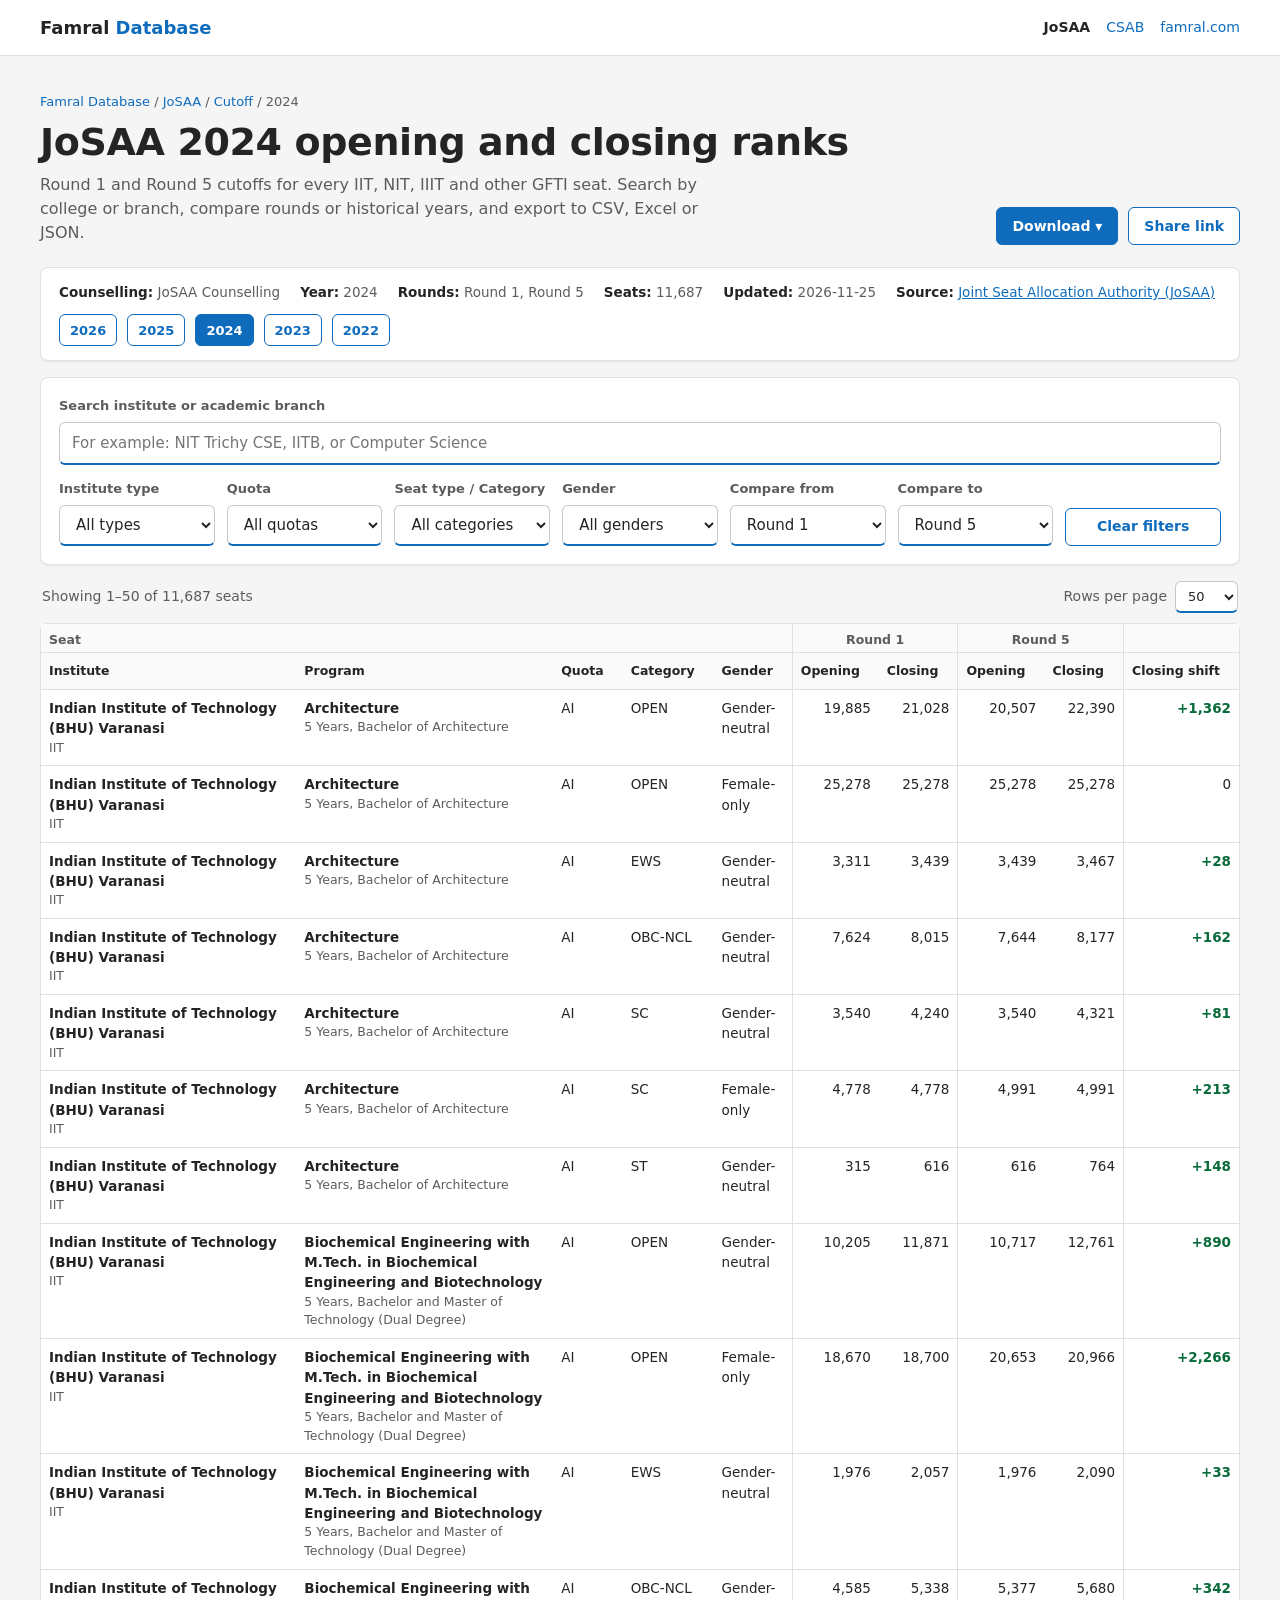
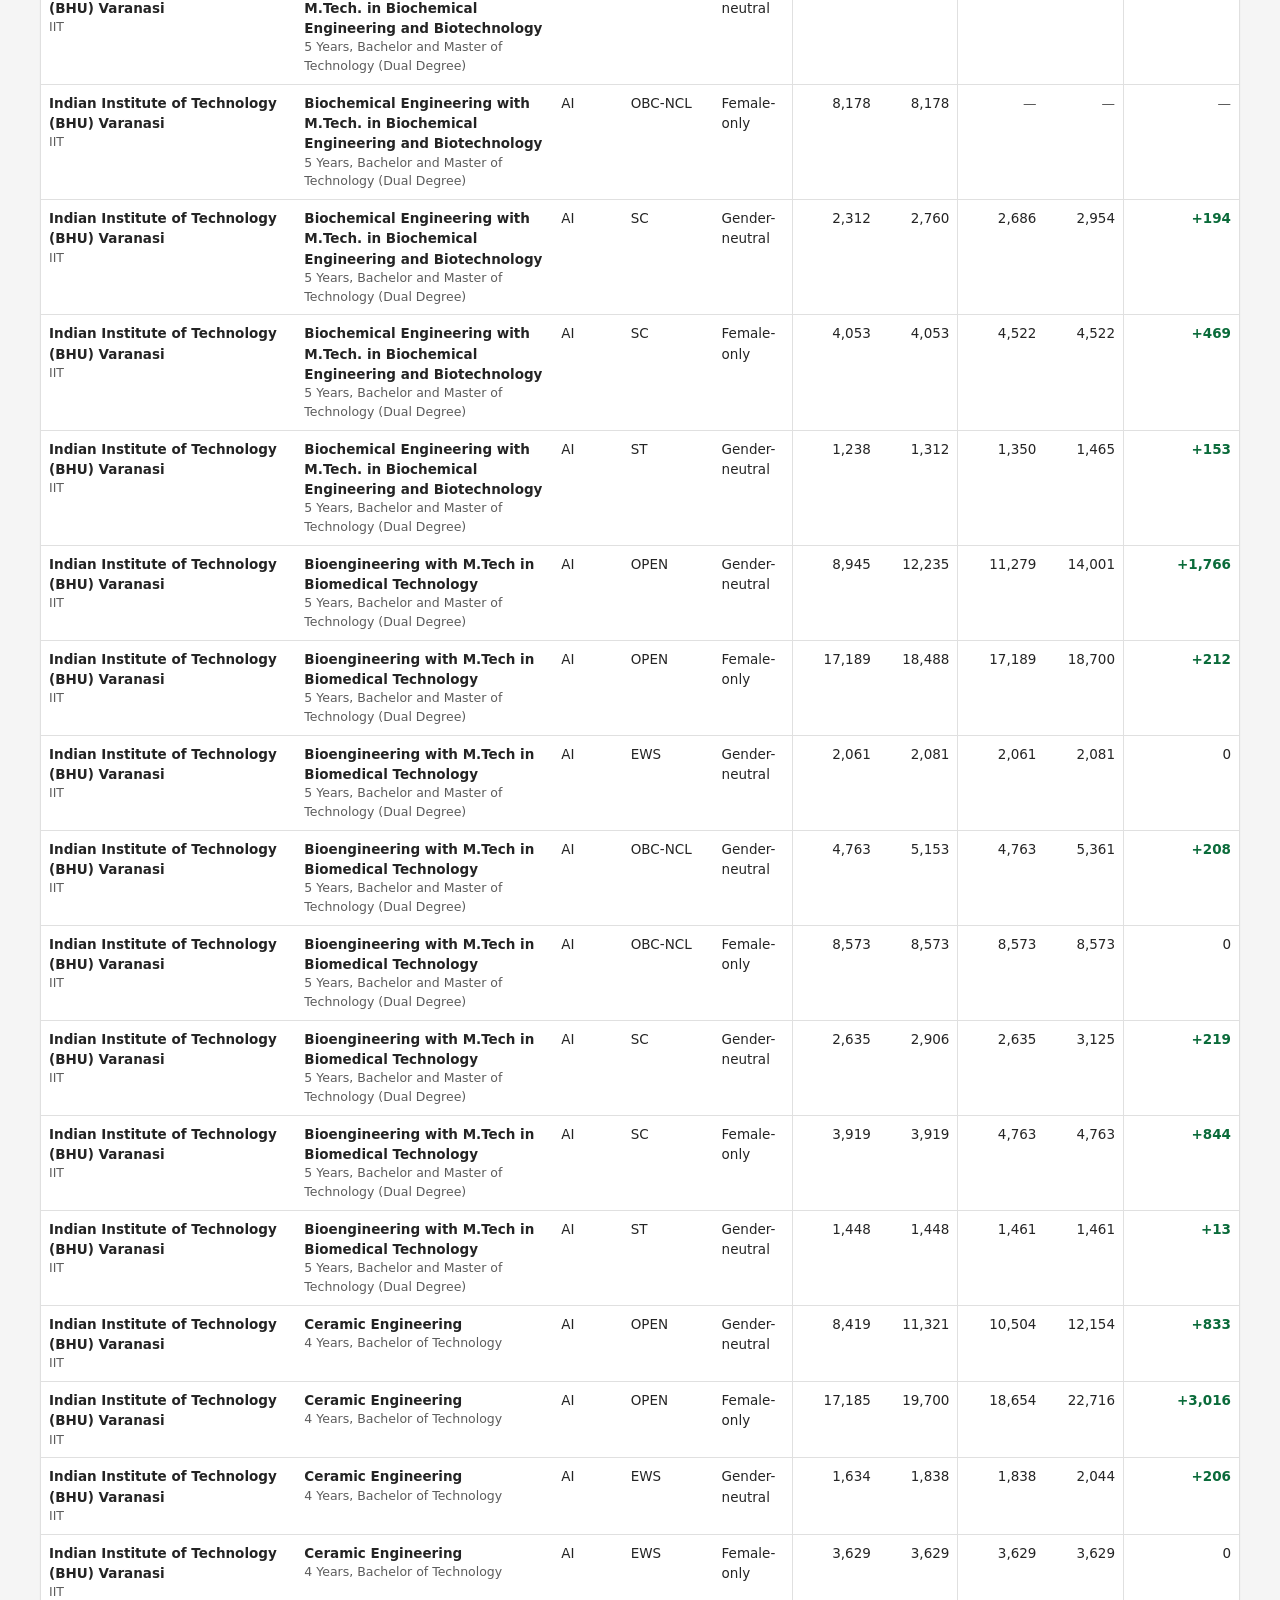
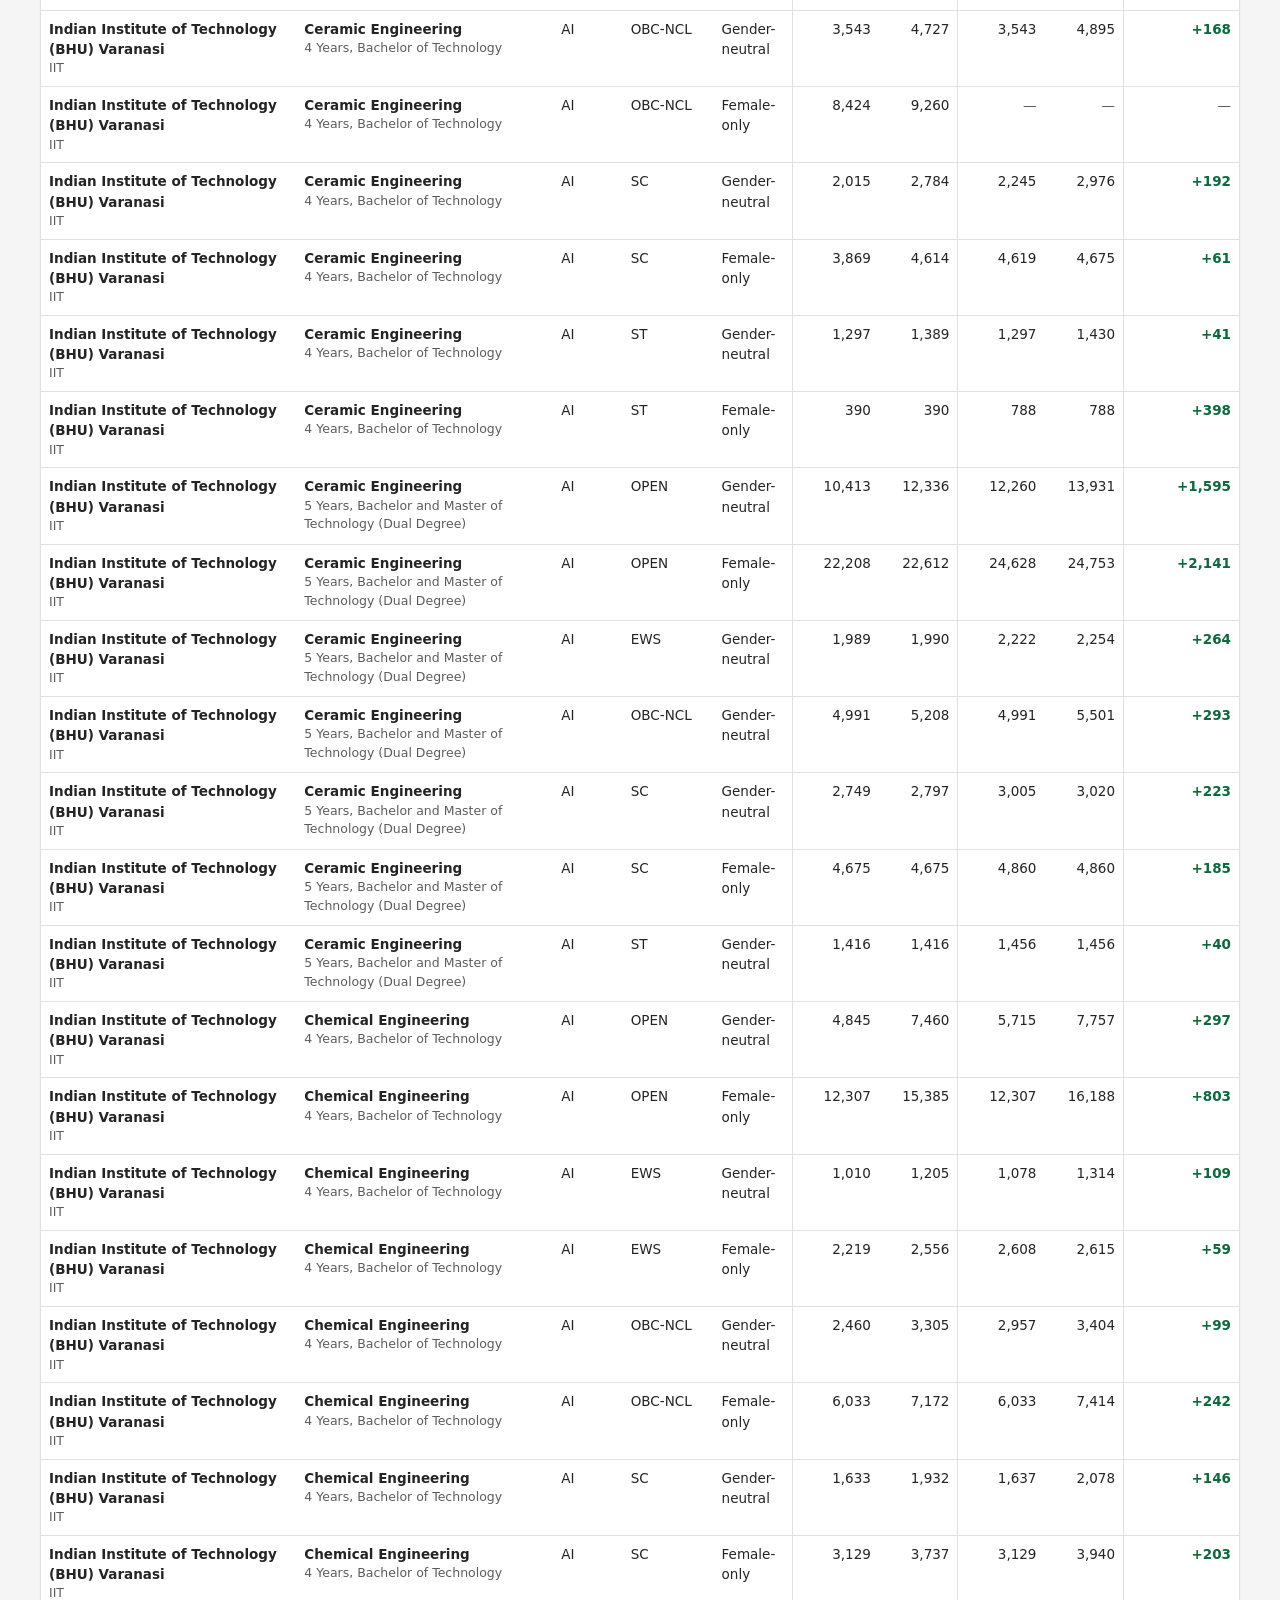
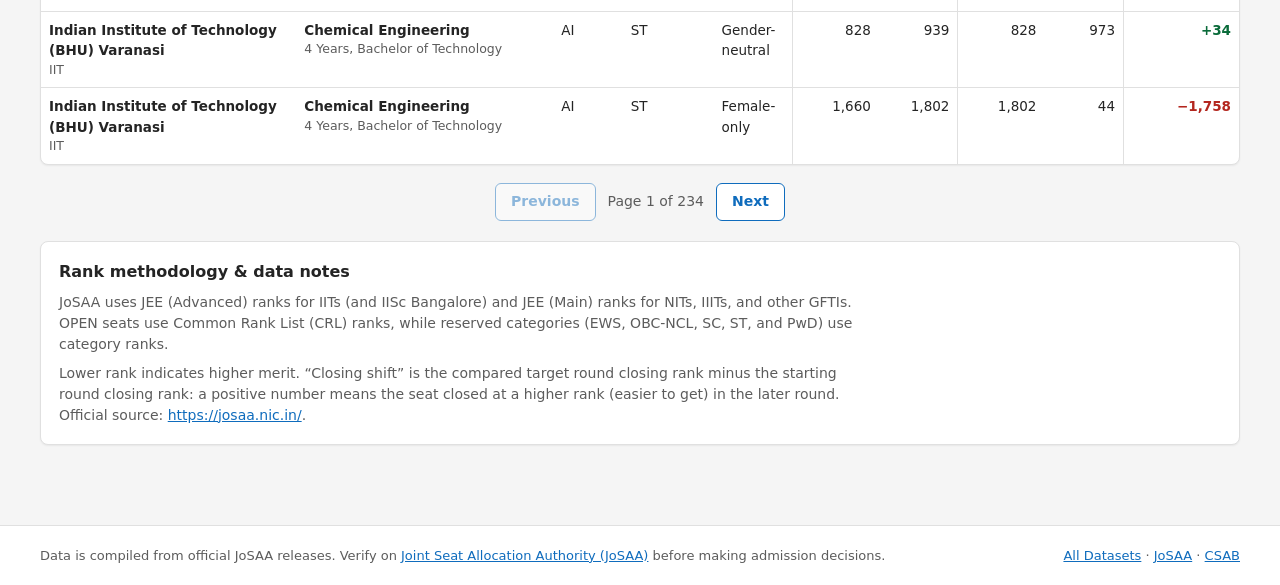
<file: josaa/cutoff/2024.html>
<!doctype html>
<html lang="en">
<head>
<meta charset="utf-8">
<meta name="viewport" content="width=device-width, initial-scale=1, viewport-fit=cover">
<title>JoSAA 2024 Cutoff: Opening &amp; Closing Ranks | Famral Database</title>
<meta name="description" content="Search and filter JoSAA 2024 opening and closing ranks (Round 1 and Round 5) for IIT, NIT, IIIT and other GFTI seats. Compare rounds, view historical trends and download CSV, Excel or JSON.">
<meta name="robots" content="index, follow, max-snippet:-1, max-image-preview:large">
<meta name="theme-color" content="#0f6cbd">
<link rel="canonical" href="https://database.famral.com/josaa/cutoff/2024">
<link rel="icon" href="data:image/svg+xml,%3Csvg xmlns='http://www.w3.org/2000/svg' viewBox='0 0 32 32'%3E%3Crect width='32' height='32' rx='6' fill='%230f6cbd'/%3E%3Ctext x='16' y='23' font-family='Segoe UI,Arial' font-size='20' font-weight='700' text-anchor='middle' fill='white'%3EF%3C/text%3E%3C/svg%3E">
<meta property="og:type" content="website">
<meta property="og:site_name" content="Famral Database">
<meta property="og:title" content="JoSAA 2024 Cutoff: Opening &amp; Closing Ranks | Famral Database">
<meta property="og:description" content="Search and filter JoSAA 2024 opening and closing ranks (Round 1 and Round 5) for IIT, NIT, IIIT and other GFTI seats. Compare rounds, view historical trends and download CSV, Excel or JSON.">
<meta property="og:url" content="https://database.famral.com/josaa/cutoff/2024">
<meta property="og:locale" content="en_IN">
<meta name="twitter:card" content="summary">
<meta name="twitter:title" content="JoSAA 2024 Cutoff: Opening &amp; Closing Ranks | Famral Database">
<meta name="twitter:description" content="Search and filter JoSAA 2024 opening and closing ranks (Round 1 and Round 5) for IIT, NIT, IIIT and other GFTI seats. Compare rounds, view historical trends and download CSV, Excel or JSON.">
<script type="application/ld+json">
[
  {
    "@context": "https://schema.org",
    "@type": "Dataset",
    "name": "JoSAA 2024 cutoffs: opening and closing ranks",
    "description": "Search and filter JoSAA 2024 opening and closing ranks (Round 1 and Round 5) for IIT, NIT, IIIT and other GFTI seats. Compare rounds, view historical trends and download CSV, Excel or JSON.",
    "url": "https://database.famral.com/josaa/cutoff/2024",
    "license": "https://creativecommons.org/licenses/by/4.0/",
    "creator": {
      "@type": "Organization",
      "name": "Famral",
      "url": "https://www.famral.com/"
    },
    "temporalCoverage": "2024",
    "keywords": [
      "JoSAA",
      "JoSAA 2024 cutoff",
      "opening rank",
      "closing rank",
      "2024"
    ],
    "distribution": [
      {
        "@type": "DataDownload",
        "encodingFormat": "application/json",
        "contentUrl": "https://database.famral.com/josaa/cutoff/2024.json"
      }
    ]
  },
  {
    "@context": "https://schema.org",
    "@type": "BreadcrumbList",
    "itemListElement": [
      {
        "@type": "ListItem",
        "position": 1,
        "name": "Famral Database",
        "item": "https://database.famral.com/"
      },
      {
        "@type": "ListItem",
        "position": 2,
        "name": "JoSAA",
        "item": "https://database.famral.com/josaa/"
      },
      {
        "@type": "ListItem",
        "position": 3,
        "name": "Cutoff",
        "item": "https://database.famral.com/josaa/cutoff/"
      },
      {
        "@type": "ListItem",
        "position": 4,
        "name": "2024",
        "item": "https://database.famral.com/josaa/cutoff/2024"
      }
    ]
  }
]
</script>
<link rel="stylesheet" href="/assets/css/site.css">
</head>
<body>

<header id="site-header" class="top" data-active="josaa"></header>

<section class="hero">
  <div>
    <nav class="crumb" aria-label="Breadcrumb"><a href="/">Famral Database</a> / <a href="/josaa/">JoSAA</a> / <a href="/josaa/cutoff/">Cutoff</a> / <span>2024</span></nav>
    <h1>JoSAA 2024 opening and closing ranks</h1>
    <p>Round 1 and Round 5 cutoffs for every IIT, NIT, IIIT and other GFTI seat. Search by college or branch, compare rounds or historical years, and export to CSV, Excel or JSON.</p>
  </div>
  <div class="hero-actions">
    <div class="dropdown">
      <button class="btn primary" id="dl-toggle" type="button" aria-haspopup="true" aria-expanded="false">Download ▾</button>
      <div class="dropdown-menu" id="dl-menu" role="menu" hidden>
        <button class="dropdown-item" id="dl-pdf" type="button" role="menuitem"><span>Download PDF</span><small>.pdf</small></button>
        <button class="dropdown-item" id="dl-xls" type="button" role="menuitem"><span>Download Excel</span><small>.xlsx</small></button>
        <button class="dropdown-item" id="dl-csv" type="button" role="menuitem"><span>Download CSV</span><small>.csv</small></button>
        <a class="dropdown-item" href="2024.json" download role="menuitem"><span>Download JSON</span><small>.json</small></a>
      </div>
    </div>
    <button class="btn" id="share-btn" type="button">Share link</button>
  </div>
</section>

<main>
  <section class="card info-strip" aria-label="Dataset transparency">
    <div class="info-items">
      <span><strong>Counselling:</strong> JoSAA Counselling</span>
      <span><strong>Year:</strong> 2024</span>
      <span><strong>Rounds:</strong> Round 1, Round 5</span>
      <span><strong>Seats:</strong> 11,687</span>
      <span><strong>Updated:</strong> 2026-11-25</span>
      <span><strong>Source:</strong> <a href="https://josaa.nic.in/" target="_blank" rel="noopener noreferrer">Joint Seat Allocation Authority (JoSAA)</a></span>
    </div>
    <div class="actions" style="margin-top:0">
      <a class="btn sm ghost" href="/josaa/cutoff/2026">2026</a> <a class="btn sm ghost" href="/josaa/cutoff/2025">2025</a> <a class="btn sm primary" href="/josaa/cutoff/2024">2024</a> <a class="btn sm ghost" href="/josaa/cutoff/2023">2023</a> <a class="btn sm ghost" href="/josaa/cutoff/2022">2022</a>
    </div>
  </section>

  <section class="card filters" aria-label="Filters">
    <div class="field">
      <label for="q">Search institute or academic branch</label>
      <input id="q" type="search" placeholder="For example: NIT Trichy CSE, IITB, or Computer Science" autocomplete="off">
    </div>
    <div class="row-selects">
      <div class="field"><label for="f-type">Institute type</label><select id="f-type"></select></div>
      <div class="field"><label for="f-quota">Quota</label><select id="f-quota"></select></div>
      <div class="field"><label for="f-cat">Seat type / Category</label><select id="f-cat"></select></div>
      <div class="field"><label for="f-gen">Gender</label><select id="f-gen"></select></div>
      <div class="field"><label for="f-ra">Compare from</label><select id="f-ra"></select></div>
      <div class="field"><label for="f-rb">Compare to</label><select id="f-rb"></select></div>
      <div class="field"><button class="btn" id="clear" type="button">Clear filters</button></div>
    </div>
  </section>

  <div class="meta" aria-live="polite">
    <span id="count">Showing 1–25 of 11,687 seats (preview)</span>
    <div class="meta-right">
      <label for="f-pagesize">Rows per page</label>
      <select id="f-pagesize">
        <option value="50" selected>50</option>
        <option value="100">100</option>
        <option value="200">200</option>
      </select>
    </div>
  </div>

  <div class="card scroller" id="tablewrap">
    <table>
      <thead>
        <tr class="groups">
          <th class="seat" colspan="5" scope="colgroup">Seat</th>
          <th class="sep" colspan="2" scope="colgroup" id="grp-ra">Round 1</th>
          <th class="sep" colspan="2" scope="colgroup" id="grp-rb">Round 5</th>
          <th class="sep" scope="col"></th>
        </tr>
        <tr class="cols" id="cols">
          <th scope="col">Institute</th>
          <th scope="col">Program</th>
          <th scope="col">Quota</th>
          <th scope="col">Category</th>
          <th scope="col">Gender</th>
          <th scope="col" class="num sep">Opening</th>
          <th scope="col" class="num">Closing</th>
          <th scope="col" class="num sep">Opening</th>
          <th scope="col" class="num">Closing</th>
          <th scope="col" class="num sep">Closing shift</th>
        </tr>
      </thead>
      <tbody id="body">
        <tr><td class="inst"><span class="name">Indian Institute of Technology (BHU) Varanasi</span><span class="sub">IIT</span></td><td class="prog"><span class="name">Architecture</span><span class="sub">5 Years, Bachelor of Architecture</span></td><td class="nowrap" data-label="Quota">AI</td><td class="nowrap" data-label="Category">OPEN</td><td class="nowrap" data-label="Gender">Gender-neutral</td><td class="num sep" data-label="R1 Opening">19,885</td><td class="num" data-label="R1 Closing">21,028</td><td class="num sep" data-label="R5 Opening">20,507</td><td class="num" data-label="R5 Closing">22,390</td><td class="num sep" data-label="Closing Shift"><span class="pos">+1,362</span></td></tr>
        <tr><td class="inst"><span class="name">Indian Institute of Technology (BHU) Varanasi</span><span class="sub">IIT</span></td><td class="prog"><span class="name">Architecture</span><span class="sub">5 Years, Bachelor of Architecture</span></td><td class="nowrap" data-label="Quota">AI</td><td class="nowrap" data-label="Category">OPEN</td><td class="nowrap" data-label="Gender">Female-only</td><td class="num sep" data-label="R1 Opening">25,278</td><td class="num" data-label="R1 Closing">25,278</td><td class="num sep" data-label="R5 Opening">25,278</td><td class="num" data-label="R5 Closing">25,278</td><td class="num sep" data-label="Closing Shift">0</td></tr>
        <tr><td class="inst"><span class="name">Indian Institute of Technology (BHU) Varanasi</span><span class="sub">IIT</span></td><td class="prog"><span class="name">Architecture</span><span class="sub">5 Years, Bachelor of Architecture</span></td><td class="nowrap" data-label="Quota">AI</td><td class="nowrap" data-label="Category">EWS</td><td class="nowrap" data-label="Gender">Gender-neutral</td><td class="num sep" data-label="R1 Opening">3,311</td><td class="num" data-label="R1 Closing">3,439</td><td class="num sep" data-label="R5 Opening">3,439</td><td class="num" data-label="R5 Closing">3,467</td><td class="num sep" data-label="Closing Shift"><span class="pos">+28</span></td></tr>
        <tr><td class="inst"><span class="name">Indian Institute of Technology (BHU) Varanasi</span><span class="sub">IIT</span></td><td class="prog"><span class="name">Architecture</span><span class="sub">5 Years, Bachelor of Architecture</span></td><td class="nowrap" data-label="Quota">AI</td><td class="nowrap" data-label="Category">OBC-NCL</td><td class="nowrap" data-label="Gender">Gender-neutral</td><td class="num sep" data-label="R1 Opening">7,624</td><td class="num" data-label="R1 Closing">8,015</td><td class="num sep" data-label="R5 Opening">7,644</td><td class="num" data-label="R5 Closing">8,177</td><td class="num sep" data-label="Closing Shift"><span class="pos">+162</span></td></tr>
        <tr><td class="inst"><span class="name">Indian Institute of Technology (BHU) Varanasi</span><span class="sub">IIT</span></td><td class="prog"><span class="name">Architecture</span><span class="sub">5 Years, Bachelor of Architecture</span></td><td class="nowrap" data-label="Quota">AI</td><td class="nowrap" data-label="Category">SC</td><td class="nowrap" data-label="Gender">Gender-neutral</td><td class="num sep" data-label="R1 Opening">3,540</td><td class="num" data-label="R1 Closing">4,240</td><td class="num sep" data-label="R5 Opening">3,540</td><td class="num" data-label="R5 Closing">4,321</td><td class="num sep" data-label="Closing Shift"><span class="pos">+81</span></td></tr>
        <tr><td class="inst"><span class="name">Indian Institute of Technology (BHU) Varanasi</span><span class="sub">IIT</span></td><td class="prog"><span class="name">Architecture</span><span class="sub">5 Years, Bachelor of Architecture</span></td><td class="nowrap" data-label="Quota">AI</td><td class="nowrap" data-label="Category">SC</td><td class="nowrap" data-label="Gender">Female-only</td><td class="num sep" data-label="R1 Opening">4,778</td><td class="num" data-label="R1 Closing">4,778</td><td class="num sep" data-label="R5 Opening">4,991</td><td class="num" data-label="R5 Closing">4,991</td><td class="num sep" data-label="Closing Shift"><span class="pos">+213</span></td></tr>
        <tr><td class="inst"><span class="name">Indian Institute of Technology (BHU) Varanasi</span><span class="sub">IIT</span></td><td class="prog"><span class="name">Architecture</span><span class="sub">5 Years, Bachelor of Architecture</span></td><td class="nowrap" data-label="Quota">AI</td><td class="nowrap" data-label="Category">ST</td><td class="nowrap" data-label="Gender">Gender-neutral</td><td class="num sep" data-label="R1 Opening">315</td><td class="num" data-label="R1 Closing">616</td><td class="num sep" data-label="R5 Opening">616</td><td class="num" data-label="R5 Closing">764</td><td class="num sep" data-label="Closing Shift"><span class="pos">+148</span></td></tr>
        <tr><td class="inst"><span class="name">Indian Institute of Technology (BHU) Varanasi</span><span class="sub">IIT</span></td><td class="prog"><span class="name">Biochemical Engineering with M.Tech. in Biochemical Engineering and Biotechnology</span><span class="sub">5 Years, Bachelor and Master of Technology (Dual Degree)</span></td><td class="nowrap" data-label="Quota">AI</td><td class="nowrap" data-label="Category">OPEN</td><td class="nowrap" data-label="Gender">Gender-neutral</td><td class="num sep" data-label="R1 Opening">10,205</td><td class="num" data-label="R1 Closing">11,871</td><td class="num sep" data-label="R5 Opening">10,717</td><td class="num" data-label="R5 Closing">12,761</td><td class="num sep" data-label="Closing Shift"><span class="pos">+890</span></td></tr>
        <tr><td class="inst"><span class="name">Indian Institute of Technology (BHU) Varanasi</span><span class="sub">IIT</span></td><td class="prog"><span class="name">Biochemical Engineering with M.Tech. in Biochemical Engineering and Biotechnology</span><span class="sub">5 Years, Bachelor and Master of Technology (Dual Degree)</span></td><td class="nowrap" data-label="Quota">AI</td><td class="nowrap" data-label="Category">OPEN</td><td class="nowrap" data-label="Gender">Female-only</td><td class="num sep" data-label="R1 Opening">18,670</td><td class="num" data-label="R1 Closing">18,700</td><td class="num sep" data-label="R5 Opening">20,653</td><td class="num" data-label="R5 Closing">20,966</td><td class="num sep" data-label="Closing Shift"><span class="pos">+2,266</span></td></tr>
        <tr><td class="inst"><span class="name">Indian Institute of Technology (BHU) Varanasi</span><span class="sub">IIT</span></td><td class="prog"><span class="name">Biochemical Engineering with M.Tech. in Biochemical Engineering and Biotechnology</span><span class="sub">5 Years, Bachelor and Master of Technology (Dual Degree)</span></td><td class="nowrap" data-label="Quota">AI</td><td class="nowrap" data-label="Category">EWS</td><td class="nowrap" data-label="Gender">Gender-neutral</td><td class="num sep" data-label="R1 Opening">1,976</td><td class="num" data-label="R1 Closing">2,057</td><td class="num sep" data-label="R5 Opening">1,976</td><td class="num" data-label="R5 Closing">2,090</td><td class="num sep" data-label="Closing Shift"><span class="pos">+33</span></td></tr>
        <tr><td class="inst"><span class="name">Indian Institute of Technology (BHU) Varanasi</span><span class="sub">IIT</span></td><td class="prog"><span class="name">Biochemical Engineering with M.Tech. in Biochemical Engineering and Biotechnology</span><span class="sub">5 Years, Bachelor and Master of Technology (Dual Degree)</span></td><td class="nowrap" data-label="Quota">AI</td><td class="nowrap" data-label="Category">OBC-NCL</td><td class="nowrap" data-label="Gender">Gender-neutral</td><td class="num sep" data-label="R1 Opening">4,585</td><td class="num" data-label="R1 Closing">5,338</td><td class="num sep" data-label="R5 Opening">5,377</td><td class="num" data-label="R5 Closing">5,680</td><td class="num sep" data-label="Closing Shift"><span class="pos">+342</span></td></tr>
        <tr><td class="inst"><span class="name">Indian Institute of Technology (BHU) Varanasi</span><span class="sub">IIT</span></td><td class="prog"><span class="name">Biochemical Engineering with M.Tech. in Biochemical Engineering and Biotechnology</span><span class="sub">5 Years, Bachelor and Master of Technology (Dual Degree)</span></td><td class="nowrap" data-label="Quota">AI</td><td class="nowrap" data-label="Category">OBC-NCL</td><td class="nowrap" data-label="Gender">Female-only</td><td class="num sep" data-label="R1 Opening">8,178</td><td class="num" data-label="R1 Closing">8,178</td><td class="num sep" data-label="R5 Opening">—</td><td class="num" data-label="R5 Closing">—</td><td class="num sep" data-label="Closing Shift"><span class="dash">—</span></td></tr>
        <tr><td class="inst"><span class="name">Indian Institute of Technology (BHU) Varanasi</span><span class="sub">IIT</span></td><td class="prog"><span class="name">Biochemical Engineering with M.Tech. in Biochemical Engineering and Biotechnology</span><span class="sub">5 Years, Bachelor and Master of Technology (Dual Degree)</span></td><td class="nowrap" data-label="Quota">AI</td><td class="nowrap" data-label="Category">SC</td><td class="nowrap" data-label="Gender">Gender-neutral</td><td class="num sep" data-label="R1 Opening">2,312</td><td class="num" data-label="R1 Closing">2,760</td><td class="num sep" data-label="R5 Opening">2,686</td><td class="num" data-label="R5 Closing">2,954</td><td class="num sep" data-label="Closing Shift"><span class="pos">+194</span></td></tr>
        <tr><td class="inst"><span class="name">Indian Institute of Technology (BHU) Varanasi</span><span class="sub">IIT</span></td><td class="prog"><span class="name">Biochemical Engineering with M.Tech. in Biochemical Engineering and Biotechnology</span><span class="sub">5 Years, Bachelor and Master of Technology (Dual Degree)</span></td><td class="nowrap" data-label="Quota">AI</td><td class="nowrap" data-label="Category">SC</td><td class="nowrap" data-label="Gender">Female-only</td><td class="num sep" data-label="R1 Opening">4,053</td><td class="num" data-label="R1 Closing">4,053</td><td class="num sep" data-label="R5 Opening">4,522</td><td class="num" data-label="R5 Closing">4,522</td><td class="num sep" data-label="Closing Shift"><span class="pos">+469</span></td></tr>
        <tr><td class="inst"><span class="name">Indian Institute of Technology (BHU) Varanasi</span><span class="sub">IIT</span></td><td class="prog"><span class="name">Biochemical Engineering with M.Tech. in Biochemical Engineering and Biotechnology</span><span class="sub">5 Years, Bachelor and Master of Technology (Dual Degree)</span></td><td class="nowrap" data-label="Quota">AI</td><td class="nowrap" data-label="Category">ST</td><td class="nowrap" data-label="Gender">Gender-neutral</td><td class="num sep" data-label="R1 Opening">1,238</td><td class="num" data-label="R1 Closing">1,312</td><td class="num sep" data-label="R5 Opening">1,350</td><td class="num" data-label="R5 Closing">1,465</td><td class="num sep" data-label="Closing Shift"><span class="pos">+153</span></td></tr>
        <tr><td class="inst"><span class="name">Indian Institute of Technology (BHU) Varanasi</span><span class="sub">IIT</span></td><td class="prog"><span class="name">Bioengineering with M.Tech in Biomedical Technology</span><span class="sub">5 Years, Bachelor and Master of Technology (Dual Degree)</span></td><td class="nowrap" data-label="Quota">AI</td><td class="nowrap" data-label="Category">OPEN</td><td class="nowrap" data-label="Gender">Gender-neutral</td><td class="num sep" data-label="R1 Opening">8,945</td><td class="num" data-label="R1 Closing">12,235</td><td class="num sep" data-label="R5 Opening">11,279</td><td class="num" data-label="R5 Closing">14,001</td><td class="num sep" data-label="Closing Shift"><span class="pos">+1,766</span></td></tr>
        <tr><td class="inst"><span class="name">Indian Institute of Technology (BHU) Varanasi</span><span class="sub">IIT</span></td><td class="prog"><span class="name">Bioengineering with M.Tech in Biomedical Technology</span><span class="sub">5 Years, Bachelor and Master of Technology (Dual Degree)</span></td><td class="nowrap" data-label="Quota">AI</td><td class="nowrap" data-label="Category">OPEN</td><td class="nowrap" data-label="Gender">Female-only</td><td class="num sep" data-label="R1 Opening">17,189</td><td class="num" data-label="R1 Closing">18,488</td><td class="num sep" data-label="R5 Opening">17,189</td><td class="num" data-label="R5 Closing">18,700</td><td class="num sep" data-label="Closing Shift"><span class="pos">+212</span></td></tr>
        <tr><td class="inst"><span class="name">Indian Institute of Technology (BHU) Varanasi</span><span class="sub">IIT</span></td><td class="prog"><span class="name">Bioengineering with M.Tech in Biomedical Technology</span><span class="sub">5 Years, Bachelor and Master of Technology (Dual Degree)</span></td><td class="nowrap" data-label="Quota">AI</td><td class="nowrap" data-label="Category">EWS</td><td class="nowrap" data-label="Gender">Gender-neutral</td><td class="num sep" data-label="R1 Opening">2,061</td><td class="num" data-label="R1 Closing">2,081</td><td class="num sep" data-label="R5 Opening">2,061</td><td class="num" data-label="R5 Closing">2,081</td><td class="num sep" data-label="Closing Shift">0</td></tr>
        <tr><td class="inst"><span class="name">Indian Institute of Technology (BHU) Varanasi</span><span class="sub">IIT</span></td><td class="prog"><span class="name">Bioengineering with M.Tech in Biomedical Technology</span><span class="sub">5 Years, Bachelor and Master of Technology (Dual Degree)</span></td><td class="nowrap" data-label="Quota">AI</td><td class="nowrap" data-label="Category">OBC-NCL</td><td class="nowrap" data-label="Gender">Gender-neutral</td><td class="num sep" data-label="R1 Opening">4,763</td><td class="num" data-label="R1 Closing">5,153</td><td class="num sep" data-label="R5 Opening">4,763</td><td class="num" data-label="R5 Closing">5,361</td><td class="num sep" data-label="Closing Shift"><span class="pos">+208</span></td></tr>
        <tr><td class="inst"><span class="name">Indian Institute of Technology (BHU) Varanasi</span><span class="sub">IIT</span></td><td class="prog"><span class="name">Bioengineering with M.Tech in Biomedical Technology</span><span class="sub">5 Years, Bachelor and Master of Technology (Dual Degree)</span></td><td class="nowrap" data-label="Quota">AI</td><td class="nowrap" data-label="Category">OBC-NCL</td><td class="nowrap" data-label="Gender">Female-only</td><td class="num sep" data-label="R1 Opening">8,573</td><td class="num" data-label="R1 Closing">8,573</td><td class="num sep" data-label="R5 Opening">8,573</td><td class="num" data-label="R5 Closing">8,573</td><td class="num sep" data-label="Closing Shift">0</td></tr>
        <tr><td class="inst"><span class="name">Indian Institute of Technology (BHU) Varanasi</span><span class="sub">IIT</span></td><td class="prog"><span class="name">Bioengineering with M.Tech in Biomedical Technology</span><span class="sub">5 Years, Bachelor and Master of Technology (Dual Degree)</span></td><td class="nowrap" data-label="Quota">AI</td><td class="nowrap" data-label="Category">SC</td><td class="nowrap" data-label="Gender">Gender-neutral</td><td class="num sep" data-label="R1 Opening">2,635</td><td class="num" data-label="R1 Closing">2,906</td><td class="num sep" data-label="R5 Opening">2,635</td><td class="num" data-label="R5 Closing">3,125</td><td class="num sep" data-label="Closing Shift"><span class="pos">+219</span></td></tr>
        <tr><td class="inst"><span class="name">Indian Institute of Technology (BHU) Varanasi</span><span class="sub">IIT</span></td><td class="prog"><span class="name">Bioengineering with M.Tech in Biomedical Technology</span><span class="sub">5 Years, Bachelor and Master of Technology (Dual Degree)</span></td><td class="nowrap" data-label="Quota">AI</td><td class="nowrap" data-label="Category">SC</td><td class="nowrap" data-label="Gender">Female-only</td><td class="num sep" data-label="R1 Opening">3,919</td><td class="num" data-label="R1 Closing">3,919</td><td class="num sep" data-label="R5 Opening">4,763</td><td class="num" data-label="R5 Closing">4,763</td><td class="num sep" data-label="Closing Shift"><span class="pos">+844</span></td></tr>
        <tr><td class="inst"><span class="name">Indian Institute of Technology (BHU) Varanasi</span><span class="sub">IIT</span></td><td class="prog"><span class="name">Bioengineering with M.Tech in Biomedical Technology</span><span class="sub">5 Years, Bachelor and Master of Technology (Dual Degree)</span></td><td class="nowrap" data-label="Quota">AI</td><td class="nowrap" data-label="Category">ST</td><td class="nowrap" data-label="Gender">Gender-neutral</td><td class="num sep" data-label="R1 Opening">1,448</td><td class="num" data-label="R1 Closing">1,448</td><td class="num sep" data-label="R5 Opening">1,461</td><td class="num" data-label="R5 Closing">1,461</td><td class="num sep" data-label="Closing Shift"><span class="pos">+13</span></td></tr>
        <tr><td class="inst"><span class="name">Indian Institute of Technology (BHU) Varanasi</span><span class="sub">IIT</span></td><td class="prog"><span class="name">Ceramic Engineering</span><span class="sub">4 Years, Bachelor of Technology</span></td><td class="nowrap" data-label="Quota">AI</td><td class="nowrap" data-label="Category">OPEN</td><td class="nowrap" data-label="Gender">Gender-neutral</td><td class="num sep" data-label="R1 Opening">8,419</td><td class="num" data-label="R1 Closing">11,321</td><td class="num sep" data-label="R5 Opening">10,504</td><td class="num" data-label="R5 Closing">12,154</td><td class="num sep" data-label="Closing Shift"><span class="pos">+833</span></td></tr>
        <tr><td class="inst"><span class="name">Indian Institute of Technology (BHU) Varanasi</span><span class="sub">IIT</span></td><td class="prog"><span class="name">Ceramic Engineering</span><span class="sub">4 Years, Bachelor of Technology</span></td><td class="nowrap" data-label="Quota">AI</td><td class="nowrap" data-label="Category">OPEN</td><td class="nowrap" data-label="Gender">Female-only</td><td class="num sep" data-label="R1 Opening">17,185</td><td class="num" data-label="R1 Closing">19,700</td><td class="num sep" data-label="R5 Opening">18,654</td><td class="num" data-label="R5 Closing">22,716</td><td class="num sep" data-label="Closing Shift"><span class="pos">+3,016</span></td></tr>
      </tbody>
    </table>
    <div class="empty" id="empty" hidden></div>
  </div>

  <div class="pager">
    <button class="btn" id="prev" type="button" disabled>Previous</button>
    <span id="pageinfo">Page 1</span>
    <button class="btn" id="next" type="button" disabled>Next</button>
  </div>

  <section class="card methodology" aria-label="Rank methodology">
    <h2>Rank methodology &amp; data notes</h2>
    <p>JoSAA uses JEE (Advanced) ranks for IITs (and IISc Bangalore) and JEE (Main) ranks for NITs, IIITs, and other GFTIs. OPEN seats use Common Rank List (CRL) ranks, while reserved categories (EWS, OBC-NCL, SC, ST, and PwD) use category ranks.</p>
    <p>Lower rank indicates higher merit. “Closing shift” is the compared target round closing rank minus the starting round closing rank: a positive number means the seat closed at a higher rank (easier to get) in the later round. Official source: <a href="https://josaa.nic.in/" target="_blank" rel="noopener noreferrer">https://josaa.nic.in/</a>.</p>
  </section>
</main>

<footer id="site-footer" data-counselling="josaa"></footer>

<script>
window.CUTOFF_PAGE = { counselling: "josaa", year: 2024 };
</script>
<script src="/assets/js/layout.js"></script>
<script src="/assets/js/counselling-config.js"></script>
<script src="/assets/js/pdf-export.js"></script>
<script src="/assets/js/cutoff-app.js"></script>
</body>
</html>
</file>
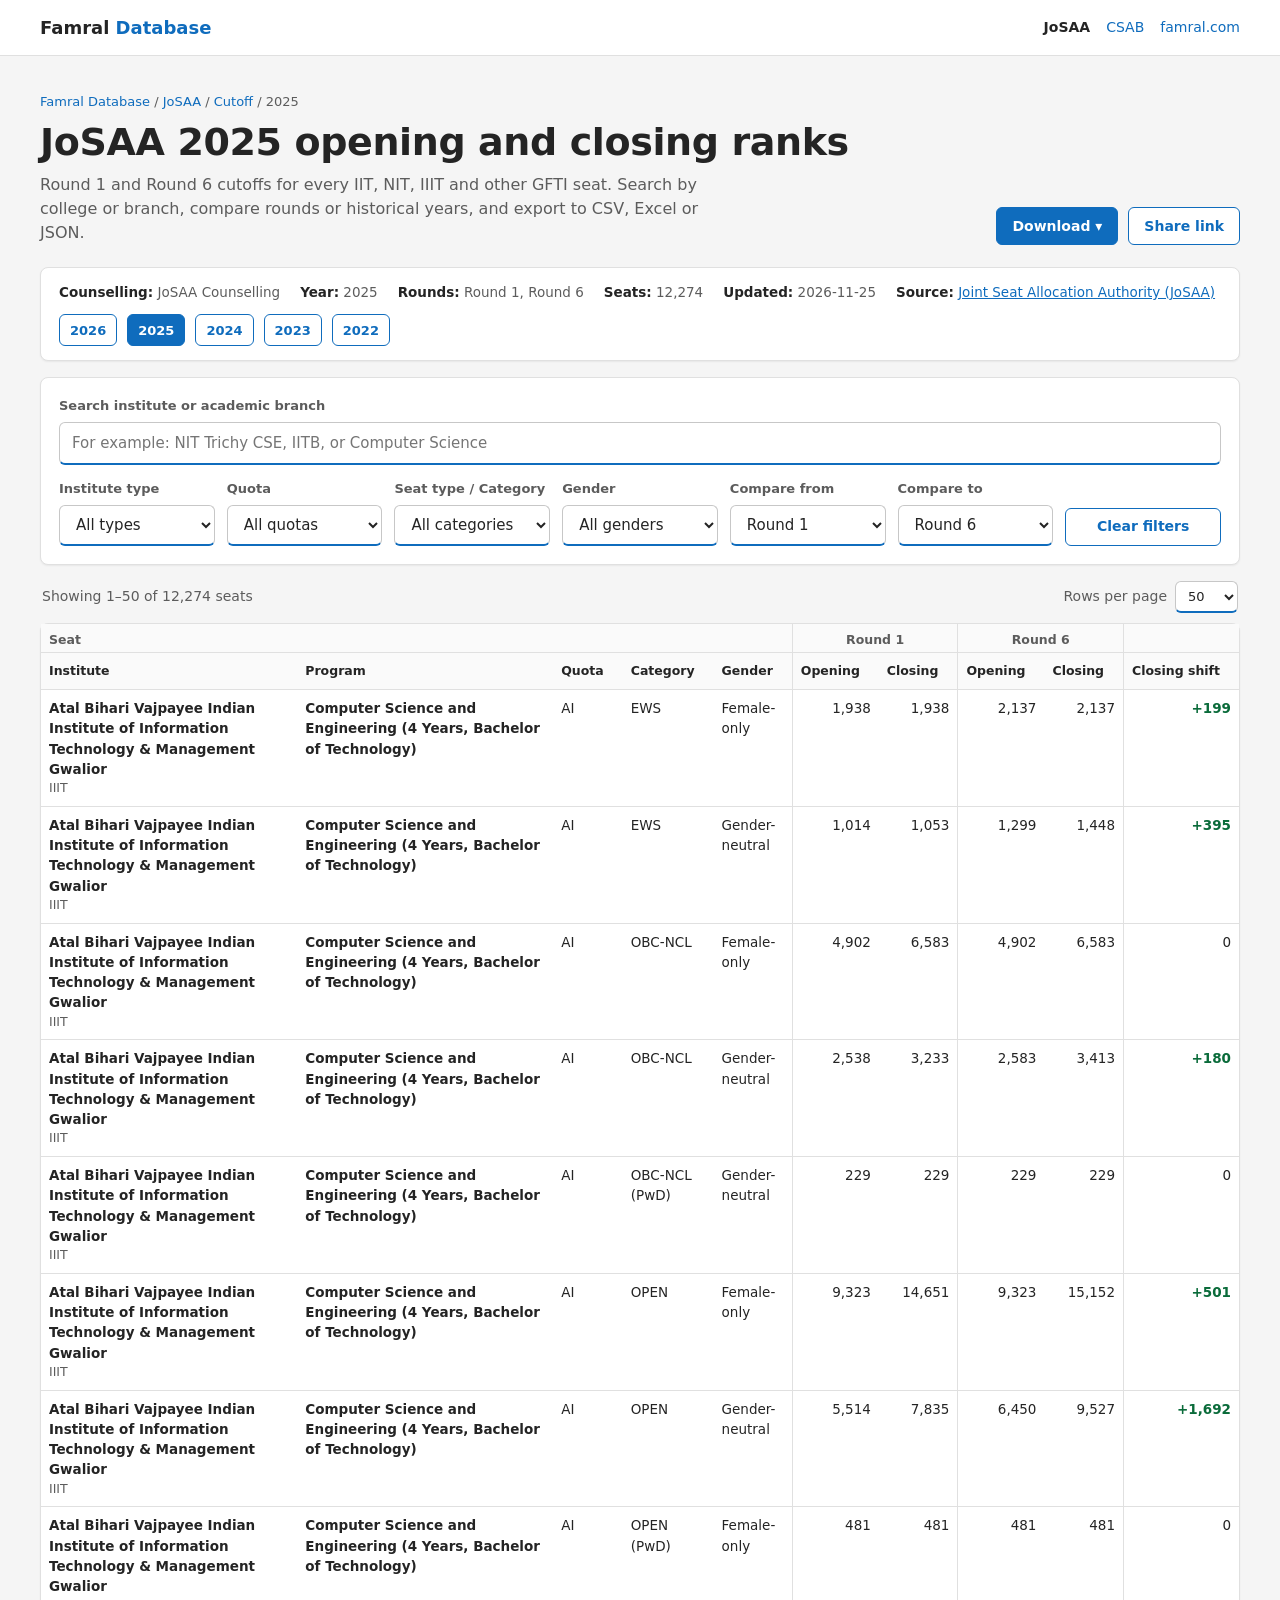
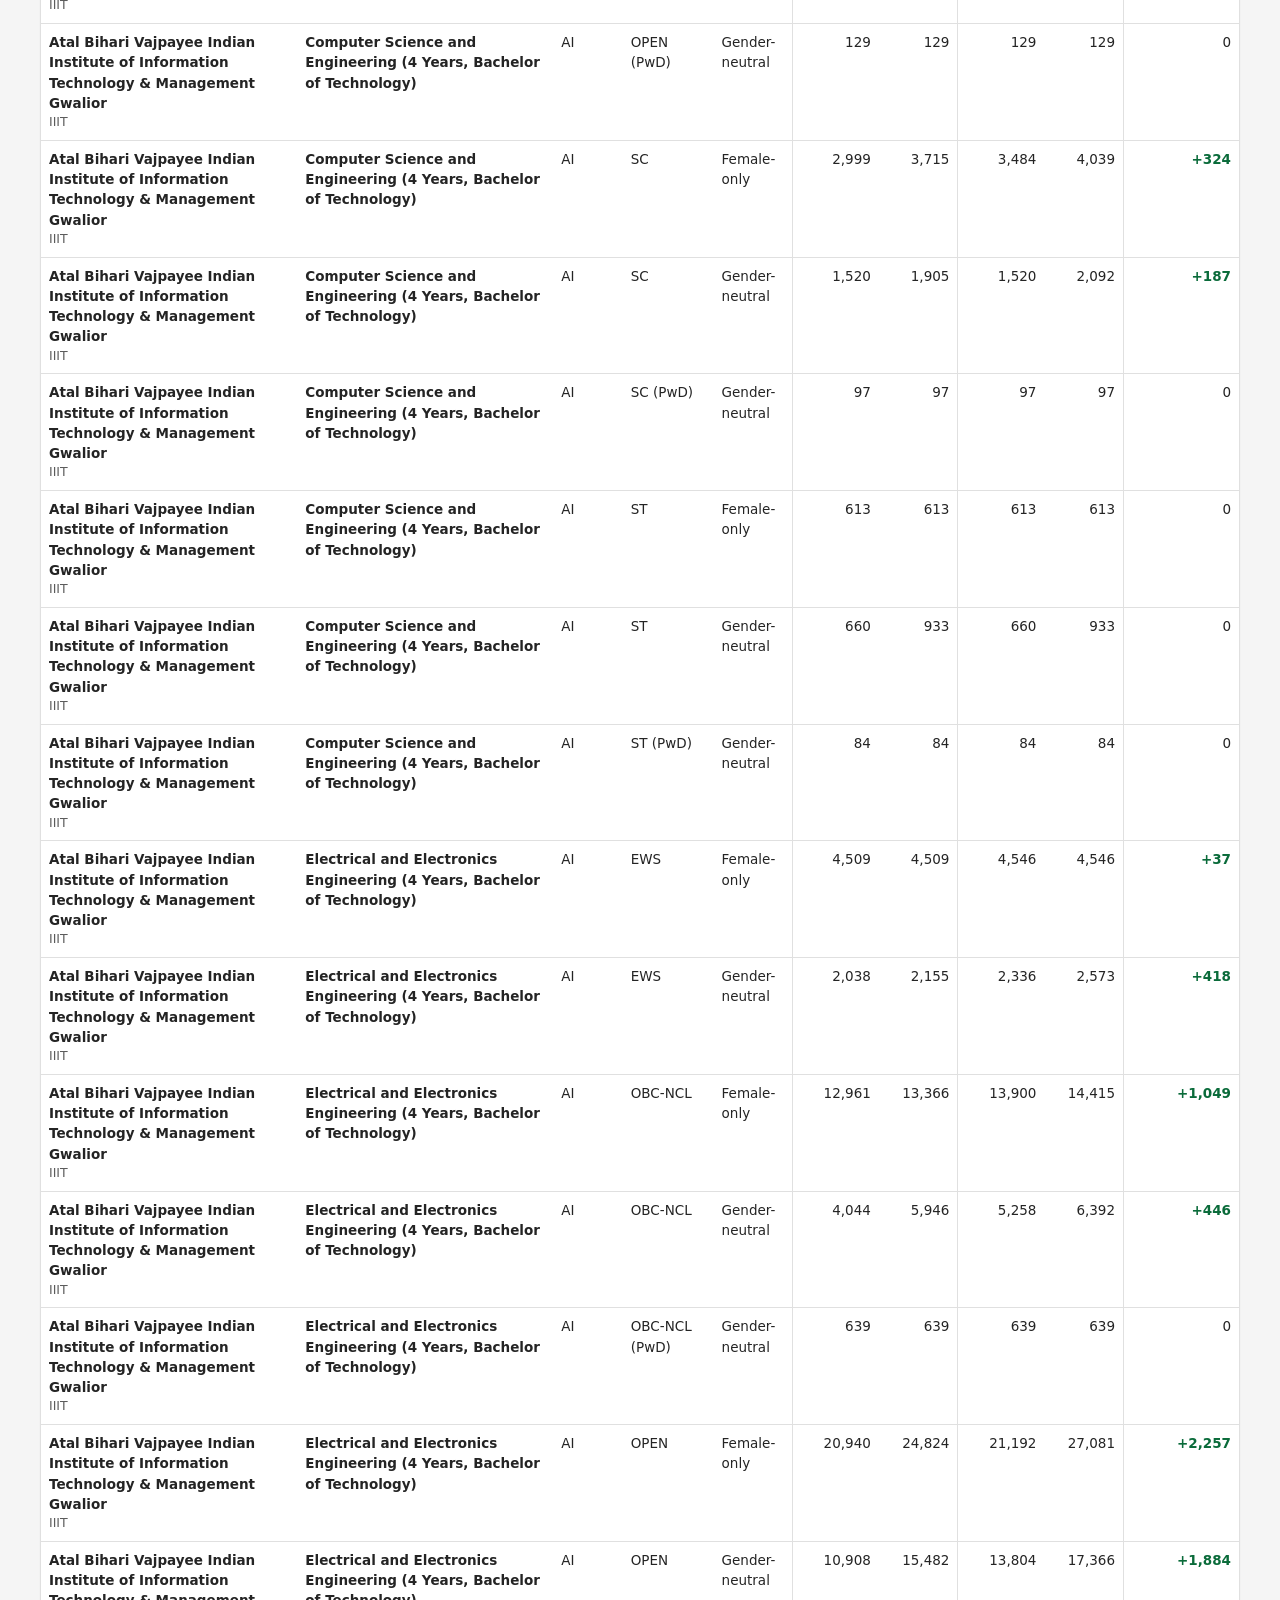
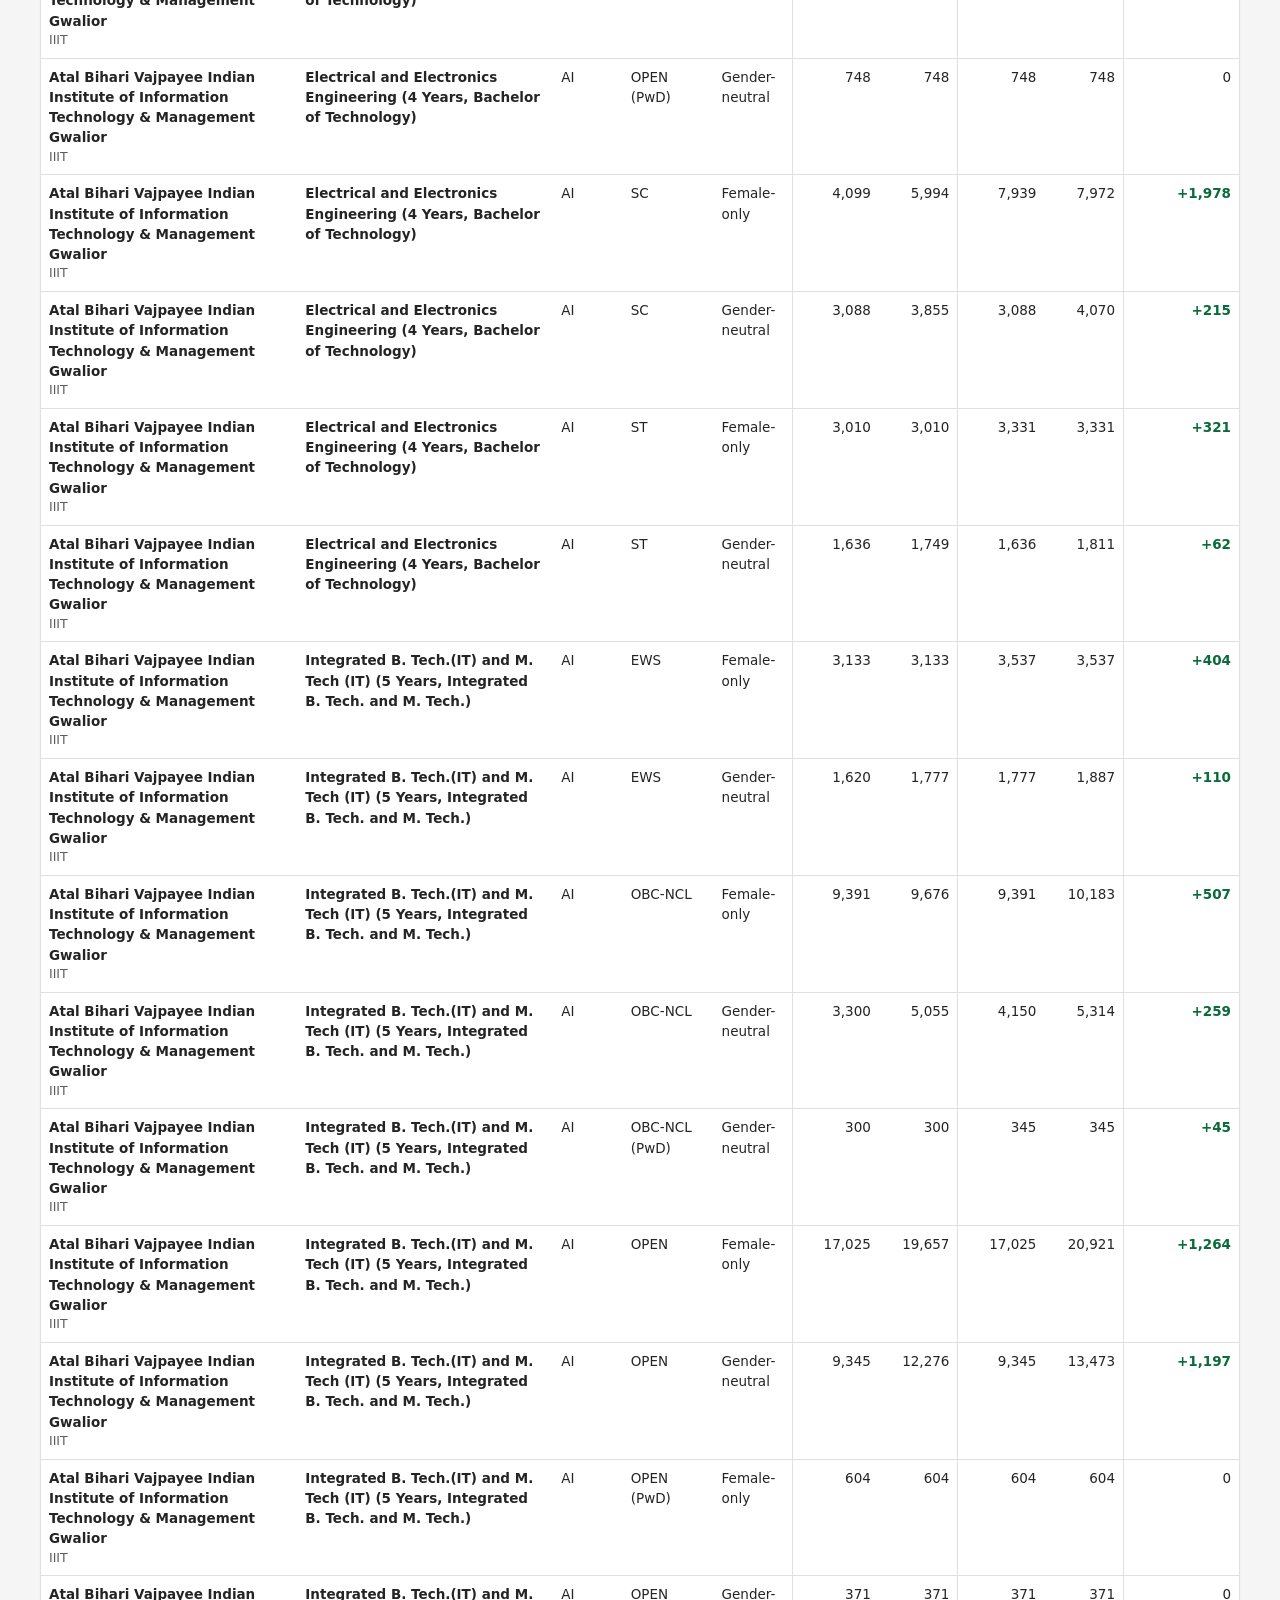
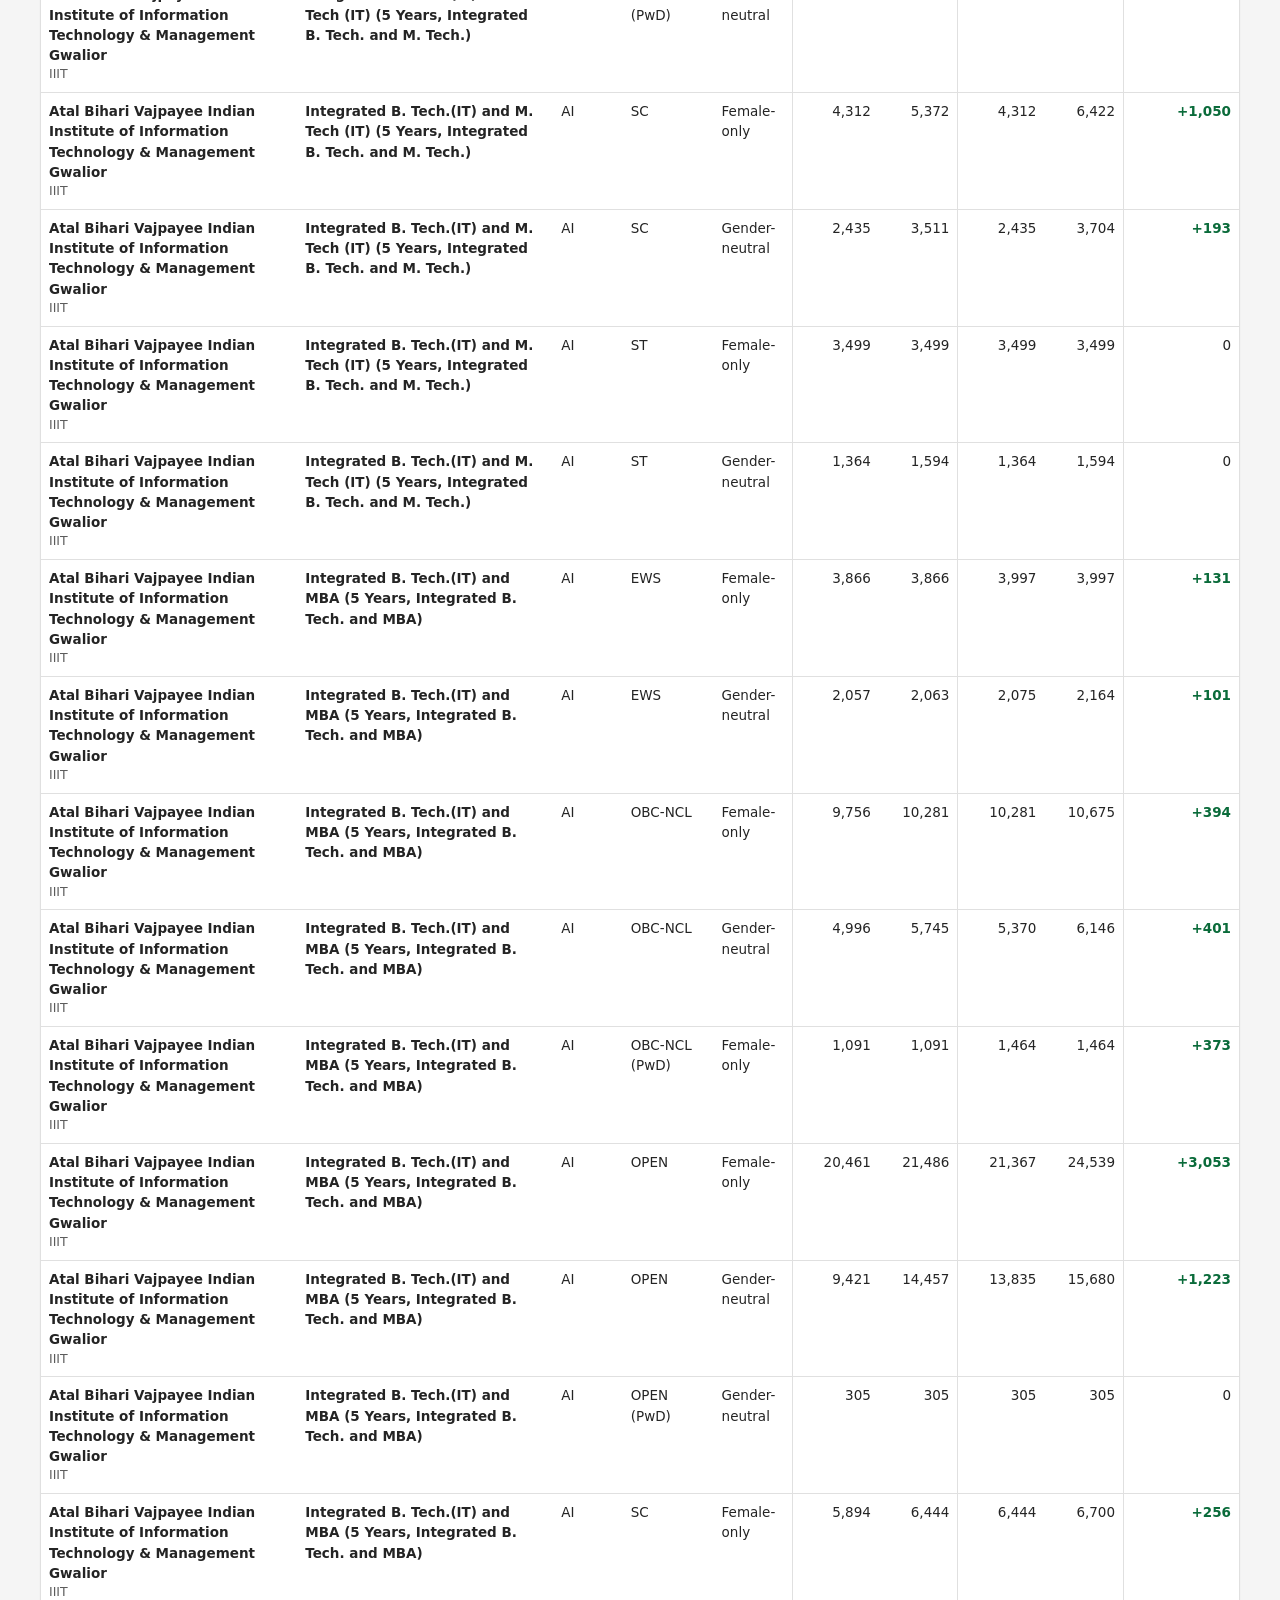
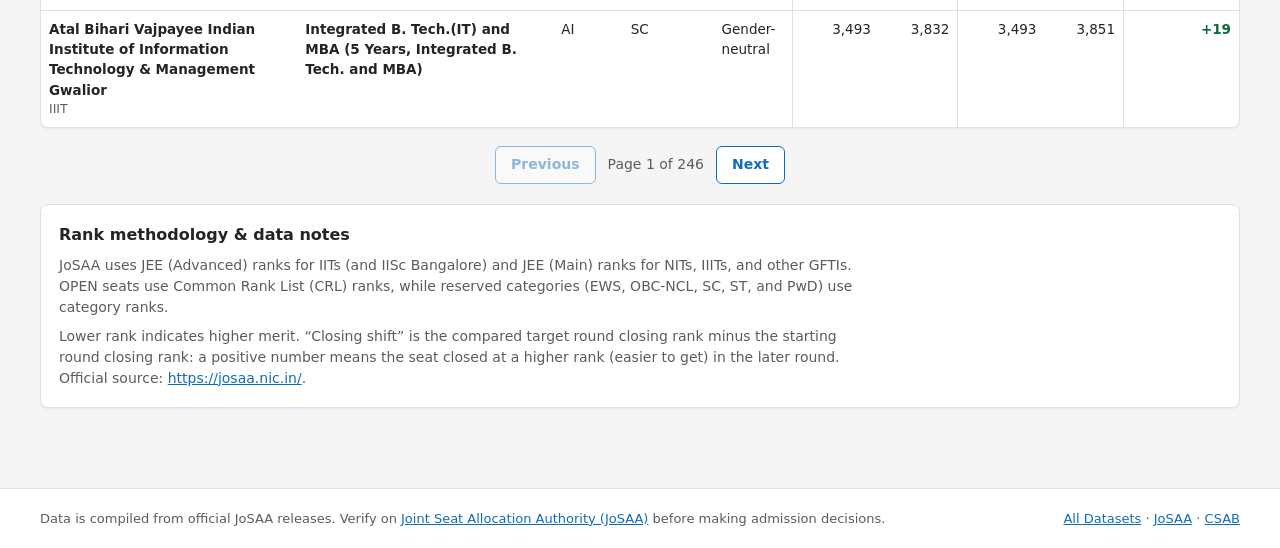
<file: josaa/cutoff/2025.html>
<!doctype html>
<html lang="en">
<head>
<meta charset="utf-8">
<meta name="viewport" content="width=device-width, initial-scale=1, viewport-fit=cover">
<title>JoSAA 2025 Cutoff: Opening &amp; Closing Ranks | Famral Database</title>
<meta name="description" content="Search and filter JoSAA 2025 opening and closing ranks (Round 1 and Round 6) for IIT, NIT, IIIT and other GFTI seats. Compare rounds, view historical trends and download CSV, Excel or JSON.">
<meta name="robots" content="index, follow, max-snippet:-1, max-image-preview:large">
<meta name="theme-color" content="#0f6cbd">
<link rel="canonical" href="https://database.famral.com/josaa/cutoff/2025">
<link rel="icon" href="data:image/svg+xml,%3Csvg xmlns='http://www.w3.org/2000/svg' viewBox='0 0 32 32'%3E%3Crect width='32' height='32' rx='6' fill='%230f6cbd'/%3E%3Ctext x='16' y='23' font-family='Segoe UI,Arial' font-size='20' font-weight='700' text-anchor='middle' fill='white'%3EF%3C/text%3E%3C/svg%3E">
<meta property="og:type" content="website">
<meta property="og:site_name" content="Famral Database">
<meta property="og:title" content="JoSAA 2025 Cutoff: Opening &amp; Closing Ranks | Famral Database">
<meta property="og:description" content="Search and filter JoSAA 2025 opening and closing ranks (Round 1 and Round 6) for IIT, NIT, IIIT and other GFTI seats. Compare rounds, view historical trends and download CSV, Excel or JSON.">
<meta property="og:url" content="https://database.famral.com/josaa/cutoff/2025">
<meta property="og:locale" content="en_IN">
<meta name="twitter:card" content="summary">
<meta name="twitter:title" content="JoSAA 2025 Cutoff: Opening &amp; Closing Ranks | Famral Database">
<meta name="twitter:description" content="Search and filter JoSAA 2025 opening and closing ranks (Round 1 and Round 6) for IIT, NIT, IIIT and other GFTI seats. Compare rounds, view historical trends and download CSV, Excel or JSON.">
<script type="application/ld+json">
[
  {
    "@context": "https://schema.org",
    "@type": "Dataset",
    "name": "JoSAA 2025 cutoffs: opening and closing ranks",
    "description": "Search and filter JoSAA 2025 opening and closing ranks (Round 1 and Round 6) for IIT, NIT, IIIT and other GFTI seats. Compare rounds, view historical trends and download CSV, Excel or JSON.",
    "url": "https://database.famral.com/josaa/cutoff/2025",
    "license": "https://creativecommons.org/licenses/by/4.0/",
    "creator": {
      "@type": "Organization",
      "name": "Famral",
      "url": "https://www.famral.com/"
    },
    "temporalCoverage": "2025",
    "keywords": [
      "JoSAA",
      "JoSAA 2025 cutoff",
      "opening rank",
      "closing rank",
      "2025"
    ],
    "distribution": [
      {
        "@type": "DataDownload",
        "encodingFormat": "application/json",
        "contentUrl": "https://database.famral.com/josaa/cutoff/2025.json"
      }
    ]
  },
  {
    "@context": "https://schema.org",
    "@type": "BreadcrumbList",
    "itemListElement": [
      {
        "@type": "ListItem",
        "position": 1,
        "name": "Famral Database",
        "item": "https://database.famral.com/"
      },
      {
        "@type": "ListItem",
        "position": 2,
        "name": "JoSAA",
        "item": "https://database.famral.com/josaa/"
      },
      {
        "@type": "ListItem",
        "position": 3,
        "name": "Cutoff",
        "item": "https://database.famral.com/josaa/cutoff/"
      },
      {
        "@type": "ListItem",
        "position": 4,
        "name": "2025",
        "item": "https://database.famral.com/josaa/cutoff/2025"
      }
    ]
  }
]
</script>
<link rel="stylesheet" href="/assets/css/site.css">
</head>
<body>

<header id="site-header" class="top" data-active="josaa"></header>

<section class="hero">
  <div>
    <nav class="crumb" aria-label="Breadcrumb"><a href="/">Famral Database</a> / <a href="/josaa/">JoSAA</a> / <a href="/josaa/cutoff/">Cutoff</a> / <span>2025</span></nav>
    <h1>JoSAA 2025 opening and closing ranks</h1>
    <p>Round 1 and Round 6 cutoffs for every IIT, NIT, IIIT and other GFTI seat. Search by college or branch, compare rounds or historical years, and export to CSV, Excel or JSON.</p>
  </div>
  <div class="hero-actions">
    <div class="dropdown">
      <button class="btn primary" id="dl-toggle" type="button" aria-haspopup="true" aria-expanded="false">Download ▾</button>
      <div class="dropdown-menu" id="dl-menu" role="menu" hidden>
        <button class="dropdown-item" id="dl-pdf" type="button" role="menuitem"><span>Download PDF</span><small>.pdf</small></button>
        <button class="dropdown-item" id="dl-xls" type="button" role="menuitem"><span>Download Excel</span><small>.xlsx</small></button>
        <button class="dropdown-item" id="dl-csv" type="button" role="menuitem"><span>Download CSV</span><small>.csv</small></button>
        <a class="dropdown-item" href="2025.json" download role="menuitem"><span>Download JSON</span><small>.json</small></a>
      </div>
    </div>
    <button class="btn" id="share-btn" type="button">Share link</button>
  </div>
</section>

<main>
  <section class="card info-strip" aria-label="Dataset transparency">
    <div class="info-items">
      <span><strong>Counselling:</strong> JoSAA Counselling</span>
      <span><strong>Year:</strong> 2025</span>
      <span><strong>Rounds:</strong> Round 1, Round 6</span>
      <span><strong>Seats:</strong> 12,274</span>
      <span><strong>Updated:</strong> 2026-11-25</span>
      <span><strong>Source:</strong> <a href="https://josaa.nic.in/" target="_blank" rel="noopener noreferrer">Joint Seat Allocation Authority (JoSAA)</a></span>
    </div>
    <div class="actions" style="margin-top:0">
      <a class="btn sm ghost" href="/josaa/cutoff/2026">2026</a> <a class="btn sm primary" href="/josaa/cutoff/2025">2025</a> <a class="btn sm ghost" href="/josaa/cutoff/2024">2024</a> <a class="btn sm ghost" href="/josaa/cutoff/2023">2023</a> <a class="btn sm ghost" href="/josaa/cutoff/2022">2022</a>
    </div>
  </section>

  <section class="card filters" aria-label="Filters">
    <div class="field">
      <label for="q">Search institute or academic branch</label>
      <input id="q" type="search" placeholder="For example: NIT Trichy CSE, IITB, or Computer Science" autocomplete="off">
    </div>
    <div class="row-selects">
      <div class="field"><label for="f-type">Institute type</label><select id="f-type"></select></div>
      <div class="field"><label for="f-quota">Quota</label><select id="f-quota"></select></div>
      <div class="field"><label for="f-cat">Seat type / Category</label><select id="f-cat"></select></div>
      <div class="field"><label for="f-gen">Gender</label><select id="f-gen"></select></div>
      <div class="field"><label for="f-ra">Compare from</label><select id="f-ra"></select></div>
      <div class="field"><label for="f-rb">Compare to</label><select id="f-rb"></select></div>
      <div class="field"><button class="btn" id="clear" type="button">Clear filters</button></div>
    </div>
  </section>

  <div class="meta" aria-live="polite">
    <span id="count">Showing 1–25 of 12,274 seats (preview)</span>
    <div class="meta-right">
      <label for="f-pagesize">Rows per page</label>
      <select id="f-pagesize">
        <option value="50" selected>50</option>
        <option value="100">100</option>
        <option value="200">200</option>
      </select>
    </div>
  </div>

  <div class="card scroller" id="tablewrap">
    <table>
      <thead>
        <tr class="groups">
          <th class="seat" colspan="5" scope="colgroup">Seat</th>
          <th class="sep" colspan="2" scope="colgroup" id="grp-ra">Round 1</th>
          <th class="sep" colspan="2" scope="colgroup" id="grp-rb">Round 6</th>
          <th class="sep" scope="col"></th>
        </tr>
        <tr class="cols" id="cols">
          <th scope="col">Institute</th>
          <th scope="col">Program</th>
          <th scope="col">Quota</th>
          <th scope="col">Category</th>
          <th scope="col">Gender</th>
          <th scope="col" class="num sep">Opening</th>
          <th scope="col" class="num">Closing</th>
          <th scope="col" class="num sep">Opening</th>
          <th scope="col" class="num">Closing</th>
          <th scope="col" class="num sep">Closing shift</th>
        </tr>
      </thead>
      <tbody id="body">
        <tr><td class="inst"><span class="name">Atal Bihari Vajpayee Indian Institute of Information Technology &amp; Management Gwalior</span><span class="sub">IIIT</span></td><td class="prog"><span class="name">Computer Science and Engineering (4 Years, Bachelor of Technology)</span></td><td class="nowrap" data-label="Quota">AI</td><td class="nowrap" data-label="Category">EWS</td><td class="nowrap" data-label="Gender">Female-only</td><td class="num sep" data-label="R1 Opening">1,938</td><td class="num" data-label="R1 Closing">1,938</td><td class="num sep" data-label="R6 Opening">2,137</td><td class="num" data-label="R6 Closing">2,137</td><td class="num sep" data-label="Closing Shift"><span class="pos">+199</span></td></tr>
        <tr><td class="inst"><span class="name">Atal Bihari Vajpayee Indian Institute of Information Technology &amp; Management Gwalior</span><span class="sub">IIIT</span></td><td class="prog"><span class="name">Computer Science and Engineering (4 Years, Bachelor of Technology)</span></td><td class="nowrap" data-label="Quota">AI</td><td class="nowrap" data-label="Category">EWS</td><td class="nowrap" data-label="Gender">Gender-neutral</td><td class="num sep" data-label="R1 Opening">1,014</td><td class="num" data-label="R1 Closing">1,053</td><td class="num sep" data-label="R6 Opening">1,299</td><td class="num" data-label="R6 Closing">1,448</td><td class="num sep" data-label="Closing Shift"><span class="pos">+395</span></td></tr>
        <tr><td class="inst"><span class="name">Atal Bihari Vajpayee Indian Institute of Information Technology &amp; Management Gwalior</span><span class="sub">IIIT</span></td><td class="prog"><span class="name">Computer Science and Engineering (4 Years, Bachelor of Technology)</span></td><td class="nowrap" data-label="Quota">AI</td><td class="nowrap" data-label="Category">OBC-NCL</td><td class="nowrap" data-label="Gender">Female-only</td><td class="num sep" data-label="R1 Opening">4,902</td><td class="num" data-label="R1 Closing">6,583</td><td class="num sep" data-label="R6 Opening">4,902</td><td class="num" data-label="R6 Closing">6,583</td><td class="num sep" data-label="Closing Shift">0</td></tr>
        <tr><td class="inst"><span class="name">Atal Bihari Vajpayee Indian Institute of Information Technology &amp; Management Gwalior</span><span class="sub">IIIT</span></td><td class="prog"><span class="name">Computer Science and Engineering (4 Years, Bachelor of Technology)</span></td><td class="nowrap" data-label="Quota">AI</td><td class="nowrap" data-label="Category">OBC-NCL</td><td class="nowrap" data-label="Gender">Gender-neutral</td><td class="num sep" data-label="R1 Opening">2,538</td><td class="num" data-label="R1 Closing">3,233</td><td class="num sep" data-label="R6 Opening">2,583</td><td class="num" data-label="R6 Closing">3,413</td><td class="num sep" data-label="Closing Shift"><span class="pos">+180</span></td></tr>
        <tr><td class="inst"><span class="name">Atal Bihari Vajpayee Indian Institute of Information Technology &amp; Management Gwalior</span><span class="sub">IIIT</span></td><td class="prog"><span class="name">Computer Science and Engineering (4 Years, Bachelor of Technology)</span></td><td class="nowrap" data-label="Quota">AI</td><td class="nowrap" data-label="Category">OBC-NCL (PwD)</td><td class="nowrap" data-label="Gender">Gender-neutral</td><td class="num sep" data-label="R1 Opening">229</td><td class="num" data-label="R1 Closing">229</td><td class="num sep" data-label="R6 Opening">229</td><td class="num" data-label="R6 Closing">229</td><td class="num sep" data-label="Closing Shift">0</td></tr>
        <tr><td class="inst"><span class="name">Atal Bihari Vajpayee Indian Institute of Information Technology &amp; Management Gwalior</span><span class="sub">IIIT</span></td><td class="prog"><span class="name">Computer Science and Engineering (4 Years, Bachelor of Technology)</span></td><td class="nowrap" data-label="Quota">AI</td><td class="nowrap" data-label="Category">OPEN</td><td class="nowrap" data-label="Gender">Female-only</td><td class="num sep" data-label="R1 Opening">9,323</td><td class="num" data-label="R1 Closing">14,651</td><td class="num sep" data-label="R6 Opening">9,323</td><td class="num" data-label="R6 Closing">15,152</td><td class="num sep" data-label="Closing Shift"><span class="pos">+501</span></td></tr>
        <tr><td class="inst"><span class="name">Atal Bihari Vajpayee Indian Institute of Information Technology &amp; Management Gwalior</span><span class="sub">IIIT</span></td><td class="prog"><span class="name">Computer Science and Engineering (4 Years, Bachelor of Technology)</span></td><td class="nowrap" data-label="Quota">AI</td><td class="nowrap" data-label="Category">OPEN</td><td class="nowrap" data-label="Gender">Gender-neutral</td><td class="num sep" data-label="R1 Opening">5,514</td><td class="num" data-label="R1 Closing">7,835</td><td class="num sep" data-label="R6 Opening">6,450</td><td class="num" data-label="R6 Closing">9,527</td><td class="num sep" data-label="Closing Shift"><span class="pos">+1,692</span></td></tr>
        <tr><td class="inst"><span class="name">Atal Bihari Vajpayee Indian Institute of Information Technology &amp; Management Gwalior</span><span class="sub">IIIT</span></td><td class="prog"><span class="name">Computer Science and Engineering (4 Years, Bachelor of Technology)</span></td><td class="nowrap" data-label="Quota">AI</td><td class="nowrap" data-label="Category">OPEN (PwD)</td><td class="nowrap" data-label="Gender">Female-only</td><td class="num sep" data-label="R1 Opening">481</td><td class="num" data-label="R1 Closing">481</td><td class="num sep" data-label="R6 Opening">481</td><td class="num" data-label="R6 Closing">481</td><td class="num sep" data-label="Closing Shift">0</td></tr>
        <tr><td class="inst"><span class="name">Atal Bihari Vajpayee Indian Institute of Information Technology &amp; Management Gwalior</span><span class="sub">IIIT</span></td><td class="prog"><span class="name">Computer Science and Engineering (4 Years, Bachelor of Technology)</span></td><td class="nowrap" data-label="Quota">AI</td><td class="nowrap" data-label="Category">OPEN (PwD)</td><td class="nowrap" data-label="Gender">Gender-neutral</td><td class="num sep" data-label="R1 Opening">129</td><td class="num" data-label="R1 Closing">129</td><td class="num sep" data-label="R6 Opening">129</td><td class="num" data-label="R6 Closing">129</td><td class="num sep" data-label="Closing Shift">0</td></tr>
        <tr><td class="inst"><span class="name">Atal Bihari Vajpayee Indian Institute of Information Technology &amp; Management Gwalior</span><span class="sub">IIIT</span></td><td class="prog"><span class="name">Computer Science and Engineering (4 Years, Bachelor of Technology)</span></td><td class="nowrap" data-label="Quota">AI</td><td class="nowrap" data-label="Category">SC</td><td class="nowrap" data-label="Gender">Female-only</td><td class="num sep" data-label="R1 Opening">2,999</td><td class="num" data-label="R1 Closing">3,715</td><td class="num sep" data-label="R6 Opening">3,484</td><td class="num" data-label="R6 Closing">4,039</td><td class="num sep" data-label="Closing Shift"><span class="pos">+324</span></td></tr>
        <tr><td class="inst"><span class="name">Atal Bihari Vajpayee Indian Institute of Information Technology &amp; Management Gwalior</span><span class="sub">IIIT</span></td><td class="prog"><span class="name">Computer Science and Engineering (4 Years, Bachelor of Technology)</span></td><td class="nowrap" data-label="Quota">AI</td><td class="nowrap" data-label="Category">SC</td><td class="nowrap" data-label="Gender">Gender-neutral</td><td class="num sep" data-label="R1 Opening">1,520</td><td class="num" data-label="R1 Closing">1,905</td><td class="num sep" data-label="R6 Opening">1,520</td><td class="num" data-label="R6 Closing">2,092</td><td class="num sep" data-label="Closing Shift"><span class="pos">+187</span></td></tr>
        <tr><td class="inst"><span class="name">Atal Bihari Vajpayee Indian Institute of Information Technology &amp; Management Gwalior</span><span class="sub">IIIT</span></td><td class="prog"><span class="name">Computer Science and Engineering (4 Years, Bachelor of Technology)</span></td><td class="nowrap" data-label="Quota">AI</td><td class="nowrap" data-label="Category">SC (PwD)</td><td class="nowrap" data-label="Gender">Gender-neutral</td><td class="num sep" data-label="R1 Opening">97</td><td class="num" data-label="R1 Closing">97</td><td class="num sep" data-label="R6 Opening">97</td><td class="num" data-label="R6 Closing">97</td><td class="num sep" data-label="Closing Shift">0</td></tr>
        <tr><td class="inst"><span class="name">Atal Bihari Vajpayee Indian Institute of Information Technology &amp; Management Gwalior</span><span class="sub">IIIT</span></td><td class="prog"><span class="name">Computer Science and Engineering (4 Years, Bachelor of Technology)</span></td><td class="nowrap" data-label="Quota">AI</td><td class="nowrap" data-label="Category">ST</td><td class="nowrap" data-label="Gender">Female-only</td><td class="num sep" data-label="R1 Opening">613</td><td class="num" data-label="R1 Closing">613</td><td class="num sep" data-label="R6 Opening">613</td><td class="num" data-label="R6 Closing">613</td><td class="num sep" data-label="Closing Shift">0</td></tr>
        <tr><td class="inst"><span class="name">Atal Bihari Vajpayee Indian Institute of Information Technology &amp; Management Gwalior</span><span class="sub">IIIT</span></td><td class="prog"><span class="name">Computer Science and Engineering (4 Years, Bachelor of Technology)</span></td><td class="nowrap" data-label="Quota">AI</td><td class="nowrap" data-label="Category">ST</td><td class="nowrap" data-label="Gender">Gender-neutral</td><td class="num sep" data-label="R1 Opening">660</td><td class="num" data-label="R1 Closing">933</td><td class="num sep" data-label="R6 Opening">660</td><td class="num" data-label="R6 Closing">933</td><td class="num sep" data-label="Closing Shift">0</td></tr>
        <tr><td class="inst"><span class="name">Atal Bihari Vajpayee Indian Institute of Information Technology &amp; Management Gwalior</span><span class="sub">IIIT</span></td><td class="prog"><span class="name">Computer Science and Engineering (4 Years, Bachelor of Technology)</span></td><td class="nowrap" data-label="Quota">AI</td><td class="nowrap" data-label="Category">ST (PwD)</td><td class="nowrap" data-label="Gender">Gender-neutral</td><td class="num sep" data-label="R1 Opening">84</td><td class="num" data-label="R1 Closing">84</td><td class="num sep" data-label="R6 Opening">84</td><td class="num" data-label="R6 Closing">84</td><td class="num sep" data-label="Closing Shift">0</td></tr>
        <tr><td class="inst"><span class="name">Atal Bihari Vajpayee Indian Institute of Information Technology &amp; Management Gwalior</span><span class="sub">IIIT</span></td><td class="prog"><span class="name">Electrical and Electronics Engineering (4 Years, Bachelor of Technology)</span></td><td class="nowrap" data-label="Quota">AI</td><td class="nowrap" data-label="Category">EWS</td><td class="nowrap" data-label="Gender">Female-only</td><td class="num sep" data-label="R1 Opening">4,509</td><td class="num" data-label="R1 Closing">4,509</td><td class="num sep" data-label="R6 Opening">4,546</td><td class="num" data-label="R6 Closing">4,546</td><td class="num sep" data-label="Closing Shift"><span class="pos">+37</span></td></tr>
        <tr><td class="inst"><span class="name">Atal Bihari Vajpayee Indian Institute of Information Technology &amp; Management Gwalior</span><span class="sub">IIIT</span></td><td class="prog"><span class="name">Electrical and Electronics Engineering (4 Years, Bachelor of Technology)</span></td><td class="nowrap" data-label="Quota">AI</td><td class="nowrap" data-label="Category">EWS</td><td class="nowrap" data-label="Gender">Gender-neutral</td><td class="num sep" data-label="R1 Opening">2,038</td><td class="num" data-label="R1 Closing">2,155</td><td class="num sep" data-label="R6 Opening">2,336</td><td class="num" data-label="R6 Closing">2,573</td><td class="num sep" data-label="Closing Shift"><span class="pos">+418</span></td></tr>
        <tr><td class="inst"><span class="name">Atal Bihari Vajpayee Indian Institute of Information Technology &amp; Management Gwalior</span><span class="sub">IIIT</span></td><td class="prog"><span class="name">Electrical and Electronics Engineering (4 Years, Bachelor of Technology)</span></td><td class="nowrap" data-label="Quota">AI</td><td class="nowrap" data-label="Category">OBC-NCL</td><td class="nowrap" data-label="Gender">Female-only</td><td class="num sep" data-label="R1 Opening">12,961</td><td class="num" data-label="R1 Closing">13,366</td><td class="num sep" data-label="R6 Opening">13,900</td><td class="num" data-label="R6 Closing">14,415</td><td class="num sep" data-label="Closing Shift"><span class="pos">+1,049</span></td></tr>
        <tr><td class="inst"><span class="name">Atal Bihari Vajpayee Indian Institute of Information Technology &amp; Management Gwalior</span><span class="sub">IIIT</span></td><td class="prog"><span class="name">Electrical and Electronics Engineering (4 Years, Bachelor of Technology)</span></td><td class="nowrap" data-label="Quota">AI</td><td class="nowrap" data-label="Category">OBC-NCL</td><td class="nowrap" data-label="Gender">Gender-neutral</td><td class="num sep" data-label="R1 Opening">4,044</td><td class="num" data-label="R1 Closing">5,946</td><td class="num sep" data-label="R6 Opening">5,258</td><td class="num" data-label="R6 Closing">6,392</td><td class="num sep" data-label="Closing Shift"><span class="pos">+446</span></td></tr>
        <tr><td class="inst"><span class="name">Atal Bihari Vajpayee Indian Institute of Information Technology &amp; Management Gwalior</span><span class="sub">IIIT</span></td><td class="prog"><span class="name">Electrical and Electronics Engineering (4 Years, Bachelor of Technology)</span></td><td class="nowrap" data-label="Quota">AI</td><td class="nowrap" data-label="Category">OBC-NCL (PwD)</td><td class="nowrap" data-label="Gender">Gender-neutral</td><td class="num sep" data-label="R1 Opening">639</td><td class="num" data-label="R1 Closing">639</td><td class="num sep" data-label="R6 Opening">639</td><td class="num" data-label="R6 Closing">639</td><td class="num sep" data-label="Closing Shift">0</td></tr>
        <tr><td class="inst"><span class="name">Atal Bihari Vajpayee Indian Institute of Information Technology &amp; Management Gwalior</span><span class="sub">IIIT</span></td><td class="prog"><span class="name">Electrical and Electronics Engineering (4 Years, Bachelor of Technology)</span></td><td class="nowrap" data-label="Quota">AI</td><td class="nowrap" data-label="Category">OPEN</td><td class="nowrap" data-label="Gender">Female-only</td><td class="num sep" data-label="R1 Opening">20,940</td><td class="num" data-label="R1 Closing">24,824</td><td class="num sep" data-label="R6 Opening">21,192</td><td class="num" data-label="R6 Closing">27,081</td><td class="num sep" data-label="Closing Shift"><span class="pos">+2,257</span></td></tr>
        <tr><td class="inst"><span class="name">Atal Bihari Vajpayee Indian Institute of Information Technology &amp; Management Gwalior</span><span class="sub">IIIT</span></td><td class="prog"><span class="name">Electrical and Electronics Engineering (4 Years, Bachelor of Technology)</span></td><td class="nowrap" data-label="Quota">AI</td><td class="nowrap" data-label="Category">OPEN</td><td class="nowrap" data-label="Gender">Gender-neutral</td><td class="num sep" data-label="R1 Opening">10,908</td><td class="num" data-label="R1 Closing">15,482</td><td class="num sep" data-label="R6 Opening">13,804</td><td class="num" data-label="R6 Closing">17,366</td><td class="num sep" data-label="Closing Shift"><span class="pos">+1,884</span></td></tr>
        <tr><td class="inst"><span class="name">Atal Bihari Vajpayee Indian Institute of Information Technology &amp; Management Gwalior</span><span class="sub">IIIT</span></td><td class="prog"><span class="name">Electrical and Electronics Engineering (4 Years, Bachelor of Technology)</span></td><td class="nowrap" data-label="Quota">AI</td><td class="nowrap" data-label="Category">OPEN (PwD)</td><td class="nowrap" data-label="Gender">Gender-neutral</td><td class="num sep" data-label="R1 Opening">748</td><td class="num" data-label="R1 Closing">748</td><td class="num sep" data-label="R6 Opening">748</td><td class="num" data-label="R6 Closing">748</td><td class="num sep" data-label="Closing Shift">0</td></tr>
        <tr><td class="inst"><span class="name">Atal Bihari Vajpayee Indian Institute of Information Technology &amp; Management Gwalior</span><span class="sub">IIIT</span></td><td class="prog"><span class="name">Electrical and Electronics Engineering (4 Years, Bachelor of Technology)</span></td><td class="nowrap" data-label="Quota">AI</td><td class="nowrap" data-label="Category">SC</td><td class="nowrap" data-label="Gender">Female-only</td><td class="num sep" data-label="R1 Opening">4,099</td><td class="num" data-label="R1 Closing">5,994</td><td class="num sep" data-label="R6 Opening">7,939</td><td class="num" data-label="R6 Closing">7,972</td><td class="num sep" data-label="Closing Shift"><span class="pos">+1,978</span></td></tr>
        <tr><td class="inst"><span class="name">Atal Bihari Vajpayee Indian Institute of Information Technology &amp; Management Gwalior</span><span class="sub">IIIT</span></td><td class="prog"><span class="name">Electrical and Electronics Engineering (4 Years, Bachelor of Technology)</span></td><td class="nowrap" data-label="Quota">AI</td><td class="nowrap" data-label="Category">SC</td><td class="nowrap" data-label="Gender">Gender-neutral</td><td class="num sep" data-label="R1 Opening">3,088</td><td class="num" data-label="R1 Closing">3,855</td><td class="num sep" data-label="R6 Opening">3,088</td><td class="num" data-label="R6 Closing">4,070</td><td class="num sep" data-label="Closing Shift"><span class="pos">+215</span></td></tr>
      </tbody>
    </table>
    <div class="empty" id="empty" hidden></div>
  </div>

  <div class="pager">
    <button class="btn" id="prev" type="button" disabled>Previous</button>
    <span id="pageinfo">Page 1</span>
    <button class="btn" id="next" type="button" disabled>Next</button>
  </div>

  <section class="card methodology" aria-label="Rank methodology">
    <h2>Rank methodology &amp; data notes</h2>
    <p>JoSAA uses JEE (Advanced) ranks for IITs (and IISc Bangalore) and JEE (Main) ranks for NITs, IIITs, and other GFTIs. OPEN seats use Common Rank List (CRL) ranks, while reserved categories (EWS, OBC-NCL, SC, ST, and PwD) use category ranks.</p>
    <p>Lower rank indicates higher merit. “Closing shift” is the compared target round closing rank minus the starting round closing rank: a positive number means the seat closed at a higher rank (easier to get) in the later round. Official source: <a href="https://josaa.nic.in/" target="_blank" rel="noopener noreferrer">https://josaa.nic.in/</a>.</p>
  </section>
</main>

<footer id="site-footer" data-counselling="josaa"></footer>

<script>
window.CUTOFF_PAGE = { counselling: "josaa", year: 2025 };
</script>
<script src="/assets/js/layout.js"></script>
<script src="/assets/js/counselling-config.js"></script>
<script src="/assets/js/pdf-export.js"></script>
<script src="/assets/js/cutoff-app.js"></script>
</body>
</html>
</file>
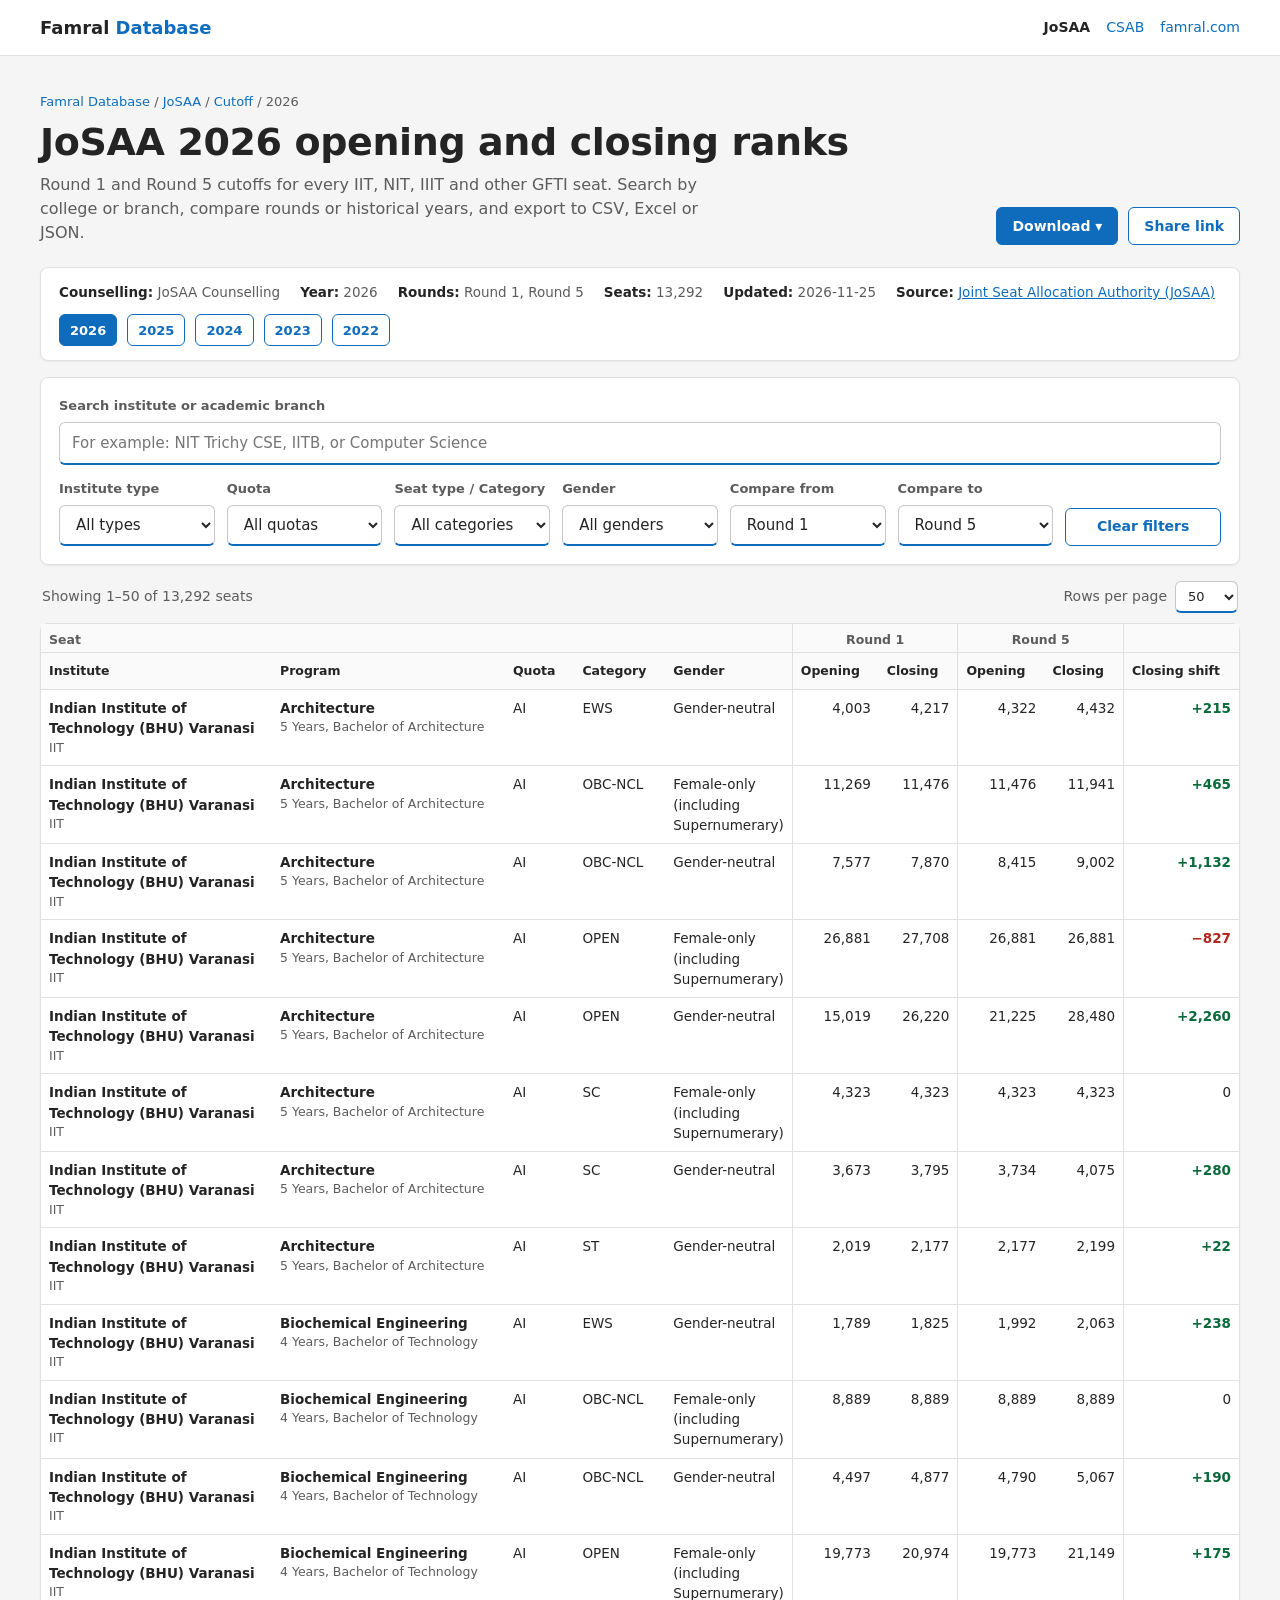
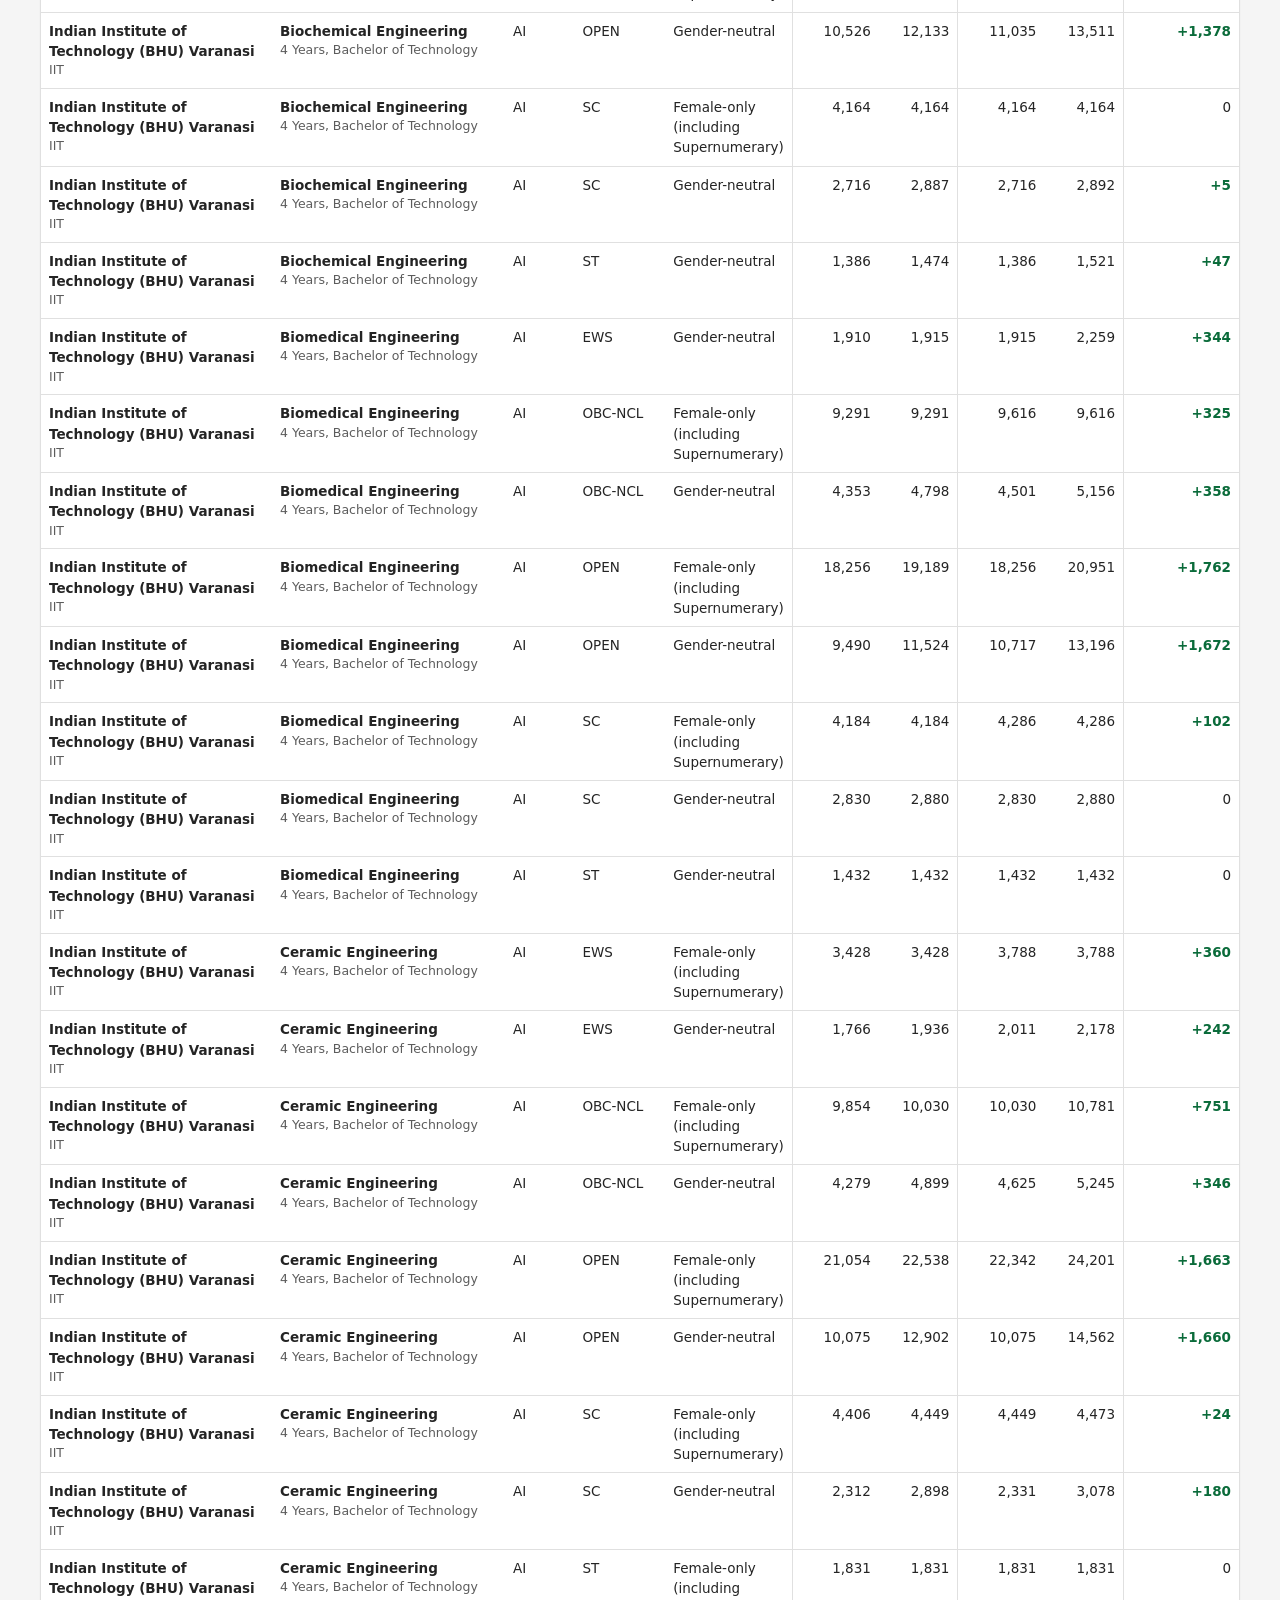
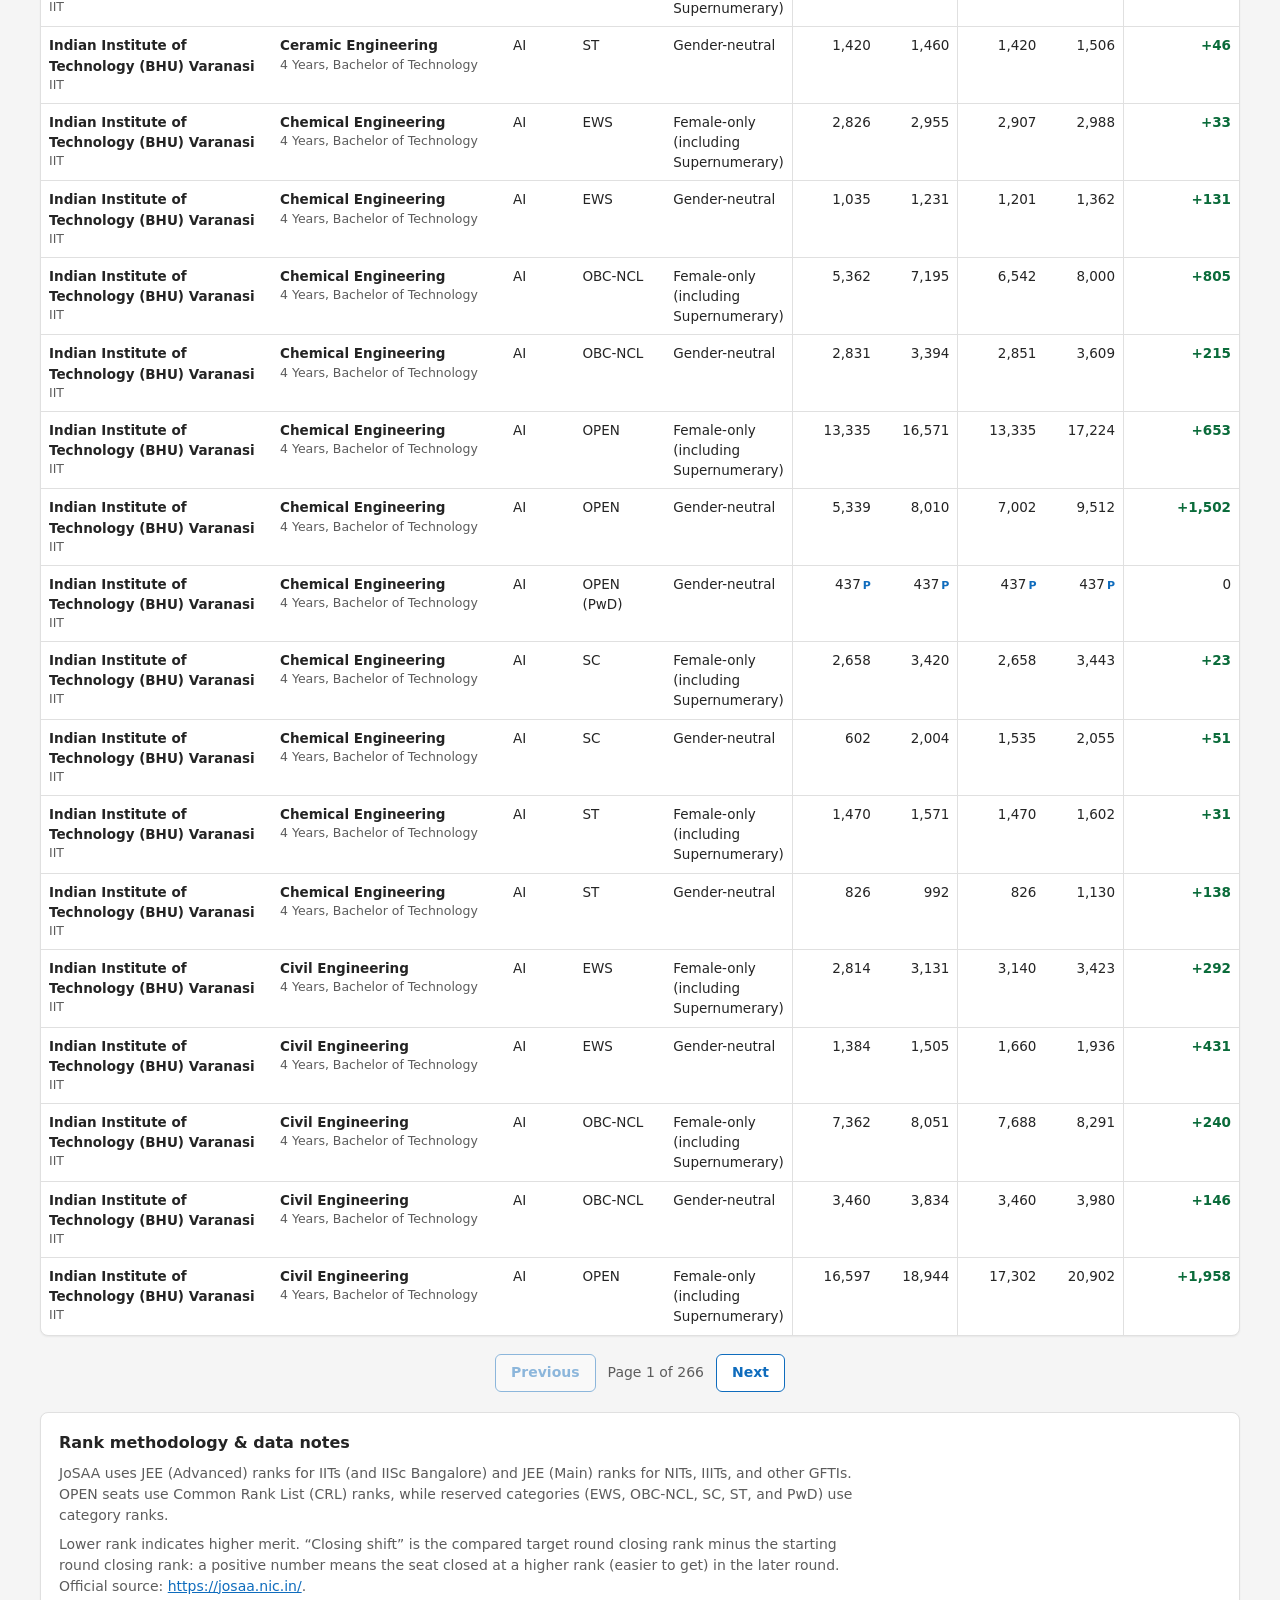
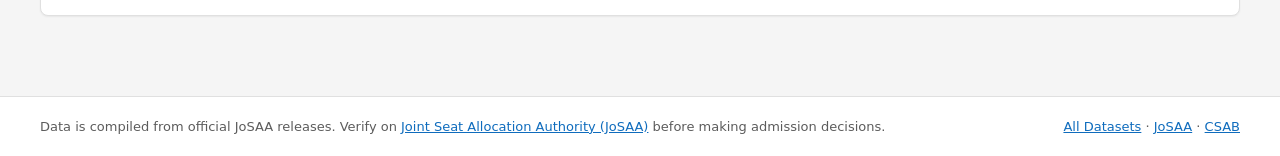
<file: josaa/cutoff/2026.html>
<!doctype html>
<html lang="en">
<head>
<meta charset="utf-8">
<meta name="viewport" content="width=device-width, initial-scale=1, viewport-fit=cover">
<title>JoSAA 2026 Cutoff: Opening &amp; Closing Ranks | Famral Database</title>
<meta name="description" content="Search and filter JoSAA 2026 opening and closing ranks (Round 1 and Round 5) for IIT, NIT, IIIT and other GFTI seats. Compare rounds, view historical trends and download CSV, Excel or JSON.">
<meta name="robots" content="index, follow, max-snippet:-1, max-image-preview:large">
<meta name="theme-color" content="#0f6cbd">
<link rel="canonical" href="https://database.famral.com/josaa/cutoff/2026">
<link rel="icon" href="data:image/svg+xml,%3Csvg xmlns='http://www.w3.org/2000/svg' viewBox='0 0 32 32'%3E%3Crect width='32' height='32' rx='6' fill='%230f6cbd'/%3E%3Ctext x='16' y='23' font-family='Segoe UI,Arial' font-size='20' font-weight='700' text-anchor='middle' fill='white'%3EF%3C/text%3E%3C/svg%3E">
<meta property="og:type" content="website">
<meta property="og:site_name" content="Famral Database">
<meta property="og:title" content="JoSAA 2026 Cutoff: Opening &amp; Closing Ranks | Famral Database">
<meta property="og:description" content="Search and filter JoSAA 2026 opening and closing ranks (Round 1 and Round 5) for IIT, NIT, IIIT and other GFTI seats. Compare rounds, view historical trends and download CSV, Excel or JSON.">
<meta property="og:url" content="https://database.famral.com/josaa/cutoff/2026">
<meta property="og:locale" content="en_IN">
<meta name="twitter:card" content="summary">
<meta name="twitter:title" content="JoSAA 2026 Cutoff: Opening &amp; Closing Ranks | Famral Database">
<meta name="twitter:description" content="Search and filter JoSAA 2026 opening and closing ranks (Round 1 and Round 5) for IIT, NIT, IIIT and other GFTI seats. Compare rounds, view historical trends and download CSV, Excel or JSON.">
<script type="application/ld+json">
[
  {
    "@context": "https://schema.org",
    "@type": "Dataset",
    "name": "JoSAA 2026 cutoffs: opening and closing ranks",
    "description": "Search and filter JoSAA 2026 opening and closing ranks (Round 1 and Round 5) for IIT, NIT, IIIT and other GFTI seats. Compare rounds, view historical trends and download CSV, Excel or JSON.",
    "url": "https://database.famral.com/josaa/cutoff/2026",
    "license": "https://creativecommons.org/licenses/by/4.0/",
    "creator": {
      "@type": "Organization",
      "name": "Famral",
      "url": "https://www.famral.com/"
    },
    "temporalCoverage": "2026",
    "keywords": [
      "JoSAA",
      "JoSAA 2026 cutoff",
      "opening rank",
      "closing rank",
      "2026"
    ],
    "distribution": [
      {
        "@type": "DataDownload",
        "encodingFormat": "application/json",
        "contentUrl": "https://database.famral.com/josaa/cutoff/2026.json"
      }
    ]
  },
  {
    "@context": "https://schema.org",
    "@type": "BreadcrumbList",
    "itemListElement": [
      {
        "@type": "ListItem",
        "position": 1,
        "name": "Famral Database",
        "item": "https://database.famral.com/"
      },
      {
        "@type": "ListItem",
        "position": 2,
        "name": "JoSAA",
        "item": "https://database.famral.com/josaa/"
      },
      {
        "@type": "ListItem",
        "position": 3,
        "name": "Cutoff",
        "item": "https://database.famral.com/josaa/cutoff/"
      },
      {
        "@type": "ListItem",
        "position": 4,
        "name": "2026",
        "item": "https://database.famral.com/josaa/cutoff/2026"
      }
    ]
  }
]
</script>
<link rel="stylesheet" href="/assets/css/site.css">
</head>
<body>

<header id="site-header" class="top" data-active="josaa"></header>

<section class="hero">
  <div>
    <nav class="crumb" aria-label="Breadcrumb"><a href="/">Famral Database</a> / <a href="/josaa/">JoSAA</a> / <a href="/josaa/cutoff/">Cutoff</a> / <span>2026</span></nav>
    <h1>JoSAA 2026 opening and closing ranks</h1>
    <p>Round 1 and Round 5 cutoffs for every IIT, NIT, IIIT and other GFTI seat. Search by college or branch, compare rounds or historical years, and export to CSV, Excel or JSON.</p>
  </div>
  <div class="hero-actions">
    <div class="dropdown">
      <button class="btn primary" id="dl-toggle" type="button" aria-haspopup="true" aria-expanded="false">Download ▾</button>
      <div class="dropdown-menu" id="dl-menu" role="menu" hidden>
        <button class="dropdown-item" id="dl-pdf" type="button" role="menuitem"><span>Download PDF</span><small>.pdf</small></button>
        <button class="dropdown-item" id="dl-xls" type="button" role="menuitem"><span>Download Excel</span><small>.xlsx</small></button>
        <button class="dropdown-item" id="dl-csv" type="button" role="menuitem"><span>Download CSV</span><small>.csv</small></button>
        <a class="dropdown-item" href="2026.json" download role="menuitem"><span>Download JSON</span><small>.json</small></a>
      </div>
    </div>
    <button class="btn" id="share-btn" type="button">Share link</button>
  </div>
</section>

<main>
  <section class="card info-strip" aria-label="Dataset transparency">
    <div class="info-items">
      <span><strong>Counselling:</strong> JoSAA Counselling</span>
      <span><strong>Year:</strong> 2026</span>
      <span><strong>Rounds:</strong> Round 1, Round 5</span>
      <span><strong>Seats:</strong> 13,292</span>
      <span><strong>Updated:</strong> 2026-11-25</span>
      <span><strong>Source:</strong> <a href="https://josaa.nic.in/" target="_blank" rel="noopener noreferrer">Joint Seat Allocation Authority (JoSAA)</a></span>
    </div>
    <div class="actions" style="margin-top:0">
      <a class="btn sm primary" href="/josaa/cutoff/2026">2026</a> <a class="btn sm ghost" href="/josaa/cutoff/2025">2025</a> <a class="btn sm ghost" href="/josaa/cutoff/2024">2024</a> <a class="btn sm ghost" href="/josaa/cutoff/2023">2023</a> <a class="btn sm ghost" href="/josaa/cutoff/2022">2022</a>
    </div>
  </section>

  <section class="card filters" aria-label="Filters">
    <div class="field">
      <label for="q">Search institute or academic branch</label>
      <input id="q" type="search" placeholder="For example: NIT Trichy CSE, IITB, or Computer Science" autocomplete="off">
    </div>
    <div class="row-selects">
      <div class="field"><label for="f-type">Institute type</label><select id="f-type"></select></div>
      <div class="field"><label for="f-quota">Quota</label><select id="f-quota"></select></div>
      <div class="field"><label for="f-cat">Seat type / Category</label><select id="f-cat"></select></div>
      <div class="field"><label for="f-gen">Gender</label><select id="f-gen"></select></div>
      <div class="field"><label for="f-ra">Compare from</label><select id="f-ra"></select></div>
      <div class="field"><label for="f-rb">Compare to</label><select id="f-rb"></select></div>
      <div class="field"><button class="btn" id="clear" type="button">Clear filters</button></div>
    </div>
  </section>

  <div class="meta" aria-live="polite">
    <span id="count">Showing 1–25 of 13,292 seats (preview)</span>
    <div class="meta-right">
      <label for="f-pagesize">Rows per page</label>
      <select id="f-pagesize">
        <option value="50" selected>50</option>
        <option value="100">100</option>
        <option value="200">200</option>
      </select>
    </div>
  </div>

  <div class="card scroller" id="tablewrap">
    <table>
      <thead>
        <tr class="groups">
          <th class="seat" colspan="5" scope="colgroup">Seat</th>
          <th class="sep" colspan="2" scope="colgroup" id="grp-ra">Round 1</th>
          <th class="sep" colspan="2" scope="colgroup" id="grp-rb">Round 5</th>
          <th class="sep" scope="col"></th>
        </tr>
        <tr class="cols" id="cols">
          <th scope="col">Institute</th>
          <th scope="col">Program</th>
          <th scope="col">Quota</th>
          <th scope="col">Category</th>
          <th scope="col">Gender</th>
          <th scope="col" class="num sep">Opening</th>
          <th scope="col" class="num">Closing</th>
          <th scope="col" class="num sep">Opening</th>
          <th scope="col" class="num">Closing</th>
          <th scope="col" class="num sep">Closing shift</th>
        </tr>
      </thead>
      <tbody id="body">
        <tr><td class="inst"><span class="name">Indian Institute of Technology (BHU) Varanasi</span><span class="sub">IIT</span></td><td class="prog"><span class="name">Architecture</span><span class="sub">5 Years, Bachelor of Architecture</span></td><td class="nowrap" data-label="Quota">AI</td><td class="nowrap" data-label="Category">EWS</td><td class="nowrap" data-label="Gender">Gender-neutral</td><td class="num sep" data-label="R1 Opening">4,003</td><td class="num" data-label="R1 Closing">4,217</td><td class="num sep" data-label="R5 Opening">4,322</td><td class="num" data-label="R5 Closing">4,432</td><td class="num sep" data-label="Closing Shift"><span class="pos">+215</span></td></tr>
        <tr><td class="inst"><span class="name">Indian Institute of Technology (BHU) Varanasi</span><span class="sub">IIT</span></td><td class="prog"><span class="name">Architecture</span><span class="sub">5 Years, Bachelor of Architecture</span></td><td class="nowrap" data-label="Quota">AI</td><td class="nowrap" data-label="Category">OBC-NCL</td><td class="nowrap" data-label="Gender">Female-only (including Supernumerary)</td><td class="num sep" data-label="R1 Opening">11,269</td><td class="num" data-label="R1 Closing">11,476</td><td class="num sep" data-label="R5 Opening">11,476</td><td class="num" data-label="R5 Closing">11,941</td><td class="num sep" data-label="Closing Shift"><span class="pos">+465</span></td></tr>
        <tr><td class="inst"><span class="name">Indian Institute of Technology (BHU) Varanasi</span><span class="sub">IIT</span></td><td class="prog"><span class="name">Architecture</span><span class="sub">5 Years, Bachelor of Architecture</span></td><td class="nowrap" data-label="Quota">AI</td><td class="nowrap" data-label="Category">OBC-NCL</td><td class="nowrap" data-label="Gender">Gender-neutral</td><td class="num sep" data-label="R1 Opening">7,577</td><td class="num" data-label="R1 Closing">7,870</td><td class="num sep" data-label="R5 Opening">8,415</td><td class="num" data-label="R5 Closing">9,002</td><td class="num sep" data-label="Closing Shift"><span class="pos">+1,132</span></td></tr>
        <tr><td class="inst"><span class="name">Indian Institute of Technology (BHU) Varanasi</span><span class="sub">IIT</span></td><td class="prog"><span class="name">Architecture</span><span class="sub">5 Years, Bachelor of Architecture</span></td><td class="nowrap" data-label="Quota">AI</td><td class="nowrap" data-label="Category">OPEN</td><td class="nowrap" data-label="Gender">Female-only (including Supernumerary)</td><td class="num sep" data-label="R1 Opening">26,881</td><td class="num" data-label="R1 Closing">27,708</td><td class="num sep" data-label="R5 Opening">26,881</td><td class="num" data-label="R5 Closing">26,881</td><td class="num sep" data-label="Closing Shift"><span class="neg">−827</span></td></tr>
        <tr><td class="inst"><span class="name">Indian Institute of Technology (BHU) Varanasi</span><span class="sub">IIT</span></td><td class="prog"><span class="name">Architecture</span><span class="sub">5 Years, Bachelor of Architecture</span></td><td class="nowrap" data-label="Quota">AI</td><td class="nowrap" data-label="Category">OPEN</td><td class="nowrap" data-label="Gender">Gender-neutral</td><td class="num sep" data-label="R1 Opening">15,019</td><td class="num" data-label="R1 Closing">26,220</td><td class="num sep" data-label="R5 Opening">21,225</td><td class="num" data-label="R5 Closing">28,480</td><td class="num sep" data-label="Closing Shift"><span class="pos">+2,260</span></td></tr>
        <tr><td class="inst"><span class="name">Indian Institute of Technology (BHU) Varanasi</span><span class="sub">IIT</span></td><td class="prog"><span class="name">Architecture</span><span class="sub">5 Years, Bachelor of Architecture</span></td><td class="nowrap" data-label="Quota">AI</td><td class="nowrap" data-label="Category">SC</td><td class="nowrap" data-label="Gender">Female-only (including Supernumerary)</td><td class="num sep" data-label="R1 Opening">4,323</td><td class="num" data-label="R1 Closing">4,323</td><td class="num sep" data-label="R5 Opening">4,323</td><td class="num" data-label="R5 Closing">4,323</td><td class="num sep" data-label="Closing Shift">0</td></tr>
        <tr><td class="inst"><span class="name">Indian Institute of Technology (BHU) Varanasi</span><span class="sub">IIT</span></td><td class="prog"><span class="name">Architecture</span><span class="sub">5 Years, Bachelor of Architecture</span></td><td class="nowrap" data-label="Quota">AI</td><td class="nowrap" data-label="Category">SC</td><td class="nowrap" data-label="Gender">Gender-neutral</td><td class="num sep" data-label="R1 Opening">3,673</td><td class="num" data-label="R1 Closing">3,795</td><td class="num sep" data-label="R5 Opening">3,734</td><td class="num" data-label="R5 Closing">4,075</td><td class="num sep" data-label="Closing Shift"><span class="pos">+280</span></td></tr>
        <tr><td class="inst"><span class="name">Indian Institute of Technology (BHU) Varanasi</span><span class="sub">IIT</span></td><td class="prog"><span class="name">Architecture</span><span class="sub">5 Years, Bachelor of Architecture</span></td><td class="nowrap" data-label="Quota">AI</td><td class="nowrap" data-label="Category">ST</td><td class="nowrap" data-label="Gender">Gender-neutral</td><td class="num sep" data-label="R1 Opening">2,019</td><td class="num" data-label="R1 Closing">2,177</td><td class="num sep" data-label="R5 Opening">2,177</td><td class="num" data-label="R5 Closing">2,199</td><td class="num sep" data-label="Closing Shift"><span class="pos">+22</span></td></tr>
        <tr><td class="inst"><span class="name">Indian Institute of Technology (BHU) Varanasi</span><span class="sub">IIT</span></td><td class="prog"><span class="name">Biochemical Engineering</span><span class="sub">4 Years, Bachelor of Technology</span></td><td class="nowrap" data-label="Quota">AI</td><td class="nowrap" data-label="Category">EWS</td><td class="nowrap" data-label="Gender">Gender-neutral</td><td class="num sep" data-label="R1 Opening">1,789</td><td class="num" data-label="R1 Closing">1,825</td><td class="num sep" data-label="R5 Opening">1,992</td><td class="num" data-label="R5 Closing">2,063</td><td class="num sep" data-label="Closing Shift"><span class="pos">+238</span></td></tr>
        <tr><td class="inst"><span class="name">Indian Institute of Technology (BHU) Varanasi</span><span class="sub">IIT</span></td><td class="prog"><span class="name">Biochemical Engineering</span><span class="sub">4 Years, Bachelor of Technology</span></td><td class="nowrap" data-label="Quota">AI</td><td class="nowrap" data-label="Category">OBC-NCL</td><td class="nowrap" data-label="Gender">Female-only (including Supernumerary)</td><td class="num sep" data-label="R1 Opening">8,889</td><td class="num" data-label="R1 Closing">8,889</td><td class="num sep" data-label="R5 Opening">8,889</td><td class="num" data-label="R5 Closing">8,889</td><td class="num sep" data-label="Closing Shift">0</td></tr>
        <tr><td class="inst"><span class="name">Indian Institute of Technology (BHU) Varanasi</span><span class="sub">IIT</span></td><td class="prog"><span class="name">Biochemical Engineering</span><span class="sub">4 Years, Bachelor of Technology</span></td><td class="nowrap" data-label="Quota">AI</td><td class="nowrap" data-label="Category">OBC-NCL</td><td class="nowrap" data-label="Gender">Gender-neutral</td><td class="num sep" data-label="R1 Opening">4,497</td><td class="num" data-label="R1 Closing">4,877</td><td class="num sep" data-label="R5 Opening">4,790</td><td class="num" data-label="R5 Closing">5,067</td><td class="num sep" data-label="Closing Shift"><span class="pos">+190</span></td></tr>
        <tr><td class="inst"><span class="name">Indian Institute of Technology (BHU) Varanasi</span><span class="sub">IIT</span></td><td class="prog"><span class="name">Biochemical Engineering</span><span class="sub">4 Years, Bachelor of Technology</span></td><td class="nowrap" data-label="Quota">AI</td><td class="nowrap" data-label="Category">OPEN</td><td class="nowrap" data-label="Gender">Female-only (including Supernumerary)</td><td class="num sep" data-label="R1 Opening">19,773</td><td class="num" data-label="R1 Closing">20,974</td><td class="num sep" data-label="R5 Opening">19,773</td><td class="num" data-label="R5 Closing">21,149</td><td class="num sep" data-label="Closing Shift"><span class="pos">+175</span></td></tr>
        <tr><td class="inst"><span class="name">Indian Institute of Technology (BHU) Varanasi</span><span class="sub">IIT</span></td><td class="prog"><span class="name">Biochemical Engineering</span><span class="sub">4 Years, Bachelor of Technology</span></td><td class="nowrap" data-label="Quota">AI</td><td class="nowrap" data-label="Category">OPEN</td><td class="nowrap" data-label="Gender">Gender-neutral</td><td class="num sep" data-label="R1 Opening">10,526</td><td class="num" data-label="R1 Closing">12,133</td><td class="num sep" data-label="R5 Opening">11,035</td><td class="num" data-label="R5 Closing">13,511</td><td class="num sep" data-label="Closing Shift"><span class="pos">+1,378</span></td></tr>
        <tr><td class="inst"><span class="name">Indian Institute of Technology (BHU) Varanasi</span><span class="sub">IIT</span></td><td class="prog"><span class="name">Biochemical Engineering</span><span class="sub">4 Years, Bachelor of Technology</span></td><td class="nowrap" data-label="Quota">AI</td><td class="nowrap" data-label="Category">SC</td><td class="nowrap" data-label="Gender">Female-only (including Supernumerary)</td><td class="num sep" data-label="R1 Opening">4,164</td><td class="num" data-label="R1 Closing">4,164</td><td class="num sep" data-label="R5 Opening">4,164</td><td class="num" data-label="R5 Closing">4,164</td><td class="num sep" data-label="Closing Shift">0</td></tr>
        <tr><td class="inst"><span class="name">Indian Institute of Technology (BHU) Varanasi</span><span class="sub">IIT</span></td><td class="prog"><span class="name">Biochemical Engineering</span><span class="sub">4 Years, Bachelor of Technology</span></td><td class="nowrap" data-label="Quota">AI</td><td class="nowrap" data-label="Category">SC</td><td class="nowrap" data-label="Gender">Gender-neutral</td><td class="num sep" data-label="R1 Opening">2,716</td><td class="num" data-label="R1 Closing">2,887</td><td class="num sep" data-label="R5 Opening">2,716</td><td class="num" data-label="R5 Closing">2,892</td><td class="num sep" data-label="Closing Shift"><span class="pos">+5</span></td></tr>
        <tr><td class="inst"><span class="name">Indian Institute of Technology (BHU) Varanasi</span><span class="sub">IIT</span></td><td class="prog"><span class="name">Biochemical Engineering</span><span class="sub">4 Years, Bachelor of Technology</span></td><td class="nowrap" data-label="Quota">AI</td><td class="nowrap" data-label="Category">ST</td><td class="nowrap" data-label="Gender">Gender-neutral</td><td class="num sep" data-label="R1 Opening">1,386</td><td class="num" data-label="R1 Closing">1,474</td><td class="num sep" data-label="R5 Opening">1,386</td><td class="num" data-label="R5 Closing">1,521</td><td class="num sep" data-label="Closing Shift"><span class="pos">+47</span></td></tr>
        <tr><td class="inst"><span class="name">Indian Institute of Technology (BHU) Varanasi</span><span class="sub">IIT</span></td><td class="prog"><span class="name">Biomedical Engineering</span><span class="sub">4 Years, Bachelor of Technology</span></td><td class="nowrap" data-label="Quota">AI</td><td class="nowrap" data-label="Category">EWS</td><td class="nowrap" data-label="Gender">Gender-neutral</td><td class="num sep" data-label="R1 Opening">1,910</td><td class="num" data-label="R1 Closing">1,915</td><td class="num sep" data-label="R5 Opening">1,915</td><td class="num" data-label="R5 Closing">2,259</td><td class="num sep" data-label="Closing Shift"><span class="pos">+344</span></td></tr>
        <tr><td class="inst"><span class="name">Indian Institute of Technology (BHU) Varanasi</span><span class="sub">IIT</span></td><td class="prog"><span class="name">Biomedical Engineering</span><span class="sub">4 Years, Bachelor of Technology</span></td><td class="nowrap" data-label="Quota">AI</td><td class="nowrap" data-label="Category">OBC-NCL</td><td class="nowrap" data-label="Gender">Female-only (including Supernumerary)</td><td class="num sep" data-label="R1 Opening">9,291</td><td class="num" data-label="R1 Closing">9,291</td><td class="num sep" data-label="R5 Opening">9,616</td><td class="num" data-label="R5 Closing">9,616</td><td class="num sep" data-label="Closing Shift"><span class="pos">+325</span></td></tr>
        <tr><td class="inst"><span class="name">Indian Institute of Technology (BHU) Varanasi</span><span class="sub">IIT</span></td><td class="prog"><span class="name">Biomedical Engineering</span><span class="sub">4 Years, Bachelor of Technology</span></td><td class="nowrap" data-label="Quota">AI</td><td class="nowrap" data-label="Category">OBC-NCL</td><td class="nowrap" data-label="Gender">Gender-neutral</td><td class="num sep" data-label="R1 Opening">4,353</td><td class="num" data-label="R1 Closing">4,798</td><td class="num sep" data-label="R5 Opening">4,501</td><td class="num" data-label="R5 Closing">5,156</td><td class="num sep" data-label="Closing Shift"><span class="pos">+358</span></td></tr>
        <tr><td class="inst"><span class="name">Indian Institute of Technology (BHU) Varanasi</span><span class="sub">IIT</span></td><td class="prog"><span class="name">Biomedical Engineering</span><span class="sub">4 Years, Bachelor of Technology</span></td><td class="nowrap" data-label="Quota">AI</td><td class="nowrap" data-label="Category">OPEN</td><td class="nowrap" data-label="Gender">Female-only (including Supernumerary)</td><td class="num sep" data-label="R1 Opening">18,256</td><td class="num" data-label="R1 Closing">19,189</td><td class="num sep" data-label="R5 Opening">18,256</td><td class="num" data-label="R5 Closing">20,951</td><td class="num sep" data-label="Closing Shift"><span class="pos">+1,762</span></td></tr>
        <tr><td class="inst"><span class="name">Indian Institute of Technology (BHU) Varanasi</span><span class="sub">IIT</span></td><td class="prog"><span class="name">Biomedical Engineering</span><span class="sub">4 Years, Bachelor of Technology</span></td><td class="nowrap" data-label="Quota">AI</td><td class="nowrap" data-label="Category">OPEN</td><td class="nowrap" data-label="Gender">Gender-neutral</td><td class="num sep" data-label="R1 Opening">9,490</td><td class="num" data-label="R1 Closing">11,524</td><td class="num sep" data-label="R5 Opening">10,717</td><td class="num" data-label="R5 Closing">13,196</td><td class="num sep" data-label="Closing Shift"><span class="pos">+1,672</span></td></tr>
        <tr><td class="inst"><span class="name">Indian Institute of Technology (BHU) Varanasi</span><span class="sub">IIT</span></td><td class="prog"><span class="name">Biomedical Engineering</span><span class="sub">4 Years, Bachelor of Technology</span></td><td class="nowrap" data-label="Quota">AI</td><td class="nowrap" data-label="Category">SC</td><td class="nowrap" data-label="Gender">Female-only (including Supernumerary)</td><td class="num sep" data-label="R1 Opening">4,184</td><td class="num" data-label="R1 Closing">4,184</td><td class="num sep" data-label="R5 Opening">4,286</td><td class="num" data-label="R5 Closing">4,286</td><td class="num sep" data-label="Closing Shift"><span class="pos">+102</span></td></tr>
        <tr><td class="inst"><span class="name">Indian Institute of Technology (BHU) Varanasi</span><span class="sub">IIT</span></td><td class="prog"><span class="name">Biomedical Engineering</span><span class="sub">4 Years, Bachelor of Technology</span></td><td class="nowrap" data-label="Quota">AI</td><td class="nowrap" data-label="Category">SC</td><td class="nowrap" data-label="Gender">Gender-neutral</td><td class="num sep" data-label="R1 Opening">2,830</td><td class="num" data-label="R1 Closing">2,880</td><td class="num sep" data-label="R5 Opening">2,830</td><td class="num" data-label="R5 Closing">2,880</td><td class="num sep" data-label="Closing Shift">0</td></tr>
        <tr><td class="inst"><span class="name">Indian Institute of Technology (BHU) Varanasi</span><span class="sub">IIT</span></td><td class="prog"><span class="name">Biomedical Engineering</span><span class="sub">4 Years, Bachelor of Technology</span></td><td class="nowrap" data-label="Quota">AI</td><td class="nowrap" data-label="Category">ST</td><td class="nowrap" data-label="Gender">Gender-neutral</td><td class="num sep" data-label="R1 Opening">1,432</td><td class="num" data-label="R1 Closing">1,432</td><td class="num sep" data-label="R5 Opening">1,432</td><td class="num" data-label="R5 Closing">1,432</td><td class="num sep" data-label="Closing Shift">0</td></tr>
        <tr><td class="inst"><span class="name">Indian Institute of Technology (BHU) Varanasi</span><span class="sub">IIT</span></td><td class="prog"><span class="name">Ceramic Engineering</span><span class="sub">4 Years, Bachelor of Technology</span></td><td class="nowrap" data-label="Quota">AI</td><td class="nowrap" data-label="Category">EWS</td><td class="nowrap" data-label="Gender">Female-only (including Supernumerary)</td><td class="num sep" data-label="R1 Opening">3,428</td><td class="num" data-label="R1 Closing">3,428</td><td class="num sep" data-label="R5 Opening">3,788</td><td class="num" data-label="R5 Closing">3,788</td><td class="num sep" data-label="Closing Shift"><span class="pos">+360</span></td></tr>
      </tbody>
    </table>
    <div class="empty" id="empty" hidden></div>
  </div>

  <div class="pager">
    <button class="btn" id="prev" type="button" disabled>Previous</button>
    <span id="pageinfo">Page 1</span>
    <button class="btn" id="next" type="button" disabled>Next</button>
  </div>

  <section class="card methodology" aria-label="Rank methodology">
    <h2>Rank methodology &amp; data notes</h2>
    <p>JoSAA uses JEE (Advanced) ranks for IITs (and IISc Bangalore) and JEE (Main) ranks for NITs, IIITs, and other GFTIs. OPEN seats use Common Rank List (CRL) ranks, while reserved categories (EWS, OBC-NCL, SC, ST, and PwD) use category ranks.</p>
    <p>Lower rank indicates higher merit. “Closing shift” is the compared target round closing rank minus the starting round closing rank: a positive number means the seat closed at a higher rank (easier to get) in the later round. Official source: <a href="https://josaa.nic.in/" target="_blank" rel="noopener noreferrer">https://josaa.nic.in/</a>.</p>
  </section>
</main>

<footer id="site-footer" data-counselling="josaa"></footer>

<script>
window.CUTOFF_PAGE = { counselling: "josaa", year: 2026 };
</script>
<script src="/assets/js/layout.js"></script>
<script src="/assets/js/counselling-config.js"></script>
<script src="/assets/js/pdf-export.js"></script>
<script src="/assets/js/cutoff-app.js"></script>
</body>
</html>
</file>
<file: assets/css/site.css>
:root {
  --blue: #0f6cbd;
  --blue-dark: #115ea3;
  --blue-tint: #ebf3fc;
  --ink: #242424;
  --muted: #5c5c5c;
  --line: #e0e0e0;
  --bg: #f5f5f5;
  --card: #ffffff;
  --surface-2: #fafafa;
  --pos: #0a6b3a;
  --neg: #b3261e;
  --warn-bg: #fff8e6;
  --warn-line: #f0d78c;
  --radius: 8px;
  --shadow: 0 1px 2px rgba(0, 0, 0, 0.06);
}

*, *::before, *::after { box-sizing: border-box; }

body {
  margin: 0;
  font-family: "Segoe UI", system-ui, -apple-system, Roboto, Arial, sans-serif;
  color: var(--ink);
  background: var(--bg);
  font-size: 15px;
  line-height: 1.5;
  overflow-x: clip;
}

a { color: var(--blue); }
a:focus-visible, input:focus-visible, select:focus-visible, button:focus-visible {
  outline: 3px solid #8fc1ee;
  outline-offset: 2px;
}

/* Header */
header.top {
  background: var(--card);
  border-bottom: 1px solid var(--line);
}
.bar {
  max-width: 1240px;
  margin: 0 auto;
  padding: 14px 20px;
  display: flex;
  flex-wrap: wrap;
  gap: 12px;
  align-items: center;
  justify-content: space-between;
}
.bar.narrow { max-width: 1240px; }
.brand {
  font-weight: 600;
  font-size: 18px;
  color: var(--ink);
  text-decoration: none;
}
.brand span { color: var(--blue); }
.bar nav {
  display: flex;
  flex-wrap: wrap;
  gap: 16px;
  align-items: center;
}
.bar nav a {
  font-size: 14px;
  text-decoration: none;
}
.bar nav a:hover { text-decoration: underline; }
.bar nav a[aria-current="page"] {
  font-weight: 600;
  color: var(--ink);
}
.nav-toggle {
  display: none;
  align-items: center;
  justify-content: center;
  width: 38px;
  height: 38px;
  padding: 0;
  border: 1px solid var(--line);
  border-radius: 6px;
  background: var(--card);
  color: var(--ink);
}
.nav-toggle:hover { background: var(--blue-tint); color: var(--blue); }

/* Hero */
.hero {
  max-width: 1240px;
  margin: 0 auto;
  padding: 36px 20px 22px;
  display: flex;
  flex-wrap: wrap;
  gap: 18px;
  align-items: flex-end;
  justify-content: space-between;
}
.hero.narrow { max-width: 1240px; padding: 44px 20px 24px; }
.crumb { font-size: 13px; color: var(--muted); margin-bottom: 8px; }
.crumb a { text-decoration: none; }
.crumb a:hover { text-decoration: underline; }
.hero h1 {
  margin: 0 0 8px;
  font-size: clamp(26px, 3.6vw, 38px);
  font-weight: 600;
  letter-spacing: -0.01em;
  line-height: 1.2;
}
.hero p {
  margin: 0;
  max-width: 68ch;
  color: var(--muted);
  font-size: 16px;
}
.hero-actions {
  display: flex;
  flex-wrap: wrap;
  gap: 10px;
  align-items: center;
}

/* Containers */
main { max-width: 1240px; margin: 0 auto; padding: 0 20px 48px; }
main.narrow { max-width: 1240px; }
.section { margin-top: 28px; }
h2 { font-size: 19px; font-weight: 600; margin: 28px 0 12px; }

/* Cards & Grids */
.card {
  background: var(--card);
  border: 1px solid var(--line);
  border-radius: var(--radius);
  box-shadow: var(--shadow);
}
.grid {
  display: grid;
  grid-template-columns: repeat(auto-fill, minmax(290px, 1fr));
  gap: 16px;
}
.grid-2 {
  display: grid;
  grid-template-columns: repeat(auto-fit, minmax(300px, 1fr));
  gap: 16px;
}
.grid-3 {
  display: grid;
  grid-template-columns: repeat(auto-fit, minmax(240px, 1fr));
  gap: 16px;
}
.dataset-card {
  padding: 18px;
  display: flex;
  flex-direction: column;
  gap: 8px;
}
.dataset-card h3 { margin: 0; font-size: 17px; font-weight: 600; }
.dataset-card h3 a { color: var(--ink); text-decoration: none; }
.dataset-card h3 a:hover { color: var(--blue); text-decoration: underline; }
.dataset-card p { margin: 0; color: var(--muted); font-size: 14px; flex: 1; }
.card-meta { font-size: 12px; color: var(--muted); }

/* Tags & Badges */
.tags { display: flex; gap: 6px; flex-wrap: wrap; list-style: none; margin: 0; padding: 0; }
.tag {
  font-size: 12px;
  padding: 2px 9px;
  border-radius: 999px;
  background: var(--blue-tint);
  color: var(--blue-dark);
  font-weight: 500;
}
.tag.neutral { background: #f0f0f0; color: var(--ink); }

/* Buttons */
.actions { display: flex; gap: 10px; flex-wrap: wrap; margin-top: 6px; }
button { font: inherit; cursor: pointer; }
.btn {
  display: inline-flex;
  align-items: center;
  justify-content: center;
  gap: 6px;
  min-height: 38px;
  padding: 7px 15px;
  border-radius: 6px;
  font-size: 14px;
  font-weight: 600;
  text-decoration: none;
  border: 1px solid var(--blue);
  background: var(--card);
  color: var(--blue);
}
.btn:hover:not(:disabled) { background: var(--blue-tint); }
.btn.primary { background: var(--blue); color: #fff; }
.btn.primary:hover:not(:disabled) { background: var(--blue-dark); }
.btn.ghost { background: transparent; color: var(--blue); }
.btn.ghost:hover:not(:disabled) { background: var(--blue-tint); }
.btn.sm { min-height: 32px; padding: 4px 10px; font-size: 13px; }
.btn:disabled { opacity: 0.45; cursor: default; }

/* Dropdown */
.dropdown { position: relative; display: inline-block; }
.dropdown-menu {
  position: absolute;
  right: 0;
  top: calc(100% + 6px);
  min-width: 210px;
  background: var(--card);
  border: 1px solid var(--line);
  border-radius: var(--radius);
  box-shadow: 0 8px 24px rgba(0, 0, 0, 0.12);
  padding: 6px;
  z-index: 30;
}
.dropdown-menu[hidden] { display: none; }
.dropdown-item {
  display: flex;
  width: 100%;
  align-items: center;
  justify-content: space-between;
  gap: 10px;
  padding: 9px 12px;
  border: 0;
  background: transparent;
  color: var(--ink);
  font-size: 14px;
  font-weight: 500;
  text-align: left;
  text-decoration: none;
  border-radius: 6px;
}
.dropdown-item:hover { background: var(--blue-tint); color: var(--blue-dark); }
.dropdown-item small { color: var(--muted); font-size: 12px; }

/* Inputs & Filters */
.filters {
  padding: 18px;
  display: grid;
  gap: 14px;
  margin-bottom: 16px;
}
.field { display: grid; gap: 6px; min-width: 0; }
.field label { font-size: 13px; color: var(--muted); font-weight: 600; }
input[type="search"], select {
  width: 100%;
  font: inherit;
  color: var(--ink);
  background: var(--card);
  border: 1px solid #c7c7c7;
  border-bottom: 2px solid var(--blue);
  border-radius: 6px;
  padding: 9px 12px;
  min-height: 40px;
}
.row-selects {
  display: grid;
  grid-template-columns: repeat(auto-fit, minmax(150px, 1fr));
  gap: 12px;
  align-items: end;
}

/* Search results dropdown on homepage */
.search-wrap { position: relative; max-width: 680px; }
.search-results {
  margin-top: 10px;
  padding: 8px;
  display: none;
}
.search-results.open { display: block; }
.search-hit {
  display: flex;
  justify-content: space-between;
  align-items: center;
  gap: 12px;
  padding: 8px 10px;
  border-radius: 6px;
  text-decoration: none;
  color: var(--ink);
}
.search-hit:hover { background: var(--blue-tint); }
.search-hit small { color: var(--muted); font-size: 12px; }

/* Transparency & Info Bar */
.info-strip {
  padding: 14px 18px;
  margin-bottom: 16px;
  display: flex;
  flex-wrap: wrap;
  gap: 12px 24px;
  align-items: center;
  justify-content: space-between;
  font-size: 13.5px;
}
.info-items {
  display: flex;
  flex-wrap: wrap;
  gap: 8px 20px;
  color: var(--muted);
}
.info-items strong { color: var(--ink); }

.methodology {
  margin-top: 20px;
  padding: 18px;
  font-size: 14px;
  color: var(--muted);
}
.methodology h2 { margin: 0 0 8px; font-size: 16px; color: var(--ink); }
.methodology p { margin: 0 0 8px; max-width: 90ch; }
.methodology p:last-child { margin-bottom: 0; }

/* Table */
.meta {
  display: flex;
  flex-wrap: wrap;
  gap: 10px 16px;
  justify-content: space-between;
  align-items: center;
  margin: 0 2px 10px;
  color: var(--muted);
  font-size: 14px;
}
.meta-right {
  display: flex;
  flex-wrap: wrap;
  gap: 8px;
  align-items: center;
}
.meta-right select {
  width: auto;
  min-height: 32px;
  padding: 4px 8px;
  font-size: 13px;
}
.scroller { overflow-x: visible; }
table { border-collapse: collapse; width: 100%; font-size: 13.5px; }
th, td {
  padding: 8px 8px;
  text-align: left;
  vertical-align: top;
  border-bottom: 1px solid var(--line);
  overflow-wrap: break-word;
}
thead th {
  background: var(--surface-2);
  font-weight: 600;
  font-size: 12.5px;
  line-height: 1.25;
}
thead tr.groups th {
  text-align: center;
  color: var(--muted);
  border-bottom: 1px solid var(--line);
  padding-top: 8px;
  padding-bottom: 5px;
}
thead tr.groups th.seat { text-align: left; }
thead tr.groups th.sep, td.sep, thead tr.cols th.sep { border-left: 1px solid var(--line); }

.sort {
  all: unset;
  cursor: pointer;
  display: inline-flex;
  gap: 4px;
  align-items: center;
  padding: 2px 0;
  font-weight: 600;
}
.sort:hover { color: var(--blue); }
.sort:focus-visible { outline: 3px solid #8fc1ee; outline-offset: 2px; border-radius: 2px; }
.sort .arrow { font-size: 10px; color: var(--blue); min-width: 1ch; }
th.num, td.num { text-align: right; font-variant-numeric: tabular-nums; white-space: nowrap; }
th.num .sort { justify-content: flex-end; }
tbody tr:hover { background: var(--blue-tint); }
tbody tr:last-child td { border-bottom: 0; }

.name { display: block; font-weight: 600; }
.name a { color: var(--ink); text-decoration: none; }
.name a:hover { color: var(--blue); text-decoration: underline; }
.sub { display: block; color: var(--muted); font-size: 12.5px; }
td.inst { width: 22%; }
td.prog { width: 22%; }
td.nowrap { white-space: normal; }
.pos { color: var(--pos); font-weight: 600; }
.neg { color: var(--neg); font-weight: 600; }
.dash { color: var(--muted); }
.prep { font-size: 11px; font-weight: 600; color: var(--blue); margin-left: 2px; cursor: help; }
.empty { padding: 36px 16px; text-align: center; color: var(--muted); }
.empty-box { display: none; padding: 28px; background: var(--card); border: 1px dashed #c7c7c7; border-radius: var(--radius); color: var(--muted); }

/* Pager */
.pager {
  display: flex;
  gap: 12px;
  align-items: center;
  justify-content: center;
  margin: 18px 0 4px;
}
.pager span {
  color: var(--muted);
  font-variant-numeric: tabular-nums;
  min-width: 9ch;
  text-align: center;
  font-size: 14px;
}

/* Modal for Historical Comparison */
dialog.cmp-dialog {
  border: 1px solid var(--line);
  border-radius: var(--radius);
  padding: 0;
  max-width: 820px;
  width: calc(100% - 24px);
  box-shadow: 0 12px 32px rgba(0, 0, 0, 0.18);
  background: var(--card);
  color: var(--ink);
}
dialog.cmp-dialog::backdrop { background: rgba(0, 0, 0, 0.45); }
.cmp-head {
  padding: 16px 20px;
  border-bottom: 1px solid var(--line);
  display: flex;
  justify-content: space-between;
  align-items: flex-start;
  gap: 12px;
}
.cmp-head h3 { margin: 0 0 4px; font-size: 17px; }
.cmp-head p { margin: 0; font-size: 13px; color: var(--muted); }
.cmp-body { padding: 18px 20px; overflow-x: auto; }
.cmp-body table { min-width: 520px; }

/* Footer */
footer { border-top: 1px solid var(--line); background: var(--card); margin-top: 32px; }
footer .foot {
  max-width: 1240px;
  margin: 0 auto;
  padding: 20px;
  font-size: 13px;
  color: var(--muted);
  display: flex;
  flex-wrap: wrap;
  gap: 8px 20px;
  justify-content: space-between;
}
footer .foot.narrow { max-width: 1240px; }

@media (max-width: 960px) {
  .scroller { overflow-x: visible; }
  table { min-width: 0; width: 100%; }
  table thead { display: none; }
  table tbody { display: block; }
  table tbody tr {
    display: grid;
    grid-template-columns: repeat(2, minmax(0, 1fr));
    gap: 8px 12px;
    padding: 14px;
    border-bottom: 1px solid var(--line);
  }
  table tbody tr:last-child { border-bottom: 0; }
  table tbody td {
    display: block;
    width: auto !important;
    padding: 0;
    border: 0;
    min-width: 0 !important;
    white-space: normal !important;
    text-align: left !important;
  }
  table tbody td.inst,
  table tbody td.prog {
    grid-column: 1 / -1;
  }
  table tbody td.sep { border-left: 0; }
  table tbody td[data-label]::before {
    content: attr(data-label);
    display: block;
    font-size: 11px;
    font-weight: 600;
    color: var(--muted);
    text-transform: uppercase;
    letter-spacing: 0.02em;
    margin-bottom: 2px;
  }
}

@media (max-width: 768px) {
  .grid, .grid-2, .grid-3 { grid-template-columns: repeat(auto-fit, minmax(240px, 1fr)); }
  .row-selects { grid-template-columns: repeat(2, minmax(0, 1fr)); }
  input[type="search"], select { font-size: 16px; }
}

@media (max-width: 640px) {
  .bar { padding: 12px 16px; }
  .nav-toggle { display: inline-flex; }
  .bar nav {
    display: none;
    width: 100%;
    flex-direction: column;
    align-items: flex-start;
    gap: 4px;
    padding-top: 10px;
    border-top: 1px solid var(--line);
  }
  .bar nav.open { display: flex; }
  .bar nav a {
    display: block;
    width: 100%;
    padding: 8px 4px;
    font-size: 15px;
  }

  .hero, .hero.narrow { padding: 24px 16px 16px; }
  .hero-actions { width: 100%; }
  .hero-actions .dropdown { flex: 1; }
  .hero-actions .dropdown .btn,
  .hero-actions > .btn { width: 100%; }
  .dropdown-menu { left: 0; right: auto; min-width: 100%; }

  main, main.narrow { padding: 0 16px 36px; }
  .grid, .grid-2, .grid-3 { grid-template-columns: 1fr; }
  .info-strip { padding: 12px 14px; flex-direction: column; align-items: flex-start; }
  .info-items { gap: 6px 14px; font-size: 13px; }
  .filters { padding: 14px; }
  .meta { flex-direction: column; align-items: flex-start; }
  .scroller { -webkit-overflow-scrolling: touch; }
  footer .foot, footer .foot.narrow { padding: 16px; flex-direction: column; gap: 6px; }
}

@media (max-width: 480px) {
  .row-selects { grid-template-columns: 1fr; }
  .actions .btn { flex: 1 1 auto; }
}
</file>
